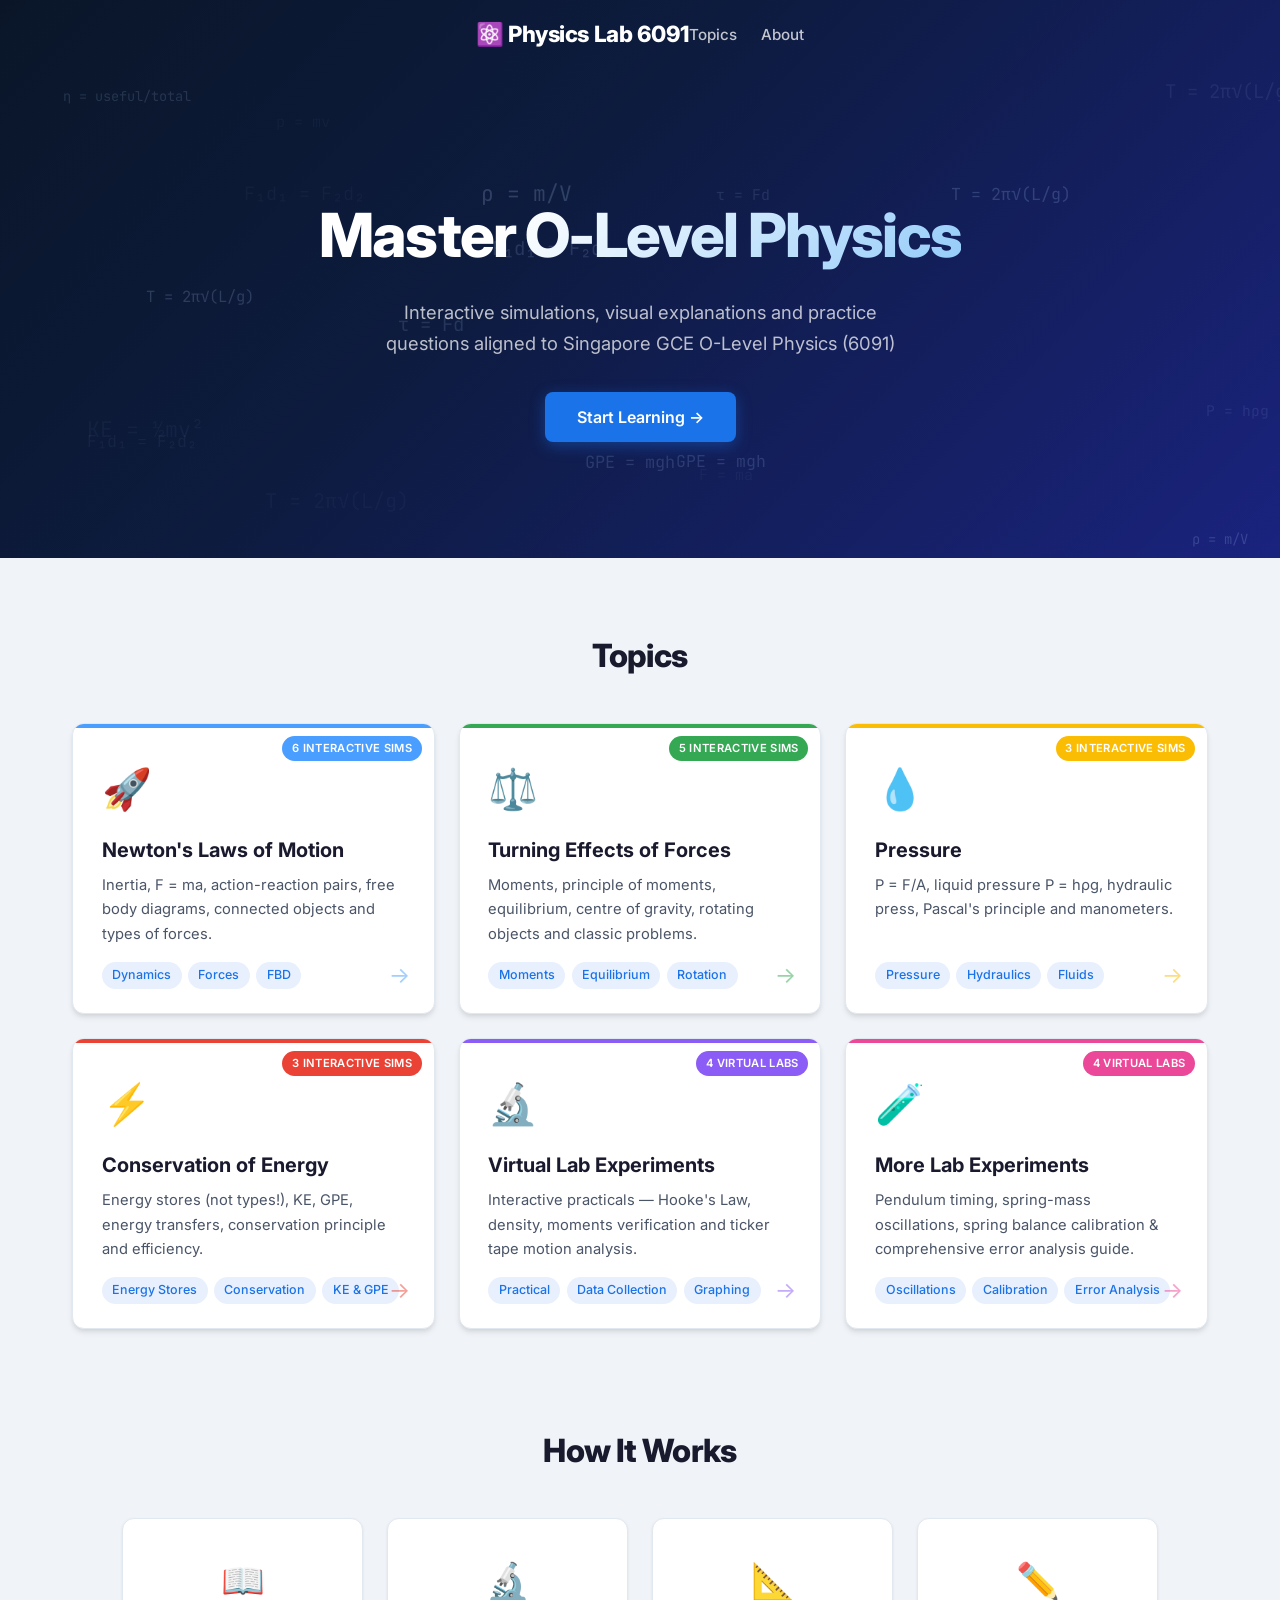
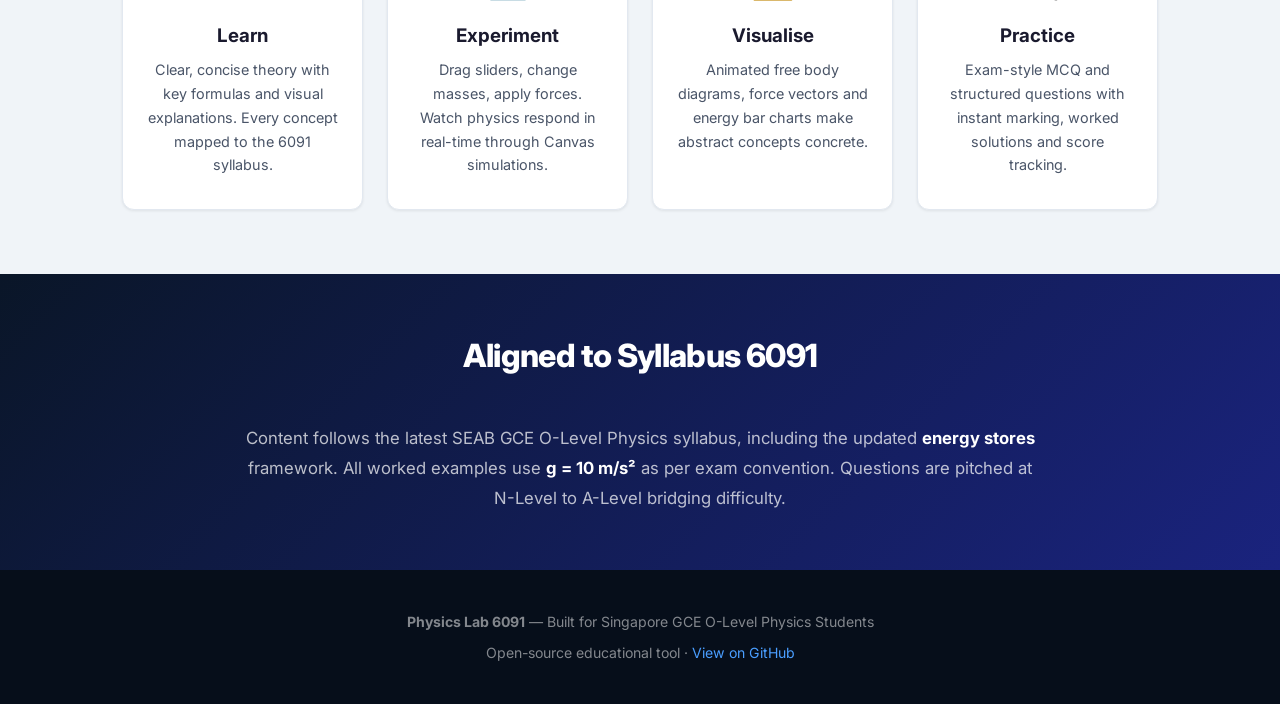
<file: index.html>
<!DOCTYPE html>
<html lang="en">
<head>
    <meta charset="UTF-8">
    <meta name="viewport" content="width=device-width, initial-scale=1.0">
    <title>Physics Lab 6091 | O-Level Physics Interactive Learning</title>
    <link rel="stylesheet" href="css/styles.css">
    <link rel="preconnect" href="https://fonts.googleapis.com">
    <link href="https://fonts.googleapis.com/css2?family=Inter:wght@300;400;500;600;700;800&family=JetBrains+Mono:wght@400;500&display=swap" rel="stylesheet">
</head>
<body>

<!-- ============ HERO ============ -->
<header class="hero">
    <nav class="navbar">
        <div class="logo">⚛️ Physics Lab 6091</div>
        <div class="nav-links">
            <a href="#topics">Topics</a>
            <a href="#about">About</a>
        </div>
    </nav>
    <canvas id="heroCanvas"></canvas>
    <div class="hero-content">
        <h1>Master O-Level Physics</h1>
        <p class="hero-subtitle">
            Interactive simulations, visual explanations and practice questions
            aligned to Singapore GCE O-Level Physics (6091)
        </p>
        <a href="#topics" class="btn btn-primary btn-glow">Start Learning →</a>
    </div>
</header>

<!-- ============ TOPICS ============ -->
<main>
<section id="topics" class="topics-section">
    <h2 class="section-title">Topics</h2>
    <div class="topics-grid">

        <a href="topics/newton-laws.html" class="topic-card" style="--card-accent:#4a9eff">
            <div class="topic-icon">🚀</div>
            <div class="topic-badge">6 interactive sims</div>
            <h3>Newton's Laws of Motion</h3>
            <p>Inertia, F = ma, action-reaction pairs, free body diagrams, connected objects and types of forces.</p>
            <div class="topic-tags">
                <span class="tag">Dynamics</span>
                <span class="tag">Forces</span>
                <span class="tag">FBD</span>
            </div>
            <div class="card-arrow">→</div>
        </a>

        <a href="topics/turning-effects.html" class="topic-card" style="--card-accent:#34a853">
            <div class="topic-icon">⚖️</div>
            <div class="topic-badge">5 interactive sims</div>
            <h3>Turning Effects of Forces</h3>
            <p>Moments, principle of moments, equilibrium, centre of gravity, rotating objects and classic problems.</p>
            <div class="topic-tags">
                <span class="tag">Moments</span>
                <span class="tag">Equilibrium</span>
                <span class="tag">Rotation</span>
            </div>
            <div class="card-arrow">→</div>
        </a>

        <a href="topics/pressure.html" class="topic-card" style="--card-accent:#fbbc04">
            <div class="topic-icon">💧</div>
            <div class="topic-badge">3 interactive sims</div>
            <h3>Pressure</h3>
            <p>P = F/A, liquid pressure P = hρg, hydraulic press, Pascal's principle and manometers.</p>
            <div class="topic-tags">
                <span class="tag">Pressure</span>
                <span class="tag">Hydraulics</span>
                <span class="tag">Fluids</span>
            </div>
            <div class="card-arrow">→</div>
        </a>

        <a href="topics/energy.html" class="topic-card" style="--card-accent:#ea4335">
            <div class="topic-icon">⚡</div>
            <div class="topic-badge">3 interactive sims</div>
            <h3>Conservation of Energy</h3>
            <p>Energy stores (not types!), KE, GPE, energy transfers, conservation principle and efficiency.</p>
            <div class="topic-tags">
                <span class="tag">Energy Stores</span>
                <span class="tag">Conservation</span>
                <span class="tag">KE &amp; GPE</span>
            </div>
            <div class="card-arrow">→</div>
        </a>

        <a href="topics/experiments.html" class="topic-card" style="--card-accent:#8b5cf6">
            <div class="topic-icon">🔬</div>
            <div class="topic-badge">4 virtual labs</div>
            <h3>Virtual Lab Experiments</h3>
            <p>Interactive practicals — Hooke's Law, density, moments verification and ticker tape motion analysis.</p>
            <div class="topic-tags">
                <span class="tag">Practical</span>
                <span class="tag">Data Collection</span>
                <span class="tag">Graphing</span>
            </div>
            <div class="card-arrow">→</div>
        </a>

        <a href="topics/experiments-2.html" class="topic-card" style="--card-accent:#ec4899">
            <div class="topic-icon">🧪</div>
            <div class="topic-badge">4 virtual labs</div>
            <h3>More Lab Experiments</h3>
            <p>Pendulum timing, spring-mass oscillations, spring balance calibration &amp; comprehensive error analysis guide.</p>
            <div class="topic-tags">
                <span class="tag">Oscillations</span>
                <span class="tag">Calibration</span>
                <span class="tag">Error Analysis</span>
            </div>
            <div class="card-arrow">→</div>
        </a>

    </div>
</section>

<!-- ============ ABOUT ============ -->
<section id="about" class="about-section">
    <h2 class="section-title">How It Works</h2>
    <div class="about-content">
        <div class="about-card">
            <div class="about-icon">📖</div>
            <h3>Learn</h3>
            <p>Clear, concise theory with key formulas and visual explanations. Every concept mapped to the 6091 syllabus.</p>
        </div>
        <div class="about-card">
            <div class="about-icon">🔬</div>
            <h3>Experiment</h3>
            <p>Drag sliders, change masses, apply forces. Watch physics respond in real-time through Canvas simulations.</p>
        </div>
        <div class="about-card">
            <div class="about-icon">📐</div>
            <h3>Visualise</h3>
            <p>Animated free body diagrams, force vectors and energy bar charts make abstract concepts concrete.</p>
        </div>
        <div class="about-card">
            <div class="about-icon">✏️</div>
            <h3>Practice</h3>
            <p>Exam-style MCQ and structured questions with instant marking, worked solutions and score tracking.</p>
        </div>
    </div>
</section>

<!-- ============ SYLLABUS ============ -->
<section class="syllabus-section">
    <div class="syllabus-inner">
        <h2 class="section-title" style="color:white">Aligned to Syllabus 6091</h2>
        <p class="syllabus-text">
            Content follows the latest SEAB GCE O-Level Physics syllabus, including the updated
            <strong>energy stores</strong> framework. All worked examples use <strong>g = 10 m/s²</strong>
            as per exam convention. Questions are pitched at N-Level to A-Level bridging difficulty.
        </p>
    </div>
</section>
</main>

<!-- ============ FOOTER ============ -->
<footer>
    <p><strong>Physics Lab 6091</strong> — Built for Singapore GCE O-Level Physics Students</p>
    <p style="margin-top:0.5rem">
        Open-source educational tool · 
        <a href="https://github.com/" target="_blank">View on GitHub</a>
    </p>
</footer>

<!-- ============ HERO ANIMATION ============ -->
<script>
(function(){
    var canvas = document.getElementById('heroCanvas');
    var ctx = canvas.getContext('2d');
    function resize(){
        canvas.width = canvas.parentElement.offsetWidth;
        canvas.height = canvas.parentElement.offsetHeight;
    }
    resize();
    window.addEventListener('resize', resize);

    var symbols = [
        'F = ma', 'p = mv', 'W = Fd', 'P = F/A',
        'τ = Fd', 'KE = ½mv²', 'GPE = mgh', 'P = hρg',
        'a = Δv/Δt', 'F₁d₁ = F₂d₂', 'η = useful/total',
        'T = 2π√(L/g)', 'F = ke', 'ρ = m/V'
    ];
    var particles = [];
    for(var i=0; i<18; i++){
        particles.push({
            x: Math.random()*(canvas.width||800),
            y: Math.random()*(canvas.height||600),
            vx: (Math.random()-0.5)*0.4,
            vy: (Math.random()-0.5)*0.3,
            text: symbols[Math.floor(Math.random()*symbols.length)],
            opacity: Math.random()*0.18+0.04,
            size: Math.random()*10+13
        });
    }
    function draw(){
        ctx.clearRect(0,0,canvas.width,canvas.height);
        for(var i=0;i<particles.length;i++){
            var p=particles[i];
            p.x+=p.vx; p.y+=p.vy;
            if(p.x<-100) p.x=canvas.width+50;
            if(p.x>canvas.width+100) p.x=-50;
            if(p.y<-30) p.y=canvas.height+20;
            if(p.y>canvas.height+30) p.y=-20;
            ctx.font=p.size+'px "JetBrains Mono",monospace';
            ctx.fillStyle='rgba(180,210,255,'+p.opacity+')';
            ctx.fillText(p.text,p.x,p.y);
        }
        requestAnimationFrame(draw);
    }
    draw();
})();
</script>

</body>
</html>
</file>
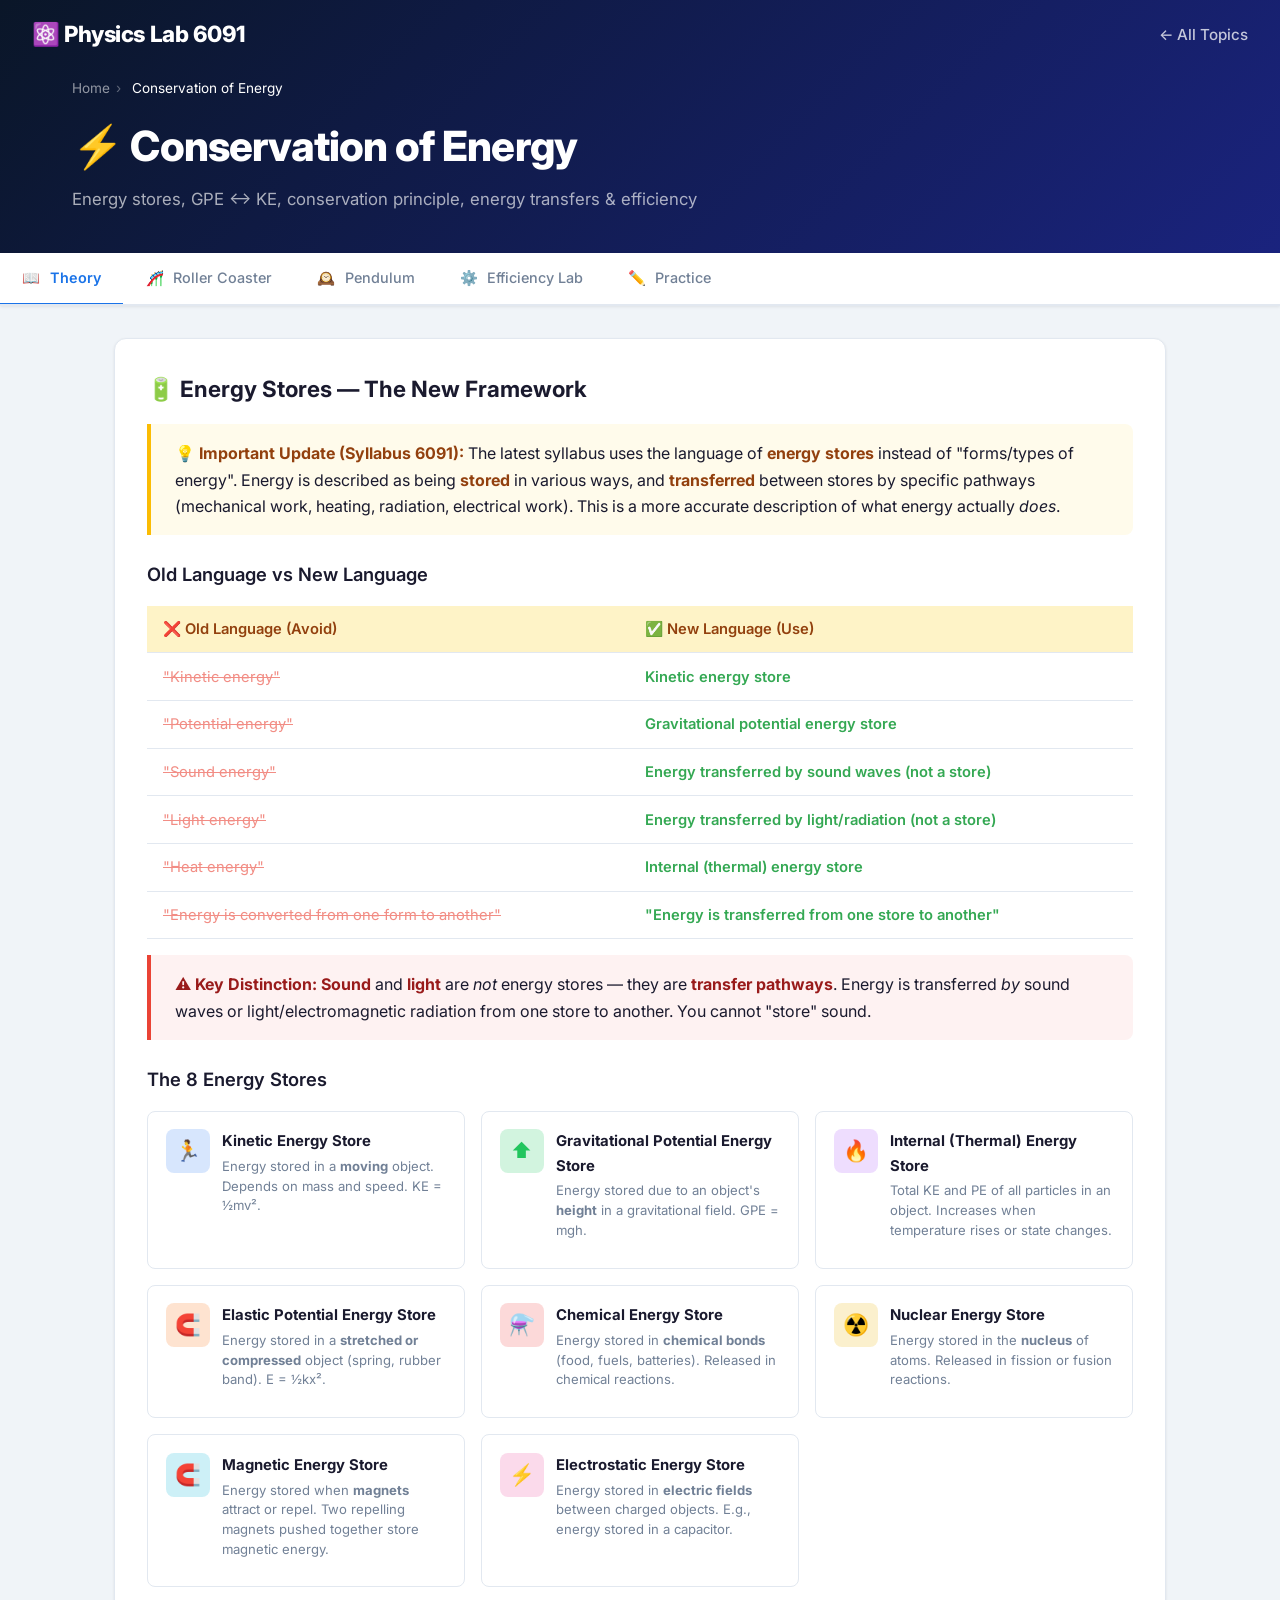
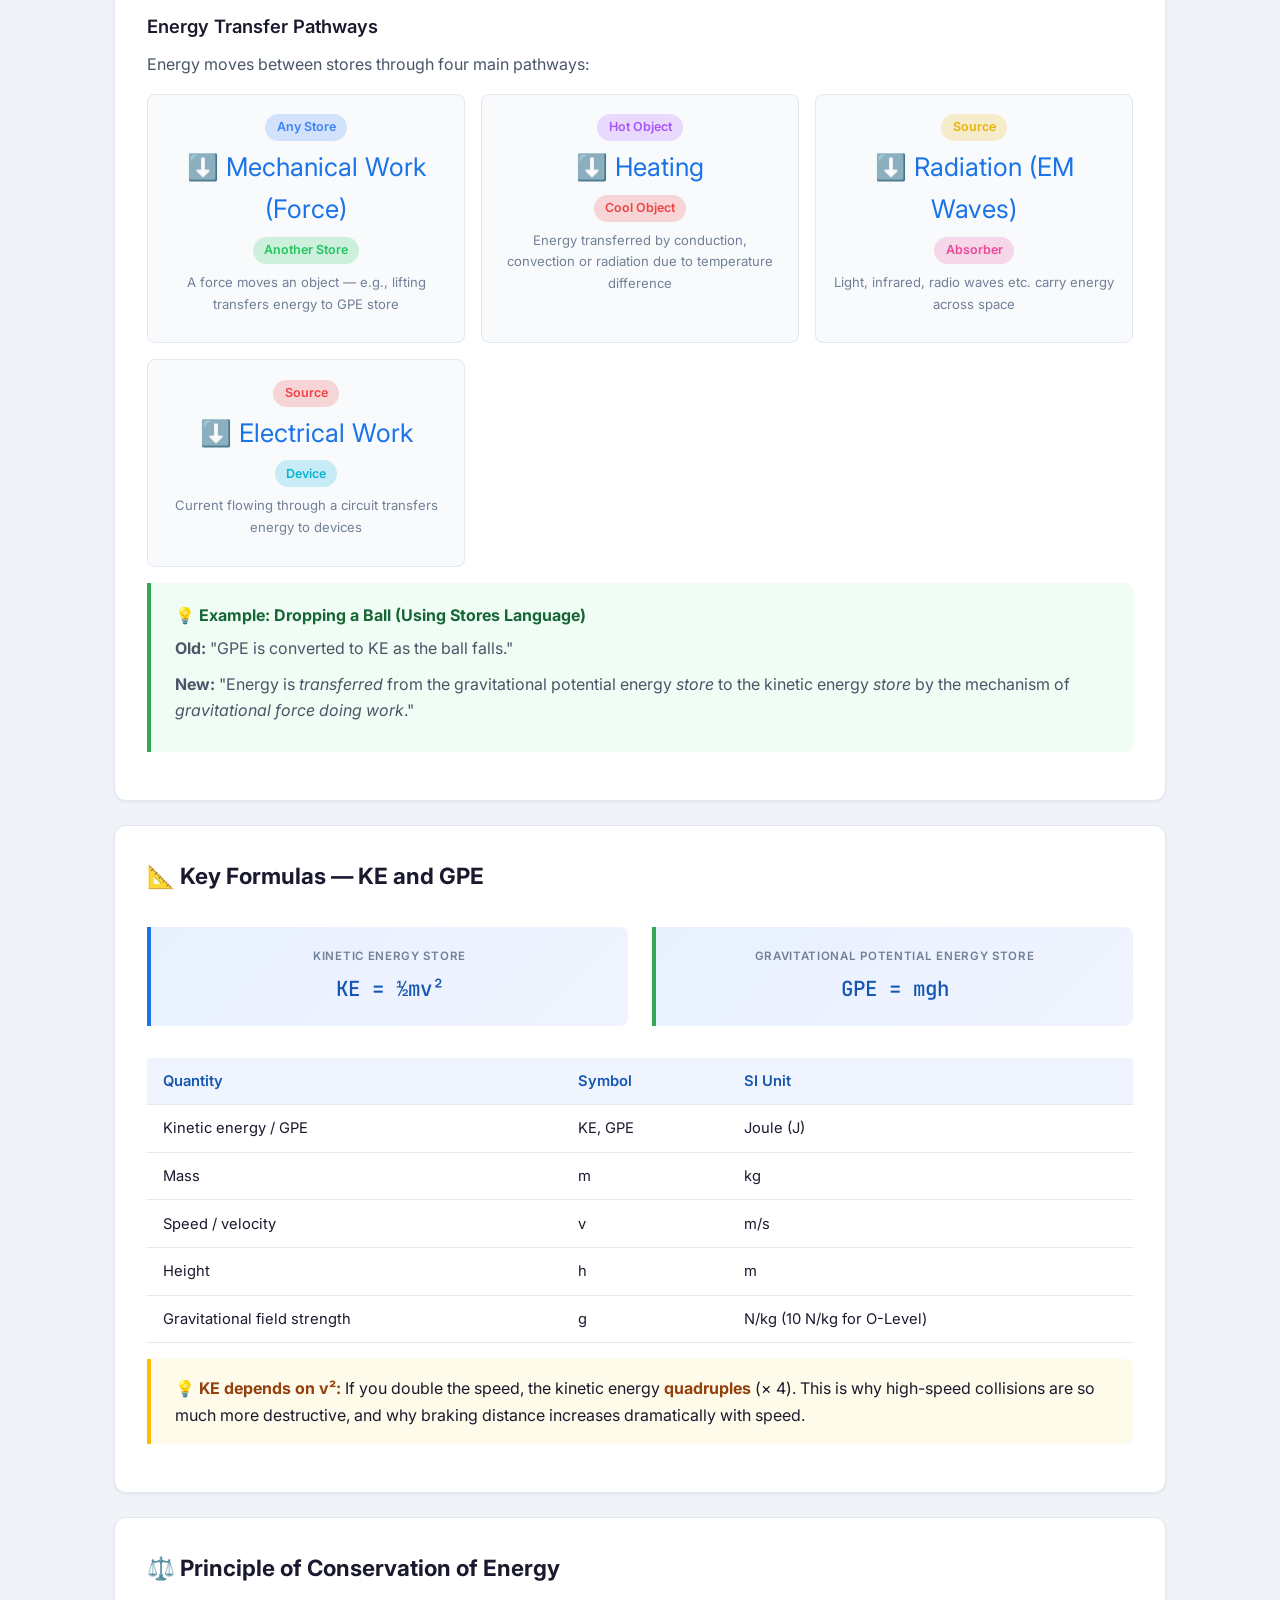
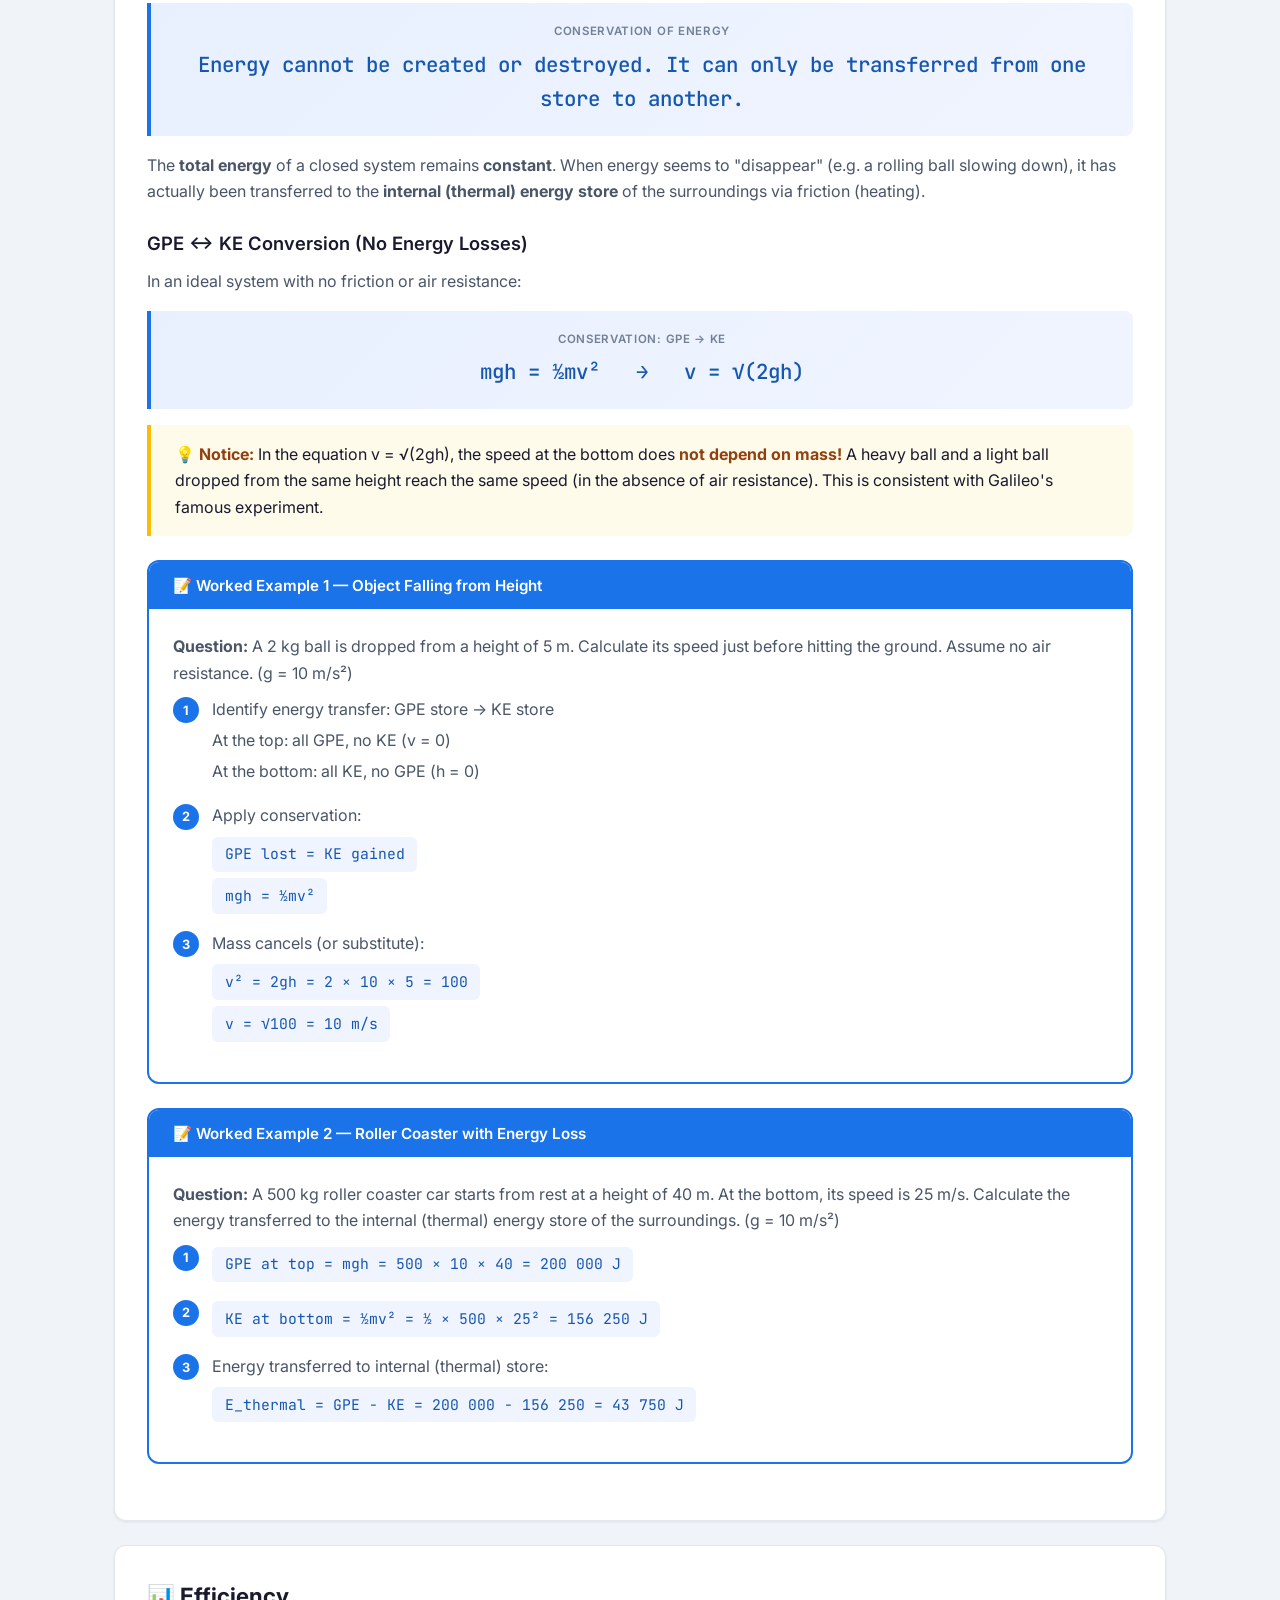
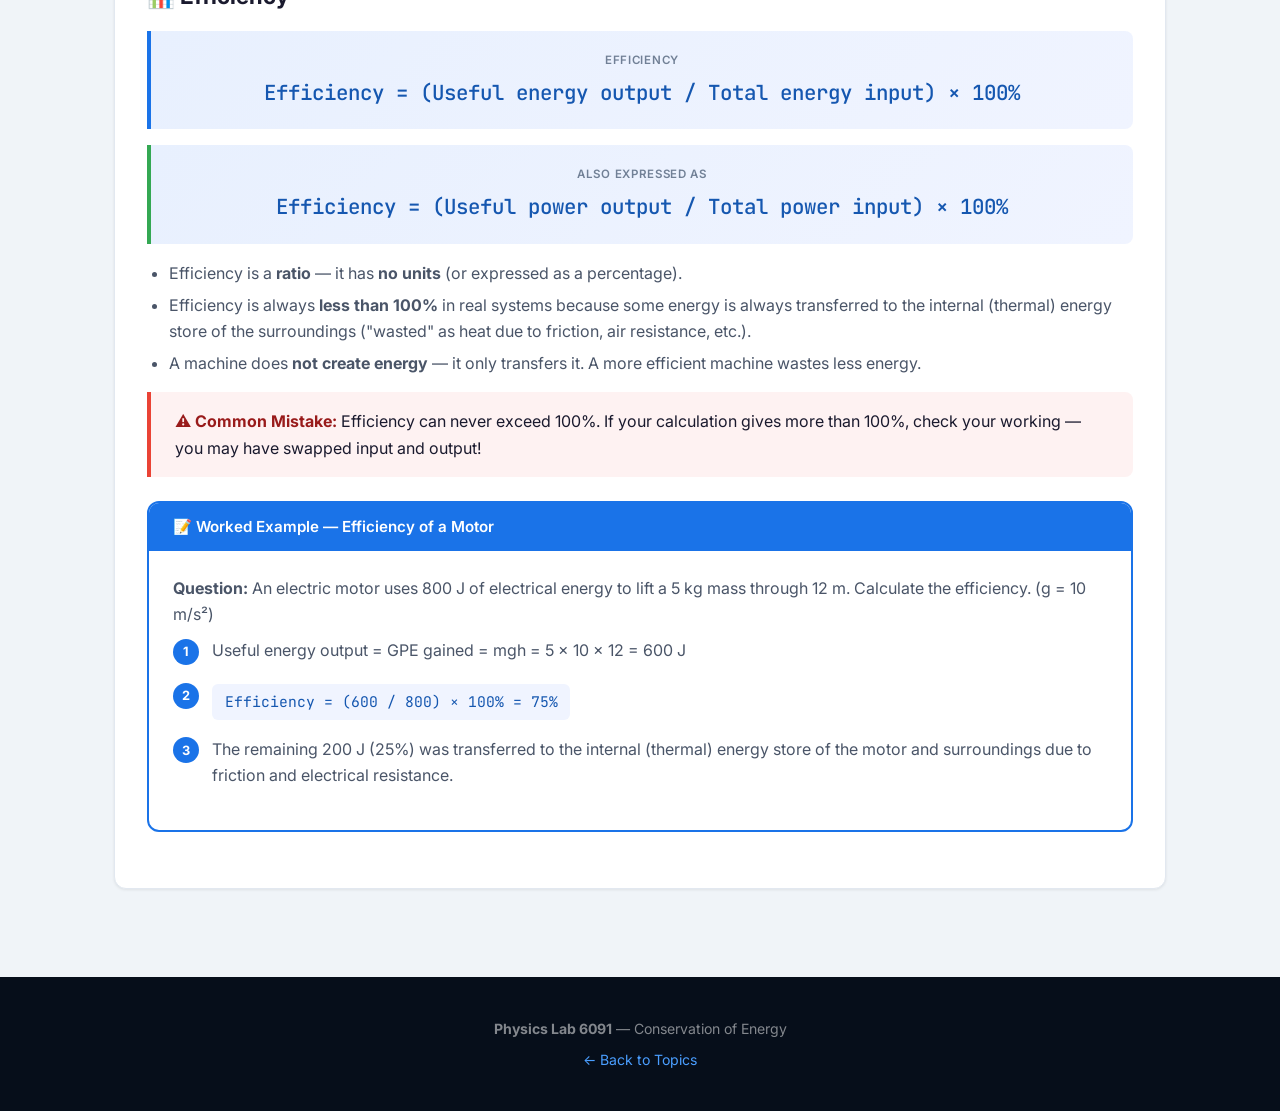
<file: topics/energy.html>
<!DOCTYPE html>
<html lang="en">
<head>
    <meta charset="UTF-8">
    <meta name="viewport" content="width=device-width, initial-scale=1.0">
    <title>Conservation of Energy | Physics Lab 6091</title>
    <link rel="stylesheet" href="../css/styles.css">
    <link href="https://fonts.googleapis.com/css2?family=Inter:wght@300;400;500;600;700;800&family=JetBrains+Mono:wght@400;500&display=swap" rel="stylesheet">
    <style>
        .sim-container canvas { aspect-ratio: 2; }
        .coaster-canvas { aspect-ratio: 16/9 !important; }
        .pendulum-canvas { aspect-ratio: 4/3 !important; }
        .efficiency-canvas { aspect-ratio: 5/3 !important; }

        .store-grid { display:grid; grid-template-columns:repeat(auto-fill,minmax(240px,1fr)); gap:1rem; margin:1rem 0; }
        .store-card {
            background:#fff; border:1px solid var(--border); border-radius:var(--radius-sm);
            padding:1.1rem; display:flex; gap:.8rem; align-items:flex-start; transition:var(--transition);
        }
        .store-card:hover { box-shadow:var(--shadow); transform:translateY(-2px); }
        .store-icon {
            width:44px; height:44px; border-radius:var(--radius-sm);
            display:flex; align-items:center; justify-content:center;
            font-size:1.3rem; flex-shrink:0;
        }
        .store-card h4 { font-size:.93rem; margin-bottom:.2rem; }
        .store-card p  { font-size:.82rem; color:var(--text-light); line-height:1.5; }

        .transfer-grid { display:grid; grid-template-columns:repeat(auto-fill,minmax(260px,1fr)); gap:1rem; margin:1rem 0; }
        .transfer-card {
            background:#f8fafc; border:1px solid var(--border); border-radius:var(--radius-sm);
            padding:1.1rem; text-align:center;
        }
        .transfer-card .transfer-arrow { font-size:1.6rem; margin:.3rem 0; color:var(--primary); }
        .transfer-card .store-tag {
            display:inline-block; padding:.2rem .7rem; border-radius:20px; font-size:.78rem; font-weight:600;
        }

        .energy-bar-legend { display:flex; flex-wrap:wrap; gap:.8rem; margin-top:.8rem; }
        .legend-item { display:flex; align-items:center; gap:.35rem; font-size:.82rem; color:rgba(255,255,255,.7); }
        .legend-dot { width:14px; height:14px; border-radius:3px; }

        .calc-display { background:rgba(0,0,0,.3); border-radius:8px; padding:1rem; margin-top:1rem; font-family:var(--font-mono); font-size:.88rem; color:rgba(255,255,255,.85); line-height:1.8; }
        .calc-display .calc-label { color:var(--primary-light); font-weight:600; }
        .calc-display .calc-val { color:#34d399; }
        .highlight-row { background:rgba(74,158,255,.15); padding:.2rem .5rem; border-radius:4px; display:inline-block; margin:.1rem 0; }

        .comparison-table { margin:1rem 0; }
        .comparison-table th { background:#fef3c7; color:#92400e; }
        .comparison-table .old { color:var(--danger); text-decoration:line-through; opacity:.6; }
        .comparison-table .new { color:var(--secondary); font-weight:600; }

        .scenario-cards { display:grid; grid-template-columns:repeat(auto-fill,minmax(180px,1fr)); gap:.7rem; margin:1rem 0; }
        .scenario-card { padding:.8rem; background:rgba(255,255,255,.05); border:2px solid rgba(255,255,255,.1); border-radius:8px; cursor:pointer; transition:all .2s; text-align:center; color:rgba(255,255,255,.7); font-size:.82rem; }
        .scenario-card:hover, .scenario-card.active { border-color:#f97316; background:rgba(249,115,22,.1); color:#fff; }
        .scenario-card .sc-icon { font-size:1.6rem; margin-bottom:.3rem; }

        .sankey-container { position:relative; margin:1rem 0; }
    </style>
</head>
<body>

<!-- ============ HEADER ============ -->
<header class="topic-header">
    <nav class="navbar">
        <a href="../index.html" class="logo" style="text-decoration:none">⚛️ Physics Lab 6091</a>
        <div class="nav-links">
            <a href="../index.html">← All Topics</a>
        </div>
    </nav>
    <div class="topic-hero">
        <div class="breadcrumb">
            <a href="../index.html">Home</a><span>›</span> Conservation of Energy
        </div>
        <h1>⚡ Conservation of Energy</h1>
        <p>Energy stores, GPE ↔ KE, conservation principle, energy transfers &amp; efficiency</p>
    </div>
</header>

<!-- ============ TAB NAV ============ -->
<div class="tab-nav" id="tabNav">
    <button class="tab-btn active" data-tab="theory"><span class="tab-emoji">📖</span> Theory</button>
    <button class="tab-btn" data-tab="coaster"><span class="tab-emoji">🎢</span> Roller Coaster</button>
    <button class="tab-btn" data-tab="pendulum"><span class="tab-emoji">🕰️</span> Pendulum</button>
    <button class="tab-btn" data-tab="efficiency"><span class="tab-emoji">⚙️</span> Efficiency Lab</button>
    <button class="tab-btn" data-tab="quiz"><span class="tab-emoji">✏️</span> Practice</button>
</div>

<!-- ============================================================
     TAB 1 — THEORY
     ============================================================ -->
<div class="tab-content active" id="tab-theory">

    <!-- ENERGY STORES (NEW FRAMEWORK) -->
    <div class="content-card">
        <h2>🔋 Energy Stores — The New Framework</h2>

        <div class="key-concept">
            <strong>💡 Important Update (Syllabus 6091):</strong> The latest syllabus uses the language of <strong>energy stores</strong> instead of "forms/types of energy". Energy is described as being <strong>stored</strong> in various ways, and <strong>transferred</strong> between stores by specific pathways (mechanical work, heating, radiation, electrical work). This is a more accurate description of what energy actually <em>does</em>.
        </div>

        <h3>Old Language vs New Language</h3>
        <div class="table-wrap comparison-table">
            <table>
                <thead><tr><th>❌ Old Language (Avoid)</th><th>✅ New Language (Use)</th></tr></thead>
                <tbody>
                    <tr><td class="old">"Kinetic energy"</td><td class="new">Kinetic energy store</td></tr>
                    <tr><td class="old">"Potential energy"</td><td class="new">Gravitational potential energy store</td></tr>
                    <tr><td class="old">"Sound energy"</td><td class="new">Energy transferred by sound waves (not a store)</td></tr>
                    <tr><td class="old">"Light energy"</td><td class="new">Energy transferred by light/radiation (not a store)</td></tr>
                    <tr><td class="old">"Heat energy"</td><td class="new">Internal (thermal) energy store</td></tr>
                    <tr><td class="old">"Energy is converted from one form to another"</td><td class="new">"Energy is transferred from one store to another"</td></tr>
                </tbody>
            </table>
        </div>

        <div class="warning-box">
            <strong>⚠️ Key Distinction:</strong> <strong>Sound</strong> and <strong>light</strong> are <em>not</em> energy stores — they are <strong>transfer pathways</strong>. Energy is transferred <em>by</em> sound waves or light/electromagnetic radiation from one store to another. You cannot "store" sound.
        </div>

        <h3>The 8 Energy Stores</h3>
        <div class="store-grid">
            <div class="store-card">
                <div class="store-icon" style="background:#3b82f633;color:#3b82f6">🏃</div>
                <div>
                    <h4>Kinetic Energy Store</h4>
                    <p>Energy stored in a <strong>moving</strong> object. Depends on mass and speed. KE = ½mv².</p>
                </div>
            </div>
            <div class="store-card">
                <div class="store-icon" style="background:#22c55e33;color:#22c55e">⬆️</div>
                <div>
                    <h4>Gravitational Potential Energy Store</h4>
                    <p>Energy stored due to an object's <strong>height</strong> in a gravitational field. GPE = mgh.</p>
                </div>
            </div>
            <div class="store-card">
                <div class="store-icon" style="background:#a855f733;color:#a855f7">🔥</div>
                <div>
                    <h4>Internal (Thermal) Energy Store</h4>
                    <p>Total KE and PE of all particles in an object. Increases when temperature rises or state changes.</p>
                </div>
            </div>
            <div class="store-card">
                <div class="store-icon" style="background:#f9731633;color:#f97316">🧲</div>
                <div>
                    <h4>Elastic Potential Energy Store</h4>
                    <p>Energy stored in a <strong>stretched or compressed</strong> object (spring, rubber band). E = ½kx².</p>
                </div>
            </div>
            <div class="store-card">
                <div class="store-icon" style="background:#ef444433;color:#ef4444">⚗️</div>
                <div>
                    <h4>Chemical Energy Store</h4>
                    <p>Energy stored in <strong>chemical bonds</strong> (food, fuels, batteries). Released in chemical reactions.</p>
                </div>
            </div>
            <div class="store-card">
                <div class="store-icon" style="background:#eab30833;color:#eab308">☢️</div>
                <div>
                    <h4>Nuclear Energy Store</h4>
                    <p>Energy stored in the <strong>nucleus</strong> of atoms. Released in fission or fusion reactions.</p>
                </div>
            </div>
            <div class="store-card">
                <div class="store-icon" style="background:#06b6d433;color:#06b6d4">🧲</div>
                <div>
                    <h4>Magnetic Energy Store</h4>
                    <p>Energy stored when <strong>magnets</strong> attract or repel. Two repelling magnets pushed together store magnetic energy.</p>
                </div>
            </div>
            <div class="store-card">
                <div class="store-icon" style="background:#ec489933;color:#ec4899">⚡</div>
                <div>
                    <h4>Electrostatic Energy Store</h4>
                    <p>Energy stored in <strong>electric fields</strong> between charged objects. E.g., energy stored in a capacitor.</p>
                </div>
            </div>
        </div>

        <h3>Energy Transfer Pathways</h3>
        <p>Energy moves between stores through four main pathways:</p>
        <div class="transfer-grid">
            <div class="transfer-card">
                <span class="store-tag" style="background:#3b82f633;color:#3b82f6">Any Store</span>
                <div class="transfer-arrow">⬇️ Mechanical Work (Force)</div>
                <span class="store-tag" style="background:#22c55e33;color:#22c55e">Another Store</span>
                <p style="font-size:.82rem;color:var(--text-light);margin-top:.5rem">A force moves an object — e.g., lifting transfers energy to GPE store</p>
            </div>
            <div class="transfer-card">
                <span class="store-tag" style="background:#a855f733;color:#a855f7">Hot Object</span>
                <div class="transfer-arrow">⬇️ Heating</div>
                <span class="store-tag" style="background:#ef444433;color:#ef4444">Cool Object</span>
                <p style="font-size:.82rem;color:var(--text-light);margin-top:.5rem">Energy transferred by conduction, convection or radiation due to temperature difference</p>
            </div>
            <div class="transfer-card">
                <span class="store-tag" style="background:#eab30833;color:#eab308">Source</span>
                <div class="transfer-arrow">⬇️ Radiation (EM Waves)</div>
                <span class="store-tag" style="background:#ec489933;color:#ec4899">Absorber</span>
                <p style="font-size:.82rem;color:var(--text-light);margin-top:.5rem">Light, infrared, radio waves etc. carry energy across space</p>
            </div>
            <div class="transfer-card">
                <span class="store-tag" style="background:#ef444433;color:#ef4444">Source</span>
                <div class="transfer-arrow">⬇️ Electrical Work</div>
                <span class="store-tag" style="background:#06b6d433;color:#06b6d4">Device</span>
                <p style="font-size:.82rem;color:var(--text-light);margin-top:.5rem">Current flowing through a circuit transfers energy to devices</p>
            </div>
        </div>

        <div class="example-box">
            <h4>💡 Example: Dropping a Ball (Using Stores Language)</h4>
            <p><strong>Old:</strong> "GPE is converted to KE as the ball falls."</p>
            <p><strong>New:</strong> "Energy is <em>transferred</em> from the gravitational potential energy <em>store</em> to the kinetic energy <em>store</em> by the mechanism of <em>gravitational force doing work</em>."</p>
        </div>
    </div>

    <!-- KE AND GPE FORMULAS -->
    <div class="content-card">
        <h2>📐 Key Formulas — KE and GPE</h2>

        <div class="two-col">
            <div class="formula-box">
                <span class="formula-label">Kinetic Energy Store</span>
                <span class="formula">KE = ½mv²</span>
            </div>
            <div class="formula-box" style="border-left-color:var(--secondary)">
                <span class="formula-label">Gravitational Potential Energy Store</span>
                <span class="formula">GPE = mgh</span>
            </div>
        </div>

        <div class="table-wrap" style="margin-top:1rem">
            <table>
                <thead><tr><th>Quantity</th><th>Symbol</th><th>SI Unit</th></tr></thead>
                <tbody>
                    <tr><td>Kinetic energy / GPE</td><td>KE, GPE</td><td>Joule (J)</td></tr>
                    <tr><td>Mass</td><td>m</td><td>kg</td></tr>
                    <tr><td>Speed / velocity</td><td>v</td><td>m/s</td></tr>
                    <tr><td>Height</td><td>h</td><td>m</td></tr>
                    <tr><td>Gravitational field strength</td><td>g</td><td>N/kg (10 N/kg for O-Level)</td></tr>
                </tbody>
            </table>
        </div>

        <div class="key-concept">
            <strong>💡 KE depends on v²:</strong> If you double the speed, the kinetic energy <strong>quadruples</strong> (× 4). This is why high-speed collisions are so much more destructive, and why braking distance increases dramatically with speed.
        </div>
    </div>

    <!-- CONSERVATION PRINCIPLE -->
    <div class="content-card">
        <h2>⚖️ Principle of Conservation of Energy</h2>

        <div class="formula-box">
            <span class="formula-label">Conservation of Energy</span>
            <span class="formula">Energy cannot be created or destroyed. It can only be transferred from one store to another.</span>
        </div>

        <p>The <strong>total energy</strong> of a closed system remains <strong>constant</strong>. When energy seems to "disappear" (e.g. a rolling ball slowing down), it has actually been transferred to the <strong>internal (thermal) energy store</strong> of the surroundings via friction (heating).</p>

        <h3>GPE ↔ KE Conversion (No Energy Losses)</h3>
        <p>In an ideal system with no friction or air resistance:</p>
        <div class="formula-box">
            <span class="formula-label">Conservation: GPE → KE</span>
            <span class="formula">mgh = ½mv² &nbsp;&nbsp;→&nbsp;&nbsp; v = √(2gh)</span>
        </div>

        <div class="key-concept">
            <strong>💡 Notice:</strong> In the equation v = √(2gh), the speed at the bottom does <strong>not depend on mass!</strong> A heavy ball and a light ball dropped from the same height reach the same speed (in the absence of air resistance). This is consistent with Galileo's famous experiment.
        </div>

        <div class="worked-example">
            <div class="worked-example-header">📝 Worked Example 1 — Object Falling from Height</div>
            <div class="worked-example-body">
                <p><strong>Question:</strong> A 2 kg ball is dropped from a height of 5 m. Calculate its speed just before hitting the ground. Assume no air resistance. (g = 10 m/s²)</p>
                <div class="step">
                    <div class="step-number">1</div>
                    <div class="step-content">
                        <p>Identify energy transfer: GPE store → KE store</p>
                        <p>At the top: all GPE, no KE (v = 0)</p>
                        <p>At the bottom: all KE, no GPE (h = 0)</p>
                    </div>
                </div>
                <div class="step">
                    <div class="step-number">2</div>
                    <div class="step-content">
                        <p>Apply conservation:</p>
                        <span class="math">GPE lost = KE gained</span><br>
                        <span class="math">mgh = ½mv²</span>
                    </div>
                </div>
                <div class="step">
                    <div class="step-number">3</div>
                    <div class="step-content">
                        <p>Mass cancels (or substitute):</p>
                        <span class="math">v² = 2gh = 2 × 10 × 5 = 100</span><br>
                        <span class="math">v = √100 = 10 m/s</span>
                    </div>
                </div>
            </div>
        </div>

        <div class="worked-example">
            <div class="worked-example-header">📝 Worked Example 2 — Roller Coaster with Energy Loss</div>
            <div class="worked-example-body">
                <p><strong>Question:</strong> A 500 kg roller coaster car starts from rest at a height of 40 m. At the bottom, its speed is 25 m/s. Calculate the energy transferred to the internal (thermal) energy store of the surroundings. (g = 10 m/s²)</p>
                <div class="step">
                    <div class="step-number">1</div>
                    <div class="step-content">
                        <span class="math">GPE at top = mgh = 500 × 10 × 40 = 200 000 J</span>
                    </div>
                </div>
                <div class="step">
                    <div class="step-number">2</div>
                    <div class="step-content">
                        <span class="math">KE at bottom = ½mv² = ½ × 500 × 25² = 156 250 J</span>
                    </div>
                </div>
                <div class="step">
                    <div class="step-number">3</div>
                    <div class="step-content">
                        <p>Energy transferred to internal (thermal) store:</p>
                        <span class="math">E_thermal = GPE − KE = 200 000 − 156 250 = 43 750 J</span>
                    </div>
                </div>
            </div>
        </div>
    </div>

    <!-- EFFICIENCY -->
    <div class="content-card">
        <h2>📊 Efficiency</h2>

        <div class="formula-box">
            <span class="formula-label">Efficiency</span>
            <span class="formula">Efficiency = (Useful energy output / Total energy input) × 100%</span>
        </div>

        <div class="formula-box" style="margin-top:.5rem;border-left-color:var(--secondary)">
            <span class="formula-label">Also expressed as</span>
            <span class="formula">Efficiency = (Useful power output / Total power input) × 100%</span>
        </div>

        <ul>
            <li>Efficiency is a <strong>ratio</strong> — it has <strong>no units</strong> (or expressed as a percentage).</li>
            <li>Efficiency is always <strong>less than 100%</strong> in real systems because some energy is always transferred to the internal (thermal) energy store of the surroundings ("wasted" as heat due to friction, air resistance, etc.).</li>
            <li>A machine does <strong>not create energy</strong> — it only transfers it. A more efficient machine wastes less energy.</li>
        </ul>

        <div class="warning-box">
            <strong>⚠️ Common Mistake:</strong> Efficiency can never exceed 100%. If your calculation gives more than 100%, check your working — you may have swapped input and output!
        </div>

        <div class="worked-example">
            <div class="worked-example-header">📝 Worked Example — Efficiency of a Motor</div>
            <div class="worked-example-body">
                <p><strong>Question:</strong> An electric motor uses 800 J of electrical energy to lift a 5 kg mass through 12 m. Calculate the efficiency. (g = 10 m/s²)</p>
                <div class="step">
                    <div class="step-number">1</div>
                    <div class="step-content">
                        <p>Useful energy output = GPE gained = mgh = 5 × 10 × 12 = 600 J</p>
                    </div>
                </div>
                <div class="step">
                    <div class="step-number">2</div>
                    <div class="step-content">
                        <span class="math">Efficiency = (600 / 800) × 100% = 75%</span>
                    </div>
                </div>
                <div class="step">
                    <div class="step-number">3</div>
                    <div class="step-content">
                        <p>The remaining 200 J (25%) was transferred to the internal (thermal) energy store of the motor and surroundings due to friction and electrical resistance.</p>
                    </div>
                </div>
            </div>
        </div>
    </div>
</div>

<!-- ============================================================
     TAB 2 — ROLLER COASTER SIMULATION
     ============================================================ -->
<div class="tab-content" id="tab-coaster">
    <div class="content-card">
        <h2>🎢 Roller Coaster Energy Simulator</h2>
        <p>Watch a car ride a track with hills. Energy bars show how GPE and KE change in real-time. The total energy stays constant (or decreases with friction). Adjust mass, starting height, and friction to explore energy conservation.</p>
    </div>

    <div class="sim-container">
        <canvas id="coasterCanvas" width="800" height="480" class="coaster-canvas"></canvas>

        <div class="energy-bar-legend">
            <div class="legend-item"><div class="legend-dot" style="background:#22c55e"></div>GPE Store</div>
            <div class="legend-item"><div class="legend-dot" style="background:#3b82f6"></div>KE Store</div>
            <div class="legend-item"><div class="legend-dot" style="background:#ef4444"></div>Internal (Thermal) Store</div>
            <div class="legend-item"><div class="legend-dot" style="background:rgba(255,255,255,.2)"></div>Total Energy</div>
        </div>

        <div class="sim-controls">
            <div class="sim-control-group">
                <label>Mass: <span id="coasterMassVal" class="value-display">2 kg</span></label>
                <input type="range" id="coasterMass" min="0.5" max="10" value="2" step="0.5">
            </div>
            <div class="sim-control-group">
                <label>Start height: <span id="coasterH0Val" class="value-display">10 m</span></label>
                <input type="range" id="coasterH0" min="2" max="20" value="10" step="0.5">
            </div>
            <div class="sim-control-group">
                <label>Friction: <span id="coasterFricVal" class="value-display">0%</span></label>
                <input type="range" id="coasterFric" min="0" max="30" value="0" step="1">
            </div>
            <button class="sim-btn sim-btn-play" id="coasterPlay">▶ Play</button>
            <button class="sim-btn sim-btn-reset" id="coasterReset">↺ Reset</button>
        </div>

        <div class="calc-display" id="coasterCalc"></div>
    </div>
</div>

<!-- ============================================================
     TAB 3 — PENDULUM SIMULATION
     ============================================================ -->
<div class="tab-content" id="tab-pendulum">
    <div class="content-card">
        <h2>🕰️ Pendulum — GPE ↔ KE Exchange</h2>
        <p>A pendulum is a beautiful demonstration of continuous energy transfer between the GPE store and KE store. At the highest points, energy is entirely in the GPE store; at the lowest point, it is entirely in the KE store.</p>
    </div>

    <div class="sim-container">
        <canvas id="pendulumCanvas" width="800" height="550" class="pendulum-canvas"></canvas>

        <div class="energy-bar-legend">
            <div class="legend-item"><div class="legend-dot" style="background:#22c55e"></div>GPE Store</div>
            <div class="legend-item"><div class="legend-dot" style="background:#3b82f6"></div>KE Store</div>
            <div class="legend-item"><div class="legend-dot" style="background:#ef4444"></div>Thermal (friction)</div>
        </div>

        <div class="sim-controls">
            <div class="sim-control-group">
                <label>String length: <span id="pendLenVal" class="value-display">3 m</span></label>
                <input type="range" id="pendLen" min="1" max="5" value="3" step="0.1">
            </div>
            <div class="sim-control-group">
                <label>Bob mass: <span id="pendMassVal" class="value-display">1 kg</span></label>
                <input type="range" id="pendMass" min="0.5" max="5" value="1" step="0.5">
            </div>
            <div class="sim-control-group">
                <label>Release angle: <span id="pendAngleVal" class="value-display">45°</span></label>
                <input type="range" id="pendAngle" min="10" max="80" value="45" step="1">
            </div>
            <div class="sim-control-group">
                <label>Damping: <span id="pendDampVal" class="value-display">0%</span></label>
                <input type="range" id="pendDamp" min="0" max="20" value="0" step="1">
            </div>
            <button class="sim-btn sim-btn-play" id="pendPlay">▶ Play</button>
            <button class="sim-btn sim-btn-reset" id="pendReset">↺ Reset</button>
        </div>

        <div class="calc-display" id="pendCalc"></div>
    </div>
</div>

<!-- ============================================================
     TAB 4 — EFFICIENCY LAB
     ============================================================ -->
<div class="tab-content" id="tab-efficiency">
    <div class="content-card">
        <h2>⚙️ Efficiency Calculator &amp; Sankey Diagrams</h2>
        <p>Choose a scenario and adjust the parameters to explore efficiency. Watch the Sankey diagram update to show how energy splits between useful and wasted stores.</p>
    </div>

    <div class="sim-container">
        <div class="scenario-cards" id="effScenarios">
            <div class="scenario-card active" data-scenario="motor">
                <div class="sc-icon">🔌</div>
                Electric Motor
            </div>
            <div class="scenario-card" data-scenario="bulb">
                <div class="sc-icon">💡</div>
                Light Bulb
            </div>
            <div class="scenario-card" data-scenario="car">
                <div class="sc-icon">🚗</div>
                Car Engine
            </div>
            <div class="scenario-card" data-scenario="custom">
                <div class="sc-icon">🎛️</div>
                Custom
            </div>
        </div>

        <canvas id="effCanvas" width="800" height="480" class="efficiency-canvas"></canvas>

        <div class="sim-controls" id="effControls">
            <div class="sim-control-group">
                <label>Input energy (J): <span id="effInputVal" class="value-display">1000 J</span></label>
                <input type="range" id="effInput" min="100" max="10000" value="1000" step="50">
            </div>
            <div class="sim-control-group">
                <label>Efficiency (%): <span id="effPctVal" class="value-display">75%</span></label>
                <input type="range" id="effPct" min="1" max="99" value="75" step="1">
            </div>
        </div>

        <div class="calc-display" id="effCalc"></div>
    </div>
</div>

<!-- ============================================================
     TAB 5 — PRACTICE QUIZ
     ============================================================ -->
<div class="tab-content" id="tab-quiz">
    <div class="content-card">
        <h2>✏️ Practice Questions — Energy</h2>
        <p>10 exam-style questions testing energy stores, GPE/KE calculations, conservation and efficiency.</p>
    </div>

    <div class="quiz-container" id="quizContainer">

        <div class="quiz-question" id="q1">
            <h4><span class="question-number">1</span> According to the energy stores model, which of the following is NOT an energy store?</h4>
            <div class="quiz-options">
                <label class="quiz-option"><input type="radio" name="q1" value="a"> A. Kinetic energy store</label>
                <label class="quiz-option"><input type="radio" name="q1" value="b"> B. Sound energy store</label>
                <label class="quiz-option"><input type="radio" name="q1" value="c"> C. Chemical energy store</label>
                <label class="quiz-option"><input type="radio" name="q1" value="d"> D. Elastic potential energy store</label>
            </div>
            <button class="check-btn" onclick="checkAnswer('q1','b')">Check Answer</button>
            <div class="quiz-feedback" id="q1-feedback"></div>
        </div>

        <div class="quiz-question" id="q2">
            <h4><span class="question-number">2</span> A 3 kg object moves at 4 m/s. What is its kinetic energy?</h4>
            <div class="quiz-options">
                <label class="quiz-option"><input type="radio" name="q2" value="a"> A. 12 J</label>
                <label class="quiz-option"><input type="radio" name="q2" value="b"> B. 24 J</label>
                <label class="quiz-option"><input type="radio" name="q2" value="c"> C. 48 J</label>
                <label class="quiz-option"><input type="radio" name="q2" value="d"> D. 6 J</label>
            </div>
            <button class="check-btn" onclick="checkAnswer('q2','b')">Check Answer</button>
            <div class="quiz-feedback" id="q2-feedback"></div>
        </div>

        <div class="quiz-question" id="q3">
            <h4><span class="question-number">3</span> A stone of mass 0.5 kg is at a height of 8 m above the ground. What is its GPE? (g = 10 m/s²)</h4>
            <div class="quiz-options">
                <label class="quiz-option"><input type="radio" name="q3" value="a"> A. 4 J</label>
                <label class="quiz-option"><input type="radio" name="q3" value="b"> B. 40 J</label>
                <label class="quiz-option"><input type="radio" name="q3" value="c"> C. 80 J</label>
                <label class="quiz-option"><input type="radio" name="q3" value="d"> D. 400 J</label>
            </div>
            <button class="check-btn" onclick="checkAnswer('q3','b')">Check Answer</button>
            <div class="quiz-feedback" id="q3-feedback"></div>
        </div>

        <div class="quiz-question" id="q4">
            <h4><span class="question-number">4</span> A ball is dropped from 20 m. What is its speed just before hitting the ground? (g = 10 m/s², no air resistance)</h4>
            <div class="quiz-options">
                <label class="quiz-option"><input type="radio" name="q4" value="a"> A. 10 m/s</label>
                <label class="quiz-option"><input type="radio" name="q4" value="b"> B. 14 m/s</label>
                <label class="quiz-option"><input type="radio" name="q4" value="c"> C. 20 m/s</label>
                <label class="quiz-option"><input type="radio" name="q4" value="d"> D. 200 m/s</label>
            </div>
            <button class="check-btn" onclick="checkAnswer('q4','c')">Check Answer</button>
            <div class="quiz-feedback" id="q4-feedback"></div>
        </div>

        <div class="quiz-question" id="q5">
            <h4><span class="question-number">5</span> If the speed of a car doubles, its kinetic energy:</h4>
            <div class="quiz-options">
                <label class="quiz-option"><input type="radio" name="q5" value="a"> A. Doubles</label>
                <label class="quiz-option"><input type="radio" name="q5" value="b"> B. Triples</label>
                <label class="quiz-option"><input type="radio" name="q5" value="c"> C. Quadruples (×4)</label>
                <label class="quiz-option"><input type="radio" name="q5" value="d"> D. Halves</label>
            </div>
            <button class="check-btn" onclick="checkAnswer('q5','c')">Check Answer</button>
            <div class="quiz-feedback" id="q5-feedback"></div>
        </div>

        <div class="quiz-question" id="q6">
            <h4><span class="question-number">6</span> The principle of conservation of energy states that energy:</h4>
            <div class="quiz-options">
                <label class="quiz-option"><input type="radio" name="q6" value="a"> A. Is always lost to heat</label>
                <label class="quiz-option"><input type="radio" name="q6" value="b"> B. Can be created by efficient machines</label>
                <label class="quiz-option"><input type="radio" name="q6" value="c"> C. Cannot be created or destroyed, only transferred between stores</label>
                <label class="quiz-option"><input type="radio" name="q6" value="d"> D. Increases over time in a closed system</label>
            </div>
            <button class="check-btn" onclick="checkAnswer('q6','c')">Check Answer</button>
            <div class="quiz-feedback" id="q6-feedback"></div>
        </div>

        <div class="quiz-question" id="q7">
            <h4><span class="question-number">7</span> A motor uses 500 J of energy to lift a load, and 400 J is transferred to the GPE store. What is the efficiency?</h4>
            <div class="quiz-options">
                <label class="quiz-option"><input type="radio" name="q7" value="a"> A. 20%</label>
                <label class="quiz-option"><input type="radio" name="q7" value="b"> B. 80%</label>
                <label class="quiz-option"><input type="radio" name="q7" value="c"> C. 125%</label>
                <label class="quiz-option"><input type="radio" name="q7" value="d"> D. 90%</label>
            </div>
            <button class="check-btn" onclick="checkAnswer('q7','b')">Check Answer</button>
            <div class="quiz-feedback" id="q7-feedback"></div>
        </div>

        <div class="quiz-question" id="q8">
            <h4><span class="question-number">8</span> When a ball bounces and rises to a lower height than it was dropped from, the "missing" energy has been transferred to:</h4>
            <div class="quiz-options">
                <label class="quiz-option"><input type="radio" name="q8" value="a"> A. The gravitational potential energy store</label>
                <label class="quiz-option"><input type="radio" name="q8" value="b"> B. The kinetic energy store</label>
                <label class="quiz-option"><input type="radio" name="q8" value="c"> C. The internal (thermal) energy store of the ball and ground</label>
                <label class="quiz-option"><input type="radio" name="q8" value="d"> D. Nowhere — the energy has been destroyed</label>
            </div>
            <button class="check-btn" onclick="checkAnswer('q8','c')">Check Answer</button>
            <div class="quiz-feedback" id="q8-feedback"></div>
        </div>

        <div class="quiz-question" id="q9">
            <h4><span class="question-number">9</span> A pendulum swings from its highest point. At which position is the energy in the kinetic energy store at a maximum?</h4>
            <div class="quiz-options">
                <label class="quiz-option"><input type="radio" name="q9" value="a"> A. At the highest point on either side</label>
                <label class="quiz-option"><input type="radio" name="q9" value="b"> B. At the lowest point (centre)</label>
                <label class="quiz-option"><input type="radio" name="q9" value="c"> C. Halfway between highest and lowest</label>
                <label class="quiz-option"><input type="radio" name="q9" value="d"> D. KE is constant throughout the swing</label>
            </div>
            <button class="check-btn" onclick="checkAnswer('q9','b')">Check Answer</button>
            <div class="quiz-feedback" id="q9-feedback"></div>
        </div>

        <div class="quiz-question" id="q10">
            <h4><span class="question-number">10</span> Two objects, A (1 kg) and B (2 kg), are dropped from the same height of 5 m. Assuming no air resistance, which statement is correct?</h4>
            <div class="quiz-options">
                <label class="quiz-option"><input type="radio" name="q10" value="a"> A. A reaches the ground with a higher speed than B</label>
                <label class="quiz-option"><input type="radio" name="q10" value="b"> B. B reaches the ground with a higher speed than A</label>
                <label class="quiz-option"><input type="radio" name="q10" value="c"> C. Both reach the ground with the same speed</label>
                <label class="quiz-option"><input type="radio" name="q10" value="d"> D. Both reach the ground with the same KE</label>
            </div>
            <button class="check-btn" onclick="checkAnswer('q10','c')">Check Answer</button>
            <div class="quiz-feedback" id="q10-feedback"></div>
        </div>

    </div>

    <div class="quiz-score" id="quizScore" style="display:none">
        <div class="score-number" id="scoreNum">0 / 10</div>
        <p style="margin-top:.5rem;color:var(--text-secondary)" id="scoreMsg"></p>
        <button class="btn btn-primary" style="margin-top:1rem" onclick="resetQuiz()">Try Again</button>
    </div>
</div>

<!-- ============ FOOTER ============ -->
<footer>
    <p><strong>Physics Lab 6091</strong> — Conservation of Energy</p>
    <p style="margin-top:.5rem"><a href="../index.html">← Back to Topics</a></p>
</footer>

<a href="#" class="back-to-top" id="btt">↑</a>

<!-- ============================================================
     JAVASCRIPT
     ============================================================ -->
<script>
const G = 10;

// ===================== UTILITIES =====================
function drawArrow(ctx,x1,y1,x2,y2,color,lw=3){
    const dx=x2-x1,dy=y2-y1,len=Math.sqrt(dx*dx+dy*dy);
    if(len<2)return;const a=Math.atan2(dy,dx),hl=Math.min(14,len*.35);
    ctx.save();ctx.strokeStyle=color;ctx.fillStyle=color;ctx.lineWidth=lw;ctx.lineCap='round';
    ctx.beginPath();ctx.moveTo(x1,y1);ctx.lineTo(x2,y2);ctx.stroke();
    ctx.beginPath();ctx.moveTo(x2,y2);
    ctx.lineTo(x2-hl*Math.cos(a-Math.PI/7),y2-hl*Math.sin(a-Math.PI/7));
    ctx.lineTo(x2-hl*Math.cos(a+Math.PI/7),y2-hl*Math.sin(a+Math.PI/7));
    ctx.closePath();ctx.fill();ctx.restore();
}
function drawLabel(ctx,text,x,y,color,align='center',size=13){
    ctx.save();ctx.font=`600 ${size}px Inter,sans-serif`;ctx.fillStyle=color;
    ctx.textAlign=align;ctx.textBaseline='middle';ctx.fillText(text,x,y);ctx.restore();
}
function clearCanvas(ctx,c){
    const g=ctx.createLinearGradient(0,0,0,c.height);
    g.addColorStop(0,'#0f172a');g.addColorStop(1,'#1e293b');
    ctx.fillStyle=g;ctx.fillRect(0,0,c.width,c.height);
}
function drawEnergyBars(ctx, gpe, ke, thermal, total, x, y, w, h){
    const barW = w;
    // Background
    ctx.save();
    ctx.fillStyle='rgba(255,255,255,.08)';
    ctx.fillRect(x, y, barW, h);
    // Stacked bars
    const gpeFrac = total>0 ? gpe/total : 0;
    const keFrac = total>0 ? ke/total : 0;
    const thFrac = total>0 ? thermal/total : 0;
    let cx = x;
    ctx.fillStyle='#22c55e';
    ctx.fillRect(cx, y, barW*gpeFrac, h);
    cx += barW*gpeFrac;
    ctx.fillStyle='#3b82f6';
    ctx.fillRect(cx, y, barW*keFrac, h);
    cx += barW*keFrac;
    ctx.fillStyle='#ef4444';
    ctx.fillRect(cx, y, barW*thFrac, h);
    // Border
    ctx.strokeStyle='rgba(255,255,255,.15)';
    ctx.lineWidth=1;
    ctx.strokeRect(x, y, barW, h);
    ctx.restore();
}

// ===================== TAB SYSTEM =====================
document.querySelectorAll('.tab-btn').forEach(btn=>{
    btn.addEventListener('click',()=>{
        document.querySelectorAll('.tab-btn').forEach(b=>b.classList.remove('active'));
        document.querySelectorAll('.tab-content').forEach(c=>c.classList.remove('active'));
        btn.classList.add('active');
        document.getElementById('tab-'+btn.dataset.tab).classList.add('active');
        if(btn.dataset.tab==='coaster') coasterDraw();
        if(btn.dataset.tab==='pendulum') pendDraw();
        if(btn.dataset.tab==='efficiency') effDraw();
    });
});
const btt=document.getElementById('btt');
window.addEventListener('scroll',()=>btt.classList.toggle('visible',window.scrollY>400));


// ============================================================
//  SIMULATION 1 — ROLLER COASTER
// ============================================================
(()=>{
    const canvas=document.getElementById('coasterCanvas');
    const ctx=canvas.getContext('2d');
    const calcDiv=document.getElementById('coasterCalc');

    let mass=2, h0=10, fricPct=0;
    let running=false, animId=null;
    let t=0; // parameter along track

    // Track profile: x in [0,1], returns height fraction
    function trackH(x){
        // Start high, dip, second hill (lower), dip, small hill, flat end
        if(x<0.05) return 1; // start platform
        if(x<0.20) return 1 - ((x-0.05)/0.15) * 1; // down to 0
        if(x<0.30) return 0 + ((x-0.20)/0.10) * 0.65; // up to 0.65
        if(x<0.45) return 0.65 - ((x-0.30)/0.15) * 0.65; // down to 0
        if(x<0.55) return 0 + ((x-0.45)/0.10) * 0.35; // up to 0.35
        if(x<0.70) return 0.35 - ((x-0.55)/0.15) * 0.35; // down to 0
        if(x<0.80) return 0 + ((x-0.70)/0.10) * 0.15; // small bump
        if(x<0.90) return 0.15 - ((x-0.80)/0.10) * 0.15; // down
        return 0; // flat end
    }

    // Convert track position to pixel coords
    const trackLeft=60, trackRight=740, trackBottom=360, trackTop=60;
    function trackToPixel(x){
        const px = trackLeft + x * (trackRight - trackLeft);
        const hFrac = trackH(x);
        const py = trackBottom - hFrac * (trackBottom - trackTop);
        return {x:px, y:py};
    }

    function reset(){
        running=false; t=0;
        document.getElementById('coasterPlay').textContent='▶ Play';
        cancelAnimationFrame(animId);
        coasterDraw();
    }

    document.getElementById('coasterMass').addEventListener('input',e=>{
        mass=parseFloat(e.target.value);
        document.getElementById('coasterMassVal').textContent=mass+' kg';
        reset();
    });
    document.getElementById('coasterH0').addEventListener('input',e=>{
        h0=parseFloat(e.target.value);
        document.getElementById('coasterH0Val').textContent=h0+' m';
        reset();
    });
    document.getElementById('coasterFric').addEventListener('input',e=>{
        fricPct=parseFloat(e.target.value);
        document.getElementById('coasterFricVal').textContent=fricPct+'%';
        reset();
    });
    document.getElementById('coasterPlay').addEventListener('click',()=>{
        running=!running;
        document.getElementById('coasterPlay').textContent=running?'⏸ Pause':'▶ Play';
        if(running) animateCoaster();
    });
    document.getElementById('coasterReset').addEventListener('click',reset);

    let totalEnergyLost = 0;

    function animateCoaster(){
        if(!running) return;

        const hCurrent = trackH(t) * h0;
        const totalE = mass * G * h0;
        const gpe = mass * G * hCurrent;
        // KE = total - gpe - thermal lost so far
        const ke = Math.max(0, totalE - gpe - totalEnergyLost);
        const v = Math.sqrt(2 * ke / mass);

        // Advance position based on speed
        const dt = 0.002 + v * 0.00008;
        const oldT = t;
        t += dt;

        // Energy lost in this step (friction)
        if(fricPct > 0){
            const dh = Math.abs(trackH(t) - trackH(oldT)) * h0;
            totalEnergyLost += fricPct/100 * mass * G * dt * 30;
        }

        if(t >= 0.98 || ke < 0.01){
            t = Math.min(t, 0.98);
            running = false;
            document.getElementById('coasterPlay').textContent='▶ Play';
        }

        coasterDraw();
        if(running) animId = requestAnimationFrame(animateCoaster);
    }

    window.coasterDraw = function(){
        clearCanvas(ctx, canvas);
        const W=canvas.width, H=canvas.height;

        // Draw track
        ctx.save();
        ctx.strokeStyle='#64748b'; ctx.lineWidth=3; ctx.lineCap='round';
        ctx.beginPath();
        for(let i=0; i<=200; i++){
            const x = i/200;
            const p = trackToPixel(x);
            if(i===0) ctx.moveTo(p.x, p.y);
            else ctx.lineTo(p.x, p.y);
        }
        ctx.stroke();
        // Track supports
        ctx.strokeStyle='rgba(100,116,139,.3)'; ctx.lineWidth=1;
        for(let i=0; i<=20; i++){
            const x = i/20;
            const p = trackToPixel(x);
            ctx.beginPath(); ctx.moveTo(p.x, p.y); ctx.lineTo(p.x, trackBottom+5); ctx.stroke();
        }
        // Ground
        ctx.strokeStyle='#475569'; ctx.lineWidth=2;
        ctx.beginPath(); ctx.moveTo(trackLeft-20,trackBottom+5); ctx.lineTo(trackRight+20,trackBottom+5); ctx.stroke();
        ctx.restore();

        // Height labels
        drawLabel(ctx, h0+'m', trackLeft-25, trackTop, 'rgba(255,255,255,.4)', 'right', 11);
        drawLabel(ctx, '0 m', trackLeft-25, trackBottom, 'rgba(255,255,255,.4)', 'right', 11);

        // Car
        const carPos = trackToPixel(t);
        ctx.save();
        ctx.fillStyle='#f97316';
        ctx.shadowColor='rgba(249,115,22,.5)'; ctx.shadowBlur=12;
        ctx.beginPath();
        ctx.arc(carPos.x, carPos.y-10, 12, 0, Math.PI*2);
        ctx.fill();
        ctx.shadowBlur=0;
        ctx.font='700 10px Inter'; ctx.fillStyle='#fff'; ctx.textAlign='center'; ctx.textBaseline='middle';
        ctx.fillText('m', carPos.x, carPos.y-10);
        // Wheels
        ctx.fillStyle='#94a3b8';
        ctx.beginPath(); ctx.arc(carPos.x-8, carPos.y, 4, 0, Math.PI*2); ctx.fill();
        ctx.beginPath(); ctx.arc(carPos.x+8, carPos.y, 4, 0, Math.PI*2); ctx.fill();
        ctx.restore();

        // Calculate energies
        const hCurrent = trackH(t) * h0;
        const totalE = mass * G * h0;
        const gpe = mass * G * hCurrent;
        const thermal = Math.min(totalEnergyLost, totalE - gpe);
        const ke = Math.max(0, totalE - gpe - thermal);
        const v = Math.sqrt(Math.max(0, 2*ke/mass));

        // Energy bars (bottom of canvas)
        const barY = trackBottom + 30;
        const barH = 22;
        const barW = trackRight - trackLeft;
        drawEnergyBars(ctx, gpe, ke, thermal, totalE, trackLeft, barY, barW, barH);

        // Bar labels
        const gpeFrac = totalE>0 ? gpe/totalE : 0;
        const keFrac = totalE>0 ? ke/totalE : 0;
        const thFrac = totalE>0 ? thermal/totalE : 0;
        if(gpeFrac > 0.08) drawLabel(ctx, 'GPE', trackLeft + barW*gpeFrac/2, barY+barH/2, '#fff', 'center', 10);
        if(keFrac > 0.08) drawLabel(ctx, 'KE', trackLeft + barW*gpeFrac + barW*keFrac/2, barY+barH/2, '#fff', 'center', 10);
        if(thFrac > 0.08) drawLabel(ctx, 'Thermal', trackLeft + barW*(gpeFrac+keFrac) + barW*thFrac/2, barY+barH/2, '#fff', 'center', 10);

        // Readouts
        ctx.save();
        ctx.font='600 13px "JetBrains Mono",monospace'; ctx.textAlign='left';
        ctx.fillStyle='#22c55e'; ctx.fillText('GPE = '+gpe.toFixed(1)+' J', trackLeft, barY+barH+20);
        ctx.fillStyle='#3b82f6'; ctx.fillText('KE  = '+ke.toFixed(1)+' J', trackLeft+180, barY+barH+20);
        ctx.fillStyle='#ef4444'; ctx.fillText('Th  = '+thermal.toFixed(1)+' J', trackLeft+360, barY+barH+20);
        ctx.fillStyle='rgba(255,255,255,.5)'; ctx.fillText('Total = '+totalE.toFixed(1)+' J', trackLeft+520, barY+barH+20);
        ctx.restore();

        // Velocity
        ctx.save();
        ctx.font='700 15px "JetBrains Mono",monospace'; ctx.fillStyle='#fff'; ctx.textAlign='right';
        ctx.fillText('v = '+v.toFixed(1)+' m/s', W-20, 25);
        ctx.font='500 12px Inter'; ctx.fillStyle='rgba(255,255,255,.4)';
        ctx.fillText('h = '+hCurrent.toFixed(1)+' m', W-20, 45);
        ctx.restore();

        // Height indicator line from car
        ctx.save();
        ctx.strokeStyle='rgba(34,197,94,.3)'; ctx.lineWidth=1; ctx.setLineDash([4,4]);
        ctx.beginPath(); ctx.moveTo(carPos.x, carPos.y); ctx.lineTo(carPos.x, trackBottom+5); ctx.stroke();
        ctx.setLineDash([]); ctx.restore();

        calcDiv.innerHTML =
            `<span class="calc-label">At current position (h = ${hCurrent.toFixed(1)} m):</span><br>` +
            `GPE = mgh = ${mass} × ${G} × ${hCurrent.toFixed(1)} = <span class="calc-val">${gpe.toFixed(1)} J</span><br>` +
            `KE = ½mv² = ½ × ${mass} × ${v.toFixed(1)}² = <span class="calc-val">${ke.toFixed(1)} J</span><br>` +
            (thermal>0.1 ? `Internal (thermal) = <span style="color:#ef4444">${thermal.toFixed(1)} J</span> (${(thermal/totalE*100).toFixed(0)}% lost to friction)<br>` : '') +
            `<span class="calc-val highlight-row">Total = ${(gpe+ke+thermal).toFixed(1)} J ${Math.abs(gpe+ke+thermal - totalE)<0.5 ? '✓ Conserved!' : ''}</span><br><br>` +
            `<span class="calc-label">Speed from energy conservation:</span><br>` +
            `v = √(2 × KE / m) = √(2 × ${ke.toFixed(1)} / ${mass}) = <span class="calc-val">${v.toFixed(2)} m/s</span>` +
            (fricPct===0 ? `<br><br><span class="calc-label">💡 With zero friction:</span> v = √(2gh) = √(2 × ${G} × ${(h0-hCurrent).toFixed(1)}) = <span class="calc-val">${Math.sqrt(2*G*Math.max(0,h0-hCurrent)).toFixed(2)} m/s</span>` : '');
    };

    // Reset thermal on param change
    const origReset = reset;
    function fullReset(){ totalEnergyLost=0; origReset(); }
    document.getElementById('coasterReset').removeEventListener('click', reset);
    document.getElementById('coasterReset').addEventListener('click', fullReset);

    coasterDraw();
})();


// ============================================================
//  SIMULATION 2 — PENDULUM
// ============================================================
(()=>{
    const canvas=document.getElementById('pendulumCanvas');
    const ctx=canvas.getContext('2d');
    const calcDiv=document.getElementById('pendCalc');

    let length=3, bobMass=1, releaseAngle=45, dampPct=0;
    let angle, omega, running=false, animId=null, totalLost=0;

    function initPend(){ angle=releaseAngle*Math.PI/180; omega=0; totalLost=0; }
    initPend();

    document.getElementById('pendLen').addEventListener('input',e=>{
        length=parseFloat(e.target.value);
        document.getElementById('pendLenVal').textContent=length.toFixed(1)+' m';
        initPend(); pendDraw();
    });
    document.getElementById('pendMass').addEventListener('input',e=>{
        bobMass=parseFloat(e.target.value);
        document.getElementById('pendMassVal').textContent=bobMass+' kg';
        initPend(); pendDraw();
    });
    document.getElementById('pendAngle').addEventListener('input',e=>{
        releaseAngle=parseFloat(e.target.value);
        document.getElementById('pendAngleVal').textContent=releaseAngle+'°';
        initPend(); pendDraw();
    });
    document.getElementById('pendDamp').addEventListener('input',e=>{
        dampPct=parseFloat(e.target.value);
        document.getElementById('pendDampVal').textContent=dampPct+'%';
    });

    document.getElementById('pendPlay').addEventListener('click',()=>{
        running=!running;
        document.getElementById('pendPlay').textContent=running?'⏸ Pause':'▶ Play';
        if(running) animatePend();
    });
    document.getElementById('pendReset').addEventListener('click',()=>{
        running=false;
        document.getElementById('pendPlay').textContent='▶ Play';
        cancelAnimationFrame(animId);
        initPend(); pendDraw();
    });

    function animatePend(){
        if(!running) return;
        const dt = 0.03;
        // Physics: angular acceleration = -(g/L)*sin(theta)
        const alpha = -(G / length) * Math.sin(angle);
        omega += alpha * dt;
        // Damping
        if(dampPct > 0){
            const dampFactor = 1 - dampPct * 0.002;
            const energyBefore = 0.5 * bobMass * Math.pow(omega * length, 2);
            omega *= dampFactor;
            const energyAfter = 0.5 * bobMass * Math.pow(omega * length, 2);
            totalLost += Math.max(0, energyBefore - energyAfter);
        }
        angle += omega * dt;
        pendDraw();
        animId = requestAnimationFrame(animatePend);
    }

    window.pendDraw = function(){
        clearCanvas(ctx, canvas);
        const W=canvas.width, H=canvas.height;

        const pivotX = W/2, pivotY = 60;
        const scale = Math.min(180, (H-150) / (length+0.3));
        const bobR = Math.min(22, Math.max(12, bobMass*5));

        // Height reference: lowest point of bob
        const lowestY = pivotY + length * scale;
        const bobX = pivotX + Math.sin(angle) * length * scale;
        const bobY = pivotY + Math.cos(angle) * length * scale;
        const h = (lowestY - bobY) / scale; // height above lowest point in metres

        // Draw support
        ctx.save();
        ctx.fillStyle='#475569'; ctx.fillRect(pivotX-40, pivotY-8, 80, 12);
        ctx.strokeStyle='#64748b'; ctx.lineWidth=2;
        ctx.strokeRect(pivotX-40, pivotY-8, 80, 12);
        ctx.restore();

        // String
        ctx.save();
        ctx.strokeStyle='#94a3b8'; ctx.lineWidth=2;
        ctx.beginPath(); ctx.moveTo(pivotX, pivotY); ctx.lineTo(bobX, bobY); ctx.stroke();
        ctx.restore();

        // Ghost positions (trajectory arc)
        ctx.save();
        ctx.strokeStyle='rgba(255,255,255,.06)'; ctx.lineWidth=1;
        ctx.beginPath();
        ctx.arc(pivotX, pivotY, length*scale, Math.PI/2 - releaseAngle*Math.PI/180, Math.PI/2 + releaseAngle*Math.PI/180);
        ctx.stroke();
        // End markers
        const lAngle = releaseAngle*Math.PI/180;
        ctx.fillStyle='rgba(255,255,255,.1)';
        ctx.beginPath(); ctx.arc(pivotX - Math.sin(lAngle)*length*scale, pivotY + Math.cos(lAngle)*length*scale, 5, 0, Math.PI*2); ctx.fill();
        ctx.beginPath(); ctx.arc(pivotX + Math.sin(lAngle)*length*scale, pivotY + Math.cos(lAngle)*length*scale, 5, 0, Math.PI*2); ctx.fill();
        ctx.restore();

        // Bob
        ctx.save();
        const bobGrad = ctx.createRadialGradient(bobX-3, bobY-3, 0, bobX, bobY, bobR);
        bobGrad.addColorStop(0, '#60a5fa');
        bobGrad.addColorStop(1, '#1d4ed8');
        ctx.fillStyle = bobGrad;
        ctx.shadowColor='rgba(59,130,246,.5)'; ctx.shadowBlur=15;
        ctx.beginPath(); ctx.arc(bobX, bobY, bobR, 0, Math.PI*2); ctx.fill();
        ctx.shadowBlur=0;
        ctx.font='700 10px Inter'; ctx.fillStyle='#fff'; ctx.textAlign='center'; ctx.textBaseline='middle';
        ctx.fillText(bobMass+'kg', bobX, bobY);
        ctx.restore();

        // Lowest point indicator
        ctx.save();
        ctx.strokeStyle='rgba(255,255,255,.1)'; ctx.lineWidth=1; ctx.setLineDash([4,4]);
        ctx.beginPath(); ctx.moveTo(pivotX-150, lowestY); ctx.lineTo(pivotX+150, lowestY); ctx.stroke();
        ctx.setLineDash([]);
        drawLabel(ctx, 'h = 0 (reference)', pivotX+160, lowestY, 'rgba(255,255,255,.25)', 'left', 10);
        ctx.restore();

        // Height line from bob to lowest
        if(h > 0.01){
            ctx.save();
            ctx.strokeStyle='rgba(34,197,94,.4)'; ctx.lineWidth=1; ctx.setLineDash([3,3]);
            ctx.beginPath(); ctx.moveTo(bobX, bobY); ctx.lineTo(bobX, lowestY); ctx.stroke();
            ctx.setLineDash([]);
            drawLabel(ctx, 'h='+h.toFixed(2)+'m', bobX+15, (bobY+lowestY)/2, '#22c55e', 'left', 11);
            ctx.restore();
        }

        // Energy calculations
        const maxH = length * (1 - Math.cos(releaseAngle*Math.PI/180));
        const totalE = bobMass * G * maxH;
        const gpe = bobMass * G * h;
        const v = Math.abs(omega) * length;
        const ke = 0.5 * bobMass * v * v;
        const thermal = Math.min(totalLost, totalE);

        // Energy bars (right side, vertical)
        const barX = W - 100, barY = 80, barH = 280, barW = 35;

        // Background bar
        ctx.save();
        ctx.fillStyle='rgba(255,255,255,.05)';
        ctx.fillRect(barX, barY, barW, barH);

        // Stacked vertical bars (bottom up: GPE, KE, Thermal)
        const displayTotal = Math.max(totalE, 0.01);
        const gpeFrac = gpe / displayTotal;
        const keFrac = ke / displayTotal;
        const thFrac = thermal / displayTotal;

        // GPE (from bottom)
        ctx.fillStyle='#22c55e';
        ctx.fillRect(barX, barY + barH*(1-gpeFrac), barW, barH*gpeFrac);
        // KE (above GPE)
        ctx.fillStyle='#3b82f6';
        ctx.fillRect(barX, barY + barH*(1-gpeFrac-keFrac), barW, barH*keFrac);
        // Thermal (above KE)
        if(thermal > 0.01){
            ctx.fillStyle='#ef4444';
            ctx.fillRect(barX, barY + barH*(1-gpeFrac-keFrac-thFrac), barW, barH*thFrac);
        }

        ctx.strokeStyle='rgba(255,255,255,.15)'; ctx.lineWidth=1;
        ctx.strokeRect(barX, barY, barW, barH);
        ctx.restore();

        // Bar labels
        drawLabel(ctx, 'GPE', barX + barW + 15, barY + barH - 12, '#22c55e', 'left', 10);
        drawLabel(ctx, gpe.toFixed(1)+'J', barX + barW + 15, barY + barH - 0, '#22c55e', 'left', 10);
        drawLabel(ctx, 'KE', barX + barW + 15, barY + 30, '#3b82f6', 'left', 10);
        drawLabel(ctx, ke.toFixed(1)+'J', barX + barW + 15, barY + 42, '#3b82f6', 'left', 10);
        if(thermal > 0.1){
            drawLabel(ctx, 'Th '+thermal.toFixed(1)+'J', barX + barW + 15, barY + 70, '#ef4444', 'left', 10);
        }
        drawLabel(ctx, 'Energy', barX + barW/2, barY - 12, 'rgba(255,255,255,.4)', 'center', 11);

        // Velocity vector
        if(v > 0.1){
            const vDir = omega > 0 ? 1 : -1;
            const vLen = Math.min(60, v*15);
            drawArrow(ctx, bobX, bobY-bobR-5, bobX + vDir*vLen, bobY-bobR-5, '#facc15', 2);
            drawLabel(ctx, v.toFixed(1)+' m/s', bobX + vDir*(vLen+20), bobY-bobR-5, '#facc15', 'center', 11);
        }

        // Current angle
        drawLabel(ctx, 'θ = '+(angle*180/Math.PI).toFixed(1)+'°', pivotX, pivotY + 25, 'rgba(255,255,255,.3)', 'center', 11);

        calcDiv.innerHTML =
            `<span class="calc-label">Maximum height (from geometry):</span><br>` +
            `h_max = L(1 − cosθ₀) = ${length} × (1 − cos${releaseAngle}°) = <span class="calc-val">${maxH.toFixed(3)} m</span><br><br>` +
            `<span class="calc-label">Total initial energy:</span><br>` +
            `E = mgh_max = ${bobMass} × ${G} × ${maxH.toFixed(3)} = <span class="calc-val">${totalE.toFixed(2)} J</span><br><br>` +
            `<span class="calc-label">Current state (h = ${h.toFixed(3)} m):</span><br>` +
            `GPE = mgh = ${bobMass} × ${G} × ${h.toFixed(3)} = <span class="calc-val">${gpe.toFixed(2)} J</span><br>` +
            `KE = ½mv² = ½ × ${bobMass} × ${v.toFixed(2)}² = <span class="calc-val">${ke.toFixed(2)} J</span><br>` +
            (thermal>0.01 ? `Thermal = <span style="color:#ef4444">${thermal.toFixed(2)} J</span><br>` : '') +
            `<span class="calc-val highlight-row">GPE + KE ${thermal>0.01?'+ Thermal ':''} = ${(gpe+ke+thermal).toFixed(2)} J ≈ ${totalE.toFixed(2)} J ✓</span><br><br>` +
            `<span class="calc-label">💡 At lowest point:</span> All energy → KE store → max speed = √(2gL(1−cosθ₀)) = <span class="calc-val">${Math.sqrt(2*G*maxH).toFixed(2)} m/s</span>`;
    };
    pendDraw();
})();


// ============================================================
//  SIMULATION 3 — EFFICIENCY LAB + SANKEY
// ============================================================
(()=>{
    const canvas=document.getElementById('effCanvas');
    const ctx=canvas.getContext('2d');
    const calcDiv=document.getElementById('effCalc');

    let inputE=1000, effPct=75, scenario='motor';

    const presets = {
        motor:  {eff:75,  input:1000, useful:'GPE/KE store', usefulColor:'#22c55e', waste:'Internal (thermal)', wasteColor:'#ef4444', icon:'🔌', label:'Electric Motor'},
        bulb:   {eff:5,   input:60,   useful:'Light (radiation)', usefulColor:'#facc15', waste:'Internal (thermal)', wasteColor:'#ef4444', icon:'💡', label:'Filament Bulb'},
        car:    {eff:25,  input:5000, useful:'KE store', usefulColor:'#3b82f6', waste:'Internal (thermal) + sound', wasteColor:'#ef4444', icon:'🚗', label:'Car Engine'},
        custom: {eff:75,  input:1000, useful:'Useful output', usefulColor:'#a855f7', waste:'Wasted', wasteColor:'#ef4444', icon:'🎛️', label:'Custom Device'},
    };

    document.querySelectorAll('#effScenarios .scenario-card').forEach(card=>{
        card.addEventListener('click',()=>{
            document.querySelectorAll('#effScenarios .scenario-card').forEach(c=>c.classList.remove('active'));
            card.classList.add('active');
            scenario=card.dataset.scenario;
            const p = presets[scenario];
            effPct=p.eff; inputE=p.input;
            document.getElementById('effPct').value=effPct;
            document.getElementById('effInput').value=inputE;
            document.getElementById('effPctVal').textContent=effPct+'%';
            document.getElementById('effInputVal').textContent=inputE+' J';
            effDraw();
        });
    });

    document.getElementById('effInput').addEventListener('input',e=>{
        inputE=parseFloat(e.target.value);
        document.getElementById('effInputVal').textContent=inputE+' J';
        effDraw();
    });
    document.getElementById('effPct').addEventListener('input',e=>{
        effPct=parseFloat(e.target.value);
        document.getElementById('effPctVal').textContent=effPct+'%';
        effDraw();
    });

    window.effDraw = function(){
        clearCanvas(ctx, canvas);
        const W=canvas.width, H=canvas.height;
        const p = presets[scenario];

        const useful = inputE * effPct / 100;
        const wasted = inputE - useful;

        // ===== SANKEY DIAGRAM =====
        const sankeyLeft = 100, sankeyMid = W/2, sankeyRight = W-80;
        const inputH = 100; // height of input band
        const usefulH = inputH * effPct/100;
        const wastedH = inputH - usefulH;
        const centerY = H/2 - 30;

        // Input band (left → centre)
        ctx.save();
        ctx.fillStyle = 'rgba(251,191,36,.3)';
        ctx.strokeStyle = '#fbbf24';
        ctx.lineWidth = 2;
        ctx.beginPath();
        ctx.moveTo(sankeyLeft, centerY - inputH/2);
        ctx.bezierCurveTo(sankeyMid-80, centerY - inputH/2, sankeyMid-80, centerY - inputH/2, sankeyMid, centerY - inputH/2);
        ctx.lineTo(sankeyMid, centerY + inputH/2);
        ctx.bezierCurveTo(sankeyMid-80, centerY + inputH/2, sankeyMid-80, centerY + inputH/2, sankeyLeft, centerY + inputH/2);
        ctx.closePath();
        ctx.fill(); ctx.stroke();
        ctx.restore();

        // Useful band (centre → top-right)
        const usefulTopY = centerY - inputH/2;
        const usefulEndY = centerY - inputH/2 - 30;
        ctx.save();
        ctx.fillStyle = p.usefulColor + '44';
        ctx.strokeStyle = p.usefulColor;
        ctx.lineWidth = 2;
        ctx.beginPath();
        ctx.moveTo(sankeyMid, centerY - inputH/2);
        ctx.bezierCurveTo(sankeyMid+60, centerY - inputH/2, sankeyRight-60, usefulEndY, sankeyRight, usefulEndY);
        ctx.lineTo(sankeyRight, usefulEndY + usefulH);
        ctx.bezierCurveTo(sankeyRight-60, usefulEndY+usefulH, sankeyMid+60, centerY - inputH/2 + usefulH, sankeyMid, centerY - inputH/2 + usefulH);
        ctx.closePath();
        ctx.fill(); ctx.stroke();
        ctx.restore();

        // Wasted band (centre → bottom-right)
        const wastedTopStart = centerY - inputH/2 + usefulH;
        const wastedEndY = centerY + inputH/2 + 30;
        ctx.save();
        ctx.fillStyle = p.wasteColor + '33';
        ctx.strokeStyle = p.wasteColor;
        ctx.lineWidth = 2;
        ctx.beginPath();
        ctx.moveTo(sankeyMid, wastedTopStart);
        ctx.bezierCurveTo(sankeyMid+60, wastedTopStart, sankeyRight-60, wastedEndY - wastedH, sankeyRight, wastedEndY - wastedH);
        ctx.lineTo(sankeyRight, wastedEndY);
        ctx.bezierCurveTo(sankeyRight-60, wastedEndY, sankeyMid+60, centerY + inputH/2, sankeyMid, centerY + inputH/2);
        ctx.closePath();
        ctx.fill(); ctx.stroke();
        ctx.restore();

        // Labels
        // Input
        drawLabel(ctx, 'INPUT', sankeyLeft-5, centerY-inputH/2-15, '#fbbf24', 'center', 12);
        drawLabel(ctx, inputE+' J', sankeyLeft-5, centerY, '#fbbf24', 'center', 16);
        drawLabel(ctx, p.label, sankeyLeft-5, centerY+20, 'rgba(255,255,255,.4)', 'center', 11);

        // Device box in centre
        ctx.save();
        ctx.fillStyle='rgba(255,255,255,.07)'; ctx.strokeStyle='rgba(255,255,255,.2)'; ctx.lineWidth=2;
        ctx.beginPath(); ctx.roundRect(sankeyMid-35, centerY-35, 70, 70, 10); ctx.fill(); ctx.stroke();
        ctx.font='28px serif'; ctx.textAlign='center'; ctx.textBaseline='middle';
        ctx.fillText(p.icon, sankeyMid, centerY-5);
        ctx.font='600 10px Inter'; ctx.fillStyle='rgba(255,255,255,.5)';
        ctx.fillText(p.label, sankeyMid, centerY+22);
        ctx.restore();

        // Useful output label
        drawLabel(ctx, '✓ Useful', sankeyRight+5, usefulEndY+usefulH/2-12, p.usefulColor, 'left', 12);
        drawLabel(ctx, useful.toFixed(0)+' J', sankeyRight+5, usefulEndY+usefulH/2+5, p.usefulColor, 'left', 14);
        drawLabel(ctx, p.useful, sankeyRight+5, usefulEndY+usefulH/2+22, 'rgba(255,255,255,.4)', 'left', 10);

        // Wasted output label
        drawLabel(ctx, '✗ Wasted', sankeyRight+5, wastedEndY-wastedH/2-12, p.wasteColor, 'left', 12);
        drawLabel(ctx, wasted.toFixed(0)+' J', sankeyRight+5, wastedEndY-wastedH/2+5, p.wasteColor, 'left', 14);
        drawLabel(ctx, p.waste, sankeyRight+5, wastedEndY-wastedH/2+22, 'rgba(255,255,255,.4)', 'left', 10);

        // Efficiency display
        ctx.save();
        ctx.font='800 36px "JetBrains Mono",monospace'; ctx.textAlign='center';
        const effColor = effPct >= 70 ? '#22c55e' : effPct >= 40 ? '#facc15' : '#ef4444';
        ctx.fillStyle = effColor;
        ctx.fillText(effPct+'%', W/2, 35);
        ctx.font='500 13px Inter'; ctx.fillStyle='rgba(255,255,255,.4)';
        ctx.fillText('Efficiency', W/2, 55);
        ctx.restore();

        // Efficiency meter (arc at top)
        const arcCx=W/2, arcCy=H-40, arcR=50;
        ctx.save();
        ctx.strokeStyle='rgba(255,255,255,.08)'; ctx.lineWidth=10; ctx.lineCap='round';
        ctx.beginPath(); ctx.arc(arcCx, arcCy, arcR, Math.PI, 0); ctx.stroke();
        const effAngle = Math.PI + (effPct/100) * Math.PI;
        const meterGrad = ctx.createLinearGradient(arcCx-arcR,0,arcCx+arcR,0);
        meterGrad.addColorStop(0,'#ef4444'); meterGrad.addColorStop(0.5,'#facc15'); meterGrad.addColorStop(1,'#22c55e');
        ctx.strokeStyle=meterGrad;
        ctx.beginPath(); ctx.arc(arcCx, arcCy, arcR, Math.PI, effAngle); ctx.stroke();
        // Needle
        const needleAngle = Math.PI + (effPct/100)*Math.PI;
        ctx.strokeStyle='#fff'; ctx.lineWidth=2;
        ctx.beginPath();
        ctx.moveTo(arcCx, arcCy);
        ctx.lineTo(arcCx + Math.cos(needleAngle)*(arcR-5), arcCy + Math.sin(needleAngle)*(arcR-5));
        ctx.stroke();
        ctx.restore();
        drawLabel(ctx, '0%', arcCx-arcR-15, arcCy, 'rgba(255,255,255,.3)', 'center', 10);
        drawLabel(ctx, '100%', arcCx+arcR+18, arcCy, 'rgba(255,255,255,.3)', 'center', 10);

        calcDiv.innerHTML =
            `<span class="calc-label">${p.label} — Efficiency Calculation:</span><br><br>` +
            `Input energy = <span class="calc-val">${inputE} J</span><br>` +
            `Useful output = ${inputE} × ${effPct}/100 = <span class="calc-val">${useful.toFixed(1)} J</span> → ${p.useful}<br>` +
            `Wasted = ${inputE} − ${useful.toFixed(1)} = <span style="color:#ef4444">${wasted.toFixed(1)} J</span> → ${p.waste}<br><br>` +
            `<span class="calc-label highlight-row">Efficiency = (${useful.toFixed(1)} / ${inputE}) × 100% = ${effPct}%</span><br><br>` +
            `<span class="calc-label">💡 Remember:</span> The "wasted" energy hasn't disappeared — it has been transferred to the internal (thermal) energy store of the device and surroundings. Energy is <strong>always conserved</strong>.`;
    };
    effDraw();
})();


// ============================================================
//  QUIZ SYSTEM
// ============================================================
const quizExplanations = {
    q1:  { correct:'✅ Correct! Sound is NOT an energy store — it is a transfer pathway. Energy is transferred BY sound waves from one store to another.',
           incorrect:'❌ Sound is a transfer pathway, not an energy store. You cannot "store" sound. Energy is transferred BY sound waves.' },
    q2:  { correct:'✅ Correct! KE = ½mv² = ½ × 3 × 4² = ½ × 3 × 16 = 24 J.',
           incorrect:'❌ KE = ½mv² = ½ × 3 × 4² = ½ × 3 × 16 = 24 J. Remember to square the speed first!' },
    q3:  { correct:'✅ Correct! GPE = mgh = 0.5 × 10 × 8 = 40 J.',
           incorrect:'❌ GPE = mgh = 0.5 × 10 × 8 = 40 J.' },
    q4:  { correct:'✅ Correct! mgh = ½mv² → v = √(2gh) = √(2×10×20) = √400 = 20 m/s.',
           incorrect:'❌ Using conservation: mgh = ½mv² → v² = 2gh = 2×10×20 = 400 → v = 20 m/s.' },
    q5:  { correct:'✅ Correct! KE = ½mv². Since KE depends on v², doubling speed gives 2² = 4 times the KE.',
           incorrect:'❌ KE = ½mv². Doubling v: KE_new = ½m(2v)² = ½m × 4v² = 4 × ½mv². KE quadruples!' },
    q6:  { correct:'✅ Correct! The principle of conservation of energy states energy cannot be created or destroyed — only transferred between stores.',
           incorrect:'❌ Conservation of energy: energy cannot be created or destroyed. It can only be transferred from one store to another. The total energy of a closed system remains constant.' },
    q7:  { correct:'✅ Correct! Efficiency = useful/total × 100% = 400/500 × 100% = 80%.',
           incorrect:'❌ Efficiency = (useful output / total input) × 100% = (400/500) × 100% = 80%.' },
    q8:  { correct:'✅ Correct! The "missing" energy has been transferred to the internal (thermal) energy store of the ball, the ground, and the surrounding air — through heating and sound during the bounce.',
           incorrect:'❌ Energy cannot be destroyed! The "missing" energy is transferred to the internal (thermal) energy store of the ball and ground during the deformation and recovery of the bounce. Some is also transferred by sound.' },
    q9:  { correct:'✅ Correct! At the lowest point, all GPE has been transferred to the KE store (h = 0, v = max). KE is maximum at the bottom of the swing.',
           incorrect:'❌ At the lowest point (centre), h = 0 so GPE = 0, meaning ALL energy is in the KE store. This is where the pendulum moves fastest.' },
    q10: { correct:'✅ Correct! v = √(2gh) — speed does not depend on mass! Both reach the same speed. However, B (heavier) has more KE because KE = ½mv².',
           incorrect:'❌ From mgh = ½mv², mass cancels: v = √(2gh). Both objects reach the same speed regardless of mass. (But B has more KE since KE = ½mv² and m_B > m_A.)' }
};

let answered=0, score=0;
function checkAnswer(qId,correctVal){
    const q=document.getElementById(qId);
    if(q.classList.contains('correct')||q.classList.contains('incorrect')) return;
    const sel=q.querySelector(`input[name="${qId}"]:checked`);
    if(!sel) return;
    const ok=sel.value===correctVal;
    answered++; if(ok) score++;
    q.classList.add(ok?'correct':'incorrect');
    q.querySelectorAll('.quiz-option').forEach(opt=>{
        const inp=opt.querySelector('input');
        if(inp.value===correctVal) opt.classList.add('correct-answer');
        else if(inp.checked&&!ok) opt.classList.add('wrong-answer');
        inp.disabled=true;
    });
    const fb=document.getElementById(qId+'-feedback');
    fb.textContent=ok?quizExplanations[qId].correct:quizExplanations[qId].incorrect;
    fb.classList.add('show',ok?'correct':'incorrect');
    q.querySelector('.check-btn').disabled=true;
    if(answered>=10){
        const sd=document.getElementById('quizScore'); sd.style.display='block';
        document.getElementById('scoreNum').textContent=score+' / 10';
        const m=document.getElementById('scoreMsg');
        if(score===10) m.textContent='🏆 Perfect! Outstanding mastery of energy concepts!';
        else if(score>=8) m.textContent='🌟 Excellent! Strong understanding of energy stores and conservation.';
        else if(score>=6) m.textContent='👍 Good effort! Review the energy stores framework.';
        else m.textContent='📖 Keep practising! Re-read the theory on energy stores vs transfer pathways.';
        sd.scrollIntoView({behavior:'smooth',block:'center'});
    }
}
function resetQuiz(){
    answered=0;score=0;
    document.querySelectorAll('.quiz-question').forEach(q=>{
        q.classList.remove('correct','incorrect');
        q.querySelectorAll('.quiz-option').forEach(o=>{
            o.classList.remove('correct-answer','wrong-answer','selected');
            o.querySelector('input').disabled=false; o.querySelector('input').checked=false;
        });
        q.querySelector('.check-btn').disabled=false;
        const fb=q.querySelector('.quiz-feedback');
        fb.classList.remove('show','correct','incorrect'); fb.textContent='';
    });
    document.getElementById('quizScore').style.display='none';
    document.getElementById('quizContainer').scrollIntoView({behavior:'smooth'});
}
document.querySelectorAll('.quiz-option').forEach(opt=>{
    opt.addEventListener('click',()=>{
        const n=opt.querySelector('input').name;
        document.querySelectorAll(`input[name="${n}"]`).forEach(i=>i.closest('.quiz-option').classList.remove('selected'));
        opt.classList.add('selected');
        opt.querySelector('input').checked=true;
    });
});
</script>

</body>
</html>
</file>
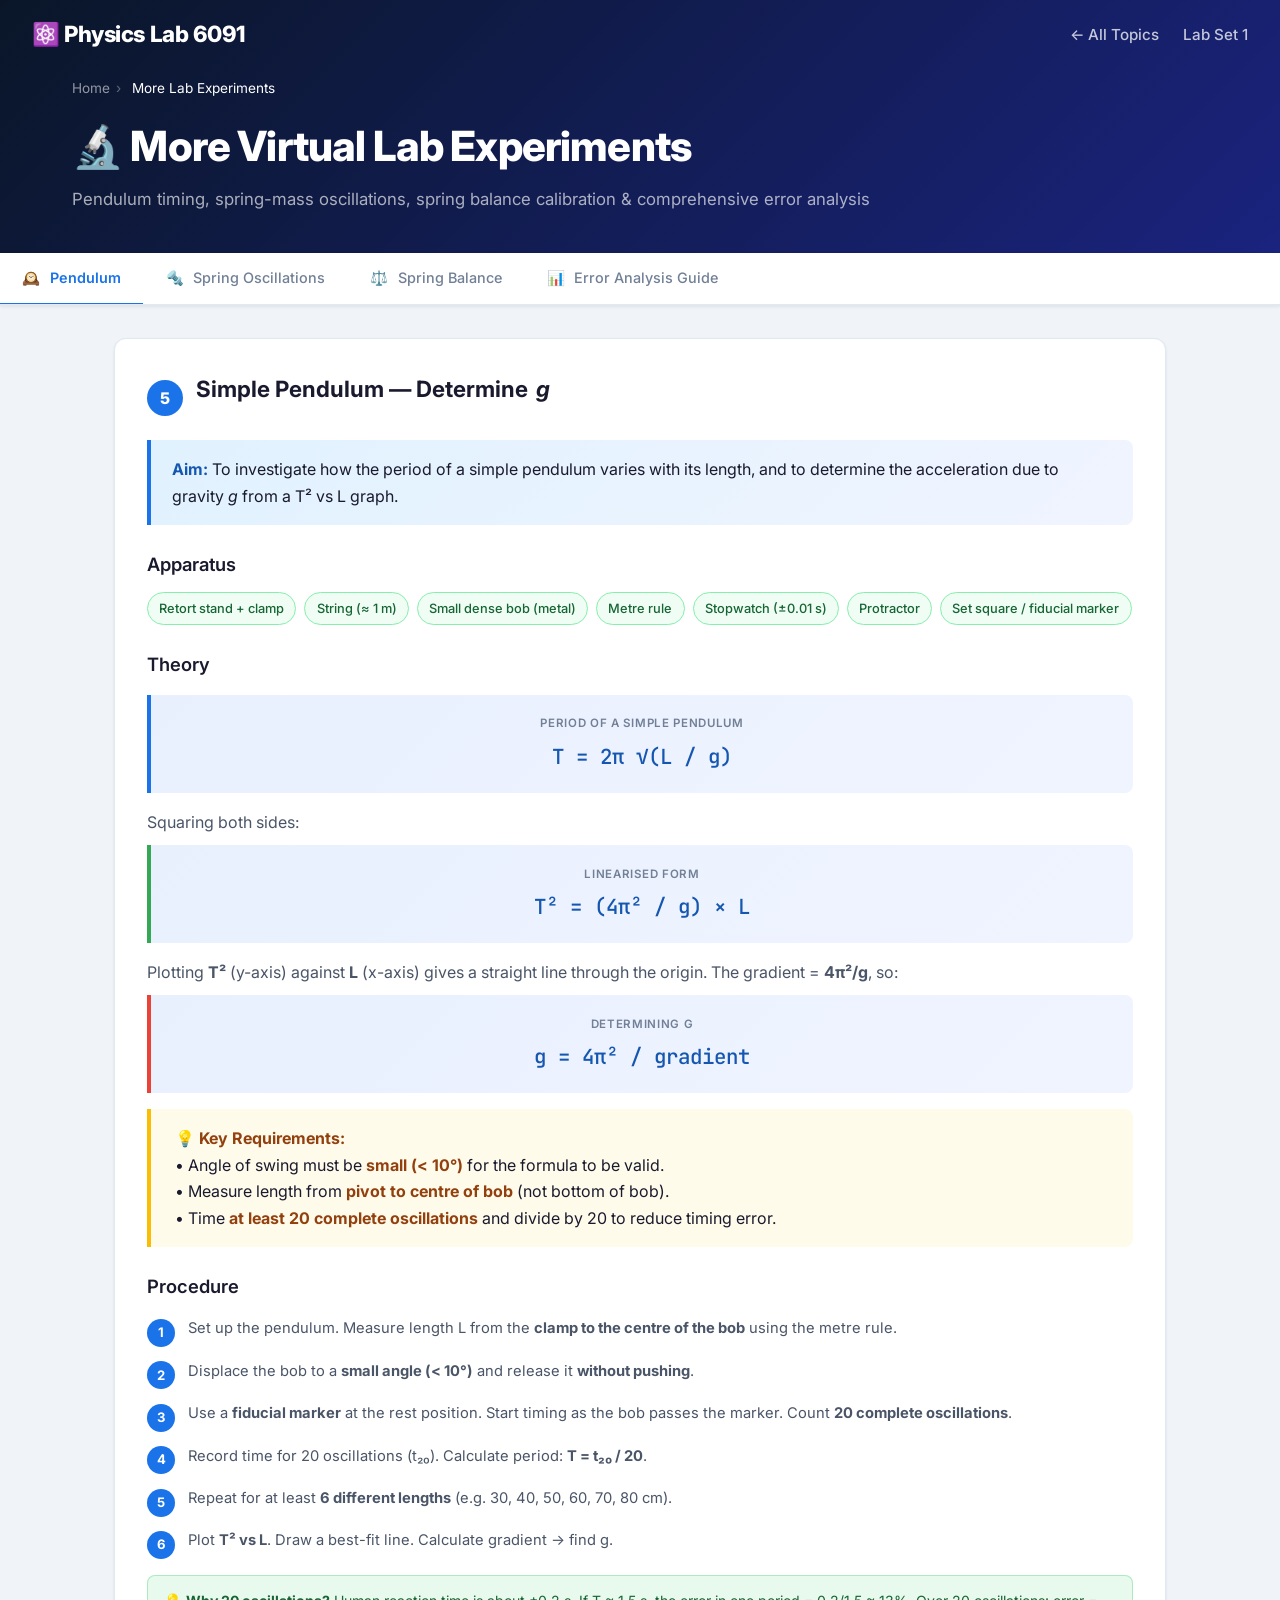
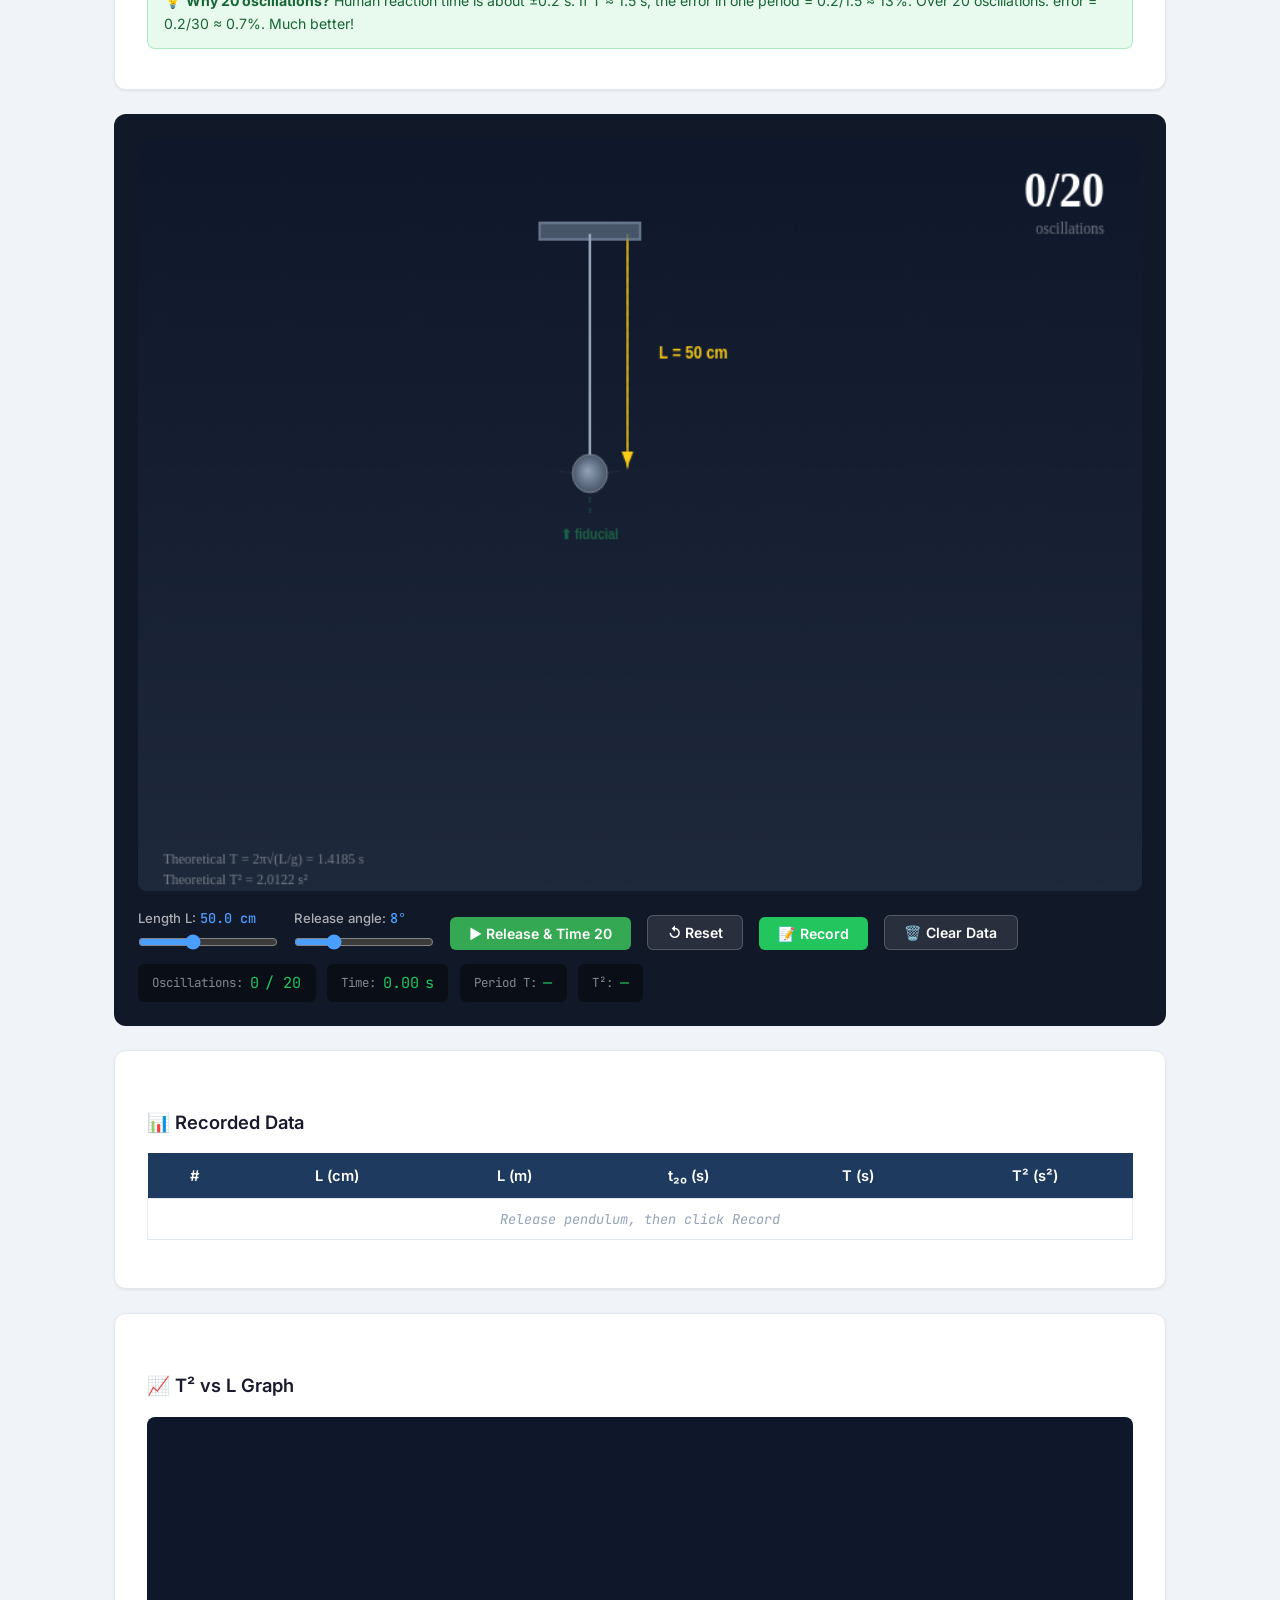
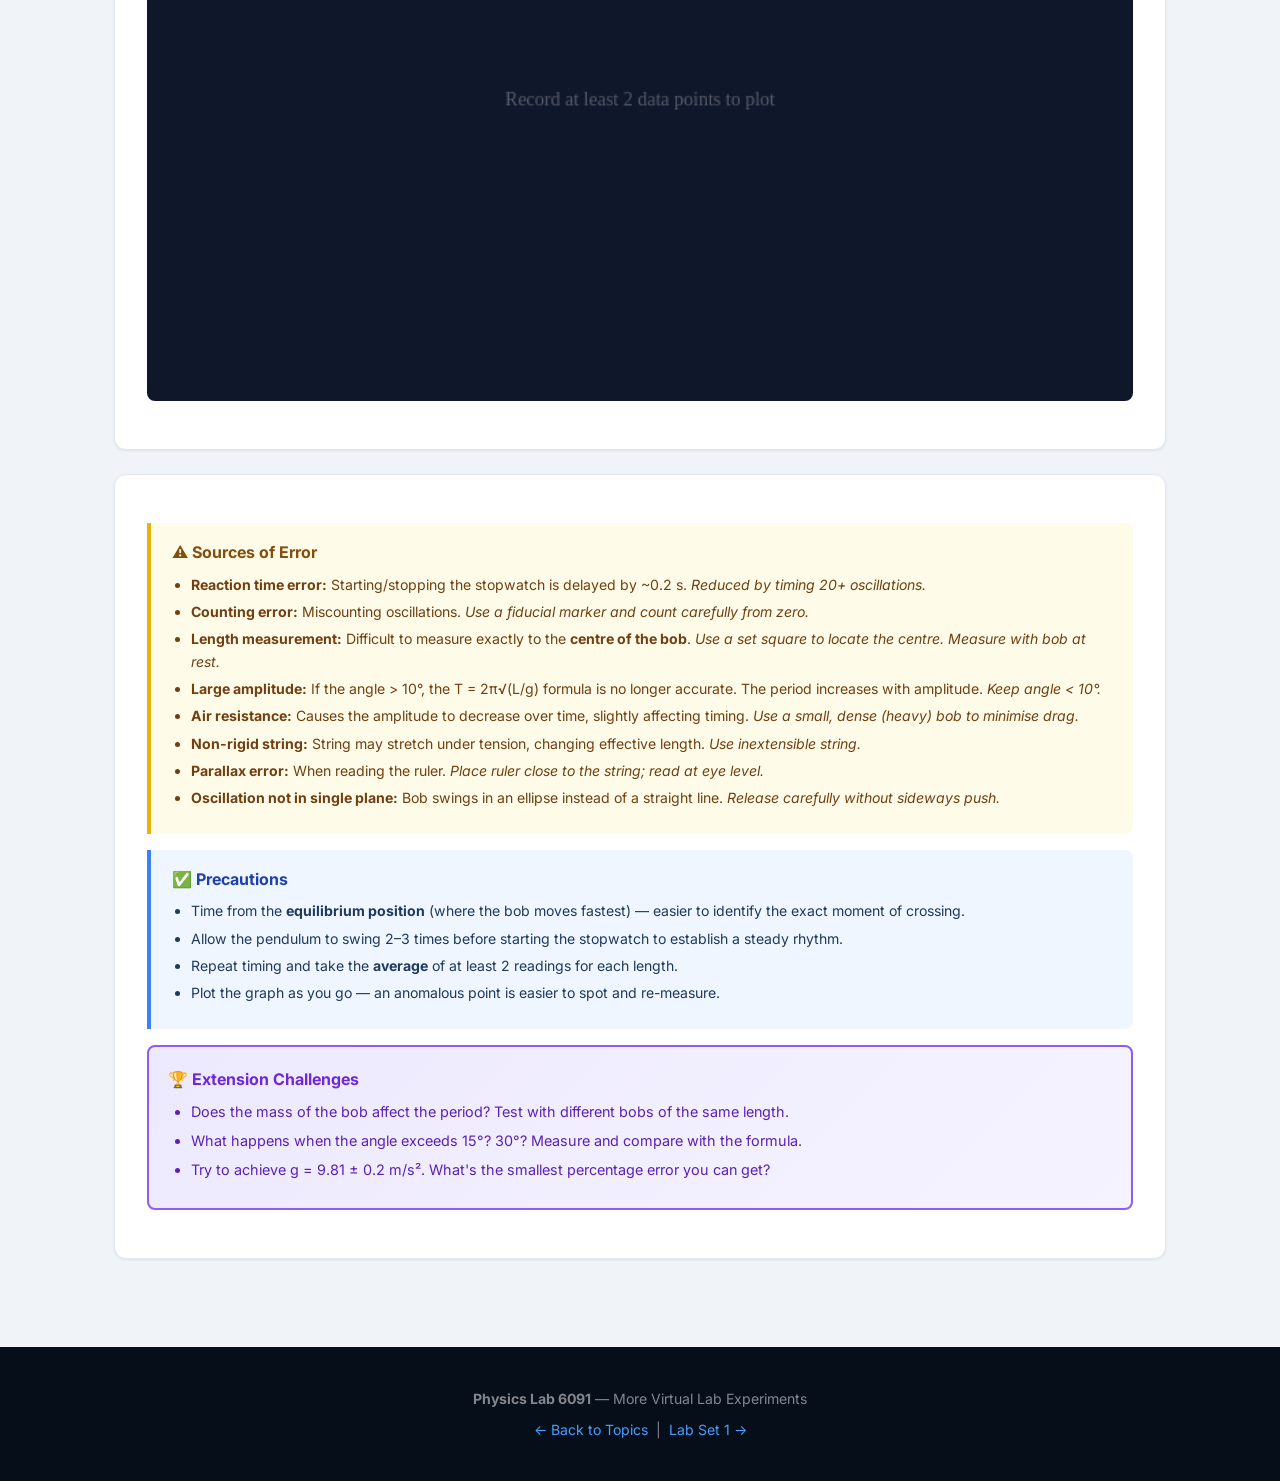
<file: topics/experiments-2.html>
<!DOCTYPE html>
<html lang="en">
<head>
    <meta charset="UTF-8">
    <meta name="viewport" content="width=device-width, initial-scale=1.0">
    <title>More Lab Experiments | Physics Lab 6091</title>
    <link rel="stylesheet" href="../css/styles.css">
    <link href="https://fonts.googleapis.com/css2?family=Inter:wght@300;400;500;600;700;800&family=JetBrains+Mono:wght@400;500&display=swap" rel="stylesheet">
    <style>
        .sim-container canvas { aspect-ratio: 2; }
        .pend-canvas   { aspect-ratio: 4/3 !important; }
        .spring-osc-canvas { aspect-ratio: 4/3 !important; }
        .balance-canvas { aspect-ratio: 3/2 !important; }
        .error-canvas  { aspect-ratio: 5/3 !important; }

        .lab-header { display:flex; align-items:center; gap:.8rem; margin-bottom:.5rem; }
        .lab-number {
            background:var(--primary); color:#fff; width:36px; height:36px;
            border-radius:50%; display:flex; align-items:center; justify-content:center;
            font-weight:800; font-size:1rem; flex-shrink:0;
        }
        .lab-aim {
            background:linear-gradient(135deg,#e0f2fe,#f0f4ff);
            border-left:4px solid var(--primary);
            padding:1rem 1.3rem; border-radius:0 8px 8px 0; margin:1rem 0;
        }
        .lab-aim strong { color:var(--primary-dark); }
        .lab-apparatus { display:flex; flex-wrap:wrap; gap:.5rem; margin:.8rem 0; }
        .apparatus-tag {
            padding:.3rem .7rem; background:#f0fdf4; border:1px solid #86efac;
            border-radius:20px; font-size:.8rem; color:#166534; font-weight:500;
        }
        .procedure-steps { counter-reset:step; margin:1rem 0; }
        .proc-step { display:flex; gap:.8rem; margin-bottom:.8rem; align-items:flex-start; }
        .proc-step-num {
            background:var(--primary); color:#fff; width:28px; height:28px;
            border-radius:50%; display:flex; align-items:center; justify-content:center;
            font-size:.82rem; font-weight:700; flex-shrink:0; margin-top:.1rem;
        }
        .proc-step-text { flex:1; font-size:.92rem; color:var(--text-secondary); line-height:1.6; }

        .data-table-wrap { overflow-x:auto; margin:1rem 0; }
        .data-table { width:100%; border-collapse:collapse; font-size:.88rem; }
        .data-table th {
            background:#1e3a5f; color:#fff; padding:.65rem .8rem;
            text-align:center; font-weight:600; white-space:nowrap;
        }
        .data-table td {
            padding:.55rem .8rem; text-align:center; border:1px solid #e2e8f0;
            font-family:var(--font-mono); font-size:.85rem;
        }
        .data-table tr:nth-child(even) td { background:#f8fafc; }

        .graph-container {
            background:#0f172a; border-radius:8px; padding:1rem; margin:1rem 0;
        }
        .graph-container canvas { width:100%; border-radius:6px; }

        .result-box {
            background:linear-gradient(135deg,#dcfce7,#f0fdf4);
            border:2px solid #22c55e; border-radius:8px;
            padding:1.2rem; margin:1rem 0; text-align:center;
        }
        .result-box .result-value {
            font-size:1.8rem; font-weight:800; color:#166534;
            font-family:var(--font-mono);
        }
        .result-box .result-label {
            font-size:.9rem; color:#15803d; margin-top:.3rem;
        }

        .error-box {
            background:#fefce8; border-left:4px solid #eab308;
            padding:1rem 1.3rem; border-radius:0 8px 8px 0; margin:1rem 0;
        }
        .error-box h4 { color:#854d0e; margin-bottom:.4rem; }
        .error-box ul { padding-left:1.2rem; }
        .error-box li { font-size:.88rem; color:#713f12; margin-bottom:.3rem; line-height:1.6; }

        .precaution-box {
            background:#eff6ff; border-left:4px solid #3b82f6;
            padding:1rem 1.3rem; border-radius:0 8px 8px 0; margin:1rem 0;
        }
        .precaution-box h4 { color:#1e40af; margin-bottom:.4rem; }
        .precaution-box ul { padding-left:1.2rem; }
        .precaution-box li { font-size:.88rem; color:#1e3a5f; margin-bottom:.3rem; line-height:1.6; }

        .challenge-box {
            background:linear-gradient(135deg,#ede9fe,#f5f3ff);
            border:2px solid #8b5cf6; border-radius:8px; padding:1.2rem; margin:1rem 0;
        }
        .challenge-box h4 { color:#6d28d9; margin-bottom:.5rem; }
        .challenge-box p, .challenge-box li { font-size:.9rem; color:#5b21b6; line-height:1.6; }

        .sim-readout {
            display:inline-flex; align-items:center; gap:.4rem;
            background:rgba(0,0,0,.4); padding:.4rem .9rem; border-radius:6px;
            font-family:var(--font-mono); font-size:.95rem; color:#22c55e;
            margin:.3rem .3rem 0 0;
        }
        .sim-readout .readout-label { color:rgba(255,255,255,.5); font-size:.78rem; }

        .calc-display { background:rgba(0,0,0,.3); border-radius:8px; padding:1rem; margin-top:1rem; font-family:var(--font-mono); font-size:.88rem; color:rgba(255,255,255,.85); line-height:1.8; }
        .calc-display .calc-label { color:var(--primary-light); font-weight:600; }
        .calc-display .calc-val { color:#34d399; }
        .highlight-row { background:rgba(74,158,255,.15); padding:.2rem .5rem; border-radius:4px; display:inline-block; margin:.1rem 0; }

        .error-type-grid { display:grid; grid-template-columns:repeat(auto-fill,minmax(300px,1fr)); gap:1rem; margin:1rem 0; }
        .error-type-card {
            background:#fff; border:1px solid var(--border); border-radius:var(--radius-sm);
            padding:1.2rem; transition:var(--transition);
        }
        .error-type-card:hover { box-shadow:var(--shadow); }
        .error-type-card h4 { font-size:1rem; margin-bottom:.4rem; display:flex; align-items:center; gap:.4rem; }
        .error-type-card p { font-size:.85rem; color:var(--text-secondary); line-height:1.6; }
        .error-type-card ul { padding-left:1.2rem; margin-top:.4rem; }
        .error-type-card li { font-size:.83rem; color:var(--text-light); margin-bottom:.25rem; }

        .accuracy-grid { display:grid; grid-template-columns:repeat(2,1fr); gap:1rem; margin:1rem 0; }
        .accuracy-card { text-align:center; padding:1.5rem; background:#fff; border:1px solid var(--border); border-radius:var(--radius-sm); }
        .accuracy-card .target { font-size:3rem; }
        .accuracy-card h4 { margin:.5rem 0 .3rem; }
        .accuracy-card p { font-size:.82rem; color:var(--text-light); }

        .timing-tip {
            background:rgba(34,197,94,.1); border:1px solid rgba(34,197,94,.3);
            padding:.8rem 1rem; border-radius:8px; margin:.5rem 0;
            font-size:.88rem; color:#166534;
        }
    </style>
</head>
<body>

<!-- ============ HEADER ============ -->
<header class="topic-header">
    <nav class="navbar">
        <a href="../index.html" class="logo" style="text-decoration:none">⚛️ Physics Lab 6091</a>
        <div class="nav-links">
            <a href="../index.html">← All Topics</a>
            <a href="experiments.html">Lab Set 1</a>
        </div>
    </nav>
    <div class="topic-hero">
        <div class="breadcrumb">
            <a href="../index.html">Home</a><span>›</span> More Lab Experiments
        </div>
        <h1>🔬 More Virtual Lab Experiments</h1>
        <p>Pendulum timing, spring-mass oscillations, spring balance calibration &amp; comprehensive error analysis</p>
    </div>
</header>

<!-- ============ TAB NAV ============ -->
<div class="tab-nav" id="tabNav">
    <button class="tab-btn active" data-tab="pendulum-exp"><span class="tab-emoji">🕰️</span> Pendulum</button>
    <button class="tab-btn" data-tab="spring-osc"><span class="tab-emoji">🔩</span> Spring Oscillations</button>
    <button class="tab-btn" data-tab="balance"><span class="tab-emoji">⚖️</span> Spring Balance</button>
    <button class="tab-btn" data-tab="errors"><span class="tab-emoji">📊</span> Error Analysis Guide</button>
</div>

<!-- ============================================================
     EXPERIMENT 1 — SIMPLE PENDULUM
     ============================================================ -->
<div class="tab-content active" id="tab-pendulum-exp">
    <div class="content-card">
        <div class="lab-header">
            <div class="lab-number">5</div>
            <h2>Simple Pendulum — Determine <em>g</em></h2>
        </div>

        <div class="lab-aim">
            <strong>Aim:</strong> To investigate how the period of a simple pendulum varies with its length, and to determine the acceleration due to gravity <em>g</em> from a T² vs L graph.
        </div>

        <h3>Apparatus</h3>
        <div class="lab-apparatus">
            <span class="apparatus-tag">Retort stand + clamp</span>
            <span class="apparatus-tag">String (≈ 1 m)</span>
            <span class="apparatus-tag">Small dense bob (metal)</span>
            <span class="apparatus-tag">Metre rule</span>
            <span class="apparatus-tag">Stopwatch (±0.01 s)</span>
            <span class="apparatus-tag">Protractor</span>
            <span class="apparatus-tag">Set square / fiducial marker</span>
        </div>

        <h3>Theory</h3>
        <div class="formula-box">
            <span class="formula-label">Period of a Simple Pendulum</span>
            <span class="formula">T = 2π √(L / g)</span>
        </div>
        <p>Squaring both sides:</p>
        <div class="formula-box" style="margin-top:.5rem;border-left-color:var(--secondary)">
            <span class="formula-label">Linearised Form</span>
            <span class="formula">T² = (4π² / g) × L</span>
        </div>
        <p>Plotting <strong>T²</strong> (y-axis) against <strong>L</strong> (x-axis) gives a straight line through the origin. The gradient = <strong>4π²/g</strong>, so:</p>
        <div class="formula-box" style="margin-top:.5rem;border-left-color:var(--danger)">
            <span class="formula-label">Determining g</span>
            <span class="formula">g = 4π² / gradient</span>
        </div>

        <div class="key-concept">
            <strong>💡 Key Requirements:</strong><br>
            • Angle of swing must be <strong>small (< 10°)</strong> for the formula to be valid.<br>
            • Measure length from <strong>pivot to centre of bob</strong> (not bottom of bob).<br>
            • Time <strong>at least 20 complete oscillations</strong> and divide by 20 to reduce timing error.
        </div>

        <h3>Procedure</h3>
        <div class="procedure-steps">
            <div class="proc-step"><div class="proc-step-num">1</div><div class="proc-step-text">Set up the pendulum. Measure length L from the <strong>clamp to the centre of the bob</strong> using the metre rule.</div></div>
            <div class="proc-step"><div class="proc-step-num">2</div><div class="proc-step-text">Displace the bob to a <strong>small angle (< 10°)</strong> and release it <strong>without pushing</strong>.</div></div>
            <div class="proc-step"><div class="proc-step-num">3</div><div class="proc-step-text">Use a <strong>fiducial marker</strong> at the rest position. Start timing as the bob passes the marker. Count <strong>20 complete oscillations</strong>.</div></div>
            <div class="proc-step"><div class="proc-step-num">4</div><div class="proc-step-text">Record time for 20 oscillations (t₂₀). Calculate period: <strong>T = t₂₀ / 20</strong>.</div></div>
            <div class="proc-step"><div class="proc-step-num">5</div><div class="proc-step-text">Repeat for at least <strong>6 different lengths</strong> (e.g. 30, 40, 50, 60, 70, 80 cm).</div></div>
            <div class="proc-step"><div class="proc-step-num">6</div><div class="proc-step-text">Plot <strong>T² vs L</strong>. Draw a best-fit line. Calculate gradient → find g.</div></div>
        </div>

        <div class="timing-tip">
            💡 <strong>Why 20 oscillations?</strong> Human reaction time is about ±0.2 s. If T ≈ 1.5 s, the error in one period = 0.2/1.5 ≈ 13%. Over 20 oscillations: error = 0.2/30 ≈ 0.7%. Much better!
        </div>
    </div>

    <!-- INTERACTIVE SIM -->
    <div class="sim-container">
        <canvas id="pendExpCanvas" width="800" height="550" class="pend-canvas"></canvas>

        <div class="sim-controls">
            <div class="sim-control-group">
                <label>Length L: <span id="peL_Val" class="value-display">50.0 cm</span></label>
                <input type="range" id="peL" min="20" max="100" value="50" step="5">
            </div>
            <div class="sim-control-group">
                <label>Release angle: <span id="peAngle_Val" class="value-display">8°</span></label>
                <input type="range" id="peAngle" min="2" max="25" value="8" step="1">
            </div>
            <button class="sim-btn sim-btn-play" id="peStart">▶ Release &amp; Time 20</button>
            <button class="sim-btn sim-btn-reset" id="peReset">↺ Reset</button>
            <button class="sim-btn" id="peRecord" style="background:#22c55e;color:#fff" disabled>📝 Record</button>
            <button class="sim-btn sim-btn-reset" id="peClearData">🗑️ Clear Data</button>
        </div>

        <div style="display:flex;flex-wrap:wrap;gap:.4rem;margin-top:.6rem">
            <div class="sim-readout"><span class="readout-label">Oscillations:</span> <span id="peOscCount">0</span> / 20</div>
            <div class="sim-readout"><span class="readout-label">Time:</span> <span id="peTime">0.00</span> s</div>
            <div class="sim-readout"><span class="readout-label">Period T:</span> <span id="pePeriod">—</span></div>
            <div class="sim-readout"><span class="readout-label">T²:</span> <span id="peTSq">—</span></div>
        </div>
    </div>

    <!-- DATA TABLE -->
    <div class="content-card" style="margin-top:1.5rem">
        <h3>📊 Recorded Data</h3>
        <div class="data-table-wrap">
            <table class="data-table" id="peTable">
                <thead>
                    <tr><th>#</th><th>L (cm)</th><th>L (m)</th><th>t₂₀ (s)</th><th>T (s)</th><th>T² (s²)</th></tr>
                </thead>
                <tbody id="peTableBody">
                    <tr><td colspan="6" style="color:#94a3b8;font-style:italic">Release pendulum, then click Record</td></tr>
                </tbody>
            </table>
        </div>
    </div>

    <!-- GRAPH -->
    <div class="content-card" style="margin-top:1rem">
        <h3>📈 T² vs L Graph</h3>
        <div class="graph-container">
            <canvas id="peGraph" width="700" height="400"></canvas>
        </div>
        <div id="peResult" style="display:none">
            <div class="result-box">
                <div class="result-value" id="peGVal">—</div>
                <div class="result-label">Experimental value of g (m/s²) — from gradient of T² vs L</div>
            </div>
        </div>
    </div>

    <!-- ERRORS -->
    <div class="content-card" style="margin-top:1rem">
        <div class="error-box">
            <h4>⚠️ Sources of Error</h4>
            <ul>
                <li><strong>Reaction time error:</strong> Starting/stopping the stopwatch is delayed by ~0.2 s. <em>Reduced by timing 20+ oscillations.</em></li>
                <li><strong>Counting error:</strong> Miscounting oscillations. <em>Use a fiducial marker and count carefully from zero.</em></li>
                <li><strong>Length measurement:</strong> Difficult to measure exactly to the <strong>centre of the bob</strong>. <em>Use a set square to locate the centre. Measure with bob at rest.</em></li>
                <li><strong>Large amplitude:</strong> If the angle > 10°, the T = 2π√(L/g) formula is no longer accurate. The period increases with amplitude. <em>Keep angle < 10°.</em></li>
                <li><strong>Air resistance:</strong> Causes the amplitude to decrease over time, slightly affecting timing. <em>Use a small, dense (heavy) bob to minimise drag.</em></li>
                <li><strong>Non-rigid string:</strong> String may stretch under tension, changing effective length. <em>Use inextensible string.</em></li>
                <li><strong>Parallax error:</strong> When reading the ruler. <em>Place ruler close to the string; read at eye level.</em></li>
                <li><strong>Oscillation not in single plane:</strong> Bob swings in an ellipse instead of a straight line. <em>Release carefully without sideways push.</em></li>
            </ul>
        </div>

        <div class="precaution-box">
            <h4>✅ Precautions</h4>
            <ul>
                <li>Time from the <strong>equilibrium position</strong> (where the bob moves fastest) — easier to identify the exact moment of crossing.</li>
                <li>Allow the pendulum to swing 2–3 times before starting the stopwatch to establish a steady rhythm.</li>
                <li>Repeat timing and take the <strong>average</strong> of at least 2 readings for each length.</li>
                <li>Plot the graph as you go — an anomalous point is easier to spot and re-measure.</li>
            </ul>
        </div>

        <div class="challenge-box">
            <h4>🏆 Extension Challenges</h4>
            <ul>
                <li>Does the mass of the bob affect the period? Test with different bobs of the same length.</li>
                <li>What happens when the angle exceeds 15°? 30°? Measure and compare with the formula.</li>
                <li>Try to achieve g = 9.81 ± 0.2 m/s². What's the smallest percentage error you can get?</li>
            </ul>
        </div>
    </div>
</div>

<!-- ============================================================
     EXPERIMENT 2 — SPRING-MASS OSCILLATIONS
     ============================================================ -->
<div class="tab-content" id="tab-spring-osc">
    <div class="content-card">
        <div class="lab-header">
            <div class="lab-number">6</div>
            <h2>Spring-Mass Oscillations — Period vs Mass</h2>
        </div>

        <div class="lab-aim">
            <strong>Aim:</strong> To investigate how the period of vertical oscillation of a spring-mass system depends on the attached mass, and to determine the spring constant <em>k</em>.
        </div>

        <h3>Apparatus</h3>
        <div class="lab-apparatus">
            <span class="apparatus-tag">Helical spring</span>
            <span class="apparatus-tag">Retort stand + clamp</span>
            <span class="apparatus-tag">Slotted masses (50–400 g)</span>
            <span class="apparatus-tag">Mass hanger</span>
            <span class="apparatus-tag">Stopwatch</span>
            <span class="apparatus-tag">Ruler</span>
            <span class="apparatus-tag">Fiducial marker</span>
        </div>

        <h3>Theory</h3>
        <div class="formula-box">
            <span class="formula-label">Period of a Spring-Mass System</span>
            <span class="formula">T = 2π √(m / k)</span>
        </div>
        <div class="formula-box" style="margin-top:.5rem;border-left-color:var(--secondary)">
            <span class="formula-label">Linearised Form</span>
            <span class="formula">T² = (4π² / k) × m &nbsp;&nbsp; → &nbsp;&nbsp; k = 4π² / gradient</span>
        </div>

        <h3>Procedure</h3>
        <div class="procedure-steps">
            <div class="proc-step"><div class="proc-step-num">1</div><div class="proc-step-text">Hang the spring from the clamp. Attach a known mass and let it reach equilibrium.</div></div>
            <div class="proc-step"><div class="proc-step-num">2</div><div class="proc-step-text">Pull the mass down by 2–3 cm (small amplitude) and release. Time <strong>20 oscillations</strong>.</div></div>
            <div class="proc-step"><div class="proc-step-num">3</div><div class="proc-step-text">Record t₂₀ and calculate T = t₂₀ / 20.</div></div>
            <div class="proc-step"><div class="proc-step-num">4</div><div class="proc-step-text">Repeat for at least 6 different masses.</div></div>
            <div class="proc-step"><div class="proc-step-num">5</div><div class="proc-step-text">Plot <strong>T² vs m</strong>. Gradient = 4π²/k → find k.</div></div>
        </div>
    </div>

    <div class="sim-container">
        <canvas id="soCanvas" width="800" height="550" class="spring-osc-canvas"></canvas>

        <div class="sim-controls">
            <div class="sim-control-group">
                <label>Mass: <span id="soMass_Val" class="value-display">200 g</span></label>
                <input type="range" id="soMass" min="50" max="500" value="200" step="50">
            </div>
            <div class="sim-control-group">
                <label>Spring k: <span id="soK_Val" class="value-display">30 N/m</span></label>
                <input type="range" id="soK" min="10" max="80" value="30" step="5">
            </div>
            <button class="sim-btn sim-btn-play" id="soStart">▶ Pull &amp; Release</button>
            <button class="sim-btn sim-btn-reset" id="soReset">↺ Reset</button>
            <button class="sim-btn" id="soRecord" style="background:#22c55e;color:#fff" disabled>📝 Record</button>
            <button class="sim-btn sim-btn-reset" id="soClearData">🗑️ Clear Data</button>
        </div>

        <div style="display:flex;flex-wrap:wrap;gap:.4rem;margin-top:.6rem">
            <div class="sim-readout"><span class="readout-label">Oscillations:</span> <span id="soOscCount">0</span> / 20</div>
            <div class="sim-readout"><span class="readout-label">Time:</span> <span id="soTime">0.00</span> s</div>
            <div class="sim-readout"><span class="readout-label">Period T:</span> <span id="soPeriod">—</span></div>
            <div class="sim-readout"><span class="readout-label">T²:</span> <span id="soTSq">—</span></div>
        </div>
    </div>

    <!-- DATA TABLE -->
    <div class="content-card" style="margin-top:1.5rem">
        <h3>📊 Recorded Data</h3>
        <div class="data-table-wrap">
            <table class="data-table" id="soTable">
                <thead>
                    <tr><th>#</th><th>m (g)</th><th>m (kg)</th><th>t₂₀ (s)</th><th>T (s)</th><th>T² (s²)</th></tr>
                </thead>
                <tbody id="soTableBody">
                    <tr><td colspan="6" style="color:#94a3b8;font-style:italic">Pull mass and release, then click Record</td></tr>
                </tbody>
            </table>
        </div>
        <h3 style="margin-top:1rem">📈 T² vs m Graph</h3>
        <div class="graph-container">
            <canvas id="soGraph" width="700" height="400"></canvas>
        </div>
        <div id="soResult" style="display:none">
            <div class="result-box">
                <div class="result-value" id="soKResult">—</div>
                <div class="result-label">Spring constant k (N/m) — from gradient of T² vs m</div>
            </div>
        </div>
    </div>

    <div class="content-card" style="margin-top:1rem">
        <div class="error-box">
            <h4>⚠️ Sources of Error</h4>
            <ul>
                <li><strong>Reaction time:</strong> Same as pendulum — time 20 oscillations to minimise.</li>
                <li><strong>Lateral sway:</strong> Mass may swing sideways instead of bouncing purely vertically. <em>Guide the mass to oscillate vertically only.</em></li>
                <li><strong>Exceeding elastic limit:</strong> If too much mass causes permanent deformation of the spring. <em>Check spring returns to original length after removing mass.</em></li>
                <li><strong>Large amplitude:</strong> Very large displacements may make the oscillation non-sinusoidal. <em>Keep amplitude small (2–3 cm).</em></li>
                <li><strong>Mass of spring:</strong> The formula assumes the spring is massless. A heavy spring adds to effective oscillating mass, increasing T. <em>Use a light spring with heavy bobs.</em></li>
                <li><strong>Resonance with stand:</strong> The retort stand may sway in sympathy. <em>Clamp the stand firmly or weight the base.</em></li>
                <li><strong>Counting error:</strong> Same as pendulum — use a fiducial marker at the equilibrium position.</li>
            </ul>
        </div>
        <div class="precaution-box">
            <h4>✅ Precautions</h4>
            <ul>
                <li>Wait for transient vibrations to die down before starting timing.</li>
                <li>Count from the <strong>equilibrium position</strong> where the mass moves fastest.</li>
                <li>Repeat timing and take averages.</li>
                <li>Do not exceed the elastic limit of the spring.</li>
            </ul>
        </div>
    </div>
</div>

<!-- ============================================================
     EXPERIMENT 3 — SPRING BALANCE CALIBRATION
     ============================================================ -->
<div class="tab-content" id="tab-balance">
    <div class="content-card">
        <div class="lab-header">
            <div class="lab-number">7</div>
            <h2>Spring Balance — Calibration &amp; Measurement</h2>
        </div>

        <div class="lab-aim">
            <strong>Aim:</strong> To calibrate a spring as a force meter using known weights, then use it to measure unknown forces.
        </div>

        <h3>Apparatus</h3>
        <div class="lab-apparatus">
            <span class="apparatus-tag">Helical spring</span>
            <span class="apparatus-tag">Retort stand + clamp</span>
            <span class="apparatus-tag">Ruler</span>
            <span class="apparatus-tag">Known masses (50 g to 400 g)</span>
            <span class="apparatus-tag">Unknown masses (2–3)</span>
            <span class="apparatus-tag">Card strip for marking</span>
        </div>

        <h3>Procedure</h3>
        <div class="procedure-steps">
            <div class="proc-step"><div class="proc-step-num">1</div><div class="proc-step-text"><strong>Calibration:</strong> Record the pointer position with <strong>no load</strong> (0 N mark).</div></div>
            <div class="proc-step"><div class="proc-step-num">2</div><div class="proc-step-text">Add known masses one at a time (e.g. 100 g = 1.0 N). Mark the pointer position on the card for each.</div></div>
            <div class="proc-step"><div class="proc-step-num">3</div><div class="proc-step-text">Continue until you have marks for 0 N, 1.0 N, 2.0 N, 3.0 N, 4.0 N (or as many as the spring allows).</div></div>
            <div class="proc-step"><div class="proc-step-num">4</div><div class="proc-step-text"><strong>Measurement:</strong> Hang an unknown mass. Read the force from your calibrated scale.</div></div>
            <div class="proc-step"><div class="proc-step-num">5</div><div class="proc-step-text">Check by weighing the unknown mass on a balance and calculating W = mg.</div></div>
        </div>
    </div>

    <div class="sim-container">
        <canvas id="balCanvas" width="800" height="520" class="balance-canvas"></canvas>

        <div class="sim-controls">
            <div class="sim-control-group">
                <label>Mode:</label>
                <select id="balMode">
                    <option value="calibrate">🔧 Calibrate</option>
                    <option value="measure">📏 Measure Unknown</option>
                </select>
            </div>
            <div class="sim-control-group" id="balCalGroup">
                <label>Known mass: <span id="balCalMass_Val" class="value-display">100 g</span></label>
                <input type="range" id="balCalMass" min="0" max="400" value="100" step="50">
            </div>
            <div class="sim-control-group" id="balMeasGroup" style="display:none">
                <label>Unknown object:</label>
                <select id="balUnknown">
                    <option value="A">Object A</option>
                    <option value="B">Object B</option>
                    <option value="C">Object C</option>
                </select>
            </div>
            <button class="sim-btn sim-btn-play" id="balMark">📌 Mark Scale</button>
            <button class="sim-btn sim-btn-reset" id="balClear">↺ Clear Marks</button>
        </div>

        <div class="calc-display" id="balCalc">
            <span class="calc-label">Add known masses and mark the scale to calibrate your spring balance.</span>
        </div>
    </div>

    <div class="content-card" style="margin-top:1.5rem">
        <div class="error-box">
            <h4>⚠️ Sources of Error</h4>
            <ul>
                <li><strong>Zero error:</strong> The pointer may not return exactly to the zero mark after removing loads. <em>Check and adjust the zero before each measurement.</em></li>
                <li><strong>Parallax error:</strong> Reading the pointer position from an angle. <em>Read at eye level perpendicular to the scale.</em></li>
                <li><strong>Hysteresis:</strong> The spring may give slightly different readings when loading vs unloading. <em>Always load masses (not unload) for calibration.</em></li>
                <li><strong>Exceeding elastic limit:</strong> Too much mass permanently stretches the spring, ruining calibration. <em>Do not exceed the rated capacity.</em></li>
                <li><strong>Spring fatigue:</strong> Repeated use may change the spring constant over time. <em>Re-calibrate periodically.</em></li>
                <li><strong>Temperature effects:</strong> Metal springs expand/contract with temperature. <em>Calibrate and measure at the same temperature.</em></li>
                <li><strong>Oscillation:</strong> Spring may bounce when mass is added. <em>Wait for equilibrium before reading.</em></li>
                <li><strong>Interpolation error:</strong> Reading between calibration marks introduces uncertainty. <em>Mark at small intervals (e.g. every 0.5 N).</em></li>
            </ul>
        </div>

        <div class="challenge-box">
            <h4>🏆 Challenge</h4>
            <ul>
                <li>How close can you get to the actual weight of the unknown objects?</li>
                <li>What is the resolution (smallest readable division) of your calibrated scale?</li>
                <li>Compare with a commercial spring balance — what is the percentage difference?</li>
            </ul>
        </div>
    </div>
</div>

<!-- ============================================================
     TAB 4 — COMPREHENSIVE ERROR ANALYSIS GUIDE
     ============================================================ -->
<div class="tab-content" id="tab-errors">
    <div class="content-card">
        <h2>📊 Comprehensive Error Analysis Guide</h2>
        <p>Understanding errors is <strong>essential for O-Level practical exams</strong>. This guide covers everything you need to know about identifying, classifying and reducing errors in experiments.</p>
    </div>

    <!-- TYPES OF ERRORS -->
    <div class="content-card">
        <h3>🔍 Types of Errors</h3>
        <div class="error-type-grid">
            <div class="error-type-card" style="border-left:4px solid #ef4444">
                <h4>🎯 Systematic Errors</h4>
                <p>Errors that shift <strong>all readings</strong> in the <strong>same direction</strong> by the same amount. They affect <strong>accuracy</strong> but not precision.</p>
                <ul>
                    <li><strong>Zero error</strong> — instrument doesn't read zero when it should</li>
                    <li><strong>Wrongly calibrated instrument</strong> — all readings consistently too high or too low</li>
                    <li><strong>Background reading</strong> — e.g. background radiation not accounted for</li>
                    <li><strong>Parallax</strong> (if consistently reading from the same wrong angle)</li>
                </ul>
                <p style="margin-top:.5rem"><strong>Reduced by:</strong> Recalibrating instruments, correcting for zero errors, better experimental technique.</p>
                <p><strong>Cannot be reduced by:</strong> Repeating and averaging (repeats give the same wrong value).</p>
            </div>
            <div class="error-type-card" style="border-left:4px solid #3b82f6">
                <h4>🎲 Random Errors</h4>
                <p>Errors that cause readings to scatter <strong>unpredictably</strong> above and below the true value. They affect <strong>precision</strong>.</p>
                <ul>
                    <li><strong>Reaction time</strong> when using a stopwatch</li>
                    <li><strong>Estimating between scale divisions</strong></li>
                    <li><strong>Fluctuations</strong> — air currents, vibrations</li>
                    <li><strong>Variations in the quantity being measured</strong></li>
                </ul>
                <p style="margin-top:.5rem"><strong>Reduced by:</strong> Repeating measurements and taking the <strong>average</strong>, using more sensitive instruments, timing many oscillations.</p>
            </div>
        </div>
    </div>

    <!-- ACCURACY vs PRECISION -->
    <div class="content-card">
        <h3>🎯 Accuracy vs Precision</h3>
        <div class="accuracy-grid">
            <div class="accuracy-card">
                <div class="target">🎯</div>
                <h4>Accurate &amp; Precise</h4>
                <p>Readings are <strong>close to the true value</strong> AND <strong>close to each other</strong>. This is the goal!</p>
            </div>
            <div class="accuracy-card">
                <div class="target">🎯</div>
                <h4 style="color:var(--primary)">Precise but NOT Accurate</h4>
                <p>Readings are <strong>close to each other</strong> but consistently <strong>off from the true value</strong>. Indicates a <strong>systematic error</strong>.</p>
            </div>
            <div class="accuracy-card">
                <div class="target">🎯</div>
                <h4 style="color:var(--secondary)">Accurate but NOT Precise</h4>
                <p>Readings <strong>average to the true value</strong> but are <strong>widely scattered</strong>. Indicates large <strong>random errors</strong>.</p>
            </div>
            <div class="accuracy-card">
                <div class="target">🎯</div>
                <h4 style="color:var(--danger)">Neither Accurate nor Precise</h4>
                <p>Readings are <strong>scattered</strong> AND <strong>off from the true value</strong>. Both error types present.</p>
            </div>
        </div>

        <!-- Interactive accuracy/precision demo -->
        <div class="sim-container" style="margin-top:1rem">
            <canvas id="errorCanvas" width="700" height="350" class="error-canvas"></canvas>
            <div class="sim-controls">
                <div class="sim-control-group">
                    <label>Systematic error: <span id="errSysVal" class="value-display">0</span></label>
                    <input type="range" id="errSys" min="-50" max="50" value="0" step="5">
                </div>
                <div class="sim-control-group">
                    <label>Random error: <span id="errRandVal" class="value-display">5</span></label>
                    <input type="range" id="errRand" min="2" max="60" value="5" step="1">
                </div>
                <button class="sim-btn sim-btn-play" id="errShoot">🎯 Take 10 Readings</button>
                <button class="sim-btn sim-btn-reset" id="errClear">↺ Clear</button>
            </div>
        </div>
    </div>

    <!-- COMMON ERRORS BY EXPERIMENT -->
    <div class="content-card">
        <h3>📋 Common Errors by Experiment</h3>

        <div class="table-wrap">
            <table>
                <thead>
                    <tr><th>Experiment</th><th>Main Errors</th><th>How to Reduce</th></tr>
                </thead>
                <tbody>
                    <tr>
                        <td><strong>Pendulum</strong></td>
                        <td>Reaction time, counting, measuring L to centre of bob, large angle</td>
                        <td>Time 20+ oscillations, use fiducial marker, measure carefully, keep angle < 10°</td>
                    </tr>
                    <tr>
                        <td><strong>Hooke's Law</strong></td>
                        <td>Parallax reading ruler, spring not returned to original length, oscillation</td>
                        <td>Eye-level reading, check elastic limit, wait for equilibrium</td>
                    </tr>
                    <tr>
                        <td><strong>Density</strong></td>
                        <td>Meniscus reading, trapped bubbles (displacement), ruler precision</td>
                        <td>Read at bottom of meniscus, tap cylinder, use vernier calipers</td>
                    </tr>
                    <tr>
                        <td><strong>Moments</strong></td>
                        <td>Ruler not balanced before starting, mass of string loops, pivot friction</td>
                        <td>Balance ruler first, use light string, use knife-edge pivot</td>
                    </tr>
                    <tr>
                        <td><strong>Ticker Tape</strong></td>
                        <td>Friction of tape through timer, overlapping dots at low speed, uneven start</td>
                        <td>Keep tape straight, use ink pad, release cleanly</td>
                    </tr>
                    <tr>
                        <td><strong>Spring-Mass Oscillation</strong></td>
                        <td>Lateral sway, mass of spring ignored, exceeding elastic limit</td>
                        <td>Guide vertically, use light spring, check spring recovery</td>
                    </tr>
                    <tr>
                        <td><strong>Spring Balance</strong></td>
                        <td>Zero error, hysteresis, parallax, temperature</td>
                        <td>Check zero, always load (not unload), read at eye level</td>
                    </tr>
                </tbody>
            </table>
        </div>
    </div>

    <!-- PERCENTAGE ERROR -->
    <div class="content-card">
        <h3>📐 Calculating Percentage Error</h3>
        <div class="formula-box">
            <span class="formula-label">Percentage Error</span>
            <span class="formula">% error = |experimental − accepted| / accepted × 100%</span>
        </div>

        <div class="worked-example">
            <div class="worked-example-header">📝 Example — Percentage Error in g</div>
            <div class="worked-example-body">
                <p><strong>Q:</strong> A pendulum experiment gives g = 10.3 m/s². The accepted value is 9.81 m/s². Find the % error.</p>
                <div class="step"><div class="step-number">1</div><div class="step-content">
                    <span class="math">% error = |10.3 − 9.81| / 9.81 × 100% = 0.49/9.81 × 100% = 5.0%</span>
                </div></div>
            </div>
        </div>

        <div class="key-concept">
            <strong>💡 What's a "good" result?</strong><br>
            For O-Level practicals, a percentage error of <strong>< 5%</strong> is considered good.
            <strong>5–10%</strong> is acceptable. <strong>> 10%</strong> suggests significant errors that should be investigated.
        </div>
    </div>

    <!-- READING INSTRUMENTS -->
    <div class="content-card">
        <h3>📏 Reading Instruments Correctly</h3>

        <div class="table-wrap">
            <table>
                <thead><tr><th>Instrument</th><th>Precision</th><th>Uncertainty</th><th>Key Tip</th></tr></thead>
                <tbody>
                    <tr><td>Metre Rule</td><td>1 mm</td><td>± 0.5 mm</td><td>Read at eye level; use end of rule carefully (zero error?)</td></tr>
                    <tr><td>Vernier Calipers</td><td>0.1 mm</td><td>± 0.05 mm</td><td>Close jaws gently; read main + vernier scales</td></tr>
                    <tr><td>Micrometer</td><td>0.01 mm</td><td>± 0.005 mm</td><td>Use ratchet; check zero error first</td></tr>
                    <tr><td>Stopwatch</td><td>0.01 s</td><td>± 0.2 s (reaction)</td><td>Human reaction ≈ 0.2 s dominates; time many cycles</td></tr>
                    <tr><td>Measuring Cylinder</td><td>1 cm³</td><td>± 0.5 cm³</td><td>Read at bottom of meniscus; eye at liquid level</td></tr>
                    <tr><td>Thermometer</td><td>0.5 °C</td><td>± 0.5 °C</td><td>Wait for reading to stabilise; bulb fully immersed</td></tr>
                    <tr><td>Spring Balance</td><td>0.1 N</td><td>± 0.05 N</td><td>Check zero; read at eye level; wait for stability</td></tr>
                    <tr><td>Electronic Balance</td><td>0.1 g</td><td>± 0.05 g</td><td>Tare (zero) before use; shield from drafts</td></tr>
                </tbody>
            </table>
        </div>

        <div class="warning-box" style="margin-top:1rem">
            <strong>⚠️ Parallax Error Demonstration:</strong> When your eye is not directly in front of the scale, you read a different value. For a ruler: if your eye is above, you read too high; if below, too low. Always position your eye <strong>perpendicular to the scale</strong> at the point of measurement.
        </div>
    </div>
</div>

<!-- ============ FOOTER ============ -->
<footer>
    <p><strong>Physics Lab 6091</strong> — More Virtual Lab Experiments</p>
    <p style="margin-top:.5rem">
        <a href="../index.html">← Back to Topics</a> &nbsp;|&nbsp;
        <a href="experiments.html">Lab Set 1 →</a>
    </p>
</footer>
<a href="#" class="back-to-top" id="btt">↑</a>

<!-- ============================================================
     JAVASCRIPT
     ============================================================ -->
<script>
var G = 9.81;
var PI = Math.PI;

// ========== UTILITIES ==========
function roundedRect(ctx,x,y,w,h,r){
    if(w<2*r)r=w/2;if(h<2*r)r=h/2;
    ctx.beginPath();ctx.moveTo(x+r,y);ctx.arcTo(x+w,y,x+w,y+h,r);ctx.arcTo(x+w,y+h,x,y+h,r);
    ctx.arcTo(x,y+h,x,y,r);ctx.arcTo(x,y,x+w,y,r);ctx.closePath();
}
function drawArrow(ctx,x1,y1,x2,y2,color,lw){
    lw=lw||3;var dx=x2-x1,dy=y2-y1,len=Math.sqrt(dx*dx+dy*dy);
    if(len<2)return;var a=Math.atan2(dy,dx),hl=Math.min(12,len*.35);
    ctx.save();ctx.strokeStyle=color;ctx.fillStyle=color;ctx.lineWidth=lw;ctx.lineCap='round';
    ctx.beginPath();ctx.moveTo(x1,y1);ctx.lineTo(x2,y2);ctx.stroke();
    ctx.beginPath();ctx.moveTo(x2,y2);
    ctx.lineTo(x2-hl*Math.cos(a-.4),y2-hl*Math.sin(a-.4));
    ctx.lineTo(x2-hl*Math.cos(a+.4),y2-hl*Math.sin(a+.4));
    ctx.closePath();ctx.fill();ctx.restore();
}
function drawLabel(ctx,text,x,y,color,align,size){
    ctx.save();ctx.font='600 '+(size||13)+'px Inter,sans-serif';ctx.fillStyle=color;
    ctx.textAlign=align||'center';ctx.textBaseline='middle';ctx.fillText(text,x,y);ctx.restore();
}
function clearSim(ctx,c){
    var g=ctx.createLinearGradient(0,0,0,c.height);
    g.addColorStop(0,'#0f172a');g.addColorStop(1,'#1e293b');
    ctx.fillStyle=g;ctx.fillRect(0,0,c.width,c.height);
}
function linReg(xs,ys){
    var n=xs.length,sx=0,sy=0,sxy=0,sx2=0;
    for(var i=0;i<n;i++){sx+=xs[i];sy+=ys[i];sxy+=xs[i]*ys[i];sx2+=xs[i]*xs[i];}
    var slope=(n*sxy-sx*sy)/(n*sx2-sx*sx);
    var intercept=(sy-slope*sx)/n;
    return {slope:slope,intercept:intercept};
}
function plotGraph(canvas,ctx,data,xKey,yKey,xLabel,yLabel,color,calcFn){
    ctx.fillStyle='#0f172a';ctx.fillRect(0,0,canvas.width,canvas.height);
    if(data.length<2){
        ctx.font='500 14px Inter';ctx.fillStyle='rgba(255,255,255,.3)';ctx.textAlign='center';
        ctx.fillText('Record at least 2 data points to plot',canvas.width/2,canvas.height/2);
        return null;
    }
    var padL=70,padR=40,padT=40,padB=60;
    var pW=canvas.width-padL-padR,pH=canvas.height-padT-padB;
    var maxX=0,maxY=0;
    for(var i=0;i<data.length;i++){
        if(data[i][xKey]>maxX)maxX=data[i][xKey];
        if(data[i][yKey]>maxY)maxY=data[i][yKey];
    }
    maxX*=1.2;maxY*=1.2;if(maxX<0.01)maxX=0.01;if(maxY<0.01)maxY=0.01;

    ctx.save();
    ctx.strokeStyle='rgba(255,255,255,.3)';ctx.lineWidth=1;
    ctx.beginPath();ctx.moveTo(padL,padT);ctx.lineTo(padL,padT+pH);ctx.lineTo(padL+pW,padT+pH);ctx.stroke();
    ctx.strokeStyle='rgba(255,255,255,.06)';
    for(var i=1;i<=5;i++){
        var gy=padT+pH-pH*i/5;
        ctx.beginPath();ctx.moveTo(padL,gy);ctx.lineTo(padL+pW,gy);ctx.stroke();
        ctx.font='500 10px "JetBrains Mono"';ctx.fillStyle='rgba(255,255,255,.4)';ctx.textAlign='right';
        ctx.fillText((maxY*i/5).toFixed(2),padL-8,gy+3);
        var gx=padL+pW*i/5;
        ctx.beginPath();ctx.moveTo(gx,padT);ctx.lineTo(gx,padT+pH);ctx.stroke();
        ctx.textAlign='center';
        ctx.fillText((maxX*i/5).toFixed(3),gx,padT+pH+18);
    }
    ctx.font='600 12px Inter';ctx.fillStyle='rgba(255,255,255,.6)';ctx.textAlign='center';
    ctx.fillText(xLabel,padL+pW/2,padT+pH+48);
    ctx.save();ctx.translate(18,padT+pH/2);ctx.rotate(-PI/2);ctx.fillText(yLabel,0,0);ctx.restore();

    // Points
    for(var i=0;i<data.length;i++){
        var px=padL+(data[i][xKey]/maxX)*pW;
        var py=padT+pH-(data[i][yKey]/maxY)*pH;
        ctx.fillStyle=color;ctx.beginPath();ctx.arc(px,py,5,0,PI*2);ctx.fill();
        ctx.strokeStyle='#fff';ctx.lineWidth=1.5;ctx.stroke();
    }

    // Best fit
    var xs=[],ys=[];
    for(var i=0;i<data.length;i++){xs.push(data[i][xKey]);ys.push(data[i][yKey]);}
    var reg=linReg(xs,ys);
    ctx.strokeStyle='#22c55e';ctx.lineWidth=2;ctx.setLineDash([8,4]);
    ctx.beginPath();
    ctx.moveTo(padL,padT+pH-(reg.intercept/maxY)*pH);
    ctx.lineTo(padL+pW,padT+pH-((reg.slope*maxX+reg.intercept)/maxY)*pH);
    ctx.stroke();ctx.setLineDash([]);
    ctx.font='700 13px "JetBrains Mono"';ctx.fillStyle='#22c55e';ctx.textAlign='left';
    ctx.fillText('Gradient = '+reg.slope.toFixed(4),padL+20,padT+20);
    if(calcFn){
        var result=calcFn(reg.slope);
        ctx.fillText(result.text,padL+20,padT+40);
    }
    ctx.restore();
    return reg;
}

// ========== TABS ==========
document.querySelectorAll('.tab-btn').forEach(function(btn){
    btn.addEventListener('click',function(){
        document.querySelectorAll('.tab-btn').forEach(function(b){b.classList.remove('active')});
        document.querySelectorAll('.tab-content').forEach(function(c){c.classList.remove('active')});
        btn.classList.add('active');
        document.getElementById('tab-'+btn.dataset.tab).classList.add('active');
    });
});
var bttBtn=document.getElementById('btt');
window.addEventListener('scroll',function(){bttBtn.classList.toggle('visible',window.scrollY>400)});


// ============================================================
//  EXPERIMENT 5 — SIMPLE PENDULUM (DETERMINE g)
// ============================================================
(function(){
    var canvas=document.getElementById('pendExpCanvas');
    var ctx=canvas.getContext('2d');
    var graphCanvas=document.getElementById('peGraph');
    var gctx=graphCanvas.getContext('2d');

    var L_cm=50, releaseAngle=8;
    var angle=0, omega=0, running=false, animId=null;
    var oscCount=0, elapsedTime=0, lastCrossDir=0, period=null, t20=null;
    var data=[];
    var startTimestamp=null;

    document.getElementById('peL').addEventListener('input',function(e){
        L_cm=parseInt(e.target.value);
        document.getElementById('peL_Val').textContent=L_cm+'.0 cm';
        resetPend();
    });
    document.getElementById('peAngle').addEventListener('input',function(e){
        releaseAngle=parseInt(e.target.value);
        document.getElementById('peAngle_Val').textContent=releaseAngle+'°';
        resetPend();
    });

    function resetPend(){
        running=false;cancelAnimationFrame(animId);
        angle=0;omega=0;oscCount=0;elapsedTime=0;period=null;t20=null;lastCrossDir=0;startTimestamp=null;
        document.getElementById('peStart').textContent='▶ Release & Time 20';
        document.getElementById('peRecord').disabled=true;
        updateReadouts();
        pendDraw();
    }

    function updateReadouts(){
        document.getElementById('peOscCount').textContent=oscCount;
        document.getElementById('peTime').textContent=elapsedTime.toFixed(2);
        document.getElementById('pePeriod').textContent=period?period.toFixed(4)+' s':'—';
        document.getElementById('peTSq').textContent=period?(period*period).toFixed(4)+' s²':'—';
    }

    document.getElementById('peStart').addEventListener('click',function(){
        if(running)return;
        running=true;
        angle=releaseAngle*PI/180;
        omega=0;oscCount=0;elapsedTime=0;period=null;t20=null;lastCrossDir=0;
        startTimestamp=null;
        document.getElementById('peStart').textContent='Timing...';
        document.getElementById('peRecord').disabled=true;
        requestAnimationFrame(animatePend);
    });
    document.getElementById('peReset').addEventListener('click',resetPend);
    document.getElementById('peRecord').addEventListener('click',function(){
        if(!period)return;
        // Check if already recorded this length
        for(var i=0;i<data.length;i++){if(data[i].L_cm===L_cm)return;}
        var noise=(Math.random()-0.5)*0.4; // ± 0.2s reaction time effect
        var t20noisy=t20+noise;
        var Tnoisy=t20noisy/20;
        data.push({L_cm:L_cm, L_m:L_cm/100, t20:t20noisy, T:Tnoisy, T2:Tnoisy*Tnoisy});
        data.sort(function(a,b){return a.L_cm-b.L_cm;});
        renderPeTable();
        drawPeGraph();
    });
    document.getElementById('peClearData').addEventListener('click',function(){
        data=[];renderPeTable();drawPeGraph();
        document.getElementById('peResult').style.display='none';
    });

    function renderPeTable(){
        var tbody=document.getElementById('peTableBody');
        if(data.length===0){
            tbody.innerHTML='<tr><td colspan="6" style="color:#94a3b8;font-style:italic">Release pendulum, then click Record</td></tr>';
            return;
        }
        var html='';
        for(var i=0;i<data.length;i++){
            var d=data[i];
            html+='<tr><td>'+(i+1)+'</td><td>'+d.L_cm+'</td><td>'+d.L_m.toFixed(2)+'</td><td>'+d.t20.toFixed(2)+'</td><td>'+d.T.toFixed(4)+'</td><td>'+d.T2.toFixed(4)+'</td></tr>';
        }
        tbody.innerHTML=html;
    }

    function drawPeGraph(){
        var reg=plotGraph(graphCanvas,gctx,data,'L_m','T2','L (m)','T² (s²)','#60a5fa',function(slope){
            var gExp=4*PI*PI/slope;
            document.getElementById('peResult').style.display='block';
            document.getElementById('peGVal').textContent='g = '+gExp.toFixed(2)+' m/s² (accepted: 9.81)';
            return {text:'g = 4π²/gradient = '+gExp.toFixed(2)+' m/s² (% error: '+Math.abs((gExp-9.81)/9.81*100).toFixed(1)+'%)'};
        });
    }

    function animatePend(timestamp){
        if(!running)return;
        if(!startTimestamp)startTimestamp=timestamp;
        var dt=0.016; // fixed time step for stability

        // Physics
        var L_m=L_cm/100;
        var alpha=-(G/L_m)*Math.sin(angle);
        omega+=alpha*dt;
        var prevAngle=angle;
        angle+=omega*dt;

        // Detect zero crossing (equilibrium position) in positive direction
        if(prevAngle<0 && angle>=0){
            if(lastCrossDir!==0){
                oscCount++;
            }
            lastCrossDir=1;
        } else if(prevAngle>0 && angle<=0){
            lastCrossDir=-1;
        }

        elapsedTime+=dt;

        // After 20 oscillations
        if(oscCount>=20 && !period){
            t20=elapsedTime;
            period=t20/20;
            document.getElementById('peStart').textContent='✓ Done!';
            document.getElementById('peRecord').disabled=false;
            running=false;
        }

        updateReadouts();
        pendDraw();
        if(running) animId=requestAnimationFrame(animatePend);
    }

    function pendDraw(){
        clearSim(ctx,canvas);
        var W=canvas.width,H=canvas.height;
        var L_m=L_cm/100;
        var pivotX=W*0.45, pivotY=70;
        var scale=Math.min(350,(H-120)/1.1);
        var drawLen=L_m*scale;

        // Support
        ctx.save();ctx.fillStyle='#475569';
        ctx.fillRect(pivotX-40,pivotY-8,80,12);
        ctx.strokeStyle='#64748b';ctx.lineWidth=2;ctx.strokeRect(pivotX-40,pivotY-8,80,12);
        ctx.restore();

        // Fiducial marker at equilibrium
        ctx.save();ctx.strokeStyle='rgba(34,197,94,.3)';ctx.lineWidth=1;ctx.setLineDash([4,4]);
        ctx.beginPath();ctx.moveTo(pivotX,pivotY);ctx.lineTo(pivotX,pivotY+drawLen+30);ctx.stroke();
        ctx.setLineDash([]);
        drawLabel(ctx,'⬆ fiducial',pivotX,pivotY+drawLen+45,'rgba(34,197,94,.4)','center',10);
        ctx.restore();

        // Ghost arc
        var maxAngle=releaseAngle*PI/180;
        ctx.save();ctx.strokeStyle='rgba(255,255,255,.06)';ctx.lineWidth=1;
        ctx.beginPath();ctx.arc(pivotX,pivotY,drawLen,PI/2-maxAngle,PI/2+maxAngle);ctx.stroke();
        ctx.restore();

        // String
        var bobX=pivotX+Math.sin(angle)*drawLen;
        var bobY=pivotY+Math.cos(angle)*drawLen;
        ctx.save();ctx.strokeStyle='#94a3b8';ctx.lineWidth=2;
        ctx.beginPath();ctx.moveTo(pivotX,pivotY);ctx.lineTo(bobX,bobY);ctx.stroke();
        ctx.restore();

        // Bob
        ctx.save();
        var bobR=14;
        var grad=ctx.createRadialGradient(bobX-2,bobY-2,0,bobX,bobY,bobR);
        grad.addColorStop(0,'#94a3b8');grad.addColorStop(1,'#475569');
        ctx.fillStyle=grad;
        ctx.beginPath();ctx.arc(bobX,bobY,bobR,0,PI*2);ctx.fill();
        ctx.strokeStyle='rgba(255,255,255,.3)';ctx.lineWidth=1;ctx.stroke();
        ctx.restore();

        // Length dimension
        ctx.save();ctx.strokeStyle='rgba(250,204,21,.4)';ctx.lineWidth=1;ctx.setLineDash([4,4]);
        ctx.beginPath();ctx.moveTo(pivotX+30,pivotY);ctx.lineTo(pivotX+30,pivotY+drawLen);ctx.stroke();
        ctx.setLineDash([]);
        drawArrow(ctx,pivotX+30,pivotY+5,pivotX+30,pivotY+drawLen-5,'#facc15',1.5);
        drawLabel(ctx,'L = '+L_cm+' cm',pivotX+55,(pivotY+pivotY+drawLen)/2,'#facc15','left',12);
        ctx.restore();

        // Angle arc
        if(Math.abs(angle)>0.02){
            ctx.save();ctx.strokeStyle='rgba(255,255,255,.3)';ctx.lineWidth=1;
            var arcR=35;
            ctx.beginPath();
            if(angle>0) ctx.arc(pivotX,pivotY,arcR,PI/2-angle,PI/2);
            else ctx.arc(pivotX,pivotY,arcR,PI/2,PI/2-angle);
            ctx.stroke();
            drawLabel(ctx,(Math.abs(angle)*180/PI).toFixed(1)+'°',pivotX+arcR+15,pivotY+25,'rgba(255,255,255,.4)','left',10);
            ctx.restore();
        }

        // Warning if angle too large
        if(releaseAngle>10){
            drawLabel(ctx,'⚠ Angle > 10° — formula less accurate!',W/2,25,'#ef4444','center',13);
        }

        // Oscillation counter visual
        ctx.save();
        ctx.font='800 36px "JetBrains Mono"';ctx.fillStyle=oscCount>=20?'#22c55e':'#fff';
        ctx.textAlign='right';ctx.fillText(oscCount+'/20',W-30,50);
        ctx.font='500 12px Inter';ctx.fillStyle='rgba(255,255,255,.4)';
        ctx.fillText('oscillations',W-30,70);
        if(running){
            ctx.font='600 18px "JetBrains Mono"';ctx.fillStyle='#f97316';
            ctx.fillText(elapsedTime.toFixed(1)+' s',W-30,100);
        }
        ctx.restore();

        // Info
        ctx.save();ctx.font='500 11px Inter';ctx.fillStyle='rgba(255,255,255,.4)';ctx.textAlign='left';
        var Ttheory=2*PI*Math.sqrt(L_m/G);
        ctx.fillText('Theoretical T = 2π√(L/g) = '+Ttheory.toFixed(4)+' s',20,H-20);
        ctx.fillText('Theoretical T² = '+(Ttheory*Ttheory).toFixed(4)+' s²',20,H-5);
        ctx.restore();
    }

    pendDraw();
    drawPeGraph();
})();


// ============================================================
//  EXPERIMENT 6 — SPRING-MASS OSCILLATIONS
// ============================================================
(function(){
    var canvas=document.getElementById('soCanvas');
    var ctx=canvas.getContext('2d');
    var graphCanvas=document.getElementById('soGraph');
    var gctx=graphCanvas.getContext('2d');

    var mass_g=200, k=30;
    var disp=0, vel=0, running=false, animId=null;
    var oscCount=0, elapsedTime=0, lastCrossDir=0, period=null, t20=null;
    var data=[];
    var startTimestamp=null;
    var amplitude=0.03; // 3 cm

    document.getElementById('soMass').addEventListener('input',function(e){
        mass_g=parseInt(e.target.value);
        document.getElementById('soMass_Val').textContent=mass_g+' g';
        resetSO();
    });
    document.getElementById('soK').addEventListener('input',function(e){
        k=parseInt(e.target.value);
        document.getElementById('soK_Val').textContent=k+' N/m';
        data=[];renderSoTable();drawSoGraph();resetSO();
    });

    function resetSO(){
        running=false;cancelAnimationFrame(animId);
        disp=0;vel=0;oscCount=0;elapsedTime=0;period=null;t20=null;lastCrossDir=0;startTimestamp=null;
        document.getElementById('soStart').textContent='▶ Pull & Release';
        document.getElementById('soRecord').disabled=true;
        updateSOReadouts();soDraw();
    }

    function updateSOReadouts(){
        document.getElementById('soOscCount').textContent=oscCount;
        document.getElementById('soTime').textContent=elapsedTime.toFixed(2);
        document.getElementById('soPeriod').textContent=period?period.toFixed(4)+' s':'—';
        document.getElementById('soTSq').textContent=period?(period*period).toFixed(4)+' s²':'—';
    }

    document.getElementById('soStart').addEventListener('click',function(){
        if(running)return;
        running=true;
        disp=amplitude;vel=0;oscCount=0;elapsedTime=0;period=null;t20=null;lastCrossDir=0;startTimestamp=null;
        document.getElementById('soStart').textContent='Timing...';
        document.getElementById('soRecord').disabled=true;
        requestAnimationFrame(animateSO);
    });
    document.getElementById('soReset').addEventListener('click',resetSO);
    document.getElementById('soRecord').addEventListener('click',function(){
        if(!period)return;
        for(var i=0;i<data.length;i++){if(data[i].mass_g===mass_g)return;}
        var noise=(Math.random()-0.5)*0.4;
        var t20n=t20+noise;
        var Tn=t20n/20;
        data.push({mass_g:mass_g, mass_kg:mass_g/1000, t20:t20n, T:Tn, T2:Tn*Tn});
        data.sort(function(a,b){return a.mass_g-b.mass_g;});
        renderSoTable();drawSoGraph();
    });
    document.getElementById('soClearData').addEventListener('click',function(){
        data=[];renderSoTable();drawSoGraph();
        document.getElementById('soResult').style.display='none';
    });

    function renderSoTable(){
        var tbody=document.getElementById('soTableBody');
        if(data.length===0){
            tbody.innerHTML='<tr><td colspan="6" style="color:#94a3b8;font-style:italic">Pull mass and release, then click Record</td></tr>';
            return;
        }
        var html='';
        for(var i=0;i<data.length;i++){
            var d=data[i];
            html+='<tr><td>'+(i+1)+'</td><td>'+d.mass_g+'</td><td>'+d.mass_kg.toFixed(3)+'</td><td>'+d.t20.toFixed(2)+'</td><td>'+d.T.toFixed(4)+'</td><td>'+d.T2.toFixed(4)+'</td></tr>';
        }
        tbody.innerHTML=html;
    }

    function drawSoGraph(){
        plotGraph(graphCanvas,gctx,data,'mass_kg','T2','m (kg)','T² (s²)','#f97316',function(slope){
            var kExp=4*PI*PI/slope;
            document.getElementById('soResult').style.display='block';
            document.getElementById('soKResult').textContent='k = '+kExp.toFixed(1)+' N/m (set value: '+k+')';
            return {text:'k = 4π²/gradient = '+kExp.toFixed(1)+' N/m (% error: '+Math.abs((kExp-k)/k*100).toFixed(1)+'%)'};
        });
    }

    function animateSO(timestamp){
        if(!running)return;
        var dt=0.016;
        var m_kg=mass_g/1000;
        var accel=-(k/m_kg)*disp;
        vel+=accel*dt;
        var prevDisp=disp;
        disp+=vel*dt;

        // Detect zero crossing (going downward)
        if(prevDisp>0 && disp<=0){
            if(lastCrossDir!==0) oscCount++;
            lastCrossDir=-1;
        } else if(prevDisp<0 && disp>=0){
            lastCrossDir=1;
        }
        elapsedTime+=dt;

        if(oscCount>=20 && !period){
            t20=elapsedTime;
            period=t20/20;
            document.getElementById('soStart').textContent='✓ Done!';
            document.getElementById('soRecord').disabled=false;
            running=false;
        }
        updateSOReadouts();soDraw();
        if(running) animId=requestAnimationFrame(animateSO);
    }

    function soDraw(){
        clearSim(ctx,canvas);
        var W=canvas.width,H=canvas.height;
        var m_kg=mass_g/1000;

        // Stand
        ctx.save();ctx.fillStyle='#475569';
        ctx.fillRect(180,30,8,H-80);ctx.fillRect(120,H-50,120,10);
        ctx.fillRect(180,55,80,8);ctx.restore();

        // Equilibrium position (where mass would hang at rest)
        var eqExtension=m_kg*G/k;
        var springNatLen=0.15; // 15cm
        var eqLen=(springNatLen+eqExtension)*600;
        var springTopY=63;
        var springX=255;
        var eqBottomY=springTopY+eqLen;

        // Current position includes oscillation
        var dispPx=disp*600;
        var currentBottomY=eqBottomY+dispPx;
        var currentSpringLen=eqLen+dispPx;
        if(currentSpringLen<30) currentSpringLen=30;

        // Fiducial marker at equilibrium
        ctx.save();ctx.strokeStyle='rgba(34,197,94,.3)';ctx.lineWidth=1;ctx.setLineDash([4,4]);
        ctx.beginPath();ctx.moveTo(springX-40,eqBottomY);ctx.lineTo(springX+40,eqBottomY);ctx.stroke();
        ctx.setLineDash([]);
        drawLabel(ctx,'equilibrium',springX+50,eqBottomY,'rgba(34,197,94,.4)','left',10);
        ctx.restore();

        // Spring coils
        var coils=14;
        var coilW=14;
        ctx.save();
        ctx.strokeStyle=running?'#f97316':'#60a5fa';ctx.lineWidth=2.5;ctx.lineCap='round';
        ctx.beginPath();ctx.moveTo(springX,springTopY);
        for(var i=0;i<=coils;i++){
            var t=i/coils;
            var sy=springTopY+t*currentSpringLen;
            var sx=springX+((i%2===0)?-coilW:coilW);
            ctx.lineTo(sx,sy);
        }
        ctx.stroke();ctx.restore();

        // Mass block
        var massH=25+Math.min(mass_g/8,30);
        ctx.save();ctx.fillStyle='#f97316';
        roundedRect(ctx,springX-24,currentBottomY,48,massH,5);ctx.fill();
        ctx.strokeStyle='rgba(255,255,255,.3)';ctx.lineWidth=1;ctx.stroke();
        ctx.font='700 11px Inter';ctx.fillStyle='#fff';ctx.textAlign='center';ctx.textBaseline='middle';
        ctx.fillText(mass_g+'g',springX,currentBottomY+massH/2);
        ctx.restore();

        // Displacement arrow
        if(Math.abs(disp)>0.002){
            var arrStart=eqBottomY;
            var arrEnd=currentBottomY;
            drawArrow(ctx,springX+35,arrStart,springX+35,arrEnd,'#facc15',2);
            drawLabel(ctx,(disp*100).toFixed(1)+' cm',springX+55,(arrStart+arrEnd)/2,'#facc15','left',11);
        }

        // Counter
        ctx.save();
        ctx.font='800 36px "JetBrains Mono"';ctx.fillStyle=oscCount>=20?'#22c55e':'#fff';
        ctx.textAlign='right';ctx.fillText(oscCount+'/20',W-30,50);
        ctx.font='500 12px Inter';ctx.fillStyle='rgba(255,255,255,.4)';
        ctx.fillText('oscillations',W-30,70);
        if(running){
            ctx.font='600 18px "JetBrains Mono"';ctx.fillStyle='#f97316';
            ctx.fillText(elapsedTime.toFixed(1)+' s',W-30,100);
        }
        ctx.restore();

        // Theory
        var Ttheory=2*PI*Math.sqrt(m_kg/k);
        ctx.save();ctx.font='500 11px Inter';ctx.fillStyle='rgba(255,255,255,.4)';ctx.textAlign='left';
        ctx.fillText('Theoretical T = 2π√(m/k) = '+Ttheory.toFixed(4)+' s',400,200);
        ctx.fillText('k = '+k+' N/m, m = '+m_kg.toFixed(3)+' kg',400,220);
        ctx.restore();
    }

    resetSO();soDraw();drawSoGraph();
})();


// ============================================================
//  EXPERIMENT 7 — SPRING BALANCE CALIBRATION
// ============================================================
(function(){
    var canvas=document.getElementById('balCanvas');
    var ctx=canvas.getContext('2d');
    var calcDiv=document.getElementById('balCalc');

    var k=25; // N/m (spring constant for the balance)
    var marks=[]; // {force:N, y:px}
    var mode='calibrate';
    var calMass=100;
    var unknowns={A:{mass:135},B:{mass:278},C:{mass:62}};

    document.getElementById('balMode').addEventListener('change',function(e){
        mode=e.target.value;
        document.getElementById('balCalGroup').style.display=mode==='calibrate'?'':'none';
        document.getElementById('balMeasGroup').style.display=mode==='measure'?'':'none';
        document.getElementById('balMark').textContent=mode==='calibrate'?'📌 Mark Scale':'📏 Read Force';
        balDraw();
    });
    document.getElementById('balCalMass').addEventListener('input',function(e){
        calMass=parseInt(e.target.value);
        document.getElementById('balCalMass_Val').textContent=calMass+' g';
        balDraw();
    });
    document.getElementById('balMark').addEventListener('click',function(){
        if(mode==='calibrate'){
            var force=(calMass/1000)*10;
            for(var i=0;i<marks.length;i++){if(Math.abs(marks[i].force-force)<0.05)return;}
            marks.push({force:force});
            marks.sort(function(a,b){return a.force-b.force;});
            calcDiv.innerHTML='<span class="calc-val">✓ Marked '+force.toFixed(1)+' N ('+calMass+' g)</span><br>'+
                '<span class="calc-label">Total marks:</span> '+marks.length+'. Add more masses for a complete scale.';
        } else {
            if(marks.length<2){
                calcDiv.innerHTML='<span style="color:#ef4444">⚠ Calibrate with at least 2 known masses first!</span>';
                return;
            }
            var obj=document.getElementById('balUnknown').value;
            var uMass=unknowns[obj].mass;
            var uForce=(uMass/1000)*10;
            var noise=(Math.random()-0.5)*0.15;
            var reading=uForce+noise;
            calcDiv.innerHTML=
                '<span class="calc-label">Object '+obj+':</span><br>'+
                'Spring balance reading: <span class="calc-val highlight-row">'+reading.toFixed(2)+' N</span><br>'+
                'Estimated mass = F/g = '+reading.toFixed(2)+'/10 = <span class="calc-val">'+(reading/10*1000).toFixed(0)+' g</span><br><br>'+
                '<span class="calc-label">Actual mass:</span> '+uMass+' g ('+((uMass/1000)*10).toFixed(2)+' N)<br>'+
                '<span class="calc-label">% Error:</span> <span class="calc-val">'+Math.abs((reading-uForce)/uForce*100).toFixed(1)+'%</span>';
        }
        balDraw();
    });
    document.getElementById('balClear').addEventListener('click',function(){
        marks=[];balDraw();
        calcDiv.innerHTML='<span class="calc-label">Add known masses and mark the scale to calibrate your spring balance.</span>';
    });

    function balDraw(){
        clearSim(ctx,canvas);
        var W=canvas.width,H=canvas.height;

        // Current load
        var force=0;
        if(mode==='calibrate'){
            force=(calMass/1000)*10;
        } else {
            var obj=document.getElementById('balUnknown').value;
            force=(unknowns[obj].mass/1000)*10;
        }
        var ext=force/k; // metres
        var extPx=ext*500;

        // Housing
        var housingX=W/2-40, housingY=50, housingW=80, housingH=400;
        ctx.save();
        ctx.fillStyle='rgba(255,255,255,.05)';ctx.strokeStyle='rgba(255,255,255,.15)';ctx.lineWidth=2;
        roundedRect(ctx,housingX,housingY,housingW,housingH,8);ctx.fill();ctx.stroke();
        ctx.restore();

        // Support at top
        ctx.save();ctx.fillStyle='#475569';
        ctx.fillRect(housingX+20,housingY-5,40,12);
        ctx.fillStyle='#94a3b8';
        ctx.fillRect(housingX+35,housingY+7,10,10);
        ctx.restore();

        // Spring inside housing
        var springTop=housingY+25;
        var springLen=80+extPx;
        var springX=housingX+housingW/2;
        var coils=10, coilW=10;
        ctx.save();ctx.strokeStyle='#60a5fa';ctx.lineWidth=2;ctx.lineCap='round';
        ctx.beginPath();ctx.moveTo(springX,springTop);
        for(var i=0;i<=coils;i++){
            var t=i/coils;
            var sy=springTop+t*springLen;
            var sx=springX+((i%2===0)?-coilW:coilW);
            ctx.lineTo(sx,sy);
        }
        ctx.stroke();ctx.restore();

        // Pointer
        var pointerY=springTop+springLen;
        ctx.save();ctx.fillStyle='#ef4444';
        ctx.beginPath();
        ctx.moveTo(springX,pointerY);
        ctx.lineTo(housingX+housingW+5,pointerY);
        ctx.lineTo(housingX+housingW+5,pointerY+2);
        ctx.lineTo(springX,pointerY+2);
        ctx.closePath();ctx.fill();
        ctx.restore();

        // Scale card (right side of housing)
        var scaleX=housingX+housingW+10;
        ctx.save();
        ctx.fillStyle='rgba(255,255,255,.08)';
        ctx.fillRect(scaleX,housingY+20,50,housingH-40);
        ctx.strokeStyle='rgba(255,255,255,.1)';ctx.lineWidth=1;
        ctx.strokeRect(scaleX,housingY+20,50,housingH-40);
        ctx.restore();

        // Draw calibration marks
        for(var i=0;i<marks.length;i++){
            var mForce=marks[i].force;
            var mExt=mForce/k;
            var mY=springTop+80+mExt*500;
            ctx.save();
            ctx.strokeStyle='#22c55e';ctx.lineWidth=2;
            ctx.beginPath();ctx.moveTo(scaleX,mY);ctx.lineTo(scaleX+35,mY);ctx.stroke();
            ctx.font='700 11px "JetBrains Mono"';ctx.fillStyle='#22c55e';ctx.textAlign='left';
            ctx.fillText(mForce.toFixed(1)+' N',scaleX+38,mY+3);
            ctx.restore();
        }

        // Hook at bottom
        ctx.save();ctx.strokeStyle='#94a3b8';ctx.lineWidth=2;
        ctx.beginPath();
        ctx.moveTo(springX,pointerY+2);ctx.lineTo(springX,pointerY+15);
        ctx.arc(springX,pointerY+20,5,PI*1.5,PI*0.5,false);
        ctx.stroke();ctx.restore();

        // Hanging mass
        if(force>0.01){
            var massY=pointerY+30;
            var massH=20+force*5;
            ctx.save();
            ctx.fillStyle=mode==='calibrate'?'#3b82f6':'#a855f7';
            roundedRect(ctx,springX-22,massY,44,massH,5);ctx.fill();
            ctx.strokeStyle='rgba(255,255,255,.3)';ctx.lineWidth=1;ctx.stroke();
            ctx.font='700 10px Inter';ctx.fillStyle='#fff';ctx.textAlign='center';ctx.textBaseline='middle';
            if(mode==='calibrate'){
                ctx.fillText(calMass+'g',springX,massY+massH/2);
            } else {
                ctx.fillText('Object '+document.getElementById('balUnknown').value,springX,massY+massH/2);
            }
            ctx.restore();
        }

        // Current reading
        ctx.save();
        ctx.font='800 20px "JetBrains Mono"';ctx.fillStyle='#fff';ctx.textAlign='left';
        ctx.fillText('Reading: '+force.toFixed(2)+' N',20,40);
        ctx.font='500 12px Inter';ctx.fillStyle='rgba(255,255,255,.4)';
        ctx.fillText(mode==='calibrate'?'Calibration mode — add mass and mark':'Measurement mode — read from calibrated scale',20,60);
        ctx.fillText('Marks: '+marks.length,20,80);
        ctx.restore();

        // Title
        drawLabel(ctx,'Spring Balance',W/2,housingY-25,'rgba(255,255,255,.5)','center',14);
    }

    balDraw();
})();


// ============================================================
//  ERROR ANALYSIS — ACCURACY/PRECISION DEMO
// ============================================================
(function(){
    var canvas=document.getElementById('errorCanvas');
    var ctx=canvas.getContext('2d');
    var shots=[];
    var sysErr=0, randErr=5;

    document.getElementById('errSys').addEventListener('input',function(e){
        sysErr=parseInt(e.target.value);
        document.getElementById('errSysVal').textContent=sysErr;
        errDraw();
    });
    document.getElementById('errRand').addEventListener('input',function(e){
        randErr=parseInt(e.target.value);
        document.getElementById('errRandVal').textContent=randErr;
        errDraw();
    });
    document.getElementById('errShoot').addEventListener('click',function(){
        shots=[];
        for(var i=0;i<10;i++){
            var r=randErr*(Math.random()+Math.random()+Math.random()-1.5)*0.8;
            var a=Math.random()*PI*2;
            var dx=sysErr+r*Math.cos(a);
            var dy=r*Math.sin(a);
            shots.push({x:dx,y:dy});
        }
        errDraw();
    });
    document.getElementById('errClear').addEventListener('click',function(){
        shots=[];errDraw();
    });

    function errDraw(){
        clearSim(ctx,canvas);
        var W=canvas.width,H=canvas.height;
        var cx=W/2,cy=H/2;

        // Target rings
        ctx.save();
        for(var r=4;r>=1;r--){
            ctx.strokeStyle='rgba(255,255,255,'+(0.06+r*0.03)+')';
            ctx.lineWidth=1;
            ctx.beginPath();ctx.arc(cx,cy,r*30,0,PI*2);ctx.stroke();
        }
        // Bullseye
        ctx.fillStyle='rgba(239,68,68,0.3)';
        ctx.beginPath();ctx.arc(cx,cy,8,0,PI*2);ctx.fill();
        ctx.fillStyle='#ef4444';
        ctx.beginPath();ctx.arc(cx,cy,3,0,PI*2);ctx.fill();
        drawLabel(ctx,'True Value',cx,cy-140,'rgba(255,255,255,.3)','center',10);
        ctx.restore();

        // Shots
        for(var i=0;i<shots.length;i++){
            var sx=cx+shots[i].x*1.5;
            var sy=cy+shots[i].y*1.5;
            ctx.save();
            ctx.fillStyle='rgba(96,165,250,0.7)';
            ctx.beginPath();ctx.arc(sx,sy,5,0,PI*2);ctx.fill();
            ctx.strokeStyle='#fff';ctx.lineWidth=1;ctx.stroke();
            ctx.restore();
        }

        // Average marker
        if(shots.length>0){
            var avgX=0,avgY=0;
            for(var i=0;i<shots.length;i++){avgX+=shots[i].x;avgY+=shots[i].y;}
            avgX/=shots.length;avgY/=shots.length;
            ctx.save();
            ctx.strokeStyle='#22c55e';ctx.lineWidth=2;
            ctx.beginPath();
            ctx.moveTo(cx+avgX*1.5-8,cy+avgY*1.5);ctx.lineTo(cx+avgX*1.5+8,cy+avgY*1.5);ctx.stroke();
            ctx.moveTo(cx+avgX*1.5,cy+avgY*1.5-8);ctx.lineTo(cx+avgX*1.5,cy+avgY*1.5+8);ctx.stroke();
            drawLabel(ctx,'avg',cx+avgX*1.5+12,cy+avgY*1.5,'#22c55e','left',10);
            ctx.restore();
        }

        // Classification
        var isAccurate=Math.abs(sysErr)<15;
        var isPrecise=randErr<15;
        var label='';
        if(isAccurate&&isPrecise) label='✅ Accurate & Precise';
        else if(!isAccurate&&isPrecise) label='⚠ Precise but NOT Accurate (systematic error)';
        else if(isAccurate&&!isPrecise) label='⚠ Accurate but NOT Precise (random error)';
        else label='❌ Neither Accurate nor Precise';

        ctx.save();ctx.font='700 14px Inter';ctx.textAlign='center';
        ctx.fillStyle=isAccurate&&isPrecise?'#22c55e':(!isAccurate&&!isPrecise?'#ef4444':'#facc15');
        ctx.fillText(label,cx,25);
        ctx.restore();

        // Info
        drawLabel(ctx,'Systematic offset: '+sysErr,100,H-20,'rgba(255,255,255,.3)','left',10);
        drawLabel(ctx,'Random spread: '+randErr,W-100,H-20,'rgba(255,255,255,.3)','right',10);
    }

    errDraw();
})();
</script>
</body>
</html>
</file>
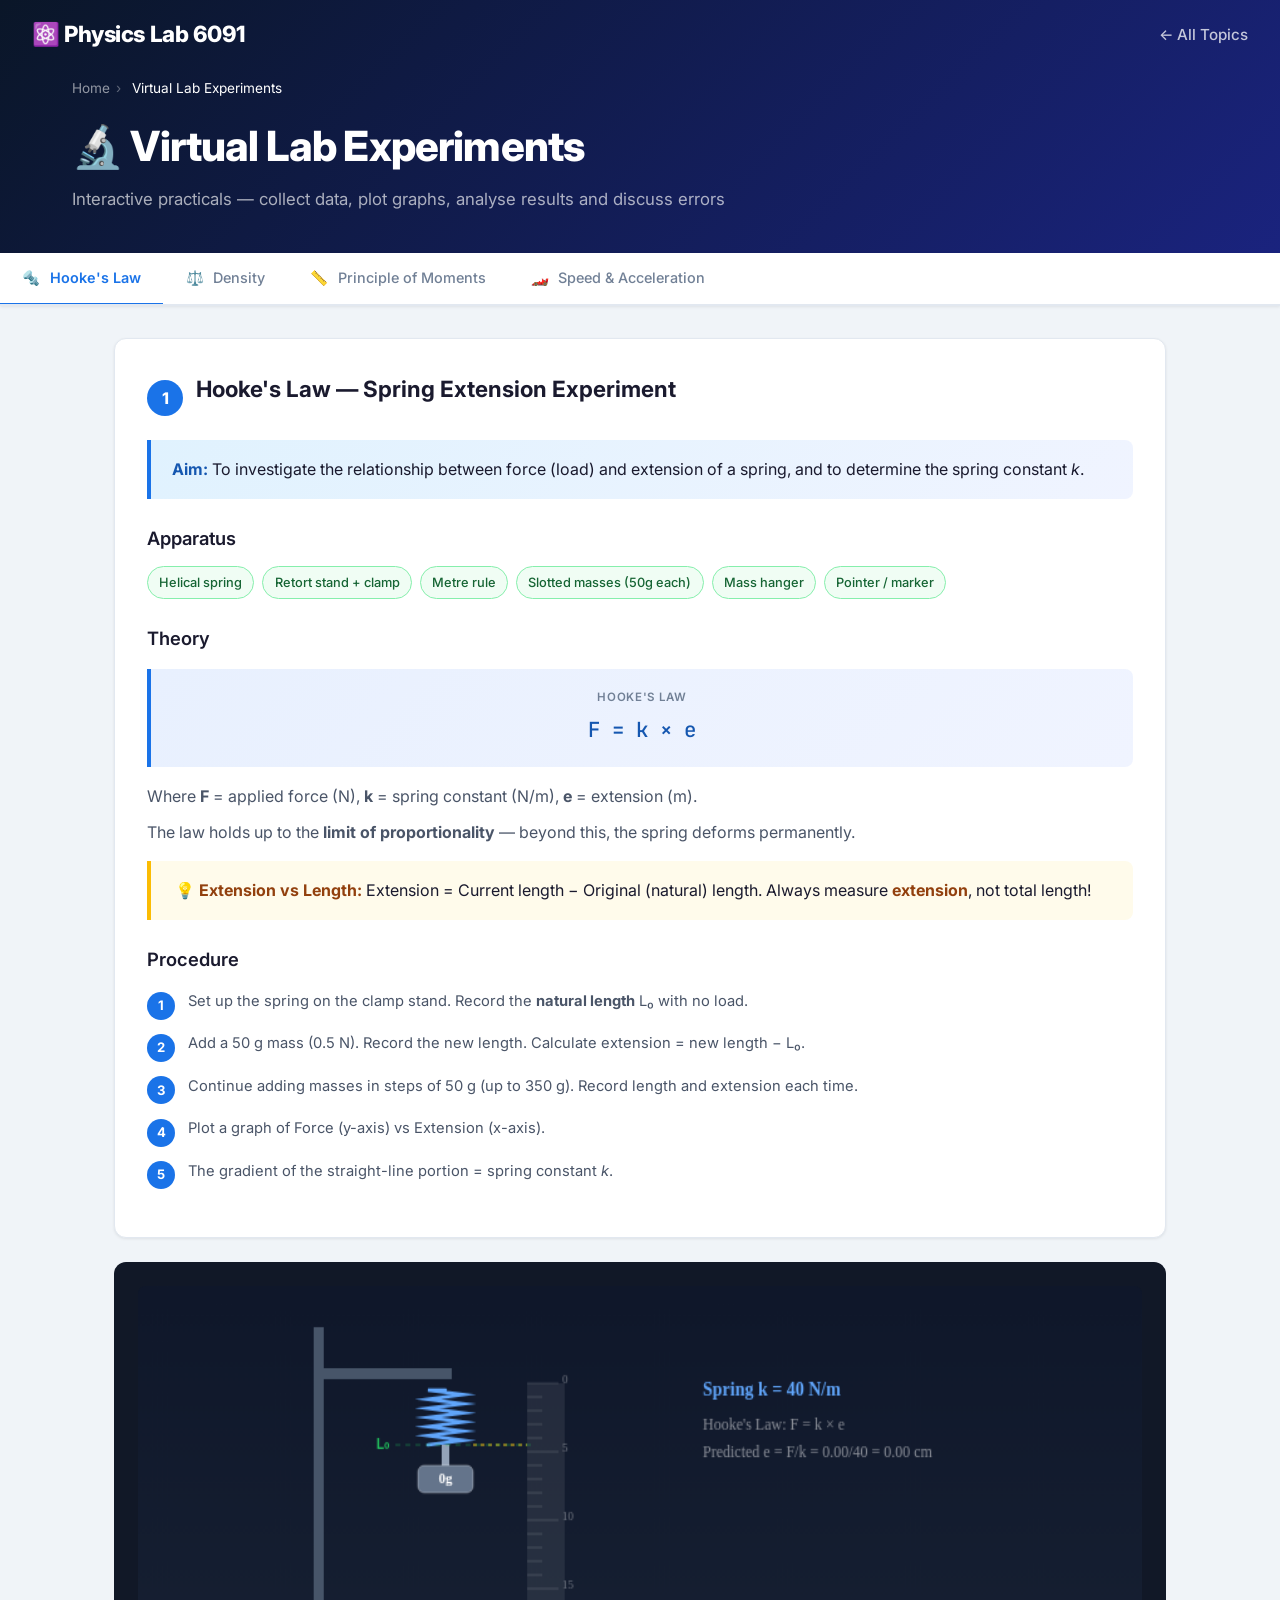
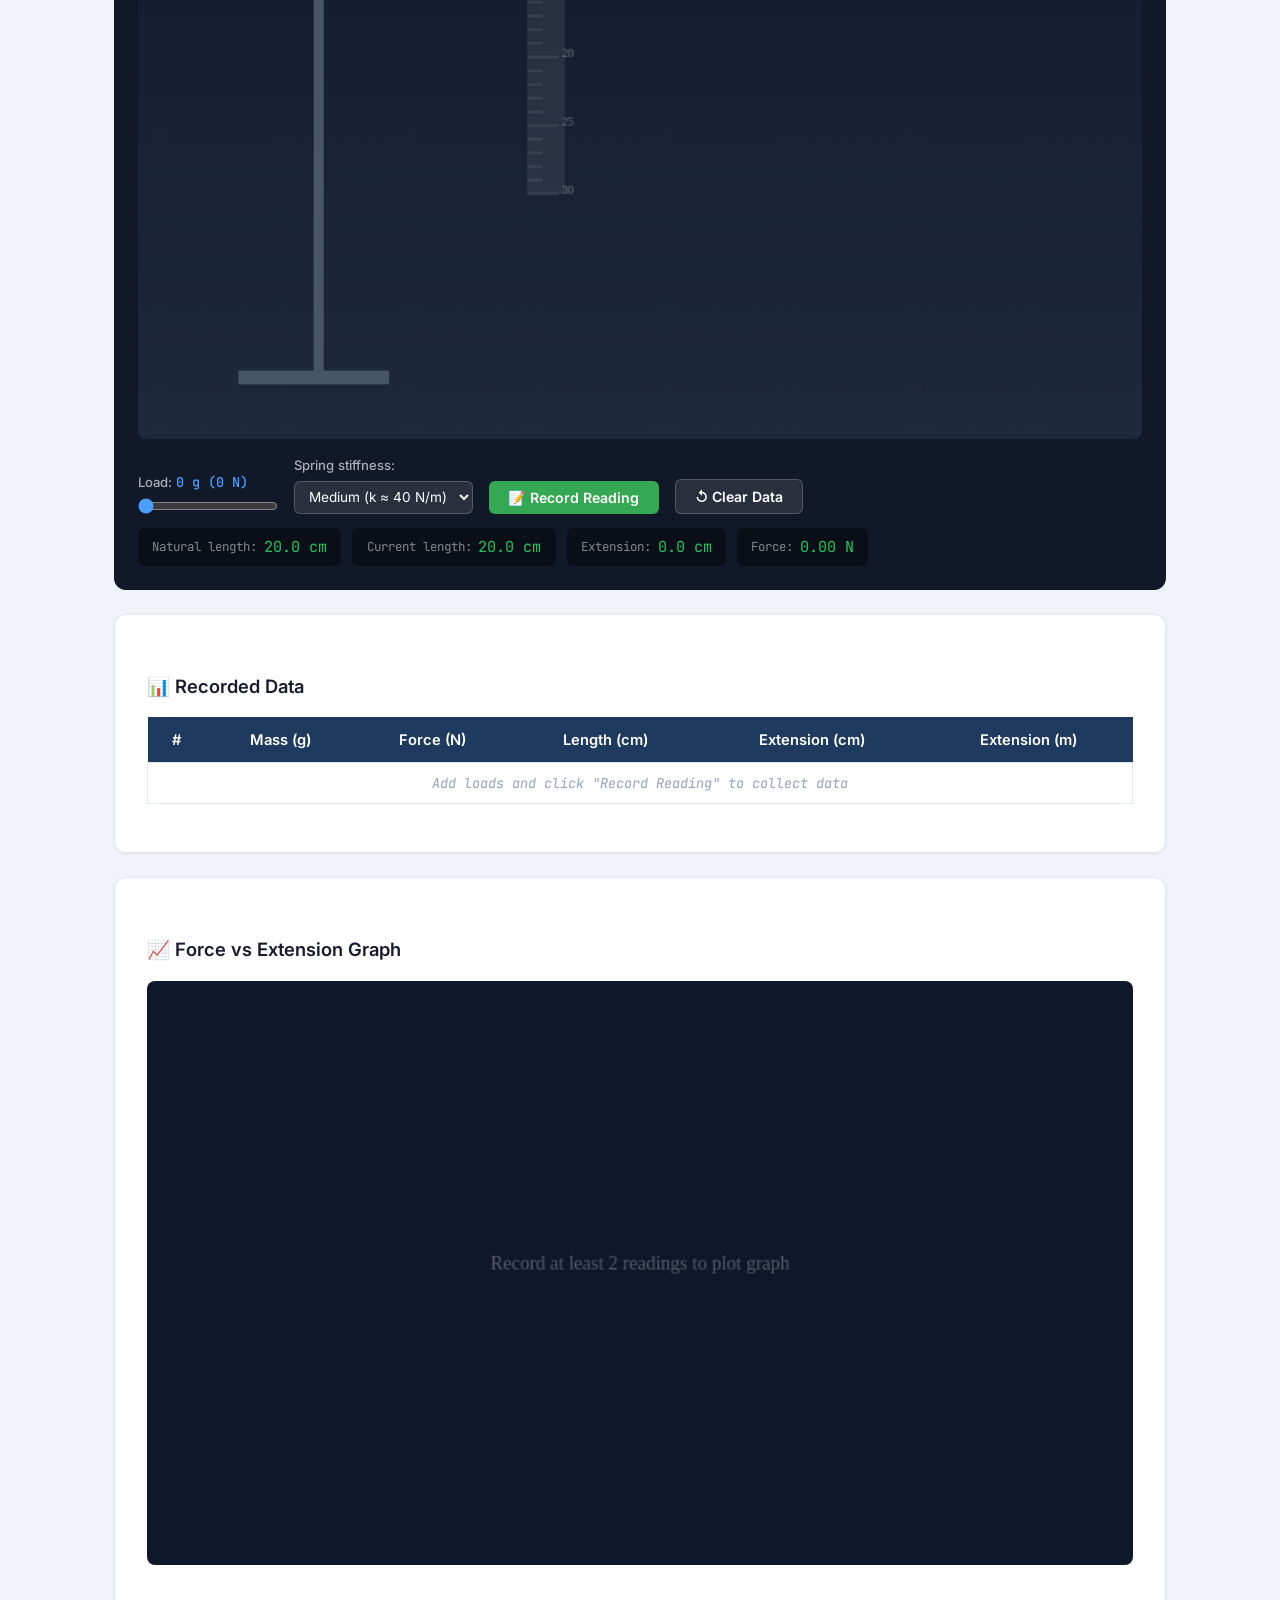
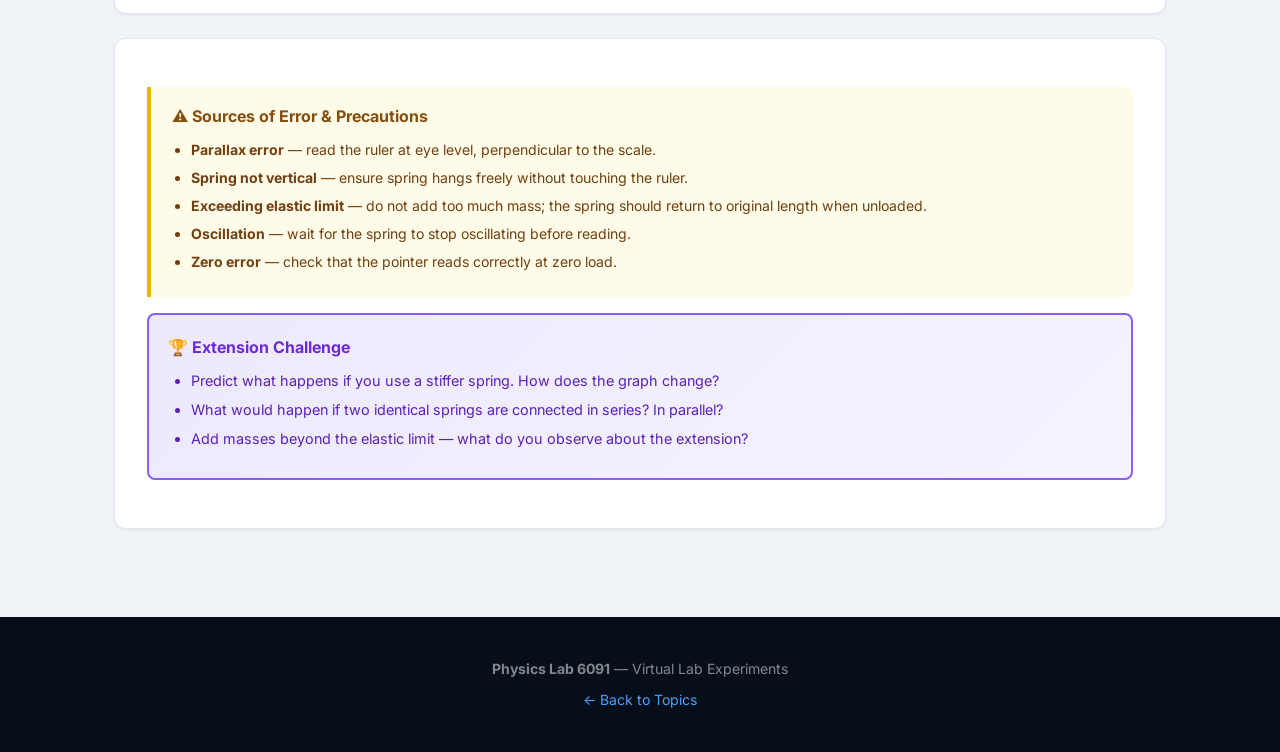
<file: topics/experiments.html>
<!DOCTYPE html>
<html lang="en">
<head>
    <meta charset="UTF-8">
    <meta name="viewport" content="width=device-width, initial-scale=1.0">
    <title>Virtual Lab Experiments | Physics Lab 6091</title>
    <link rel="stylesheet" href="../css/styles.css">
    <link href="https://fonts.googleapis.com/css2?family=Inter:wght@300;400;500;600;700;800&family=JetBrains+Mono:wght@400;500&display=swap" rel="stylesheet">
    <style>
        .sim-container canvas { aspect-ratio: 2; }
        .hooke-canvas { aspect-ratio: 4/3 !important; }
        .density-canvas { aspect-ratio: 3/2 !important; }
        .moments-canvas { aspect-ratio: 5/3 !important; }
        .motion-canvas { aspect-ratio: 16/9 !important; }

        .lab-header { display:flex; align-items:center; gap:.8rem; margin-bottom:.5rem; }
        .lab-number {
            background:var(--primary); color:#fff; width:36px; height:36px;
            border-radius:50%; display:flex; align-items:center; justify-content:center;
            font-weight:800; font-size:1rem; flex-shrink:0;
        }
        .lab-aim {
            background:linear-gradient(135deg,#e0f2fe,#f0f4ff);
            border-left:4px solid var(--primary);
            padding:1rem 1.3rem; border-radius:0 8px 8px 0; margin:1rem 0;
        }
        .lab-aim strong { color:var(--primary-dark); }
        .lab-apparatus {
            display:flex; flex-wrap:wrap; gap:.5rem; margin:.8rem 0;
        }
        .apparatus-tag {
            padding:.3rem .7rem; background:#f0fdf4; border:1px solid #86efac;
            border-radius:20px; font-size:.8rem; color:#166534; font-weight:500;
        }
        .data-table-wrap { overflow-x:auto; margin:1rem 0; }
        .data-table { width:100%; border-collapse:collapse; font-size:.88rem; }
        .data-table th {
            background:#1e3a5f; color:#fff; padding:.65rem .8rem;
            text-align:center; font-weight:600; white-space:nowrap;
        }
        .data-table td {
            padding:.55rem .8rem; text-align:center; border:1px solid #e2e8f0;
            font-family:var(--font-mono); font-size:.85rem;
        }
        .data-table tr:nth-child(even) td { background:#f8fafc; }
        .data-table tr:hover td { background:#e8f0fe; }
        .data-table .editable {
            background:#fffbeb; border:2px solid #fbbf24; cursor:pointer;
            font-weight:600; color:#92400e;
        }

        .graph-container {
            background:#0f172a; border-radius:8px; padding:1rem;
            margin:1rem 0; position:relative;
        }
        .graph-container canvas { width:100%; border-radius:6px; }

        .result-box {
            background:linear-gradient(135deg,#dcfce7,#f0fdf4);
            border:2px solid #22c55e; border-radius:8px;
            padding:1.2rem; margin:1rem 0; text-align:center;
        }
        .result-box .result-value {
            font-size:1.8rem; font-weight:800; color:#166534;
            font-family:var(--font-mono);
        }
        .result-box .result-label {
            font-size:.9rem; color:#15803d; margin-top:.3rem;
        }

        .error-box {
            background:#fefce8; border-left:4px solid #eab308;
            padding:1rem 1.3rem; border-radius:0 8px 8px 0; margin:1rem 0;
        }
        .error-box h4 { color:#854d0e; margin-bottom:.4rem; }
        .error-box ul { padding-left:1.2rem; }
        .error-box li { font-size:.88rem; color:#713f12; margin-bottom:.3rem; }

        .procedure-steps { counter-reset:step; margin:1rem 0; }
        .proc-step {
            display:flex; gap:.8rem; margin-bottom:.8rem; align-items:flex-start;
        }
        .proc-step-num {
            background:var(--primary); color:#fff; width:28px; height:28px;
            border-radius:50%; display:flex; align-items:center; justify-content:center;
            font-size:.82rem; font-weight:700; flex-shrink:0; margin-top:.1rem;
        }
        .proc-step-text { flex:1; font-size:.92rem; color:var(--text-secondary); line-height:1.6; }

        .sim-readout {
            display:inline-flex; align-items:center; gap:.4rem;
            background:rgba(0,0,0,.4); padding:.4rem .9rem; border-radius:6px;
            font-family:var(--font-mono); font-size:.95rem; color:#22c55e;
            margin:.3rem .3rem 0 0;
        }
        .sim-readout .readout-label { color:rgba(255,255,255,.5); font-size:.78rem; }

        .challenge-box {
            background:linear-gradient(135deg,#ede9fe,#f5f3ff);
            border:2px solid #8b5cf6; border-radius:8px; padding:1.2rem; margin:1rem 0;
        }
        .challenge-box h4 { color:#6d28d9; margin-bottom:.5rem; display:flex; align-items:center; gap:.4rem; }
        .challenge-box p, .challenge-box li { font-size:.9rem; color:#5b21b6; }

        .calc-display { background:rgba(0,0,0,.3); border-radius:8px; padding:1rem; margin-top:1rem; font-family:var(--font-mono); font-size:.88rem; color:rgba(255,255,255,.85); line-height:1.8; }
        .calc-display .calc-label { color:var(--primary-light); font-weight:600; }
        .calc-display .calc-val { color:#34d399; }
        .highlight-row { background:rgba(74,158,255,.15); padding:.2rem .5rem; border-radius:4px; display:inline-block; margin:.1rem 0; }
    </style>
</head>
<body>

<!-- ============ HEADER ============ -->
<header class="topic-header">
    <nav class="navbar">
        <a href="../index.html" class="logo" style="text-decoration:none">⚛️ Physics Lab 6091</a>
        <div class="nav-links">
            <a href="../index.html">← All Topics</a>
        </div>
    </nav>
    <div class="topic-hero">
        <div class="breadcrumb">
            <a href="../index.html">Home</a><span>›</span> Virtual Lab Experiments
        </div>
        <h1>🔬 Virtual Lab Experiments</h1>
        <p>Interactive practicals — collect data, plot graphs, analyse results and discuss errors</p>
    </div>
</header>

<!-- ============ TAB NAV ============ -->
<div class="tab-nav" id="tabNav">
    <button class="tab-btn active" data-tab="hooke"><span class="tab-emoji">🔩</span> Hooke's Law</button>
    <button class="tab-btn" data-tab="density"><span class="tab-emoji">⚖️</span> Density</button>
    <button class="tab-btn" data-tab="moments-exp"><span class="tab-emoji">📏</span> Principle of Moments</button>
    <button class="tab-btn" data-tab="motion"><span class="tab-emoji">🏎️</span> Speed &amp; Acceleration</button>
</div>

<!-- ============================================================
     EXPERIMENT 1 — HOOKE'S LAW
     ============================================================ -->
<div class="tab-content active" id="tab-hooke">
    <div class="content-card">
        <div class="lab-header">
            <div class="lab-number">1</div>
            <h2>Hooke's Law — Spring Extension Experiment</h2>
        </div>

        <div class="lab-aim">
            <strong>Aim:</strong> To investigate the relationship between force (load) and extension of a spring, and to determine the spring constant <em>k</em>.
        </div>

        <h3>Apparatus</h3>
        <div class="lab-apparatus">
            <span class="apparatus-tag">Helical spring</span>
            <span class="apparatus-tag">Retort stand + clamp</span>
            <span class="apparatus-tag">Metre rule</span>
            <span class="apparatus-tag">Slotted masses (50g each)</span>
            <span class="apparatus-tag">Mass hanger</span>
            <span class="apparatus-tag">Pointer / marker</span>
        </div>

        <h3>Theory</h3>
        <div class="formula-box">
            <span class="formula-label">Hooke's Law</span>
            <span class="formula">F = k × e</span>
        </div>
        <p>Where <strong>F</strong> = applied force (N), <strong>k</strong> = spring constant (N/m), <strong>e</strong> = extension (m).</p>
        <p>The law holds up to the <strong>limit of proportionality</strong> — beyond this, the spring deforms permanently.</p>

        <div class="key-concept">
            <strong>💡 Extension vs Length:</strong> Extension = Current length − Original (natural) length. Always measure <strong>extension</strong>, not total length!
        </div>

        <h3>Procedure</h3>
        <div class="procedure-steps">
            <div class="proc-step"><div class="proc-step-num">1</div><div class="proc-step-text">Set up the spring on the clamp stand. Record the <strong>natural length</strong> L₀ with no load.</div></div>
            <div class="proc-step"><div class="proc-step-num">2</div><div class="proc-step-text">Add a 50 g mass (0.5 N). Record the new length. Calculate extension = new length − L₀.</div></div>
            <div class="proc-step"><div class="proc-step-num">3</div><div class="proc-step-text">Continue adding masses in steps of 50 g (up to 350 g). Record length and extension each time.</div></div>
            <div class="proc-step"><div class="proc-step-num">4</div><div class="proc-step-text">Plot a graph of Force (y-axis) vs Extension (x-axis).</div></div>
            <div class="proc-step"><div class="proc-step-num">5</div><div class="proc-step-text">The gradient of the straight-line portion = spring constant <em>k</em>.</div></div>
        </div>
    </div>

    <!-- INTERACTIVE SIM -->
    <div class="sim-container">
        <canvas id="hookeCanvas" width="800" height="550" class="hooke-canvas"></canvas>

        <div class="sim-controls">
            <div class="sim-control-group">
                <label>Load: <span id="hookeLoadVal" class="value-display">0 g (0 N)</span></label>
                <input type="range" id="hookeLoad" min="0" max="400" value="0" step="50">
            </div>
            <div class="sim-control-group">
                <label>Spring stiffness:</label>
                <select id="hookeSpring">
                    <option value="25">Soft (k ≈ 25 N/m)</option>
                    <option value="40" selected>Medium (k ≈ 40 N/m)</option>
                    <option value="80">Stiff (k ≈ 80 N/m)</option>
                </select>
            </div>
            <button class="sim-btn sim-btn-play" id="hookeRecord">📝 Record Reading</button>
            <button class="sim-btn sim-btn-reset" id="hookeClear">↺ Clear Data</button>
        </div>

        <div style="display:flex;flex-wrap:wrap;gap:.4rem;margin-top:.6rem">
            <div class="sim-readout"><span class="readout-label">Natural length:</span> <span id="hookeL0">20.0 cm</span></div>
            <div class="sim-readout"><span class="readout-label">Current length:</span> <span id="hookeLCur">20.0 cm</span></div>
            <div class="sim-readout"><span class="readout-label">Extension:</span> <span id="hookeExt">0.0 cm</span></div>
            <div class="sim-readout"><span class="readout-label">Force:</span> <span id="hookeForce">0.00 N</span></div>
        </div>
    </div>

    <!-- DATA TABLE -->
    <div class="content-card" style="margin-top:1.5rem">
        <h3>📊 Recorded Data</h3>
        <div class="data-table-wrap">
            <table class="data-table" id="hookeTable">
                <thead>
                    <tr><th>#</th><th>Mass (g)</th><th>Force (N)</th><th>Length (cm)</th><th>Extension (cm)</th><th>Extension (m)</th></tr>
                </thead>
                <tbody id="hookeTableBody">
                    <tr><td colspan="6" style="color:#94a3b8;font-style:italic">Add loads and click "Record Reading" to collect data</td></tr>
                </tbody>
            </table>
        </div>
    </div>

    <!-- GRAPH -->
    <div class="content-card" style="margin-top:1rem">
        <h3>📈 Force vs Extension Graph</h3>
        <div class="graph-container">
            <canvas id="hookeGraph" width="700" height="400"></canvas>
        </div>
        <div id="hookeResult" style="display:none">
            <div class="result-box">
                <div class="result-value" id="hookeKVal">—</div>
                <div class="result-label">Spring Constant k (N/m) — from gradient</div>
            </div>
        </div>
    </div>

    <!-- ERRORS & CHALLENGES -->
    <div class="content-card" style="margin-top:1rem">
        <div class="error-box">
            <h4>⚠️ Sources of Error &amp; Precautions</h4>
            <ul>
                <li><strong>Parallax error</strong> — read the ruler at eye level, perpendicular to the scale.</li>
                <li><strong>Spring not vertical</strong> — ensure spring hangs freely without touching the ruler.</li>
                <li><strong>Exceeding elastic limit</strong> — do not add too much mass; the spring should return to original length when unloaded.</li>
                <li><strong>Oscillation</strong> — wait for the spring to stop oscillating before reading.</li>
                <li><strong>Zero error</strong> — check that the pointer reads correctly at zero load.</li>
            </ul>
        </div>

        <div class="challenge-box">
            <h4>🏆 Extension Challenge</h4>
            <ul>
                <li>Predict what happens if you use a stiffer spring. How does the graph change?</li>
                <li>What would happen if two identical springs are connected in series? In parallel?</li>
                <li>Add masses beyond the elastic limit — what do you observe about the extension?</li>
            </ul>
        </div>
    </div>
</div>

<!-- ============================================================
     EXPERIMENT 2 — DENSITY
     ============================================================ -->
<div class="tab-content" id="tab-density">
    <div class="content-card">
        <div class="lab-header">
            <div class="lab-number">2</div>
            <h2>Determining Density of Regular &amp; Irregular Objects</h2>
        </div>

        <div class="lab-aim">
            <strong>Aim:</strong> To determine the density of solid objects using measurements of mass and volume.
        </div>

        <h3>Apparatus</h3>
        <div class="lab-apparatus">
            <span class="apparatus-tag">Electronic balance</span>
            <span class="apparatus-tag">Ruler / Vernier calipers</span>
            <span class="apparatus-tag">Measuring cylinder</span>
            <span class="apparatus-tag">Water</span>
            <span class="apparatus-tag">Overflow can</span>
            <span class="apparatus-tag">Various solid objects</span>
        </div>

        <h3>Theory</h3>
        <div class="formula-box">
            <span class="formula-label">Density</span>
            <span class="formula">ρ = m / V</span>
        </div>
        <p>Density = mass ÷ volume. Unit: <strong>kg/m³</strong> or <strong>g/cm³</strong>.</p>

        <div class="key-concept">
            <strong>💡 Methods for Volume:</strong><br>
            <strong>Regular objects</strong> (cubes, cylinders): Calculate from dimensions (V = lwh, V = πr²h).<br>
            <strong>Irregular objects</strong>: Use displacement method — submerge in measuring cylinder and read the rise in water level.
        </div>
    </div>

    <div class="sim-container">
        <canvas id="densityCanvas" width="800" height="500" class="density-canvas"></canvas>

        <div class="sim-controls">
            <div class="sim-control-group">
                <label>Object:</label>
                <select id="densityObj">
                    <option value="aluminium">Aluminium Block</option>
                    <option value="iron">Iron Cylinder</option>
                    <option value="wood">Wooden Block</option>
                    <option value="stone">Irregular Stone</option>
                    <option value="brass">Brass Sphere</option>
                </select>
            </div>
            <div class="sim-control-group">
                <label>Method:</label>
                <select id="densityMethod">
                    <option value="dimensions">Ruler (dimensions)</option>
                    <option value="displacement">Displacement</option>
                </select>
            </div>
            <button class="sim-btn sim-btn-play" id="densityMeasure">📏 Measure</button>
            <button class="sim-btn sim-btn-reset" id="densityReset">↺ Reset</button>
        </div>

        <div class="calc-display" id="densityCalc">
            <span class="calc-label">Select an object and method, then click Measure.</span>
        </div>
    </div>

    <!-- DATA TABLE -->
    <div class="content-card" style="margin-top:1.5rem">
        <h3>📊 Measurement Records</h3>
        <div class="data-table-wrap">
            <table class="data-table" id="densityTable">
                <thead>
                    <tr><th>Object</th><th>Mass (g)</th><th>Volume (cm³)</th><th>Density (g/cm³)</th><th>Density (kg/m³)</th><th>Known Value</th></tr>
                </thead>
                <tbody id="densityTableBody">
                    <tr><td colspan="6" style="color:#94a3b8;font-style:italic">Click "Measure" to collect data</td></tr>
                </tbody>
            </table>
        </div>

        <div class="error-box" style="margin-top:1rem">
            <h4>⚠️ Sources of Error</h4>
            <ul>
                <li><strong>Meniscus reading</strong> — read at the bottom of the meniscus for water.</li>
                <li><strong>Trapped air bubbles</strong> — tap the measuring cylinder to release bubbles when using displacement.</li>
                <li><strong>Irregular shapes</strong> — cannot use ruler method; must use displacement.</li>
                <li><strong>Object absorbs water</strong> — wood, sponge etc. may absorb water, affecting volume reading.</li>
                <li><strong>Object too large</strong> — if it doesn't fit in the measuring cylinder, use an overflow can.</li>
            </ul>
        </div>
    </div>
</div>

<!-- ============================================================
     EXPERIMENT 3 — PRINCIPLE OF MOMENTS VERIFICATION
     ============================================================ -->
<div class="tab-content" id="tab-moments-exp">
    <div class="content-card">
        <div class="lab-header">
            <div class="lab-number">3</div>
            <h2>Verification of the Principle of Moments</h2>
        </div>

        <div class="lab-aim">
            <strong>Aim:</strong> To verify that for a body in equilibrium, the sum of clockwise moments equals the sum of anticlockwise moments about any point.
        </div>

        <h3>Apparatus</h3>
        <div class="lab-apparatus">
            <span class="apparatus-tag">Metre rule</span>
            <span class="apparatus-tag">Knife-edge pivot</span>
            <span class="apparatus-tag">Slotted masses</span>
            <span class="apparatus-tag">String loops</span>
            <span class="apparatus-tag">Electronic balance</span>
        </div>

        <h3>Procedure</h3>
        <div class="procedure-steps">
            <div class="proc-step"><div class="proc-step-num">1</div><div class="proc-step-text">Balance the metre rule on the knife-edge. Note the balance point (should be ≈50 cm for a uniform rule).</div></div>
            <div class="proc-step"><div class="proc-step-num">2</div><div class="proc-step-text">Hang mass m₁ on the left side at distance d₁ from pivot.</div></div>
            <div class="proc-step"><div class="proc-step-num">3</div><div class="proc-step-text">Adjust the position of mass m₂ on the right side until the rule balances horizontally.</div></div>
            <div class="proc-step"><div class="proc-step-num">4</div><div class="proc-step-text">Record m₁, d₁, m₂, d₂. Calculate CW and ACW moments. They should be equal.</div></div>
            <div class="proc-step"><div class="proc-step-num">5</div><div class="proc-step-text">Repeat with different masses and positions for at least 5 trials.</div></div>
        </div>
    </div>

    <div class="sim-container">
        <canvas id="momentsExpCanvas" width="800" height="450" class="moments-canvas"></canvas>

        <div class="sim-controls">
            <div class="sim-control-group">
                <label>m₁ (g): <span id="me_m1Val" class="value-display">100</span></label>
                <input type="range" id="me_m1" min="50" max="400" value="100" step="10">
            </div>
            <div class="sim-control-group">
                <label>d₁ (cm): <span id="me_d1Val" class="value-display">30</span></label>
                <input type="range" id="me_d1" min="5" max="45" value="30" step="1">
            </div>
            <div class="sim-control-group">
                <label>m₂ (g): <span id="me_m2Val" class="value-display">150</span></label>
                <input type="range" id="me_m2" min="50" max="400" value="150" step="10">
            </div>
            <div class="sim-control-group">
                <label>d₂ (cm): <span id="me_d2Val" class="value-display">20</span></label>
                <input type="range" id="me_d2" min="5" max="45" value="20" step="1">
            </div>
            <button class="sim-btn sim-btn-play" id="meRecord">📝 Record Trial</button>
            <button class="sim-btn sim-btn-reset" id="meClear">↺ Clear</button>
        </div>

        <div style="display:flex;flex-wrap:wrap;gap:.4rem;margin-top:.6rem">
            <div class="sim-readout"><span class="readout-label">ACW moment:</span> <span id="meACW">—</span> N cm</div>
            <div class="sim-readout"><span class="readout-label">CW moment:</span> <span id="meCW">—</span> N cm</div>
            <div class="sim-readout" id="meStatus" style="color:#facc15"><span>Adjust d₂ to balance</span></div>
        </div>
    </div>

    <div class="content-card" style="margin-top:1.5rem">
        <h3>📊 Results Table</h3>
        <div class="data-table-wrap">
            <table class="data-table" id="meTable">
                <thead>
                    <tr><th>Trial</th><th>m₁ (g)</th><th>d₁ (cm)</th><th>m₂ (g)</th><th>d₂ (cm)</th><th>ACW (N cm)</th><th>CW (N cm)</th><th>Balanced?</th></tr>
                </thead>
                <tbody id="meTableBody">
                    <tr><td colspan="8" style="color:#94a3b8;font-style:italic">Balance the rule then click "Record Trial"</td></tr>
                </tbody>
            </table>
        </div>

        <div class="challenge-box" style="margin-top:1rem">
            <h4>🏆 Challenge Tasks</h4>
            <ul>
                <li>Can you find 3 different combinations of m₁, d₁, m₂, d₂ that balance?</li>
                <li>Try using 3 masses on the beam. Does the principle still work?</li>
                <li>What percentage error do your results show? (|ACW − CW| / average × 100%)</li>
            </ul>
        </div>
    </div>
</div>

<!-- ============================================================
     EXPERIMENT 4 — SPEED & ACCELERATION (TICKER TAPE)
     ============================================================ -->
<div class="tab-content" id="tab-motion">
    <div class="content-card">
        <div class="lab-header">
            <div class="lab-number">4</div>
            <h2>Investigating Speed &amp; Acceleration</h2>
        </div>

        <div class="lab-aim">
            <strong>Aim:</strong> To measure speed and determine acceleration of a trolley on a ramp using a ticker tape timer (or equivalent).
        </div>

        <h3>Apparatus</h3>
        <div class="lab-apparatus">
            <span class="apparatus-tag">Trolley</span>
            <span class="apparatus-tag">Ramp / inclined plane</span>
            <span class="apparatus-tag">Ticker tape timer (50 Hz)</span>
            <span class="apparatus-tag">Ticker tape</span>
            <span class="apparatus-tag">Ruler</span>
            <span class="apparatus-tag">Scissors</span>
        </div>

        <h3>Theory</h3>
        <div class="formula-box">
            <span class="formula-label">Speed from ticker tape</span>
            <span class="formula">speed = distance between dots / time between dots</span>
        </div>
        <p>At <strong>50 Hz</strong>, the timer makes <strong>50 dots per second</strong>, so the time interval between consecutive dots = <strong>0.02 s</strong>.</p>
        <p>A common method: cut the tape into strips of <strong>5 dot-spaces</strong> (= 0.10 s each) and arrange them as a bar chart to visualise acceleration.</p>

        <div class="formula-box" style="margin-top:.5rem;border-left-color:var(--secondary)">
            <span class="formula-label">Acceleration</span>
            <span class="formula">a = (v − u) / t &nbsp;&nbsp; or &nbsp;&nbsp; a = Δv / Δt</span>
        </div>
    </div>

    <div class="sim-container">
        <canvas id="motionCanvas" width="800" height="420" class="motion-canvas"></canvas>

        <div class="sim-controls">
            <div class="sim-control-group">
                <label>Ramp angle: <span id="motAngleVal" class="value-display">10°</span></label>
                <input type="range" id="motAngle" min="2" max="30" value="10" step="1">
            </div>
            <div class="sim-control-group">
                <label>Trolley mass: <span id="motMassVal" class="value-display">0.5 kg</span></label>
                <input type="range" id="motMass" min="0.2" max="2" value="0.5" step="0.1">
            </div>
            <div class="sim-control-group">
                <label>Friction:</label>
                <select id="motFric">
                    <option value="0">None (smooth)</option>
                    <option value="0.1" selected>Low</option>
                    <option value="0.3">Medium</option>
                    <option value="0.5">High</option>
                </select>
            </div>
            <button class="sim-btn sim-btn-play" id="motPlay">▶ Release Trolley</button>
            <button class="sim-btn sim-btn-reset" id="motReset">↺ Reset</button>
        </div>

        <div class="calc-display" id="motionCalc">
            <span class="calc-label">Set ramp angle and release the trolley to generate ticker tape data.</span>
        </div>
    </div>

    <!-- Ticker tape strip chart -->
    <div class="content-card" style="margin-top:1.5rem">
        <h3>📊 Ticker Tape Strip Chart</h3>
        <p style="font-size:.88rem;color:var(--text-secondary)">Each strip represents a <strong>5-dot interval (0.10 s)</strong>. Taller strips = faster speed. Increasing height = acceleration.</p>
        <div class="graph-container">
            <canvas id="tickerChart" width="700" height="300"></canvas>
        </div>

        <h3 style="margin-top:1rem">📈 Speed-Time Graph</h3>
        <div class="graph-container">
            <canvas id="motionGraph" width="700" height="350"></canvas>
        </div>
        <div id="motionResult" style="display:none">
            <div class="result-box">
                <div class="result-value" id="motAccelVal">—</div>
                <div class="result-label">Acceleration (m/s²) — from gradient of speed-time graph</div>
            </div>
        </div>

        <div class="error-box" style="margin-top:1rem">
            <h4>⚠️ Sources of Error</h4>
            <ul>
                <li><strong>Friction on tape</strong> — ticker tape drags through the timer, adding friction.</li>
                <li><strong>Dots overlap</strong> — at low speed, dots are very close; hard to measure accurately.</li>
                <li><strong>Ruler precision</strong> — measurements to ±0.5 mm affect calculated speeds.</li>
                <li><strong>Release inconsistency</strong> — must release cleanly without pushing.</li>
            </ul>
        </div>
    </div>
</div>

<!-- ============ FOOTER ============ -->
<footer>
    <p><strong>Physics Lab 6091</strong> — Virtual Lab Experiments</p>
    <p style="margin-top:.5rem"><a href="../index.html">← Back to Topics</a></p>
</footer>
<a href="#" class="back-to-top" id="btt">↑</a>

<!-- ============================================================
     JAVASCRIPT
     ============================================================ -->
<script>
var G = 10;

// ========== UTILITIES ==========
function roundedRect(ctx,x,y,w,h,r){
    if(w<2*r)r=w/2; if(h<2*r)r=h/2;
    ctx.beginPath();ctx.moveTo(x+r,y);ctx.arcTo(x+w,y,x+w,y+h,r);ctx.arcTo(x+w,y+h,x,y+h,r);
    ctx.arcTo(x,y+h,x,y,r);ctx.arcTo(x,y,x+w,y,r);ctx.closePath();
}
function drawArrow(ctx,x1,y1,x2,y2,color,lw){
    lw=lw||3;var dx=x2-x1,dy=y2-y1,len=Math.sqrt(dx*dx+dy*dy);
    if(len<2)return;var a=Math.atan2(dy,dx),hl=Math.min(12,len*.35);
    ctx.save();ctx.strokeStyle=color;ctx.fillStyle=color;ctx.lineWidth=lw;ctx.lineCap='round';
    ctx.beginPath();ctx.moveTo(x1,y1);ctx.lineTo(x2,y2);ctx.stroke();
    ctx.beginPath();ctx.moveTo(x2,y2);ctx.lineTo(x2-hl*Math.cos(a-.4),y2-hl*Math.sin(a-.4));
    ctx.lineTo(x2-hl*Math.cos(a+.4),y2-hl*Math.sin(a+.4));ctx.closePath();ctx.fill();ctx.restore();
}
function drawLabel(ctx,text,x,y,color,align,size){
    ctx.save();ctx.font='600 '+(size||13)+'px Inter,sans-serif';ctx.fillStyle=color;
    ctx.textAlign=align||'center';ctx.textBaseline='middle';ctx.fillText(text,x,y);ctx.restore();
}
function clearSim(ctx,c){
    var g=ctx.createLinearGradient(0,0,0,c.height);
    g.addColorStop(0,'#0f172a');g.addColorStop(1,'#1e293b');
    ctx.fillStyle=g;ctx.fillRect(0,0,c.width,c.height);
}

// ========== TABS ==========
document.querySelectorAll('.tab-btn').forEach(function(btn){
    btn.addEventListener('click',function(){
        document.querySelectorAll('.tab-btn').forEach(function(b){b.classList.remove('active')});
        document.querySelectorAll('.tab-content').forEach(function(c){c.classList.remove('active')});
        btn.classList.add('active');
        document.getElementById('tab-'+btn.dataset.tab).classList.add('active');
        if(btn.dataset.tab==='hooke') hookeDraw();
        if(btn.dataset.tab==='density') densityDraw();
        if(btn.dataset.tab==='moments-exp') meDraw();
        if(btn.dataset.tab==='motion') motionDraw();
    });
});
var bttBtn=document.getElementById('btt');
window.addEventListener('scroll',function(){bttBtn.classList.toggle('visible',window.scrollY>400)});


// ============================================================
//  EXPERIMENT 1 — HOOKE'S LAW
// ============================================================
(function(){
    var canvas=document.getElementById('hookeCanvas');
    var ctx=canvas.getContext('2d');
    var graphCanvas=document.getElementById('hookeGraph');
    var gctx=graphCanvas.getContext('2d');

    var load=0, k=40; // N/m
    var L0=20; // cm
    var data=[];

    document.getElementById('hookeLoad').addEventListener('input',function(e){
        load=parseInt(e.target.value);
        var f=(load/1000)*G;
        document.getElementById('hookeLoadVal').textContent=load+' g ('+f.toFixed(2)+' N)';
        hookeDraw();
    });
    document.getElementById('hookeSpring').addEventListener('change',function(e){
        k=parseInt(e.target.value);
        data=[];
        renderHookeTable();
        hookeDraw();
        drawHookeGraph();
    });
    document.getElementById('hookeRecord').addEventListener('click',function(){
        var f=(load/1000)*G;
        var ext_m=f/k;
        var ext_cm=ext_m*100;
        // Add some realistic noise
        var noise=(Math.random()-0.5)*0.3;
        var extNoisy=ext_cm+noise;
        if(extNoisy<0)extNoisy=0;
        // Check if this load already recorded
        for(var i=0;i<data.length;i++){if(data[i].mass===load)return;}
        data.push({mass:load, force:f, length:L0+extNoisy, ext_cm:extNoisy, ext_m:extNoisy/100});
        data.sort(function(a,b){return a.mass-b.mass;});
        renderHookeTable();
        drawHookeGraph();
    });
    document.getElementById('hookeClear').addEventListener('click',function(){
        data=[];
        renderHookeTable();
        drawHookeGraph();
        document.getElementById('hookeResult').style.display='none';
    });

    function renderHookeTable(){
        var tbody=document.getElementById('hookeTableBody');
        if(data.length===0){
            tbody.innerHTML='<tr><td colspan="6" style="color:#94a3b8;font-style:italic">Add loads and click "Record Reading" to collect data</td></tr>';
            return;
        }
        var html='';
        for(var i=0;i<data.length;i++){
            var d=data[i];
            html+='<tr><td>'+(i+1)+'</td><td>'+d.mass+'</td><td>'+d.force.toFixed(2)+'</td><td>'+d.length.toFixed(1)+'</td><td>'+d.ext_cm.toFixed(1)+'</td><td>'+d.ext_m.toFixed(4)+'</td></tr>';
        }
        tbody.innerHTML=html;
    }

    window.hookeDraw=function(){
        clearSim(ctx,canvas);
        var W=canvas.width, H=canvas.height;
        var f=(load/1000)*G;
        var ext_m=f/k;
        var ext_cm=ext_m*100;
        // Limit proportionality check
        var elastic_limit=k*0.15; // beyond this extension, non-linear
        var isLinear=ext_m<=0.15;

        // Retort stand
        ctx.save();
        ctx.fillStyle='#475569';
        ctx.fillRect(140,30,8,H-80); // vertical pole
        ctx.fillRect(80,H-50,120,10); // base
        ctx.fillRect(140,60,110,8); // clamp arm
        ctx.restore();

        // Spring
        var springTopY=68+8;
        var springX=245;
        var springLen=L0*2+ext_cm*2; // visual scale
        var coils=12;
        var coilW=14;

        ctx.save();
        ctx.strokeStyle=isLinear?'#60a5fa':'#ef4444';
        ctx.lineWidth=2.5;
        ctx.lineCap='round';
        ctx.beginPath();
        ctx.moveTo(springX,springTopY);
        for(var i=0;i<=coils;i++){
            var t=i/coils;
            var sy=springTopY+t*springLen;
            var sx=springX+((i%2===0)?-coilW:coilW);
            ctx.lineTo(sx,sy);
        }
        ctx.stroke();
        ctx.restore();

        var springBotY=springTopY+springLen;

        // Mass hanger
        ctx.save();
        ctx.fillStyle='#94a3b8';
        ctx.fillRect(springX-3,springBotY,6,15); // hook
        ctx.fillStyle=load>0?'#f97316':'#64748b';
        var massH=20+Math.min(load/10,30);
        roundedRect(ctx,springX-22,springBotY+15,44,massH,5);
        ctx.fill();
        ctx.strokeStyle='rgba(255,255,255,.3)';ctx.lineWidth=1;ctx.stroke();
        ctx.font='700 11px Inter';ctx.fillStyle='#fff';ctx.textAlign='center';ctx.textBaseline='middle';
        ctx.fillText(load+'g',springX,springBotY+15+massH/2);
        ctx.restore();

        // Ruler
        var rulerX=310;
        ctx.save();
        ctx.fillStyle='rgba(255,255,255,.08)';
        ctx.fillRect(rulerX,springTopY-5,30,300);
        ctx.strokeStyle='rgba(255,255,255,.15)';ctx.lineWidth=1;
        for(var cm=0;cm<=30;cm++){
            var ry=springTopY+cm*10-5;
            var isMajor=cm%5===0;
            ctx.beginPath();ctx.moveTo(rulerX,ry);ctx.lineTo(rulerX+(isMajor?25:12),ry);ctx.stroke();
            if(isMajor){
                ctx.font='500 9px Inter';ctx.fillStyle='rgba(255,255,255,.4)';ctx.textAlign='left';
                ctx.fillText(cm+'',rulerX+28,ry);
            }
        }
        ctx.restore();

        // Pointer line to ruler
        ctx.save();
        ctx.strokeStyle='#facc15';ctx.lineWidth=1;ctx.setLineDash([3,3]);
        ctx.beginPath();ctx.moveTo(springX+22,springBotY);ctx.lineTo(rulerX,springBotY);ctx.stroke();
        ctx.setLineDash([]);ctx.restore();

        // Labels - natural length mark
        ctx.save();ctx.strokeStyle='rgba(34,197,94,.4)';ctx.lineWidth=1;ctx.setLineDash([4,4]);
        var natBot=springTopY+L0*2;
        ctx.beginPath();ctx.moveTo(springX-40,natBot);ctx.lineTo(rulerX+5,natBot);ctx.stroke();
        ctx.setLineDash([]);
        drawLabel(ctx,'L₀',springX-50,natBot,'#22c55e','center',10);
        ctx.restore();

        // Extension dimension
        if(ext_cm>0.5){
            drawArrow(ctx,rulerX+50,natBot+3,rulerX+50,springBotY-3,'#facc15',2);
            drawLabel(ctx,'e = '+ext_cm.toFixed(1)+' cm',rulerX+85,(natBot+springBotY)/2,'#facc15','left',12);
        }

        // Elastic limit warning
        if(!isLinear){
            drawLabel(ctx,'⚠ Beyond elastic limit!',W/2,30,'#ef4444','center',15);
        }

        // Force arrow
        if(f>0){
            drawArrow(ctx,springX,springBotY+15+massH+5,springX,springBotY+15+massH+40,'#ef4444',2);
            drawLabel(ctx,'F = '+f.toFixed(2)+' N',springX+40,springBotY+15+massH+25,'#ef4444','left',11);
        }

        // Readouts
        document.getElementById('hookeL0').textContent=L0.toFixed(1)+' cm';
        document.getElementById('hookeLCur').textContent=(L0+ext_cm).toFixed(1)+' cm';
        document.getElementById('hookeExt').textContent=ext_cm.toFixed(1)+' cm';
        document.getElementById('hookeForce').textContent=f.toFixed(2)+' N';

        // Info area on right
        ctx.save();
        ctx.font='600 14px Inter';ctx.fillStyle='#60a5fa';ctx.textAlign='left';
        ctx.fillText('Spring k = '+k+' N/m',450,80);
        ctx.font='500 12px Inter';ctx.fillStyle='rgba(255,255,255,.5)';
        ctx.fillText('Hooke\'s Law: F = k × e',450,105);
        ctx.fillText('Predicted e = F/k = '+f.toFixed(2)+'/'+k+' = '+(ext_m*100).toFixed(2)+' cm',450,125);
        if(data.length>0){
            ctx.fillStyle='#22c55e';
            ctx.fillText('✓ '+data.length+' reading(s) recorded',450,160);
        }
        ctx.restore();
    };

    function drawHookeGraph(){
        var gc=graphCanvas;
        var g=gctx;
        g.fillStyle='#0f172a';g.fillRect(0,0,gc.width,gc.height);

        if(data.length<2){
            g.font='500 14px Inter';g.fillStyle='rgba(255,255,255,.3)';g.textAlign='center';
            g.fillText('Record at least 2 readings to plot graph',gc.width/2,gc.height/2);
            return;
        }

        var padL=70, padR=40, padT=40, padB=60;
        var plotW=gc.width-padL-padR, plotH=gc.height-padT-padB;

        // Find max values
        var maxExt=0, maxF=0;
        for(var i=0;i<data.length;i++){
            if(data[i].ext_m>maxExt)maxExt=data[i].ext_m;
            if(data[i].force>maxF)maxF=data[i].force;
        }
        maxExt*=1.2; maxF*=1.2;
        if(maxExt<0.01)maxExt=0.01;
        if(maxF<0.5)maxF=0.5;

        // Axes
        g.save();
        g.strokeStyle='rgba(255,255,255,.3)';g.lineWidth=1;
        g.beginPath();g.moveTo(padL,padT);g.lineTo(padL,padT+plotH);g.lineTo(padL+plotW,padT+plotH);g.stroke();

        // Grid
        g.strokeStyle='rgba(255,255,255,.06)';
        for(var i=1;i<=5;i++){
            var gy=padT+plotH-plotH*i/5;
            g.beginPath();g.moveTo(padL,gy);g.lineTo(padL+plotW,gy);g.stroke();
            g.font='500 10px "JetBrains Mono"';g.fillStyle='rgba(255,255,255,.4)';g.textAlign='right';
            g.fillText((maxF*i/5).toFixed(1),padL-8,gy+3);
        }
        for(var i=1;i<=5;i++){
            var gx=padL+plotW*i/5;
            g.beginPath();g.moveTo(gx,padT);g.lineTo(gx,padT+plotH);g.stroke();
            g.textAlign='center';
            g.fillText((maxExt*i/5*100).toFixed(1),gx,padT+plotH+18);
        }

        // Axis labels
        g.font='600 12px Inter';g.fillStyle='rgba(255,255,255,.6)';g.textAlign='center';
        g.fillText('Extension (cm)',padL+plotW/2,padT+plotH+45);
        g.save();g.translate(18,padT+plotH/2);g.rotate(-Math.PI/2);g.fillText('Force (N)',0,0);g.restore();

        // Plot points
        for(var i=0;i<data.length;i++){
            var px=padL+(data[i].ext_m/maxExt)*plotW;
            var py=padT+plotH-(data[i].force/maxF)*plotH;
            g.fillStyle='#60a5fa';
            g.beginPath();g.arc(px,py,5,0,Math.PI*2);g.fill();
            g.strokeStyle='#fff';g.lineWidth=1.5;g.stroke();
        }

        // Best fit line (linear regression)
        var sumX=0,sumY=0,sumXY=0,sumX2=0,n=data.length;
        for(var i=0;i<n;i++){
            sumX+=data[i].ext_m; sumY+=data[i].force;
            sumXY+=data[i].ext_m*data[i].force;
            sumX2+=data[i].ext_m*data[i].ext_m;
        }
        var slope=(n*sumXY-sumX*sumY)/(n*sumX2-sumX*sumX);
        var intercept=(sumY-slope*sumX)/n;

        // Draw line
        g.strokeStyle='#22c55e';g.lineWidth=2;g.setLineDash([8,4]);
        g.beginPath();
        var lx1=0, ly1=intercept;
        var lx2=maxExt, ly2=slope*maxExt+intercept;
        g.moveTo(padL+(lx1/maxExt)*plotW, padT+plotH-(ly1/maxF)*plotH);
        g.lineTo(padL+(lx2/maxExt)*plotW, padT+plotH-(ly2/maxF)*plotH);
        g.stroke();
        g.setLineDash([]);

        // Gradient label
        g.font='700 13px "JetBrains Mono"';g.fillStyle='#22c55e';g.textAlign='left';
        g.fillText('Gradient (k) = '+slope.toFixed(1)+' N/m',padL+plotW*0.5,padT+25);

        g.restore();

        // Show result
        document.getElementById('hookeResult').style.display='block';
        document.getElementById('hookeKVal').textContent='k = '+slope.toFixed(1)+' N/m';
    }

    hookeDraw();
    drawHookeGraph();
})();


// ============================================================
//  EXPERIMENT 2 — DENSITY
// ============================================================
(function(){
    var canvas=document.getElementById('densityCanvas');
    var ctx=canvas.getContext('2d');
    var calcDiv=document.getElementById('densityCalc');
    var data=[];

    var objects={
        aluminium:{name:'Aluminium Block',shape:'rect',l:5,w:3,h:2,mass:81,rhoTrue:2700,color:'#94a3b8'},
        iron:{name:'Iron Cylinder',shape:'cyl',r:1.5,h:4,mass:222,rhoTrue:7874,color:'#64748b'},
        wood:{name:'Wooden Block',shape:'rect',l:6,w:4,h:3,mass:36,rhoTrue:500,color:'#d4a574'},
        stone:{name:'Irregular Stone',shape:'irreg',vol:45,mass:117,rhoTrue:2600,color:'#78716c'},
        brass:{name:'Brass Sphere',shape:'sphere',r:2,mass:286,rhoTrue:8500,color:'#d4a017'}
    };

    function getVolume(obj){
        if(obj.shape==='rect') return obj.l*obj.w*obj.h;
        if(obj.shape==='cyl') return Math.PI*obj.r*obj.r*obj.h;
        if(obj.shape==='sphere') return (4/3)*Math.PI*obj.r*obj.r*obj.r;
        return obj.vol;
    }

    document.getElementById('densityMeasure').addEventListener('click',function(){
        var key=document.getElementById('densityObj').value;
        var method=document.getElementById('densityMethod').value;
        var obj=objects[key];
        var vol=getVolume(obj);
        var noise_m=(Math.random()-0.5)*2;
        var noise_v=(Math.random()-0.5)*1.5;
        var mMeasured=obj.mass+noise_m;
        var vMeasured=vol+noise_v;
        var rho=mMeasured/vMeasured;
        var rhoKg=rho*1000;

        // Check if already measured
        for(var i=0;i<data.length;i++){if(data[i].key===key&&data[i].method===method)return;}
        data.push({key:key,method:method,name:obj.name,mass:mMeasured,vol:vMeasured,rho:rho,rhoKg:rhoKg,rhoTrue:obj.rhoTrue});
        renderDensityTable();
        densityDraw();

        var methodStr=method==='dimensions'?'Using ruler: ':'Using displacement: ';
        var volCalc='';
        if(method==='dimensions'){
            if(obj.shape==='rect') volCalc='V = l×w×h = '+obj.l+'×'+obj.w+'×'+obj.h+' = '+vol.toFixed(1)+' cm³';
            else if(obj.shape==='cyl') volCalc='V = πr²h = π×'+obj.r+'²×'+obj.h+' = '+vol.toFixed(1)+' cm³';
            else if(obj.shape==='sphere') volCalc='V = (4/3)πr³ = (4/3)π×'+obj.r+'³ = '+vol.toFixed(1)+' cm³';
            else volCalc='⚠ Cannot use ruler for irregular shapes! Use displacement method.';
        } else {
            volCalc='Initial water level: 100.0 cm³ → Final level: '+(100+vMeasured).toFixed(1)+' cm³\nVolume = '+(vMeasured).toFixed(1)+' cm³';
        }

        calcDiv.innerHTML=
            '<span class="calc-label">'+methodStr+'</span><br>'+
            '<span class="calc-label">Mass:</span> '+mMeasured.toFixed(1)+' g (from balance)<br>'+
            '<span class="calc-label">Volume:</span> '+volCalc+'<br><br>'+
            '<span class="calc-label">Density:</span> ρ = m/V = '+mMeasured.toFixed(1)+' / '+vMeasured.toFixed(1)+' = <span class="calc-val highlight-row">'+rho.toFixed(2)+' g/cm³ = '+rhoKg.toFixed(0)+' kg/m³</span><br>'+
            '<span class="calc-label">Known value:</span> '+(obj.rhoTrue/1000).toFixed(2)+' g/cm³ = '+obj.rhoTrue+' kg/m³<br>'+
            '<span class="calc-label">% Error:</span> <span class="calc-val">'+Math.abs((rhoKg-obj.rhoTrue)/obj.rhoTrue*100).toFixed(1)+'%</span>';
    });

    document.getElementById('densityReset').addEventListener('click',function(){
        data=[];
        renderDensityTable();
        calcDiv.innerHTML='<span class="calc-label">Select an object and method, then click Measure.</span>';
        densityDraw();
    });

    function renderDensityTable(){
        var tbody=document.getElementById('densityTableBody');
        if(data.length===0){
            tbody.innerHTML='<tr><td colspan="6" style="color:#94a3b8;font-style:italic">Click "Measure" to collect data</td></tr>';
            return;
        }
        var html='';
        for(var i=0;i<data.length;i++){
            var d=data[i];
            html+='<tr><td>'+d.name+'</td><td>'+d.mass.toFixed(1)+'</td><td>'+d.vol.toFixed(1)+'</td><td>'+d.rho.toFixed(2)+'</td><td>'+d.rhoKg.toFixed(0)+'</td><td>'+(d.rhoTrue/1000).toFixed(2)+'</td></tr>';
        }
        tbody.innerHTML=html;
    }

    window.densityDraw=function(){
        clearSim(ctx,canvas);
        var W=canvas.width,H=canvas.height;
        var key=document.getElementById('densityObj').value;
        var method=document.getElementById('densityMethod').value;
        var obj=objects[key];

        // Balance
        ctx.save();
        ctx.fillStyle='#334155';
        roundedRect(ctx,80,H-120,180,20,4);ctx.fill();
        ctx.fillStyle='#475569';
        roundedRect(ctx,100,H-100,140,60,6);ctx.fill();
        // Display
        ctx.fillStyle='#0f172a';
        roundedRect(ctx,115,H-90,110,30,4);ctx.fill();
        ctx.font='700 16px "JetBrains Mono"';ctx.fillStyle='#22c55e';ctx.textAlign='center';
        ctx.fillText(obj.mass.toFixed(1)+' g',170,H-70);
        drawLabel(ctx,'Electronic Balance',170,H-35,'rgba(255,255,255,.4)','center',10);
        ctx.restore();

        // Object on balance
        ctx.save();
        ctx.fillStyle=obj.color;
        if(obj.shape==='rect'){
            roundedRect(ctx,140,H-120-30,60,30,3);ctx.fill();
        } else if(obj.shape==='cyl'){
            ctx.beginPath();ctx.ellipse(170,H-120-20,25,8,0,0,Math.PI*2);ctx.fill();
            ctx.fillRect(145,H-120-40,50,20);
            ctx.beginPath();ctx.ellipse(170,H-120-40,25,8,0,0,Math.PI*2);ctx.fill();
        } else if(obj.shape==='sphere'){
            ctx.beginPath();ctx.arc(170,H-120-20,20,0,Math.PI*2);ctx.fill();
        } else {
            // Irregular
            ctx.beginPath();ctx.moveTo(150,H-120);ctx.lineTo(145,H-145);ctx.lineTo(155,H-155);
            ctx.lineTo(175,H-150);ctx.lineTo(195,H-140);ctx.lineTo(190,H-120);ctx.closePath();ctx.fill();
        }
        ctx.restore();

        // Measuring instrument (right side)
        if(method==='displacement'){
            // Measuring cylinder
            var mcX=500,mcBot=H-60,mcH=280,mcW=60;
            ctx.save();
            ctx.strokeStyle='rgba(255,255,255,.3)';ctx.lineWidth=2;
            ctx.beginPath();ctx.moveTo(mcX,mcBot-mcH);ctx.lineTo(mcX,mcBot);ctx.lineTo(mcX+mcW,mcBot);
            ctx.lineTo(mcX+mcW,mcBot-mcH);ctx.stroke();
            // Water
            var waterLevel=mcH*0.6;
            ctx.fillStyle='rgba(59,130,246,0.25)';
            ctx.fillRect(mcX+2,mcBot-waterLevel,mcW-4,waterLevel-2);
            // Meniscus
            ctx.strokeStyle='rgba(59,130,246,0.6)';ctx.lineWidth=2;
            ctx.beginPath();
            ctx.moveTo(mcX+2,mcBot-waterLevel);
            ctx.quadraticCurveTo(mcX+mcW/2,mcBot-waterLevel+6,mcX+mcW-2,mcBot-waterLevel);
            ctx.stroke();
            // Scale markings
            ctx.strokeStyle='rgba(255,255,255,.2)';ctx.lineWidth=1;
            ctx.font='500 9px Inter';ctx.fillStyle='rgba(255,255,255,.3)';ctx.textAlign='left';
            for(var ml=0;ml<=250;ml+=25){
                var my=mcBot-ml*mcH/300;
                ctx.beginPath();ctx.moveTo(mcX+mcW,my);ctx.lineTo(mcX+mcW+(ml%50===0?12:6),my);ctx.stroke();
                if(ml%50===0) ctx.fillText(ml+' ml',mcX+mcW+15,my+3);
            }
            drawLabel(ctx,'Measuring Cylinder',mcX+mcW/2,mcBot+20,'rgba(255,255,255,.4)','center',10);
            drawLabel(ctx,'100 cm³',mcX+mcW/2+50,mcBot-waterLevel,'rgba(96,165,250,.6)','left',10);
            ctx.restore();
        } else {
            // Ruler with dimensions shown
            var rX=450,rY=H/2-30;
            ctx.save();
            ctx.fillStyle=obj.color;ctx.globalAlpha=0.5;
            if(obj.shape==='rect'){
                ctx.fillRect(rX,rY,obj.l*25,obj.h*25);
                ctx.strokeStyle='#fff';ctx.lineWidth=1;ctx.globalAlpha=1;
                ctx.strokeRect(rX,rY,obj.l*25,obj.h*25);
                // Dimension lines
                drawArrow(ctx,rX,rY+obj.h*25+20,rX+obj.l*25,rY+obj.h*25+20,'#facc15',1.5);
                drawLabel(ctx,obj.l+' cm',(rX*2+obj.l*25)/2,rY+obj.h*25+35,'#facc15','center',11);
                drawArrow(ctx,rX+obj.l*25+20,rY,rX+obj.l*25+20,rY+obj.h*25,'#facc15',1.5);
                drawLabel(ctx,obj.h+' cm',rX+obj.l*25+40,(rY*2+obj.h*25)/2,'#facc15','left',11);
                drawLabel(ctx,'w = '+obj.w+' cm',rX+obj.l*12,rY-15,'#facc15','center',11);
            } else if(obj.shape==='cyl'){
                ctx.fillRect(rX,rY,obj.r*2*20,obj.h*25);
                ctx.globalAlpha=1;ctx.strokeStyle='#fff';ctx.lineWidth=1;
                ctx.strokeRect(rX,rY,obj.r*2*20,obj.h*25);
                drawLabel(ctx,'d='+obj.r*2+' cm',rX+obj.r*20,rY-15,'#facc15','center',11);
                drawLabel(ctx,'h='+obj.h+' cm',rX+obj.r*2*20+25,rY+obj.h*12,'#facc15','left',11);
            } else if(obj.shape==='sphere'){
                ctx.beginPath();ctx.arc(rX+50,rY+50,40,0,Math.PI*2);ctx.fill();
                ctx.globalAlpha=1;ctx.strokeStyle='#fff';ctx.lineWidth=1;ctx.stroke();
                drawLabel(ctx,'r='+obj.r+' cm',rX+50,rY-5,'#facc15','center',11);
            } else {
                ctx.globalAlpha=0.5;
                ctx.beginPath();ctx.moveTo(rX,rY+60);ctx.lineTo(rX+10,rY+20);ctx.lineTo(rX+40,rY);
                ctx.lineTo(rX+80,rY+15);ctx.lineTo(rX+90,rY+50);ctx.lineTo(rX+70,rY+70);ctx.closePath();ctx.fill();
                ctx.globalAlpha=1;
                drawLabel(ctx,'⚠ Use displacement!',rX+45,rY+90,'#ef4444','center',12);
            }
            ctx.restore();
        }

        // Title
        drawLabel(ctx,obj.name,W/2,25,'#fff','center',16);
    };
    densityDraw();
})();


// ============================================================
//  EXPERIMENT 3 — PRINCIPLE OF MOMENTS VERIFICATION
// ============================================================
(function(){
    var canvas=document.getElementById('momentsExpCanvas');
    var ctx=canvas.getContext('2d');
    var trialData=[];
    var m1=100,d1=30,m2=150,d2=20;

    function getSliders(){
        m1=parseInt(document.getElementById('me_m1').value);
        d1=parseInt(document.getElementById('me_d1').value);
        m2=parseInt(document.getElementById('me_m2').value);
        d2=parseInt(document.getElementById('me_d2').value);
        document.getElementById('me_m1Val').textContent=m1;
        document.getElementById('me_d1Val').textContent=d1;
        document.getElementById('me_m2Val').textContent=m2;
        document.getElementById('me_d2Val').textContent=d2;
    }

    ['me_m1','me_d1','me_m2','me_d2'].forEach(function(id){
        document.getElementById(id).addEventListener('input',function(){getSliders();meDraw();});
    });

    document.getElementById('meRecord').addEventListener('click',function(){
        getSliders();
        var acw=(m1/1000)*G*d1;
        var cw=(m2/1000)*G*d2;
        var bal=Math.abs(acw-cw)<0.5;
        trialData.push({m1:m1,d1:d1,m2:m2,d2:d2,acw:acw,cw:cw,bal:bal});
        renderMeTable();
    });

    document.getElementById('meClear').addEventListener('click',function(){
        trialData=[];renderMeTable();
    });

    function renderMeTable(){
        var tbody=document.getElementById('meTableBody');
        if(trialData.length===0){
            tbody.innerHTML='<tr><td colspan="8" style="color:#94a3b8;font-style:italic">Balance the rule then click "Record Trial"</td></tr>';
            return;
        }
        var html='';
        for(var i=0;i<trialData.length;i++){
            var d=trialData[i];
            var balStr=d.bal?'<span style="color:#22c55e">✓ Yes</span>':'<span style="color:#ef4444">✗ No</span>';
            html+='<tr><td>'+(i+1)+'</td><td>'+d.m1+'</td><td>'+d.d1+'</td><td>'+d.m2+'</td><td>'+d.d2+'</td><td>'+d.acw.toFixed(1)+'</td><td>'+d.cw.toFixed(1)+'</td><td>'+balStr+'</td></tr>';
        }
        tbody.innerHTML=html;
    }

    window.meDraw=function(){
        clearSim(ctx,canvas);
        var W=canvas.width,H=canvas.height;

        var acw=(m1/1000)*G*d1;
        var cw=(m2/1000)*G*d2;
        var net=cw-acw;
        var balanced=Math.abs(net)<0.5;
        var tiltDeg=Math.max(-15,Math.min(15,net*2));
        var tiltRad=tiltDeg*Math.PI/180;

        var px=W/2, py=220;
        var ruleLen=500; // px = 100 cm

        // Pivot
        ctx.save();ctx.fillStyle='#94a3b8';
        ctx.beginPath();ctx.moveTo(px,py+8);ctx.lineTo(px-20,py+42);ctx.lineTo(px+20,py+42);ctx.closePath();ctx.fill();
        ctx.strokeStyle='#475569';ctx.lineWidth=2;
        ctx.beginPath();ctx.moveTo(30,py+42);ctx.lineTo(W-30,py+42);ctx.stroke();
        ctx.restore();

        // Rule (rotated)
        ctx.save();ctx.translate(px,py);ctx.rotate(tiltRad);

        // Rule body
        ctx.fillStyle='#8b7355';ctx.strokeStyle='#a08060';ctx.lineWidth=2;
        ctx.fillRect(-ruleLen/2,-10,ruleLen,20);
        ctx.strokeRect(-ruleLen/2,-10,ruleLen,20);

        // cm markings
        ctx.strokeStyle='rgba(255,255,255,.3)';ctx.lineWidth=1;
        ctx.font='500 8px Inter';ctx.fillStyle='rgba(255,255,255,.5)';ctx.textAlign='center';
        for(var cm=0;cm<=100;cm+=5){
            var tx=-ruleLen/2+cm*5;
            var major=cm%10===0;
            ctx.beginPath();ctx.moveTo(tx,10);ctx.lineTo(tx,10+(major?10:5));ctx.stroke();
            if(major) ctx.fillText(cm,tx,32);
        }

        // Pivot mark at 50
        ctx.fillStyle='rgba(255,255,255,.3)';ctx.textAlign='center';
        ctx.fillText('▲',0,35);

        // Left mass (ACW)
        var lx=-d1*5;
        ctx.save();ctx.strokeStyle='#60a5fa';ctx.lineWidth=2;
        ctx.beginPath();ctx.moveTo(lx,10);ctx.lineTo(lx,55);ctx.stroke();
        ctx.fillStyle='#60a5fa';
        roundedRect(ctx,lx-22,55,44,28,4);ctx.fill();
        ctx.font='700 10px Inter';ctx.fillStyle='#fff';ctx.textAlign='center';ctx.textBaseline='middle';
        ctx.fillText(m1+'g',lx,69);
        ctx.restore();

        // Right mass (CW)
        var rx=d2*5;
        ctx.save();ctx.strokeStyle='#f97316';ctx.lineWidth=2;
        ctx.beginPath();ctx.moveTo(rx,10);ctx.lineTo(rx,55);ctx.stroke();
        ctx.fillStyle='#f97316';
        roundedRect(ctx,rx-22,55,44,28,4);ctx.fill();
        ctx.font='700 10px Inter';ctx.fillStyle='#fff';ctx.textAlign='center';ctx.textBaseline='middle';
        ctx.fillText(m2+'g',rx,69);
        ctx.restore();

        // Distance labels
        ctx.save();ctx.strokeStyle='rgba(255,255,255,.2)';ctx.lineWidth=1;ctx.setLineDash([3,3]);
        ctx.beginPath();ctx.moveTo(lx,-15);ctx.lineTo(0,-15);ctx.stroke();
        ctx.beginPath();ctx.moveTo(0,-15);ctx.lineTo(rx,-15);ctx.stroke();
        ctx.setLineDash([]);
        drawLabel(ctx,d1+' cm',(lx)/2,-28,'#60a5fa','center',11);
        drawLabel(ctx,d2+' cm',(rx)/2,-28,'#f97316','center',11);
        ctx.restore();

        ctx.restore();

        // Status
        ctx.save();ctx.font='700 18px Inter';ctx.textAlign='center';
        if(balanced){
            ctx.fillStyle='#22c55e';ctx.fillText('✓ BALANCED!',W/2,30);
        } else {
            ctx.fillStyle=net>0?'#f97316':'#60a5fa';
            ctx.fillText(net>0?'↻ Tilting Right — increase d₂ or decrease m₂':'↺ Tilting Left — decrease d₂ or increase m₂',W/2,30);
        }
        ctx.restore();

        // Moment readouts
        document.getElementById('meACW').textContent=acw.toFixed(1);
        document.getElementById('meCW').textContent=cw.toFixed(1);
        var statusEl=document.getElementById('meStatus');
        if(balanced){
            statusEl.style.color='#22c55e';
            statusEl.innerHTML='<span>✓ ACW = CW — Principle verified!</span>';
        } else {
            statusEl.style.color='#facc15';
            statusEl.innerHTML='<span>Difference: '+Math.abs(net).toFixed(1)+' N cm</span>';
        }
    };
    meDraw();
})();


// ============================================================
//  EXPERIMENT 4 — SPEED & ACCELERATION (TICKER TAPE)
// ============================================================
(function(){
    var canvas=document.getElementById('motionCanvas');
    var ctx=canvas.getContext('2d');
    var chartCanvas=document.getElementById('tickerChart');
    var cctx=chartCanvas.getContext('2d');
    var graphCanvas=document.getElementById('motionGraph');
    var gctx=graphCanvas.getContext('2d');
    var calcDiv=document.getElementById('motionCalc');

    var angle=10, mass=0.5, mu=0.1;
    var running=false, animId=null;
    var trolleyX=0, trolleyV=0, t=0;
    var tickerDots=[];
    var strips=[];

    function getAccel(){
        var rad=angle*Math.PI/180;
        var a=G*(Math.sin(rad)-mu*Math.cos(rad));
        return Math.max(0,a);
    }

    document.getElementById('motAngle').addEventListener('input',function(e){
        angle=parseInt(e.target.value);document.getElementById('motAngleVal').textContent=angle+'°';motionDraw();
    });
    document.getElementById('motMass').addEventListener('input',function(e){
        mass=parseFloat(e.target.value);document.getElementById('motMassVal').textContent=mass+' kg';
    });
    document.getElementById('motFric').addEventListener('change',function(e){mu=parseFloat(e.target.value);});

    document.getElementById('motPlay').addEventListener('click',function(){
        if(running)return;
        running=true;trolleyX=0;trolleyV=0;t=0;tickerDots=[];strips=[];
        document.getElementById('motPlay').textContent='Running...';
        animateMotion();
    });
    document.getElementById('motReset').addEventListener('click',function(){
        running=false;cancelAnimationFrame(animId);
        trolleyX=0;trolleyV=0;t=0;tickerDots=[];strips=[];
        document.getElementById('motPlay').textContent='▶ Release Trolley';
        motionDraw();drawTickerChart();drawMotionGraph();
        document.getElementById('motionResult').style.display='none';
        calcDiv.innerHTML='<span class="calc-label">Set ramp angle and release the trolley to generate ticker tape data.</span>';
    });

    function animateMotion(){
        if(!running)return;
        var dt=0.02; // ticker tape interval
        var a=getAccel();
        trolleyV+=a*dt;
        trolleyX+=trolleyV*dt;
        t+=dt;

        // Record dot
        tickerDots.push({t:t, x:trolleyX, v:trolleyV});

        if(t>2.5 || trolleyX>3){
            running=false;
            document.getElementById('motPlay').textContent='▶ Release Trolley';
            processTickerData();
            drawTickerChart();
            drawMotionGraph();
        }

        motionDraw();
        if(running) animId=requestAnimationFrame(animateMotion);
    }

    function processTickerData(){
        // Group dots into strips of 5
        strips=[];
        for(var i=0;i<tickerDots.length-5;i+=5){
            var dist=tickerDots[i+5].x-tickerDots[i].x;
            var time=5*0.02; // 5 intervals of 0.02s = 0.10s
            var speed=dist/time;
            var midT=tickerDots[i+2].t;
            strips.push({dist:dist*100, time:time, speed:speed, midT:midT}); // dist in cm
        }
        // Calculate acceleration from strips
        if(strips.length>=2){
            var firstV=strips[0].speed;
            var lastV=strips[strips.length-1].speed;
            var totalT=strips[strips.length-1].midT-strips[0].midT;
            var accel=(lastV-firstV)/totalT;
            document.getElementById('motionResult').style.display='block';
            document.getElementById('motAccelVal').textContent='a = '+accel.toFixed(2)+' m/s²';

            var theoretical=getAccel();
            calcDiv.innerHTML=
                '<span class="calc-label">Ticker tape analysis (50 Hz timer, 5-dot strips = 0.10 s each):</span><br><br>'+
                '<span class="calc-label">Strips recorded:</span> '+strips.length+'<br>'+
                '<span class="calc-label">First strip speed:</span> '+strips[0].speed.toFixed(3)+' m/s<br>'+
                '<span class="calc-label">Last strip speed:</span> '+strips[strips.length-1].speed.toFixed(3)+' m/s<br>'+
                '<span class="calc-label">Time interval:</span> '+totalT.toFixed(2)+' s<br><br>'+
                '<span class="calc-val highlight-row">a = (v − u) / t = ('+(lastV).toFixed(3)+' − '+(firstV).toFixed(3)+') / '+totalT.toFixed(2)+' = '+accel.toFixed(2)+' m/s²</span><br><br>'+
                '<span class="calc-label">Theoretical:</span> a = g(sinθ − μcosθ) = 10×(sin'+angle+'° − '+mu+'×cos'+angle+'°) = <span class="calc-val">'+theoretical.toFixed(2)+' m/s²</span><br>'+
                '<span class="calc-label">% Difference:</span> '+Math.abs((accel-theoretical)/theoretical*100).toFixed(1)+'%';
        }
    }

    window.motionDraw=function(){
        clearSim(ctx,canvas);
        var W=canvas.width,H=canvas.height;
        var rad=angle*Math.PI/180;

        // Ramp
        var rampLen=500;
        var rampStartX=80, rampEndX=rampStartX+rampLen;
        var rampTopY=H-60-rampLen*Math.sin(rad);
        var rampBotY=H-60;

        ctx.save();
        ctx.fillStyle='#334155';
        ctx.beginPath();
        ctx.moveTo(rampStartX,rampBotY);
        ctx.lineTo(rampEndX,rampBotY);
        ctx.lineTo(rampStartX,rampTopY);
        ctx.closePath();
        ctx.fill();
        ctx.strokeStyle='#64748b';ctx.lineWidth=2;ctx.stroke();
        // Surface
        ctx.strokeStyle='#94a3b8';ctx.lineWidth=3;
        ctx.beginPath();ctx.moveTo(rampStartX,rampTopY);ctx.lineTo(rampEndX,rampBotY);ctx.stroke();
        ctx.restore();

        // Angle arc
        ctx.save();ctx.strokeStyle='rgba(255,255,255,.3)';ctx.lineWidth=1;
        ctx.beginPath();ctx.arc(rampEndX,rampBotY,40,Math.PI,-Math.PI+rad,true);ctx.stroke();
        drawLabel(ctx,angle+'°',rampEndX-55,rampBotY-15,'rgba(255,255,255,.4)','center',11);
        ctx.restore();

        // Trolley on ramp
        var tFrac=Math.min(trolleyX/2.5,0.95);
        var tX=rampStartX+(rampEndX-rampStartX)*tFrac;
        var tY=rampTopY+(rampBotY-rampTopY)*tFrac;

        ctx.save();
        ctx.translate(tX,tY-15);
        ctx.rotate(rad);
        // Trolley body
        ctx.fillStyle='#3b82f6';
        roundedRect(ctx,-25,-15,50,20,4);ctx.fill();
        ctx.strokeStyle='#60a5fa';ctx.lineWidth=1.5;ctx.stroke();
        // Wheels
        ctx.fillStyle='#94a3b8';
        ctx.beginPath();ctx.arc(-15,8,5,0,Math.PI*2);ctx.fill();
        ctx.beginPath();ctx.arc(15,8,5,0,Math.PI*2);ctx.fill();
        ctx.restore();

        // Ticker tape trail
        if(tickerDots.length>0){
            ctx.save();ctx.fillStyle='rgba(250,204,21,.6)';
            for(var i=0;i<tickerDots.length;i+=2){
                var df=tickerDots[i].x/2.5;
                var dx=rampStartX+(rampEndX-rampStartX)*Math.min(df,0.95);
                var dy=rampTopY+(rampBotY-rampTopY)*Math.min(df,0.95);
                ctx.beginPath();ctx.arc(dx,dy-5,2,0,Math.PI*2);ctx.fill();
            }
            ctx.restore();
        }

        // Timer device at top
        ctx.save();ctx.fillStyle='#475569';
        roundedRect(ctx,rampStartX-15,rampTopY-50,60,30,4);ctx.fill();
        ctx.font='500 9px Inter';ctx.fillStyle='rgba(255,255,255,.5)';ctx.textAlign='center';
        ctx.fillText('50 Hz Timer',rampStartX+15,rampTopY-30);
        ctx.restore();

        // Info
        ctx.save();ctx.font='600 13px "JetBrains Mono"';ctx.fillStyle='#fff';ctx.textAlign='right';
        ctx.fillText('v = '+trolleyV.toFixed(2)+' m/s',W-20,25);
        ctx.fillText('t = '+t.toFixed(2)+' s',W-20,45);
        ctx.fillText('a = '+getAccel().toFixed(2)+' m/s² (theoretical)',W-20,65);
        ctx.restore();

        // Ground
        ctx.save();ctx.strokeStyle='#475569';ctx.lineWidth=2;
        ctx.beginPath();ctx.moveTo(50,rampBotY);ctx.lineTo(W-20,rampBotY);ctx.stroke();
        ctx.restore();
    };

    function drawTickerChart(){
        var c=chartCanvas;
        cctx.fillStyle='#0f172a';cctx.fillRect(0,0,c.width,c.height);
        if(strips.length<2){
            cctx.font='500 14px Inter';cctx.fillStyle='rgba(255,255,255,.3)';cctx.textAlign='center';
            cctx.fillText('Release trolley to generate ticker tape strips',c.width/2,c.height/2);
            return;
        }

        var padL=50,padR=30,padT=30,padB=50;
        var plotW=c.width-padL-padR, plotH=c.height-padT-padB;
        var maxDist=0;
        for(var i=0;i<strips.length;i++){if(strips[i].dist>maxDist)maxDist=strips[i].dist;}
        maxDist*=1.2;

        // Axes
        cctx.save();cctx.strokeStyle='rgba(255,255,255,.3)';cctx.lineWidth=1;
        cctx.beginPath();cctx.moveTo(padL,padT);cctx.lineTo(padL,padT+plotH);cctx.lineTo(padL+plotW,padT+plotH);cctx.stroke();
        cctx.font='600 11px Inter';cctx.fillStyle='rgba(255,255,255,.5)';cctx.textAlign='center';
        cctx.fillText('Strip Number (each = 0.10 s)',padL+plotW/2,padT+plotH+40);
        cctx.save();cctx.translate(15,padT+plotH/2);cctx.rotate(-Math.PI/2);cctx.fillText('Strip Length (cm)',0,0);cctx.restore();

        // Bars
        var barW=Math.min(40, (plotW-20)/strips.length - 4);
        for(var i=0;i<strips.length;i++){
            var bh=(strips[i].dist/maxDist)*plotH;
            var bx=padL+10+i*(barW+4);
            var by=padT+plotH-bh;

            // Gradient color based on speed
            var t=i/(strips.length-1);
            var r=Math.floor(59+t*190);
            var g=Math.floor(130-t*80);
            var b=Math.floor(246-t*200);
            cctx.fillStyle='rgb('+r+','+g+','+b+')';
            roundedRect(cctx,bx,by,barW,bh,3);cctx.fill();

            // Strip number
            cctx.font='500 9px Inter';cctx.fillStyle='rgba(255,255,255,.5)';cctx.textAlign='center';
            cctx.fillText(i+1,bx+barW/2,padT+plotH+15);

            // Value on top
            cctx.font='600 8px "JetBrains Mono"';cctx.fillStyle='rgba(255,255,255,.6)';
            cctx.fillText(strips[i].dist.toFixed(1),bx+barW/2,by-8);
        }
        cctx.restore();
    }

    function drawMotionGraph(){
        var c=graphCanvas;
        gctx.fillStyle='#0f172a';gctx.fillRect(0,0,c.width,c.height);
        if(strips.length<2){
            gctx.font='500 14px Inter';gctx.fillStyle='rgba(255,255,255,.3)';gctx.textAlign='center';
            gctx.fillText('Release trolley to plot speed-time graph',c.width/2,c.height/2);
            return;
        }

        var padL=70,padR=40,padT=40,padB=60;
        var plotW=c.width-padL-padR, plotH=c.height-padT-padB;
        var maxV=0, maxT=0;
        for(var i=0;i<strips.length;i++){
            if(strips[i].speed>maxV) maxV=strips[i].speed;
            if(strips[i].midT>maxT) maxT=strips[i].midT;
        }
        maxV*=1.2; maxT*=1.15;

        // Axes
        gctx.save();gctx.strokeStyle='rgba(255,255,255,.3)';gctx.lineWidth=1;
        gctx.beginPath();gctx.moveTo(padL,padT);gctx.lineTo(padL,padT+plotH);gctx.lineTo(padL+plotW,padT+plotH);gctx.stroke();

        // Grid
        gctx.strokeStyle='rgba(255,255,255,.06)';
        for(var i=1;i<=5;i++){
            var gy=padT+plotH-plotH*i/5;
            gctx.beginPath();gctx.moveTo(padL,gy);gctx.lineTo(padL+plotW,gy);gctx.stroke();
            gctx.font='500 10px "JetBrains Mono"';gctx.fillStyle='rgba(255,255,255,.4)';gctx.textAlign='right';
            gctx.fillText((maxV*i/5).toFixed(2),padL-8,gy+3);
        }
        for(var i=1;i<=5;i++){
            var gx=padL+plotW*i/5;
            gctx.beginPath();gctx.moveTo(gx,padT);gctx.lineTo(gx,padT+plotH);gctx.stroke();
            gctx.textAlign='center';
            gctx.fillText((maxT*i/5).toFixed(2),gx,padT+plotH+18);
        }

        // Axis labels
        gctx.font='600 12px Inter';gctx.fillStyle='rgba(255,255,255,.6)';gctx.textAlign='center';
        gctx.fillText('Time (s)',padL+plotW/2,padT+plotH+48);
        gctx.save();gctx.translate(18,padT+plotH/2);gctx.rotate(-Math.PI/2);gctx.fillText('Speed (m/s)',0,0);gctx.restore();

        // Plot points and line
        gctx.strokeStyle='#60a5fa';gctx.lineWidth=2;
        gctx.beginPath();
        for(var i=0;i<strips.length;i++){
            var px=padL+(strips[i].midT/maxT)*plotW;
            var py=padT+plotH-(strips[i].speed/maxV)*plotH;
            if(i===0) gctx.moveTo(px,py);
            else gctx.lineTo(px,py);
        }
        gctx.stroke();

        // Points
        for(var i=0;i<strips.length;i++){
            var px=padL+(strips[i].midT/maxT)*plotW;
            var py=padT+plotH-(strips[i].speed/maxV)*plotH;
            gctx.fillStyle='#60a5fa';
            gctx.beginPath();gctx.arc(px,py,4,0,Math.PI*2);gctx.fill();
            gctx.strokeStyle='#fff';gctx.lineWidth=1.5;gctx.stroke();
        }

        // Best fit line
        var sumX=0,sumY=0,sumXY=0,sumX2=0,n=strips.length;
        for(var i=0;i<n;i++){sumX+=strips[i].midT;sumY+=strips[i].speed;sumXY+=strips[i].midT*strips[i].speed;sumX2+=strips[i].midT*strips[i].midT;}
        var slope=(n*sumXY-sumX*sumY)/(n*sumX2-sumX*sumX);
        var intercept=(sumY-slope*sumX)/n;
        gctx.strokeStyle='#22c55e';gctx.lineWidth=2;gctx.setLineDash([8,4]);
        gctx.beginPath();
        gctx.moveTo(padL+(0/maxT)*plotW, padT+plotH-(intercept/maxV)*plotH);
        gctx.lineTo(padL+(maxT/maxT)*plotW, padT+plotH-((slope*maxT+intercept)/maxV)*plotH);
        gctx.stroke();gctx.setLineDash([]);

        gctx.font='700 13px "JetBrains Mono"';gctx.fillStyle='#22c55e';gctx.textAlign='left';
        gctx.fillText('Gradient (a) = '+slope.toFixed(2)+' m/s²',padL+20,padT+20);

        gctx.restore();
    }

    motionDraw();
    drawTickerChart();
    drawMotionGraph();
})();
</script>
</body>
</html>
</file>
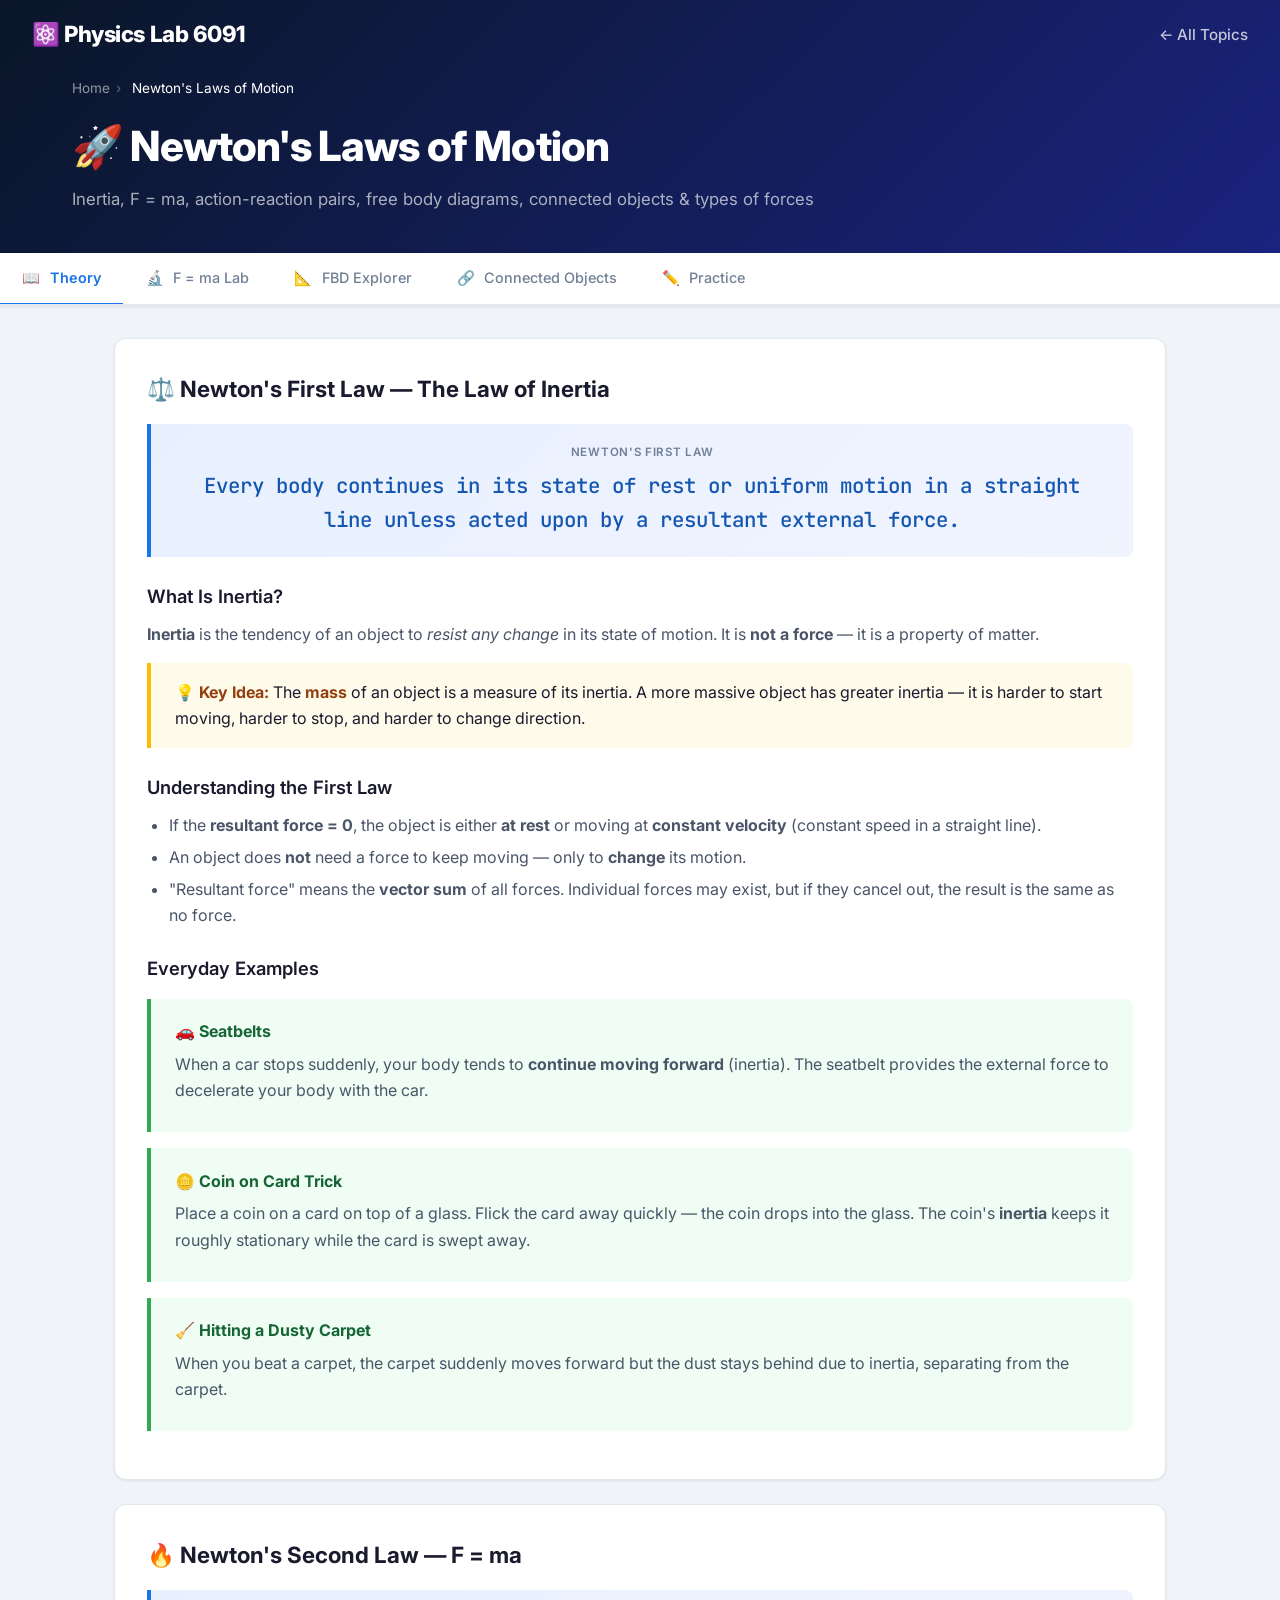
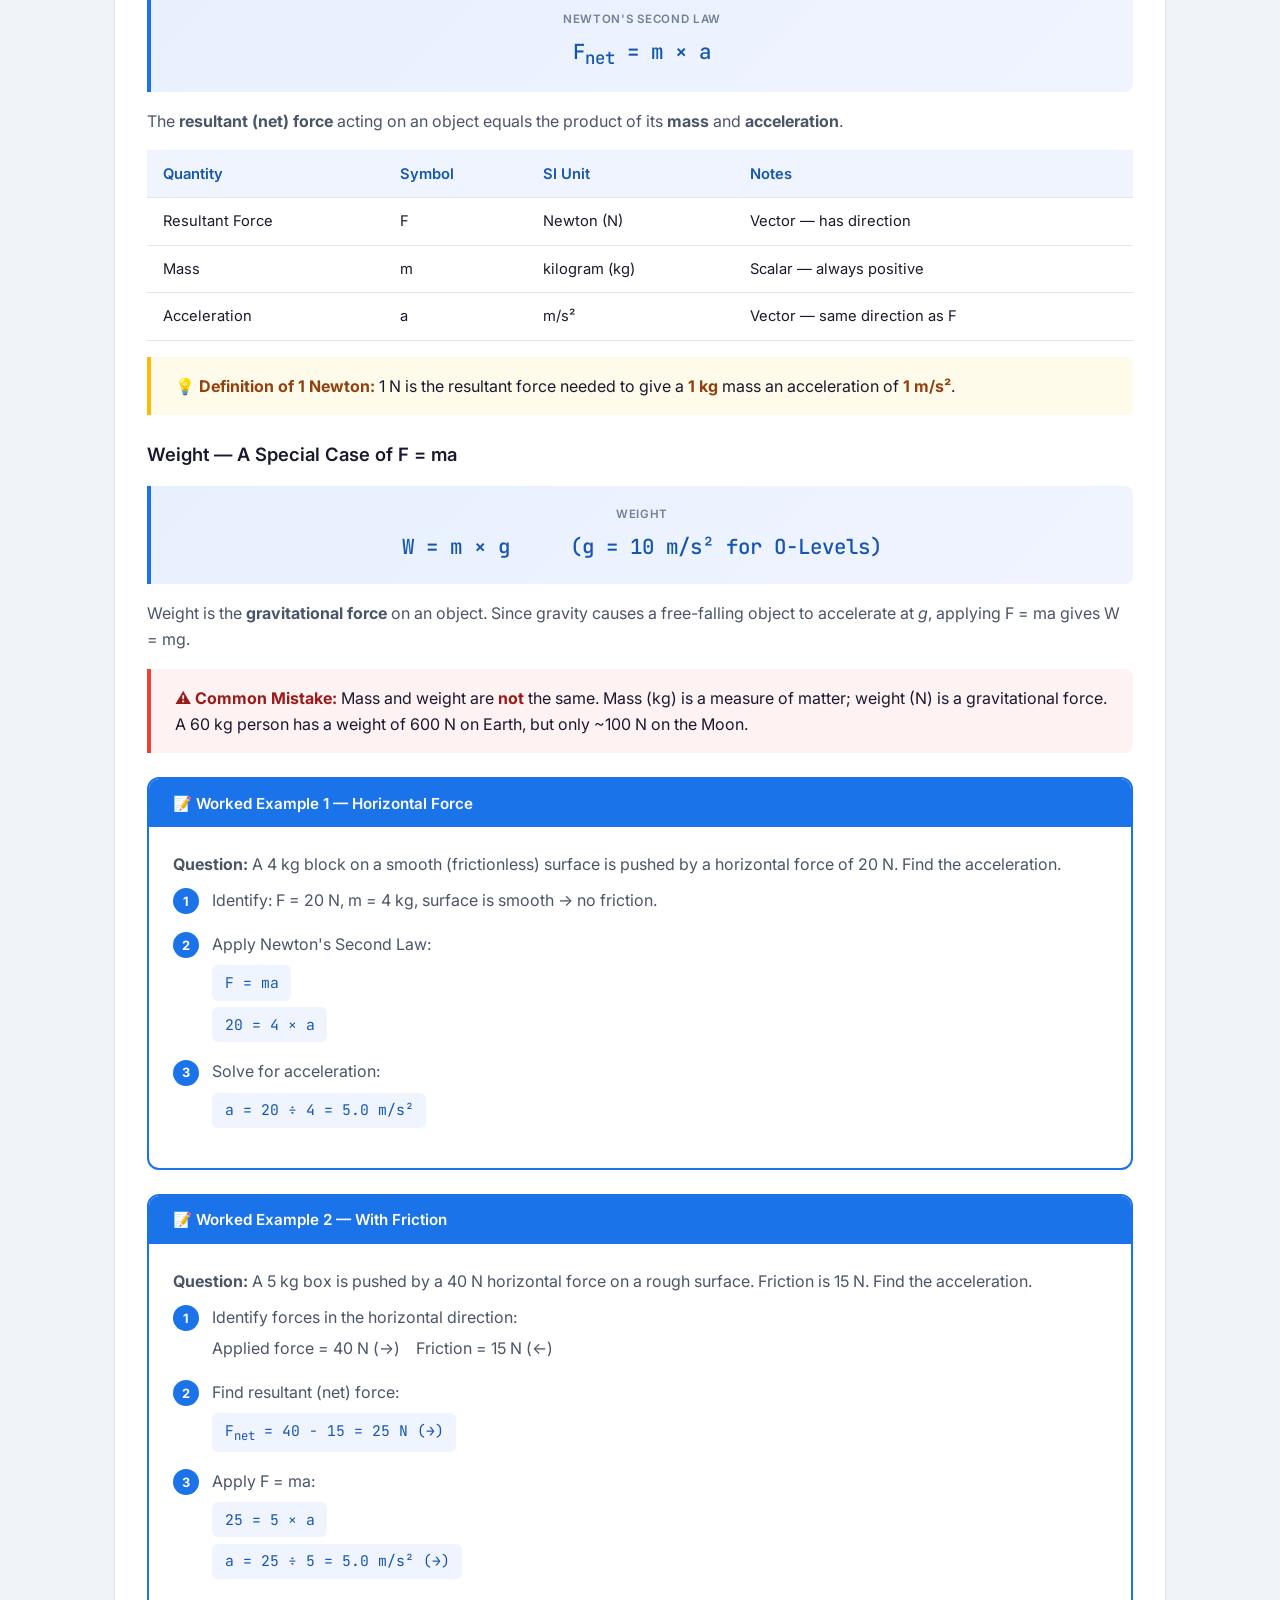
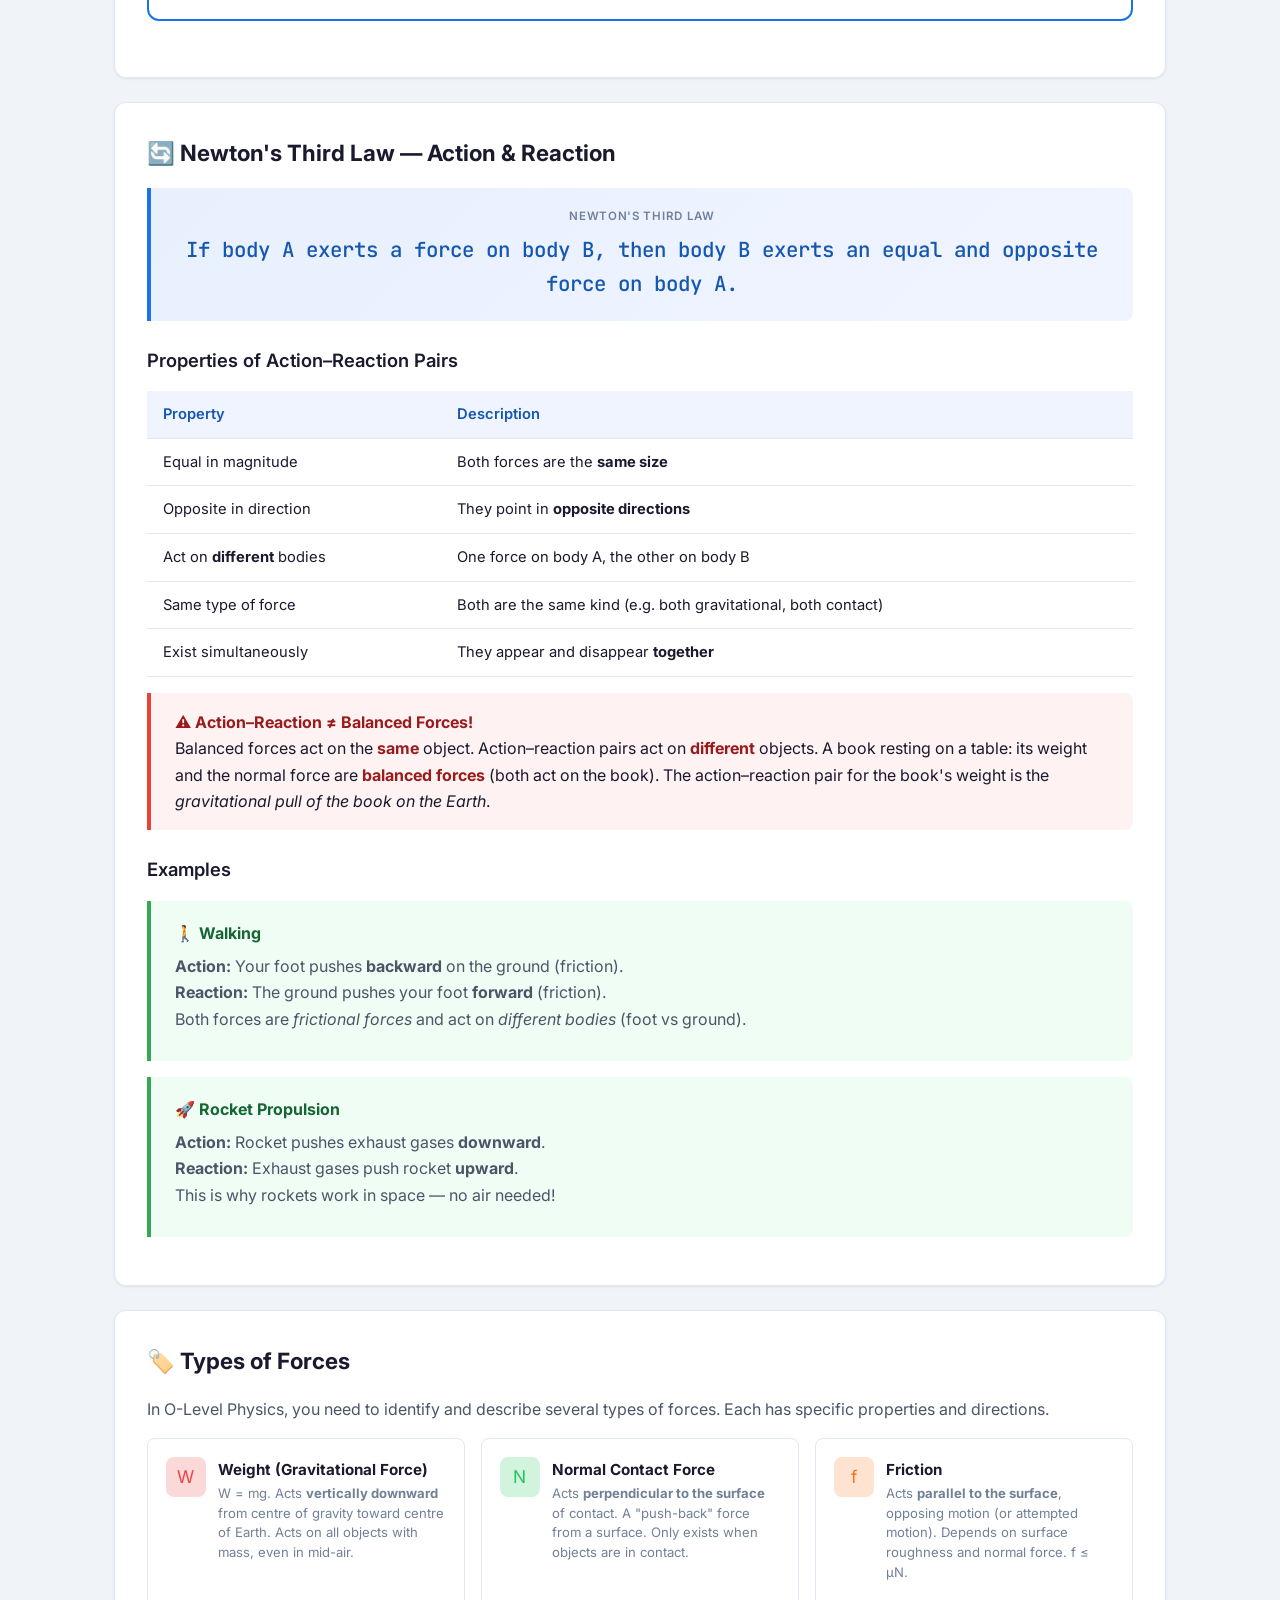
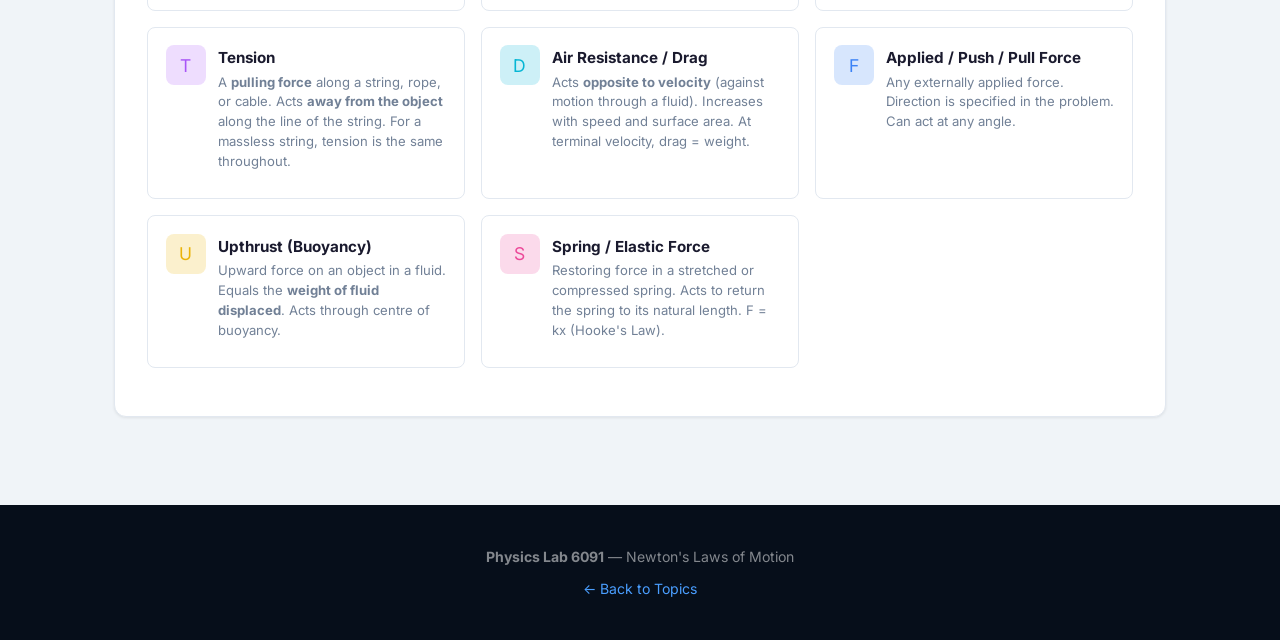
<file: topics/newton-laws.html>
<!DOCTYPE html>
<html lang="en">
<head>
    <meta charset="UTF-8">
    <meta name="viewport" content="width=device-width, initial-scale=1.0">
    <title>Newton's Laws of Motion | Physics Lab 6091</title>
    <link rel="stylesheet" href="../css/styles.css">
    <link href="https://fonts.googleapis.com/css2?family=Inter:wght@300;400;500;600;700;800&family=JetBrains+Mono:wght@400;500&display=swap" rel="stylesheet">
    <style>
        .sim-container canvas { aspect-ratio: 2; }
        .fbd-canvas { aspect-ratio: 4/3 !important; }
        .connected-canvas { aspect-ratio: 16/9 !important; }
        .force-arrow-legend { display:flex; flex-wrap:wrap; gap:.6rem; margin-top:.8rem; }
        .legend-item { display:flex; align-items:center; gap:.35rem; font-size:.82rem; color:rgba(255,255,255,.7); }
        .legend-dot { width:12px; height:12px; border-radius:3px; }
        .scenario-cards { display:grid; grid-template-columns:repeat(auto-fill,minmax(200px,1fr)); gap:.7rem; margin:1rem 0; }
        .scenario-card { padding:.8rem; background:rgba(255,255,255,.05); border:2px solid rgba(255,255,255,.1); border-radius:8px; cursor:pointer; transition:all .2s; text-align:center; color:rgba(255,255,255,.7); font-size:.85rem; }
        .scenario-card:hover, .scenario-card.active { border-color:var(--primary-light); background:rgba(74,158,255,.1); color:#fff; }
        .scenario-card .sc-icon { font-size:1.6rem; margin-bottom:.3rem; }
        .dual-fbd { display:grid; grid-template-columns:1fr 1fr; gap:1rem; margin:1rem 0; }
        .dual-fbd canvas { aspect-ratio:1 !important; }
        .calc-display { background:rgba(0,0,0,.3); border-radius:8px; padding:1rem; margin-top:1rem; font-family:var(--font-mono); font-size:.88rem; color:rgba(255,255,255,.85); line-height:1.8; }
        .calc-display .calc-label { color:var(--primary-light); font-weight:600; }
        .calc-display .calc-val { color:#34d399; }
        .highlight-row { background:rgba(74,158,255,.15); padding:.2rem .5rem; border-radius:4px; display:inline-block; margin:.1rem 0; }
    </style>
</head>
<body>

<!-- ============ HEADER ============ -->
<header class="topic-header">
    <nav class="navbar">
        <a href="../index.html" class="logo" style="text-decoration:none">⚛️ Physics Lab 6091</a>
        <div class="nav-links">
            <a href="../index.html">← All Topics</a>
        </div>
    </nav>
    <div class="topic-hero">
        <div class="breadcrumb">
            <a href="../index.html">Home</a><span>›</span> Newton's Laws of Motion
        </div>
        <h1>🚀 Newton's Laws of Motion</h1>
        <p>Inertia, F = ma, action-reaction pairs, free body diagrams, connected objects &amp; types of forces</p>
    </div>
</header>

<!-- ============ TAB NAV ============ -->
<div class="tab-nav" id="tabNav">
    <button class="tab-btn active" data-tab="theory"><span class="tab-emoji">📖</span> Theory</button>
    <button class="tab-btn" data-tab="fma-lab"><span class="tab-emoji">🔬</span> F = ma Lab</button>
    <button class="tab-btn" data-tab="fbd"><span class="tab-emoji">📐</span> FBD Explorer</button>
    <button class="tab-btn" data-tab="connected"><span class="tab-emoji">🔗</span> Connected Objects</button>
    <button class="tab-btn" data-tab="quiz"><span class="tab-emoji">✏️</span> Practice</button>
</div>

<!-- ============================================================
     TAB 1 — THEORY
     ============================================================ -->
<div class="tab-content active" id="tab-theory">

    <!-- ===== NEWTON'S FIRST LAW ===== -->
    <div class="content-card">
        <h2>⚖️ Newton's First Law — The Law of Inertia</h2>

        <div class="formula-box">
            <span class="formula-label">Newton's First Law</span>
            <span class="formula">Every body continues in its state of rest or uniform motion in a straight line unless acted upon by a resultant external force.</span>
        </div>

        <h3>What Is Inertia?</h3>
        <p><strong>Inertia</strong> is the tendency of an object to <em>resist any change</em> in its state of motion. It is <strong>not a force</strong> — it is a property of matter.</p>

        <div class="key-concept">
            <strong>💡 Key Idea:</strong> The <strong>mass</strong> of an object is a measure of its inertia. A more massive object has greater inertia — it is harder to start moving, harder to stop, and harder to change direction.
        </div>

        <h3>Understanding the First Law</h3>
        <ul>
            <li>If the <strong>resultant force = 0</strong>, the object is either <strong>at rest</strong> or moving at <strong>constant velocity</strong> (constant speed in a straight line).</li>
            <li>An object does <strong>not</strong> need a force to keep moving — only to <strong>change</strong> its motion.</li>
            <li>"Resultant force" means the <strong>vector sum</strong> of all forces. Individual forces may exist, but if they cancel out, the result is the same as no force.</li>
        </ul>

        <h3>Everyday Examples</h3>
        <div class="example-box">
            <h4>🚗 Seatbelts</h4>
            <p>When a car stops suddenly, your body tends to <strong>continue moving forward</strong> (inertia). The seatbelt provides the external force to decelerate your body with the car.</p>
        </div>
        <div class="example-box">
            <h4>🪙 Coin on Card Trick</h4>
            <p>Place a coin on a card on top of a glass. Flick the card away quickly — the coin drops into the glass. The coin's <strong>inertia</strong> keeps it roughly stationary while the card is swept away.</p>
        </div>
        <div class="example-box">
            <h4>🧹 Hitting a Dusty Carpet</h4>
            <p>When you beat a carpet, the carpet suddenly moves forward but the dust stays behind due to inertia, separating from the carpet.</p>
        </div>
    </div>

    <!-- ===== NEWTON'S SECOND LAW ===== -->
    <div class="content-card">
        <h2>🔥 Newton's Second Law — F = ma</h2>

        <div class="formula-box">
            <span class="formula-label">Newton's Second Law</span>
            <span class="formula">F<sub>net</sub> = m × a</span>
        </div>

        <p>The <strong>resultant (net) force</strong> acting on an object equals the product of its <strong>mass</strong> and <strong>acceleration</strong>.</p>

        <div class="table-wrap">
            <table>
                <thead>
                    <tr><th>Quantity</th><th>Symbol</th><th>SI Unit</th><th>Notes</th></tr>
                </thead>
                <tbody>
                    <tr><td>Resultant Force</td><td>F</td><td>Newton (N)</td><td>Vector — has direction</td></tr>
                    <tr><td>Mass</td><td>m</td><td>kilogram (kg)</td><td>Scalar — always positive</td></tr>
                    <tr><td>Acceleration</td><td>a</td><td>m/s²</td><td>Vector — same direction as F</td></tr>
                </tbody>
            </table>
        </div>

        <div class="key-concept">
            <strong>💡 Definition of 1 Newton:</strong> 1 N is the resultant force needed to give a <strong>1 kg</strong> mass an acceleration of <strong>1 m/s²</strong>.
        </div>

        <h3>Weight — A Special Case of F = ma</h3>
        <div class="formula-box">
            <span class="formula-label">Weight</span>
            <span class="formula">W = m × g &nbsp;&nbsp;&nbsp; (g = 10 m/s² for O-Levels)</span>
        </div>
        <p>Weight is the <strong>gravitational force</strong> on an object. Since gravity causes a free-falling object to accelerate at <em>g</em>, applying F = ma gives W = mg.</p>

        <div class="warning-box">
            <strong>⚠️ Common Mistake:</strong> Mass and weight are <strong>not</strong> the same. Mass (kg) is a measure of matter; weight (N) is a gravitational force. A 60 kg person has a weight of 600 N on Earth, but only ~100 N on the Moon.
        </div>

        <!-- Worked Example 1 -->
        <div class="worked-example">
            <div class="worked-example-header">📝 Worked Example 1 — Horizontal Force</div>
            <div class="worked-example-body">
                <p><strong>Question:</strong> A 4 kg block on a smooth (frictionless) surface is pushed by a horizontal force of 20 N. Find the acceleration.</p>
                <div class="step">
                    <div class="step-number">1</div>
                    <div class="step-content">
                        <p>Identify: F = 20 N, m = 4 kg, surface is smooth → no friction.</p>
                    </div>
                </div>
                <div class="step">
                    <div class="step-number">2</div>
                    <div class="step-content">
                        <p>Apply Newton's Second Law:</p>
                        <span class="math">F = ma</span><br>
                        <span class="math">20 = 4 × a</span>
                    </div>
                </div>
                <div class="step">
                    <div class="step-number">3</div>
                    <div class="step-content">
                        <p>Solve for acceleration:</p>
                        <span class="math">a = 20 ÷ 4 = 5.0 m/s²</span>
                    </div>
                </div>
            </div>
        </div>

        <!-- Worked Example 2 -->
        <div class="worked-example">
            <div class="worked-example-header">📝 Worked Example 2 — With Friction</div>
            <div class="worked-example-body">
                <p><strong>Question:</strong> A 5 kg box is pushed by a 40 N horizontal force on a rough surface. Friction is 15 N. Find the acceleration.</p>
                <div class="step">
                    <div class="step-number">1</div>
                    <div class="step-content">
                        <p>Identify forces in the horizontal direction:</p>
                        <p>Applied force = 40 N (→) &nbsp;&nbsp; Friction = 15 N (←)</p>
                    </div>
                </div>
                <div class="step">
                    <div class="step-number">2</div>
                    <div class="step-content">
                        <p>Find resultant (net) force:</p>
                        <span class="math">F<sub>net</sub> = 40 − 15 = 25 N (→)</span>
                    </div>
                </div>
                <div class="step">
                    <div class="step-number">3</div>
                    <div class="step-content">
                        <p>Apply F = ma:</p>
                        <span class="math">25 = 5 × a</span><br>
                        <span class="math">a = 25 ÷ 5 = 5.0 m/s² (→)</span>
                    </div>
                </div>
            </div>
        </div>
    </div>

    <!-- ===== NEWTON'S THIRD LAW ===== -->
    <div class="content-card">
        <h2>🔄 Newton's Third Law — Action &amp; Reaction</h2>

        <div class="formula-box">
            <span class="formula-label">Newton's Third Law</span>
            <span class="formula">If body A exerts a force on body B, then body B exerts an equal and opposite force on body A.</span>
        </div>

        <h3>Properties of Action–Reaction Pairs</h3>
        <div class="table-wrap">
            <table>
                <thead><tr><th>Property</th><th>Description</th></tr></thead>
                <tbody>
                    <tr><td>Equal in magnitude</td><td>Both forces are the <strong>same size</strong></td></tr>
                    <tr><td>Opposite in direction</td><td>They point in <strong>opposite directions</strong></td></tr>
                    <tr><td>Act on <strong>different</strong> bodies</td><td>One force on body A, the other on body B</td></tr>
                    <tr><td>Same type of force</td><td>Both are the same kind (e.g. both gravitational, both contact)</td></tr>
                    <tr><td>Exist simultaneously</td><td>They appear and disappear <strong>together</strong></td></tr>
                </tbody>
            </table>
        </div>

        <div class="warning-box">
            <strong>⚠️ Action–Reaction ≠ Balanced Forces!</strong><br>
            Balanced forces act on the <strong>same</strong> object. Action–reaction pairs act on <strong>different</strong> objects. A book resting on a table: its weight and the normal force are <strong>balanced forces</strong> (both act on the book). The action–reaction pair for the book's weight is the <em>gravitational pull of the book on the Earth</em>.
        </div>

        <h3>Examples</h3>
        <div class="example-box">
            <h4>🚶 Walking</h4>
            <p><strong>Action:</strong> Your foot pushes <strong>backward</strong> on the ground (friction).<br>
            <strong>Reaction:</strong> The ground pushes your foot <strong>forward</strong> (friction).<br>
            Both forces are <em>frictional forces</em> and act on <em>different bodies</em> (foot vs ground).</p>
        </div>
        <div class="example-box">
            <h4>🚀 Rocket Propulsion</h4>
            <p><strong>Action:</strong> Rocket pushes exhaust gases <strong>downward</strong>.<br>
            <strong>Reaction:</strong> Exhaust gases push rocket <strong>upward</strong>.<br>
            This is why rockets work in space — no air needed!</p>
        </div>
    </div>

    <!-- ===== TYPES OF FORCES ===== -->
    <div class="content-card">
        <h2>🏷️ Types of Forces</h2>
        <p>In O-Level Physics, you need to identify and describe several types of forces. Each has specific properties and directions.</p>

        <div class="force-list">
            <div class="force-item">
                <div class="force-color" style="background:#ef444433;color:#ef4444">W</div>
                <div>
                    <h4>Weight (Gravitational Force)</h4>
                    <p>W = mg. Acts <strong>vertically downward</strong> from centre of gravity toward centre of Earth. Acts on all objects with mass, even in mid-air.</p>
                </div>
            </div>
            <div class="force-item">
                <div class="force-color" style="background:#22c55e33;color:#22c55e">N</div>
                <div>
                    <h4>Normal Contact Force</h4>
                    <p>Acts <strong>perpendicular to the surface</strong> of contact. A "push-back" force from a surface. Only exists when objects are in contact.</p>
                </div>
            </div>
            <div class="force-item">
                <div class="force-color" style="background:#f9731633;color:#f97316">f</div>
                <div>
                    <h4>Friction</h4>
                    <p>Acts <strong>parallel to the surface</strong>, opposing motion (or attempted motion). Depends on surface roughness and normal force. f ≤ μN.</p>
                </div>
            </div>
            <div class="force-item">
                <div class="force-color" style="background:#a855f733;color:#a855f7">T</div>
                <div>
                    <h4>Tension</h4>
                    <p>A <strong>pulling force</strong> along a string, rope, or cable. Acts <strong>away from the object</strong> along the line of the string. For a massless string, tension is the same throughout.</p>
                </div>
            </div>
            <div class="force-item">
                <div class="force-color" style="background:#06b6d433;color:#06b6d4">D</div>
                <div>
                    <h4>Air Resistance / Drag</h4>
                    <p>Acts <strong>opposite to velocity</strong> (against motion through a fluid). Increases with speed and surface area. At terminal velocity, drag = weight.</p>
                </div>
            </div>
            <div class="force-item">
                <div class="force-color" style="background:#3b82f633;color:#3b82f6">F</div>
                <div>
                    <h4>Applied / Push / Pull Force</h4>
                    <p>Any externally applied force. Direction is specified in the problem. Can act at any angle.</p>
                </div>
            </div>
            <div class="force-item">
                <div class="force-color" style="background:#eab30833;color:#eab308">U</div>
                <div>
                    <h4>Upthrust (Buoyancy)</h4>
                    <p>Upward force on an object in a fluid. Equals the <strong>weight of fluid displaced</strong>. Acts through centre of buoyancy.</p>
                </div>
            </div>
            <div class="force-item">
                <div class="force-color" style="background:#ec489933;color:#ec4899">S</div>
                <div>
                    <h4>Spring / Elastic Force</h4>
                    <p>Restoring force in a stretched or compressed spring. Acts to return the spring to its natural length. F = kx (Hooke's Law).</p>
                </div>
            </div>
        </div>
    </div>
</div>

<!-- ============================================================
     TAB 2 — F = ma LAB
     ============================================================ -->
<div class="tab-content" id="tab-fma-lab">
    <div class="content-card">
        <h2>🔬 F = ma Interactive Lab</h2>
        <p>Adjust the applied force, mass and friction to see how they affect acceleration. Watch the free body diagram update in real time, and see the block move!</p>
    </div>

    <div class="sim-container">
        <canvas id="fmaCanvas" width="800" height="400"></canvas>

        <div class="force-arrow-legend">
            <div class="legend-item"><div class="legend-dot" style="background:#60a5fa"></div>Applied Force</div>
            <div class="legend-item"><div class="legend-dot" style="background:#f97316"></div>Friction</div>
            <div class="legend-item"><div class="legend-dot" style="background:#ef4444"></div>Weight</div>
            <div class="legend-item"><div class="legend-dot" style="background:#22c55e"></div>Normal Force</div>
            <div class="legend-item"><div class="legend-dot" style="background:#facc15"></div>Net Force</div>
        </div>

        <div class="sim-controls">
            <div class="sim-control-group">
                <label>Applied Force: <span id="fmaForceVal" class="value-display">20 N</span></label>
                <input type="range" id="fmaForce" min="0" max="100" value="20" step="1">
            </div>
            <div class="sim-control-group">
                <label>Mass: <span id="fmaMassVal" class="value-display">5 kg</span></label>
                <input type="range" id="fmaMass" min="1" max="20" value="5" step="0.5">
            </div>
            <div class="sim-control-group">
                <label>Friction μ: <span id="fmaMuVal" class="value-display">0.00</span></label>
                <input type="range" id="fmaMu" min="0" max="0.8" value="0" step="0.05">
            </div>
            <button class="sim-btn sim-btn-play" id="fmaPlay">▶ Play</button>
            <button class="sim-btn sim-btn-reset" id="fmaReset">↺ Reset</button>
        </div>

        <div class="calc-display" id="fmaCalc">
            <span class="calc-label">Calculations will appear here when you adjust controls.</span>
        </div>
    </div>
</div>

<!-- ============================================================
     TAB 3 — FBD EXPLORER
     ============================================================ -->
<div class="tab-content" id="tab-fbd">
    <div class="content-card">
        <h2>📐 Free Body Diagram Explorer</h2>
        <p>A <strong>Free Body Diagram (FBD)</strong> shows all forces acting <em>on</em> a single object, drawn as arrows from the object's centre. Choose a scenario below and adjust the parameters to see how forces change.</p>

        <div class="key-concept">
            <strong>💡 Rules for FBDs:</strong><br>
            ① Only draw forces acting <strong>ON</strong> the object, not forces the object exerts on others.<br>
            ② Arrow length represents <strong>magnitude</strong> (longer = larger).<br>
            ③ Arrow direction represents the <strong>direction</strong> of the force.<br>
            ④ Label every force clearly.
        </div>
    </div>

    <div class="sim-container">
        <div class="scenario-cards" id="fbdScenarios">
            <div class="scenario-card active" data-scenario="rest">
                <div class="sc-icon">📦</div>
                Block at Rest on Table
            </div>
            <div class="scenario-card" data-scenario="pushed">
                <div class="sc-icon">👉📦</div>
                Block Pushed on Surface
            </div>
            <div class="scenario-card" data-scenario="incline">
                <div class="sc-icon">📐📦</div>
                Block on Incline
            </div>
            <div class="scenario-card" data-scenario="hanging">
                <div class="sc-icon">🧵📦</div>
                Hanging Mass
            </div>
            <div class="scenario-card" data-scenario="pulled_angle">
                <div class="sc-icon">↗️📦</div>
                Pulled at an Angle
            </div>
        </div>

        <canvas id="fbdCanvas" width="800" height="500" class="fbd-canvas"></canvas>

        <div class="sim-controls" id="fbdControls">
            <div class="sim-control-group">
                <label>Mass: <span id="fbdMassVal" class="value-display">5 kg</span></label>
                <input type="range" id="fbdMass" min="1" max="20" value="5" step="0.5">
            </div>
            <div class="sim-control-group" id="fbdAngleGroup" style="display:none">
                <label>Angle: <span id="fbdAngleVal" class="value-display">30°</span></label>
                <input type="range" id="fbdAngle" min="5" max="60" value="30" step="1">
            </div>
            <div class="sim-control-group" id="fbdAppliedGroup" style="display:none">
                <label>Applied F: <span id="fbdAppliedVal" class="value-display">25 N</span></label>
                <input type="range" id="fbdApplied" min="0" max="100" value="25" step="1">
            </div>
            <div class="sim-control-group" id="fbdMuGroup" style="display:none">
                <label>Friction μ: <span id="fbdMuVal" class="value-display">0.3</span></label>
                <input type="range" id="fbdMu" min="0" max="0.8" value="0.3" step="0.05">
            </div>
        </div>

        <div class="calc-display" id="fbdCalc"></div>
    </div>
</div>

<!-- ============================================================
     TAB 4 — CONNECTED OBJECTS
     ============================================================ -->
<div class="tab-content" id="tab-connected">
    <div class="content-card">
        <h2>🔗 Connected Objects — Same Acceleration!</h2>
        <p>When two objects are connected by an <strong>inextensible</strong> (inelastic) string, they must have the <strong>same acceleration</strong>. The string also has the <strong>same tension throughout</strong> (if massless).</p>

        <div class="key-concept">
            <strong>💡 Problem-Solving Strategy:</strong><br>
            <strong>Step 1:</strong> Treat the <strong>whole system</strong> as one object to find acceleration.<br>
            <strong>Step 2:</strong> Isolate <strong>one object</strong> and apply F = ma to find tension.
        </div>

        <div class="warning-box">
            <strong>⚠️ Inelastic string</strong> does not mean the string stores energy. It means the string does <strong>not stretch</strong>, so both objects have the same speed and acceleration at all times.
        </div>
    </div>

    <div class="sim-container">
        <canvas id="connCanvas" width="800" height="450" class="connected-canvas"></canvas>

        <div class="sim-controls">
            <div class="sim-control-group">
                <label>m₁ (table): <span id="connM1Val" class="value-display">3 kg</span></label>
                <input type="range" id="connM1" min="1" max="15" value="3" step="0.5">
            </div>
            <div class="sim-control-group">
                <label>m₂ (hanging): <span id="connM2Val" class="value-display">2 kg</span></label>
                <input type="range" id="connM2" min="1" max="15" value="2" step="0.5">
            </div>
            <div class="sim-control-group">
                <label>Friction μ: <span id="connMuVal" class="value-display">0.00</span></label>
                <input type="range" id="connMu" min="0" max="0.5" value="0" step="0.05">
            </div>
            <button class="sim-btn sim-btn-play" id="connPlay">▶ Play</button>
            <button class="sim-btn sim-btn-reset" id="connReset">↺ Reset</button>
        </div>

        <div class="calc-display" id="connCalc"></div>
    </div>

    <!-- Worked example for connected objects -->
    <div class="content-card" style="margin-top:1.5rem">
        <div class="worked-example">
            <div class="worked-example-header">📝 Worked Example — Connected Objects over a Pulley</div>
            <div class="worked-example-body">
                <p><strong>Question:</strong> A block of mass 4 kg on a smooth table is connected by a light string over a smooth pulley to a hanging block of mass 6 kg. Find (a) the acceleration and (b) the tension in the string. (g = 10 m/s²)</p>

                <div class="step">
                    <div class="step-number">1</div>
                    <div class="step-content">
                        <p><strong>System approach:</strong> The only unbalanced external force driving the system is the weight of m₂.</p>
                        <span class="math">F<sub>net</sub> = m₂g = 6 × 10 = 60 N</span><br>
                        <span class="math">Total mass = m₁ + m₂ = 4 + 6 = 10 kg</span>
                    </div>
                </div>
                <div class="step">
                    <div class="step-number">2</div>
                    <div class="step-content">
                        <p><strong>(a) Find acceleration:</strong></p>
                        <span class="math">a = F<sub>net</sub> / (m₁ + m₂) = 60 / 10 = 6.0 m/s²</span>
                    </div>
                </div>
                <div class="step">
                    <div class="step-number">3</div>
                    <div class="step-content">
                        <p><strong>(b) Find tension:</strong> Isolate m₁ on the table. The only horizontal force is T.</p>
                        <span class="math">T = m₁ × a = 4 × 6 = 24 N</span>
                    </div>
                </div>
                <div class="step">
                    <div class="step-number">✓</div>
                    <div class="step-content">
                        <p><strong>Check:</strong> Isolate m₂. Net downward force = m₂g − T = 60 − 24 = 36 N.</p>
                        <span class="math">a = 36 / 6 = 6.0 m/s² ✓ Same acceleration!</span>
                    </div>
                </div>
            </div>
        </div>
    </div>
</div>

<!-- ============================================================
     TAB 5 — PRACTICE QUIZ
     ============================================================ -->
<div class="tab-content" id="tab-quiz">
    <div class="content-card">
        <h2>✏️ Practice Questions</h2>
        <p>Test your understanding of Newton's Laws. Select an answer, then click <strong>Check</strong> to see instant feedback and worked solutions. Aim for 8/10 or above!</p>
    </div>

    <div class="quiz-container" id="quizContainer">

        <!-- Q1 -->
        <div class="quiz-question" id="q1">
            <h4><span class="question-number">1</span> A ball rolls at constant velocity on a smooth, horizontal surface. What is the resultant force acting on the ball?</h4>
            <div class="quiz-options">
                <label class="quiz-option"><input type="radio" name="q1" value="a"> A. A force in the direction of motion</label>
                <label class="quiz-option"><input type="radio" name="q1" value="b"> B. A force opposite to the direction of motion</label>
                <label class="quiz-option"><input type="radio" name="q1" value="c"> C. Zero</label>
                <label class="quiz-option"><input type="radio" name="q1" value="d"> D. Equal to the weight of the ball</label>
            </div>
            <button class="check-btn" onclick="checkAnswer('q1','c')">Check Answer</button>
            <div class="quiz-feedback" id="q1-feedback"></div>
        </div>

        <!-- Q2 -->
        <div class="quiz-question" id="q2">
            <h4><span class="question-number">2</span> Which property of an object is a measure of its inertia?</h4>
            <div class="quiz-options">
                <label class="quiz-option"><input type="radio" name="q2" value="a"> A. Weight</label>
                <label class="quiz-option"><input type="radio" name="q2" value="b"> B. Volume</label>
                <label class="quiz-option"><input type="radio" name="q2" value="c"> C. Mass</label>
                <label class="quiz-option"><input type="radio" name="q2" value="d"> D. Density</label>
            </div>
            <button class="check-btn" onclick="checkAnswer('q2','c')">Check Answer</button>
            <div class="quiz-feedback" id="q2-feedback"></div>
        </div>

        <!-- Q3 -->
        <div class="quiz-question" id="q3">
            <h4><span class="question-number">3</span> A resultant force of 24 N acts on a 6 kg object initially at rest. What is the speed of the object after 3 s?</h4>
            <div class="quiz-options">
                <label class="quiz-option"><input type="radio" name="q3" value="a"> A. 4 m/s</label>
                <label class="quiz-option"><input type="radio" name="q3" value="b"> B. 8 m/s</label>
                <label class="quiz-option"><input type="radio" name="q3" value="c"> C. 12 m/s</label>
                <label class="quiz-option"><input type="radio" name="q3" value="d"> D. 72 m/s</label>
            </div>
            <button class="check-btn" onclick="checkAnswer('q3','c')">Check Answer</button>
            <div class="quiz-feedback" id="q3-feedback"></div>
        </div>

        <!-- Q4 -->
        <div class="quiz-question" id="q4">
            <h4><span class="question-number">4</span> A 5 kg block rests on a horizontal table. What is the normal contact force exerted by the table on the block? (g = 10 m/s²)</h4>
            <div class="quiz-options">
                <label class="quiz-option"><input type="radio" name="q4" value="a"> A. 5 N</label>
                <label class="quiz-option"><input type="radio" name="q4" value="b"> B. 50 N</label>
                <label class="quiz-option"><input type="radio" name="q4" value="c"> C. 0.5 N</label>
                <label class="quiz-option"><input type="radio" name="q4" value="d"> D. 500 N</label>
            </div>
            <button class="check-btn" onclick="checkAnswer('q4','b')">Check Answer</button>
            <div class="quiz-feedback" id="q4-feedback"></div>
        </div>

        <!-- Q5 -->
        <div class="quiz-question" id="q5">
            <h4><span class="question-number">5</span> A person pushes against a wall but the wall does not move. According to Newton's Third Law, the wall pushes back on the person with:</h4>
            <div class="quiz-options">
                <label class="quiz-option"><input type="radio" name="q5" value="a"> A. No force since the wall doesn't move</label>
                <label class="quiz-option"><input type="radio" name="q5" value="b"> B. A smaller force than the push</label>
                <label class="quiz-option"><input type="radio" name="q5" value="c"> C. An equal and opposite force</label>
                <label class="quiz-option"><input type="radio" name="q5" value="d"> D. A force only if the wall moves</label>
            </div>
            <button class="check-btn" onclick="checkAnswer('q5','c')">Check Answer</button>
            <div class="quiz-feedback" id="q5-feedback"></div>
        </div>

        <!-- Q6 -->
        <div class="quiz-question" id="q6">
            <h4><span class="question-number">6</span> A car accelerates forward on a road. What provides the forward force on the car?</h4>
            <div class="quiz-options">
                <label class="quiz-option"><input type="radio" name="q6" value="a"> A. The engine pushing the car forward</label>
                <label class="quiz-option"><input type="radio" name="q6" value="b"> B. Friction from the road on the tyres</label>
                <label class="quiz-option"><input type="radio" name="q6" value="c"> C. The exhaust gases pushing the car</label>
                <label class="quiz-option"><input type="radio" name="q6" value="d"> D. Air pushing the car forward</label>
            </div>
            <button class="check-btn" onclick="checkAnswer('q6','b')">Check Answer</button>
            <div class="quiz-feedback" id="q6-feedback"></div>
        </div>

        <!-- Q7 -->
        <div class="quiz-question" id="q7">
            <h4><span class="question-number">7</span> Which of the following is a correct Newton's Third Law action–reaction pair?</h4>
            <div class="quiz-options">
                <label class="quiz-option"><input type="radio" name="q7" value="a"> A. Weight of book on table &amp; normal force on book from table</label>
                <label class="quiz-option"><input type="radio" name="q7" value="b"> B. Earth pulls book down &amp; book pulls Earth up</label>
                <label class="quiz-option"><input type="radio" name="q7" value="c"> C. Applied force on object &amp; friction on object</label>
                <label class="quiz-option"><input type="radio" name="q7" value="d"> D. Tension in string &amp; weight of hanging object</label>
            </div>
            <button class="check-btn" onclick="checkAnswer('q7','b')">Check Answer</button>
            <div class="quiz-feedback" id="q7-feedback"></div>
        </div>

        <!-- Q8 -->
        <div class="quiz-question" id="q8">
            <h4><span class="question-number">8</span> Two blocks of 3 kg and 5 kg are connected by a light string on a smooth surface. A force of 16 N pulls the 3 kg block forward. What is the acceleration of the system?</h4>
            <div class="quiz-options">
                <label class="quiz-option"><input type="radio" name="q8" value="a"> A. 1.0 m/s²</label>
                <label class="quiz-option"><input type="radio" name="q8" value="b"> B. 2.0 m/s²</label>
                <label class="quiz-option"><input type="radio" name="q8" value="c"> C. 3.2 m/s²</label>
                <label class="quiz-option"><input type="radio" name="q8" value="d"> D. 5.3 m/s²</label>
            </div>
            <button class="check-btn" onclick="checkAnswer('q8','b')">Check Answer</button>
            <div class="quiz-feedback" id="q8-feedback"></div>
        </div>

        <!-- Q9 -->
        <div class="quiz-question" id="q9">
            <h4><span class="question-number">9</span> Using the same setup as Q8 (3 kg and 5 kg blocks, 16 N applied force, smooth surface), what is the tension in the string between the blocks?</h4>
            <div class="quiz-options">
                <label class="quiz-option"><input type="radio" name="q9" value="a"> A. 6 N</label>
                <label class="quiz-option"><input type="radio" name="q9" value="b"> B. 10 N</label>
                <label class="quiz-option"><input type="radio" name="q9" value="c"> C. 16 N</label>
                <label class="quiz-option"><input type="radio" name="q9" value="d"> D. 8 N</label>
            </div>
            <button class="check-btn" onclick="checkAnswer('q9','b')">Check Answer</button>
            <div class="quiz-feedback" id="q9-feedback"></div>
        </div>

        <!-- Q10 -->
        <div class="quiz-question" id="q10">
            <h4><span class="question-number">10</span> A 2 kg block on a smooth table is connected by a string over a frictionless pulley to a 3 kg hanging block. What is the acceleration? (g = 10 m/s²)</h4>
            <div class="quiz-options">
                <label class="quiz-option"><input type="radio" name="q10" value="a"> A. 2 m/s²</label>
                <label class="quiz-option"><input type="radio" name="q10" value="b"> B. 4 m/s²</label>
                <label class="quiz-option"><input type="radio" name="q10" value="c"> C. 6 m/s²</label>
                <label class="quiz-option"><input type="radio" name="q10" value="d"> D. 10 m/s²</label>
            </div>
            <button class="check-btn" onclick="checkAnswer('q10','c')">Check Answer</button>
            <div class="quiz-feedback" id="q10-feedback"></div>
        </div>

    </div><!-- /quizContainer -->

    <div class="quiz-score" id="quizScore" style="display:none">
        <div class="score-number" id="scoreNum">0 / 10</div>
        <p style="margin-top:.5rem;color:var(--text-secondary)" id="scoreMsg"></p>
        <button class="btn btn-primary" style="margin-top:1rem" onclick="resetQuiz()">Try Again</button>
    </div>
</div>

<!-- ============ FOOTER ============ -->
<footer>
    <p><strong>Physics Lab 6091</strong> — Newton's Laws of Motion</p>
    <p style="margin-top:.5rem">
        <a href="../index.html">← Back to Topics</a>
    </p>
</footer>

<a href="#" class="back-to-top" id="btt">↑</a>

<!-- ============================================================
     JAVASCRIPT
     ============================================================ -->
<script>
// ===================== UTILITIES =====================
const G = 10; // m/s²

function drawArrow(ctx, x1, y1, x2, y2, color, lw = 3) {
    const dx = x2 - x1, dy = y2 - y1;
    const len = Math.sqrt(dx*dx + dy*dy);
    if (len < 2) return;
    const angle = Math.atan2(dy, dx);
    const headLen = Math.min(14, len * 0.35);

    ctx.save();
    ctx.strokeStyle = color;
    ctx.fillStyle = color;
    ctx.lineWidth = lw;
    ctx.lineCap = 'round';
    ctx.lineJoin = 'round';

    ctx.beginPath();
    ctx.moveTo(x1, y1);
    ctx.lineTo(x2, y2);
    ctx.stroke();

    ctx.beginPath();
    ctx.moveTo(x2, y2);
    ctx.lineTo(x2 - headLen * Math.cos(angle - Math.PI/7), y2 - headLen * Math.sin(angle - Math.PI/7));
    ctx.lineTo(x2 - headLen * Math.cos(angle + Math.PI/7), y2 - headLen * Math.sin(angle + Math.PI/7));
    ctx.closePath();
    ctx.fill();
    ctx.restore();
}

function drawLabel(ctx, text, x, y, color, align='center', size=13) {
    ctx.save();
    ctx.font = `600 ${size}px Inter, sans-serif`;
    ctx.fillStyle = color;
    ctx.textAlign = align;
    ctx.textBaseline = 'middle';
    ctx.fillText(text, x, y);
    ctx.restore();
}

function drawBlock(ctx, x, y, w, h, color, label) {
    ctx.save();
    ctx.fillStyle = color;
    ctx.strokeStyle = '#fff';
    ctx.lineWidth = 2;
    const r = 6;
    ctx.beginPath();
    ctx.moveTo(x+r, y);
    ctx.lineTo(x+w-r, y);
    ctx.quadraticCurveTo(x+w, y, x+w, y+r);
    ctx.lineTo(x+w, y+h-r);
    ctx.quadraticCurveTo(x+w, y+h, x+w-r, y+h);
    ctx.lineTo(x+r, y+h);
    ctx.quadraticCurveTo(x, y+h, x, y+h-r);
    ctx.lineTo(x, y+r);
    ctx.quadraticCurveTo(x, y, x+r, y);
    ctx.closePath();
    ctx.fill();
    ctx.stroke();
    if (label) {
        ctx.font = '700 14px Inter, sans-serif';
        ctx.fillStyle = '#fff';
        ctx.textAlign = 'center';
        ctx.textBaseline = 'middle';
        ctx.fillText(label, x+w/2, y+h/2);
    }
    ctx.restore();
}

function drawGround(ctx, y, w) {
    ctx.save();
    ctx.strokeStyle = '#64748b';
    ctx.lineWidth = 2;
    ctx.beginPath();
    ctx.moveTo(0, y);
    ctx.lineTo(w, y);
    ctx.stroke();
    ctx.strokeStyle = '#475569';
    ctx.lineWidth = 1;
    for (let x = 0; x < w; x += 18) {
        ctx.beginPath();
        ctx.moveTo(x, y);
        ctx.lineTo(x - 10, y + 14);
        ctx.stroke();
    }
    ctx.restore();
}

function clearCanvas(ctx, canvas) {
    const g = ctx.createLinearGradient(0, 0, 0, canvas.height);
    g.addColorStop(0, '#0f172a');
    g.addColorStop(1, '#1e293b');
    ctx.fillStyle = g;
    ctx.fillRect(0, 0, canvas.width, canvas.height);
}


// ===================== TAB SYSTEM =====================
document.querySelectorAll('.tab-btn').forEach(btn => {
    btn.addEventListener('click', () => {
        document.querySelectorAll('.tab-btn').forEach(b => b.classList.remove('active'));
        document.querySelectorAll('.tab-content').forEach(c => c.classList.remove('active'));
        btn.classList.add('active');
        document.getElementById('tab-' + btn.dataset.tab).classList.add('active');
        // Re-draw canvases when tab is shown
        if (btn.dataset.tab === 'fma-lab') fmaDraw();
        if (btn.dataset.tab === 'fbd') fbdDraw();
        if (btn.dataset.tab === 'connected') connDraw();
    });
});

// ===================== BACK TO TOP =====================
const btt = document.getElementById('btt');
window.addEventListener('scroll', () => {
    btt.classList.toggle('visible', window.scrollY > 400);
});


// ============================================================
//  SIMULATION 1 — F = ma LAB
// ============================================================
(() => {
    const canvas = document.getElementById('fmaCanvas');
    const ctx = canvas.getContext('2d');
    const forceSlider = document.getElementById('fmaForce');
    const massSlider  = document.getElementById('fmaMass');
    const muSlider    = document.getElementById('fmaMu');
    const playBtn     = document.getElementById('fmaPlay');
    const resetBtn    = document.getElementById('fmaReset');
    const calcDiv     = document.getElementById('fmaCalc');

    let appliedF = 20, mass = 5, mu = 0;
    let blockX = 100, blockV = 0, running = false, animId = null;
    const dt = 0.016, blockW = 90, blockH = 60;
    const groundY = 320;

    function getPhysics() {
        const weight = mass * G;
        const normal = weight;
        const frictionMax = mu * normal;
        let friction, netF, accel;

        if (blockV === 0 && appliedF <= frictionMax) {
            friction = appliedF;
            netF = 0;
        } else {
            friction = frictionMax;
            netF = appliedF - friction;
        }
        accel = netF / mass;
        return { weight, normal, friction, netF, accel, frictionMax };
    }

    window.fmaDraw = function() {
        clearCanvas(ctx, canvas);
        drawGround(ctx, groundY, canvas.width);

        const p = getPhysics();
        const bx = blockX, by = groundY - blockH;
        const cx = bx + blockW/2, cy = by + blockH/2;

        // -- speed lines --
        if (blockV > 0.5) {
            ctx.save();
            ctx.strokeStyle = 'rgba(96,165,250,0.2)';
            ctx.lineWidth = 2;
            for (let i = 0; i < 4; i++) {
                const lx = bx - 10 - i*12;
                const ly = by + 10 + i*14;
                ctx.beginPath();
                ctx.moveTo(lx, ly);
                ctx.lineTo(lx - 15 - blockV*2, ly);
                ctx.stroke();
            }
            ctx.restore();
        }

        // -- block --
        drawBlock(ctx, bx, by, blockW, blockH, '#3b82f6', mass + ' kg');

        // -- force arrows (scaled proportionally) --
        const maxF = Math.max(p.weight, appliedF, p.friction, 1);
        const scale = 75 / maxF;

        // Weight (down)
        const wLen = p.weight * scale;
        drawArrow(ctx, cx, by + blockH, cx, by + blockH + wLen, '#ef4444');
        drawLabel(ctx, 'W = ' + p.weight.toFixed(0) + ' N', cx + 50, by + blockH + wLen/2, '#ef4444', 'left');

        // Normal (up)
        drawArrow(ctx, cx, by, cx, by - wLen, '#22c55e');
        drawLabel(ctx, 'N = ' + p.normal.toFixed(0) + ' N', cx + 50, by - wLen/2, '#22c55e', 'left');

        // Applied (right)
        if (appliedF > 0) {
            const fLen = appliedF * scale;
            drawArrow(ctx, bx + blockW, cy, bx + blockW + fLen, cy, '#60a5fa');
            drawLabel(ctx, 'F = ' + appliedF.toFixed(0) + ' N', bx + blockW + fLen + 5, cy - 2, '#60a5fa', 'left');
        }

        // Friction (left)
        if (p.friction > 0.1) {
            const frLen = p.friction * scale;
            drawArrow(ctx, bx, cy, bx - frLen, cy, '#f97316');
            drawLabel(ctx, 'f = ' + p.friction.toFixed(1) + ' N', bx - frLen - 5, cy - 2, '#f97316', 'right');
        }

        // Net force indicator (top)
        if (p.netF > 0.01) {
            const nLen = p.netF * scale;
            drawArrow(ctx, cx, by - wLen - 30, cx + nLen, by - wLen - 30, '#facc15', 4);
            drawLabel(ctx, 'Fnet = ' + p.netF.toFixed(1) + ' N', cx + nLen + 5, by - wLen - 30, '#facc15', 'left', 14);
        }

        // -- info overlay --
        ctx.save();
        ctx.font = '500 14px "JetBrains Mono", monospace';
        ctx.fillStyle = '#94a3b8';
        ctx.textAlign = 'left';
        ctx.fillText('v = ' + blockV.toFixed(2) + ' m/s', 20, 25);
        ctx.fillText('a = ' + p.accel.toFixed(2) + ' m/s²', 20, 45);
        ctx.restore();

        // -- calc panel --
        const status = p.netF < 0.01 ? '⚖️ Equilibrium (a = 0)' : '🚀 Accelerating';
        calcDiv.innerHTML =
            `<span class="calc-label">Step 1:</span> Weight = mg = ${mass} × ${G} = <span class="calc-val">${p.weight.toFixed(0)} N</span><br>` +
            `<span class="calc-label">Step 2:</span> Normal force N = ${p.normal.toFixed(0)} N (vertical equilibrium)<br>` +
            `<span class="calc-label">Step 3:</span> Friction = μN = ${mu} × ${p.normal.toFixed(0)} = <span class="calc-val">${p.frictionMax.toFixed(1)} N</span><br>` +
            `<span class="calc-label">Step 4:</span> F<sub>net</sub> = F − f = ${appliedF.toFixed(0)} − ${p.friction.toFixed(1)} = <span class="calc-val">${p.netF.toFixed(1)} N</span><br>` +
            `<span class="calc-label">Step 5:</span> a = F<sub>net</sub> / m = ${p.netF.toFixed(1)} / ${mass} = <span class="calc-val highlight-row">${p.accel.toFixed(2)} m/s²</span><br>` +
            `<br><strong>${status}</strong>`;
    };

    function animate() {
        if (!running) return;
        const p = getPhysics();
        blockV += p.accel * dt;
        if (blockV < 0) blockV = 0;
        blockX += blockV * dt * 50;
        if (blockX > canvas.width + 20) blockX = -blockW - 10;
        fmaDraw();
        animId = requestAnimationFrame(animate);
    }

    forceSlider.addEventListener('input', () => {
        appliedF = parseFloat(forceSlider.value);
        document.getElementById('fmaForceVal').textContent = appliedF + ' N';
        fmaDraw();
    });
    massSlider.addEventListener('input', () => {
        mass = parseFloat(massSlider.value);
        document.getElementById('fmaMassVal').textContent = mass + ' kg';
        fmaDraw();
    });
    muSlider.addEventListener('input', () => {
        mu = parseFloat(muSlider.value);
        document.getElementById('fmaMuVal').textContent = mu.toFixed(2);
        fmaDraw();
    });

    playBtn.addEventListener('click', () => {
        running = !running;
        playBtn.textContent = running ? '⏸ Pause' : '▶ Play';
        if (running) animate();
    });
    resetBtn.addEventListener('click', () => {
        running = false;
        playBtn.textContent = '▶ Play';
        cancelAnimationFrame(animId);
        blockX = 100;
        blockV = 0;
        fmaDraw();
    });

    fmaDraw();
})();


// ============================================================
//  SIMULATION 2 — FBD EXPLORER
// ============================================================
(() => {
    const canvas = document.getElementById('fbdCanvas');
    const ctx = canvas.getContext('2d');
    let scenario = 'rest';
    let fbdMass = 5, fbdAngle = 30, fbdApplied = 25, fbdMu = 0.3;

    const angleGroup   = document.getElementById('fbdAngleGroup');
    const appliedGroup = document.getElementById('fbdAppliedGroup');
    const muGroup      = document.getElementById('fbdMuGroup');
    const calcDiv      = document.getElementById('fbdCalc');

    // Scenario buttons
    document.querySelectorAll('#fbdScenarios .scenario-card').forEach(card => {
        card.addEventListener('click', () => {
            document.querySelectorAll('#fbdScenarios .scenario-card').forEach(c => c.classList.remove('active'));
            card.classList.add('active');
            scenario = card.dataset.scenario;
            updateControls();
            fbdDraw();
        });
    });

    function updateControls() {
        angleGroup.style.display   = ['incline','pulled_angle'].includes(scenario) ? '' : 'none';
        appliedGroup.style.display = ['pushed','pulled_angle'].includes(scenario)  ? '' : 'none';
        muGroup.style.display      = ['pushed','incline'].includes(scenario)       ? '' : 'none';
    }
    updateControls();

    // Sliders
    document.getElementById('fbdMass').addEventListener('input', e => {
        fbdMass = parseFloat(e.target.value);
        document.getElementById('fbdMassVal').textContent = fbdMass + ' kg';
        fbdDraw();
    });
    document.getElementById('fbdAngle').addEventListener('input', e => {
        fbdAngle = parseFloat(e.target.value);
        document.getElementById('fbdAngleVal').textContent = fbdAngle + '°';
        fbdDraw();
    });
    document.getElementById('fbdApplied').addEventListener('input', e => {
        fbdApplied = parseFloat(e.target.value);
        document.getElementById('fbdAppliedVal').textContent = fbdApplied + ' N';
        fbdDraw();
    });
    document.getElementById('fbdMu').addEventListener('input', e => {
        fbdMu = parseFloat(e.target.value);
        document.getElementById('fbdMuVal').textContent = fbdMu.toFixed(2);
        fbdDraw();
    });

    window.fbdDraw = function() {
        clearCanvas(ctx, canvas);
        const W = canvas.width, H = canvas.height;
        const leftW = W * 0.48, rightX = W * 0.52;

        // Divider line
        ctx.save();
        ctx.strokeStyle = 'rgba(255,255,255,0.1)';
        ctx.setLineDash([6,6]);
        ctx.beginPath();
        ctx.moveTo(W*0.5, 20);
        ctx.lineTo(W*0.5, H-20);
        ctx.stroke();
        ctx.setLineDash([]);
        ctx.restore();

        // Labels
        drawLabel(ctx, 'Physical Setup', leftW/2, 22, 'rgba(255,255,255,0.4)', 'center', 12);
        drawLabel(ctx, 'Free Body Diagram', rightX + (W-rightX)/2, 22, 'rgba(255,255,255,0.4)', 'center', 12);

        const weight = fbdMass * G;
        const rad = fbdAngle * Math.PI / 180;
        let forces = {};
        let calcHTML = '';

        // ---- DRAW SCENE (left) ----
        const scx = leftW / 2, scy = H * 0.55;
        const bw = 70, bh = 50;

        if (scenario === 'rest') {
            // Table and block
            drawGround(ctx, scy + bh/2, leftW);
            drawBlock(ctx, scx - bw/2, scy - bh/2, bw, bh, '#3b82f6', fbdMass+'kg');
            forces = { W: weight, N: weight };
            calcHTML = `<span class="calc-label">Weight:</span> W = mg = ${fbdMass} × ${G} = <span class="calc-val">${weight.toFixed(0)} N ↓</span><br>` +
                       `<span class="calc-label">Normal:</span> N = W = <span class="calc-val">${weight.toFixed(0)} N ↑</span><br>` +
                       `<span class="calc-label">Net Force:</span> <span class="calc-val highlight-row">0 N — Block is in equilibrium</span>`;
        }
        else if (scenario === 'pushed') {
            drawGround(ctx, scy + bh/2, leftW);
            drawBlock(ctx, scx - bw/2, scy - bh/2, bw, bh, '#3b82f6', fbdMass+'kg');
            // hand icon
            drawLabel(ctx, '👉', scx - bw/2 - 25, scy, '#fff', 'center', 24);
            const normal = weight;
            const friction = Math.min(fbdMu * normal, fbdApplied);
            const netF = fbdApplied - friction;
            const accel = netF / fbdMass;
            forces = { W: weight, N: normal, F: fbdApplied, f: friction };
            calcHTML = `<span class="calc-label">Weight:</span> W = ${weight.toFixed(0)} N ↓<br>` +
                       `<span class="calc-label">Normal:</span> N = ${normal.toFixed(0)} N ↑<br>` +
                       `<span class="calc-label">Applied:</span> F = ${fbdApplied.toFixed(0)} N →<br>` +
                       `<span class="calc-label">Friction:</span> f = μN = ${fbdMu}×${normal.toFixed(0)} = <span class="calc-val">${(fbdMu*normal).toFixed(1)} N ←</span><br>` +
                       `<span class="calc-label">Net:</span> F<sub>net</sub> = ${fbdApplied.toFixed(0)} − ${friction.toFixed(1)} = <span class="calc-val">${netF.toFixed(1)} N</span><br>` +
                       `<span class="calc-label">Accel:</span> a = ${netF.toFixed(1)} / ${fbdMass} = <span class="calc-val highlight-row">${accel.toFixed(2)} m/s²</span>`;
        }
        else if (scenario === 'incline') {
            // Draw incline
            const incW = 220, incH = incW * Math.tan(rad);
            const ix = scx - incW/2, iy = scy + bh;
            ctx.save();
            ctx.fillStyle = '#334155';
            ctx.strokeStyle = '#64748b';
            ctx.lineWidth = 2;
            ctx.beginPath();
            ctx.moveTo(ix, iy);
            ctx.lineTo(ix + incW, iy);
            ctx.lineTo(ix, iy - incH);
            ctx.closePath();
            ctx.fill();
            ctx.stroke();
            // Angle arc
            ctx.strokeStyle = '#94a3b8';
            ctx.lineWidth = 1;
            ctx.beginPath();
            ctx.arc(ix + incW, iy, 30, Math.PI, Math.PI + rad, true);
            ctx.stroke();
            drawLabel(ctx, fbdAngle + '°', ix + incW - 42, iy - 12, '#94a3b8', 'center', 12);
            ctx.restore();

            // Block on slope
            const slopeMidX = ix + incW*0.45;
            const slopeMidY = iy - incW*0.45 * Math.tan(rad);
            ctx.save();
            ctx.translate(slopeMidX, slopeMidY);
            ctx.rotate(-rad);
            drawBlock(ctx, -bw/2, -bh, bw, bh, '#3b82f6', fbdMass+'kg');
            ctx.restore();

            const wPar = weight * Math.sin(rad);
            const wPerp = weight * Math.cos(rad);
            const normal = wPerp;
            const friction = fbdMu * normal;
            const netF = wPar - friction;
            const accel = Math.max(0, netF / fbdMass);
            forces = { W: weight, N: normal, wPar, wPerp, f: friction };
            calcHTML = `<span class="calc-label">Weight:</span> W = ${weight.toFixed(0)} N (vertically down)<br>` +
                       `<span class="calc-label">W parallel:</span> mg sin${fbdAngle}° = ${weight.toFixed(0)} × ${Math.sin(rad).toFixed(3)} = <span class="calc-val">${wPar.toFixed(1)} N</span> (down slope)<br>` +
                       `<span class="calc-label">W perpendicular:</span> mg cos${fbdAngle}° = ${weight.toFixed(0)} × ${Math.cos(rad).toFixed(3)} = <span class="calc-val">${wPerp.toFixed(1)} N</span> (into slope)<br>` +
                       `<span class="calc-label">Normal:</span> N = mg cos${fbdAngle}° = <span class="calc-val">${normal.toFixed(1)} N</span><br>` +
                       `<span class="calc-label">Friction:</span> f = μN = ${fbdMu}×${normal.toFixed(1)} = <span class="calc-val">${friction.toFixed(1)} N</span> (up slope)<br>` +
                       `<span class="calc-label">Net:</span> F<sub>net</sub> = ${wPar.toFixed(1)} − ${friction.toFixed(1)} = <span class="calc-val highlight-row">${netF.toFixed(1)} N</span><br>` +
                       `<span class="calc-label">Accel:</span> a = <span class="calc-val">${accel.toFixed(2)} m/s²</span> ${netF<=0 ? '(stationary — friction ≥ component)' : '(down slope)'}`;
        }
        else if (scenario === 'hanging') {
            // String and block
            ctx.save();
            ctx.strokeStyle = '#94a3b8';
            ctx.lineWidth = 2;
            ctx.beginPath();
            ctx.moveTo(scx, 50);
            ctx.lineTo(scx, scy - bh/2);
            ctx.stroke();
            // Support
            ctx.fillStyle = '#475569';
            ctx.fillRect(scx - 30, 40, 60, 12);
            ctx.restore();
            drawBlock(ctx, scx - bw/2, scy - bh/2, bw, bh, '#3b82f6', fbdMass+'kg');
            const tension = weight;
            forces = { W: weight, T: tension };
            calcHTML = `<span class="calc-label">Weight:</span> W = mg = <span class="calc-val">${weight.toFixed(0)} N ↓</span><br>` +
                       `<span class="calc-label">Tension:</span> T = W = <span class="calc-val">${tension.toFixed(0)} N ↑</span><br>` +
                       `<span class="calc-label">Net Force:</span> <span class="calc-val highlight-row">0 N — Equilibrium</span>`;
        }
        else if (scenario === 'pulled_angle') {
            drawGround(ctx, scy + bh/2, leftW);
            drawBlock(ctx, scx - bw/2, scy - bh/2, bw, bh, '#3b82f6', fbdMass+'kg');
            // Pull arrow indicator
            const pullEndX = scx + bw/2 + 40 * Math.cos(rad);
            const pullEndY = scy - 40 * Math.sin(rad);
            drawArrow(ctx, scx + bw/2, scy, pullEndX, pullEndY, 'rgba(96,165,250,0.5)', 2);

            const Fx = fbdApplied * Math.cos(rad);
            const Fy = fbdApplied * Math.sin(rad);
            const normal = Math.max(0, weight - Fy);
            const friction = fbdMu * normal;
            const netH = Fx - friction;
            const accel = Math.max(0, netH / fbdMass);
            forces = { W: weight, N: normal, F: fbdApplied, f: friction, Fx, Fy };
            calcHTML = `<span class="calc-label">Applied (horiz):</span> F cos${fbdAngle}° = ${fbdApplied}×${Math.cos(rad).toFixed(3)} = <span class="calc-val">${Fx.toFixed(1)} N →</span><br>` +
                       `<span class="calc-label">Applied (vert):</span> F sin${fbdAngle}° = ${fbdApplied}×${Math.sin(rad).toFixed(3)} = <span class="calc-val">${Fy.toFixed(1)} N ↑</span><br>` +
                       `<span class="calc-label">Weight:</span> W = <span class="calc-val">${weight.toFixed(0)} N ↓</span><br>` +
                       `<span class="calc-label">Normal:</span> N = W − F sin${fbdAngle}° = ${weight.toFixed(0)} − ${Fy.toFixed(1)} = <span class="calc-val">${normal.toFixed(1)} N ↑</span><br>` +
                       `<span class="calc-label">Friction:</span> f = μN = ${fbdMu}×${normal.toFixed(1)} = <span class="calc-val">${friction.toFixed(1)} N ←</span><br>` +
                       `<span class="calc-label">Net horiz:</span> ${Fx.toFixed(1)} − ${friction.toFixed(1)} = <span class="calc-val highlight-row">${netH.toFixed(1)} N</span><br>` +
                       `<span class="calc-label">Accel:</span> a = <span class="calc-val">${accel.toFixed(2)} m/s²</span>`;
        }

        // ---- DRAW FBD (right side) ----
        const fbdCx = rightX + (W - rightX) / 2;
        const fbdCy = H * 0.48;

        // Dot
        ctx.save();
        ctx.fillStyle = '#fff';
        ctx.beginPath();
        ctx.arc(fbdCx, fbdCy, 6, 0, Math.PI*2);
        ctx.fill();
        ctx.restore();

        // Calculate scale
        let allForces = Object.values(forces).filter(v => v > 0);
        const maxF = Math.max(...allForces, 1);
        const arrowScale = 100 / maxF;

        if (scenario === 'rest') {
            drawArrow(ctx, fbdCx, fbdCy, fbdCx, fbdCy + forces.W*arrowScale, '#ef4444');
            drawLabel(ctx, `W = ${forces.W.toFixed(0)} N`, fbdCx + 60, fbdCy + forces.W*arrowScale/2, '#ef4444');
            drawArrow(ctx, fbdCx, fbdCy, fbdCx, fbdCy - forces.N*arrowScale, '#22c55e');
            drawLabel(ctx, `N = ${forces.N.toFixed(0)} N`, fbdCx + 60, fbdCy - forces.N*arrowScale/2, '#22c55e');
        }
        else if (scenario === 'pushed') {
            drawArrow(ctx, fbdCx, fbdCy, fbdCx, fbdCy + forces.W*arrowScale, '#ef4444');
            drawLabel(ctx, `W = ${forces.W.toFixed(0)} N`, fbdCx + 65, fbdCy + forces.W*arrowScale*0.5, '#ef4444');
            drawArrow(ctx, fbdCx, fbdCy, fbdCx, fbdCy - forces.N*arrowScale, '#22c55e');
            drawLabel(ctx, `N = ${forces.N.toFixed(0)} N`, fbdCx + 65, fbdCy - forces.N*arrowScale*0.5, '#22c55e');
            drawArrow(ctx, fbdCx, fbdCy, fbdCx + forces.F*arrowScale, fbdCy, '#60a5fa');
            drawLabel(ctx, `F = ${forces.F.toFixed(0)} N`, fbdCx + forces.F*arrowScale*0.5, fbdCy - 18, '#60a5fa');
            if (forces.f > 0.1) {
                drawArrow(ctx, fbdCx, fbdCy, fbdCx - forces.f*arrowScale, fbdCy, '#f97316');
                drawLabel(ctx, `f = ${forces.f.toFixed(1)} N`, fbdCx - forces.f*arrowScale*0.5, fbdCy - 18, '#f97316');
            }
        }
        else if (scenario === 'incline') {
            // Weight straight down
            drawArrow(ctx, fbdCx, fbdCy, fbdCx, fbdCy + forces.W*arrowScale, '#ef4444');
            drawLabel(ctx, `W = ${forces.W.toFixed(0)} N`, fbdCx - 70, fbdCy + forces.W*arrowScale*0.7, '#ef4444');
            // Normal (perpendicular to slope = at angle from vertical)
            const nAngle = -Math.PI/2 + rad;
            drawArrow(ctx, fbdCx, fbdCy,
                fbdCx + Math.cos(nAngle)*forces.N*arrowScale,
                fbdCy + Math.sin(nAngle)*forces.N*arrowScale, '#22c55e');
            drawLabel(ctx, `N = ${forces.N.toFixed(1)} N`,
                fbdCx + Math.cos(nAngle)*forces.N*arrowScale + 15,
                fbdCy + Math.sin(nAngle)*forces.N*arrowScale, '#22c55e', 'left');
            // Friction up slope
            if (forces.f > 0.1) {
                const fAngle = Math.PI - rad;
                drawArrow(ctx, fbdCx, fbdCy,
                    fbdCx + Math.cos(fAngle)*forces.f*arrowScale,
                    fbdCy + Math.sin(fAngle)*forces.f*arrowScale, '#f97316');
                drawLabel(ctx, `f = ${forces.f.toFixed(1)} N`,
                    fbdCx + Math.cos(fAngle)*forces.f*arrowScale - 10,
                    fbdCy + Math.sin(fAngle)*forces.f*arrowScale - 10, '#f97316', 'right');
            }
            // Component arrows (dashed)
            ctx.save();
            ctx.setLineDash([5,5]);
            // mg sinθ down slope
            const pAngle = -rad;
            drawArrow(ctx, fbdCx, fbdCy,
                fbdCx + Math.cos(pAngle)*forces.wPar*arrowScale,
                fbdCy - Math.sin(pAngle)*forces.wPar*arrowScale, '#fca5a5', 2);
            drawLabel(ctx, `mg sinθ = ${forces.wPar.toFixed(1)}`, fbdCx + 80, fbdCy + 65, '#fca5a5', 'center', 11);
            ctx.restore();
        }
        else if (scenario === 'hanging') {
            drawArrow(ctx, fbdCx, fbdCy, fbdCx, fbdCy + forces.W*arrowScale, '#ef4444');
            drawLabel(ctx, `W = ${forces.W.toFixed(0)} N`, fbdCx + 60, fbdCy + forces.W*arrowScale*0.5, '#ef4444');
            drawArrow(ctx, fbdCx, fbdCy, fbdCx, fbdCy - forces.T*arrowScale, '#a855f7');
            drawLabel(ctx, `T = ${forces.T.toFixed(0)} N`, fbdCx + 60, fbdCy - forces.T*arrowScale*0.5, '#a855f7');
        }
        else if (scenario === 'pulled_angle') {
            drawArrow(ctx, fbdCx, fbdCy, fbdCx, fbdCy + forces.W*arrowScale, '#ef4444');
            drawLabel(ctx, `W = ${forces.W.toFixed(0)} N`, fbdCx - 60, fbdCy + forces.W*arrowScale*0.5, '#ef4444', 'right');
            drawArrow(ctx, fbdCx, fbdCy, fbdCx, fbdCy - forces.N*arrowScale, '#22c55e');
            drawLabel(ctx, `N = ${forces.N.toFixed(1)} N`, fbdCx - 60, fbdCy - forces.N*arrowScale*0.5, '#22c55e', 'right');
            // Applied at angle
            drawArrow(ctx, fbdCx, fbdCy,
                fbdCx + Math.cos(rad)*forces.F*arrowScale,
                fbdCy - Math.sin(rad)*forces.F*arrowScale, '#60a5fa');
            drawLabel(ctx, `F = ${forces.F.toFixed(0)} N`,
                fbdCx + Math.cos(rad)*forces.F*arrowScale + 10,
                fbdCy - Math.sin(rad)*forces.F*arrowScale - 5, '#60a5fa', 'left');
            // Friction
            if (forces.f > 0.1) {
                drawArrow(ctx, fbdCx, fbdCy, fbdCx - forces.f*arrowScale, fbdCy, '#f97316');
                drawLabel(ctx, `f = ${forces.f.toFixed(1)} N`, fbdCx - forces.f*arrowScale*0.5, fbdCy + 20, '#f97316');
            }
            // Angle arc
            ctx.save();
            ctx.strokeStyle = 'rgba(255,255,255,0.4)';
            ctx.lineWidth = 1;
            ctx.beginPath();
            ctx.arc(fbdCx, fbdCy, 28, -rad, 0);
            ctx.stroke();
            drawLabel(ctx, fbdAngle + '°', fbdCx + 36, fbdCy - 10, 'rgba(255,255,255,0.5)', 'left', 11);
            ctx.restore();
        }

        calcDiv.innerHTML = calcHTML;
    };

    fbdDraw();
})();


// ============================================================
//  SIMULATION 3 — CONNECTED OBJECTS
// ============================================================
(() => {
    const canvas = document.getElementById('connCanvas');
    const ctx = canvas.getContext('2d');
    const m1Slider = document.getElementById('connM1');
    const m2Slider = document.getElementById('connM2');
    const muSlider = document.getElementById('connMu');
    const playBtn  = document.getElementById('connPlay');
    const resetBtn = document.getElementById('connReset');
    const calcDiv  = document.getElementById('connCalc');

    let m1 = 3, m2 = 2, mu = 0;
    let offset = 0, velocity = 0, running = false, animId = null;
    const dt = 0.016;

    function getPhysics() {
        const friction = mu * m1 * G;
        const driving  = m2 * G;
        const netF = driving - friction;
        const totalM = m1 + m2;
        const accel = Math.max(0, netF / totalM);
        const tension = m1 * (accel + mu * G);  // T = m1*a + friction on m1
        return { friction, driving, netF, totalM, accel, tension: Math.max(0, tension) };
    }

    window.connDraw = function() {
        clearCanvas(ctx, canvas);
        const W = canvas.width, H = canvas.height;
        const p = getPhysics();

        // Table
        const tableY = 200;
        const tableLeft = 40;
        const tableRight = W * 0.62;
        ctx.save();
        ctx.fillStyle = '#1e293b';
        ctx.fillRect(tableLeft, tableY, tableRight - tableLeft, 180);
        ctx.strokeStyle = '#64748b';
        ctx.lineWidth = 3;
        ctx.beginPath();
        ctx.moveTo(tableLeft, tableY);
        ctx.lineTo(tableRight, tableY);
        ctx.stroke();
        // Table edge
        ctx.beginPath();
        ctx.moveTo(tableRight, tableY);
        ctx.lineTo(tableRight, tableY + 180);
        ctx.stroke();
        ctx.restore();

        // Pulley
        const pulleyX = tableRight + 10;
        const pulleyY = tableY - 5;
        const pulleyR = 18;
        ctx.save();
        ctx.strokeStyle = '#94a3b8';
        ctx.lineWidth = 3;
        ctx.beginPath();
        ctx.arc(pulleyX, pulleyY, pulleyR, 0, Math.PI*2);
        ctx.stroke();
        ctx.fillStyle = '#334155';
        ctx.fill();
        ctx.fillStyle = '#94a3b8';
        ctx.beginPath();
        ctx.arc(pulleyX, pulleyY, 4, 0, Math.PI*2);
        ctx.fill();
        ctx.restore();

        // Blocks
        const bw = 70, bh = 50;
        const maxTravel = 180;
        const disp = Math.min(offset * 50, maxTravel);

        // m1 on table
        const m1x = tableLeft + 60 + disp;
        const m1y = tableY - bh;
        drawBlock(ctx, m1x, m1y, bw, bh, '#3b82f6', m1 + ' kg');
        drawLabel(ctx, 'm₁', m1x + bw/2, m1y - 14, '#60a5fa', 'center', 13);

        // m2 hanging
        const m2x = pulleyX + pulleyR + 5;
        const m2y = pulleyY + pulleyR + 20 + disp;
        drawBlock(ctx, m2x - bw/2, m2y, bw, bh, '#ef4444', m2 + ' kg');
        drawLabel(ctx, 'm₂', m2x, m2y - 14, '#fca5a5', 'center', 13);

        // String
        ctx.save();
        ctx.strokeStyle = '#94a3b8';
        ctx.lineWidth = 2;
        // m1 to pulley top
        ctx.beginPath();
        ctx.moveTo(m1x + bw, m1y + bh/2);
        ctx.lineTo(pulleyX - 2, pulleyY - pulleyR + 2);
        ctx.stroke();
        // pulley to m2
        ctx.beginPath();
        ctx.moveTo(pulleyX + pulleyR, pulleyY + 2);
        ctx.lineTo(m2x, m2y);
        ctx.stroke();
        ctx.restore();

        // FBD arrows on m1
        const scale = 55 / Math.max(m1*G, m2*G, p.tension, 1);
        // Tension on m1 (right)
        if (p.tension > 0.1) {
            drawArrow(ctx, m1x + bw, m1y + bh/2, m1x + bw + p.tension*scale, m1y + bh/2, '#a855f7', 2);
            drawLabel(ctx, 'T', m1x + bw + p.tension*scale + 8, m1y + bh/2, '#a855f7', 'left', 12);
        }
        // Friction on m1 (left)
        if (p.friction > 0.1) {
            drawArrow(ctx, m1x, m1y + bh/2, m1x - p.friction*scale, m1y + bh/2, '#f97316', 2);
            drawLabel(ctx, 'f', m1x - p.friction*scale - 8, m1y + bh/2, '#f97316', 'right', 12);
        }

        // FBD arrows on m2
        // Weight (down)
        const w2 = m2 * G;
        drawArrow(ctx, m2x, m2y + bh, m2x, m2y + bh + w2*scale, '#ef4444', 2);
        drawLabel(ctx, 'W₂', m2x - 20, m2y + bh + w2*scale/2, '#ef4444', 'right', 12);
        // Tension (up)
        if (p.tension > 0.1) {
            drawArrow(ctx, m2x, m2y, m2x, m2y - p.tension*scale, '#a855f7', 2);
            drawLabel(ctx, 'T', m2x - 20, m2y - p.tension*scale/2, '#a855f7', 'right', 12);
        }

        // Velocity/accel display
        ctx.save();
        ctx.font = '500 14px "JetBrains Mono", monospace';
        ctx.fillStyle = '#94a3b8';
        ctx.textAlign = 'left';
        ctx.fillText('v = ' + velocity.toFixed(2) + ' m/s', 20, 25);
        ctx.fillText('a = ' + p.accel.toFixed(2) + ' m/s²', 20, 45);
        // "Same acceleration" badge
        ctx.fillStyle = '#22c55e';
        ctx.font = '700 13px Inter, sans-serif';
        ctx.fillText('✓ Both blocks: a = ' + p.accel.toFixed(2) + ' m/s²', 20, 70);
        ctx.restore();

        // Calc panel
        const canMove = p.netF > 0;
        calcDiv.innerHTML =
            `<span class="calc-label">System approach (treat as one body):</span><br>` +
            `Driving force = m₂g = ${m2} × ${G} = <span class="calc-val">${(m2*G).toFixed(0)} N</span><br>` +
            `Friction on m₁ = μm₁g = ${mu} × ${m1} × ${G} = <span class="calc-val">${p.friction.toFixed(1)} N</span><br>` +
            `Net force = ${(m2*G).toFixed(0)} − ${p.friction.toFixed(1)} = <span class="calc-val">${p.netF.toFixed(1)} N</span><br>` +
            `Total mass = ${m1} + ${m2} = <span class="calc-val">${p.totalM.toFixed(1)} kg</span><br>` +
            `<span class="calc-label highlight-row">a = F<sub>net</sub> / (m₁+m₂) = ${p.netF.toFixed(1)} / ${p.totalM.toFixed(1)} = <span class="calc-val">${p.accel.toFixed(2)} m/s²</span></span><br><br>` +
            `<span class="calc-label">Isolate m₁ to find Tension:</span><br>` +
            `T − f = m₁a → T = m₁a + f = ${m1}×${p.accel.toFixed(2)} + ${p.friction.toFixed(1)} = <span class="calc-val highlight-row">${p.tension.toFixed(1)} N</span><br><br>` +
            `<span class="calc-label">Check with m₂:</span> m₂g − T = m₂a → ${(m2*G).toFixed(0)} − ${p.tension.toFixed(1)} = ${(m2*p.accel).toFixed(1)} → a = <span class="calc-val">${((m2*G - p.tension)/m2).toFixed(2)} m/s² ✓</span>` +
            (canMove ? '' : '<br><br>⚠️ Friction is too large — system does not move!');
    };

    function animate() {
        if (!running) return;
        const p = getPhysics();
        if (p.accel > 0) {
            velocity += p.accel * dt;
            offset += velocity * dt;
            if (offset > 4.5) {
                running = false;
                playBtn.textContent = '▶ Play';
            }
        }
        connDraw();
        if (running) animId = requestAnimationFrame(animate);
    }

    m1Slider.addEventListener('input', e => {
        m1 = parseFloat(e.target.value);
        document.getElementById('connM1Val').textContent = m1 + ' kg';
        connDraw();
    });
    m2Slider.addEventListener('input', e => {
        m2 = parseFloat(e.target.value);
        document.getElementById('connM2Val').textContent = m2 + ' kg';
        connDraw();
    });
    muSlider.addEventListener('input', e => {
        mu = parseFloat(e.target.value);
        document.getElementById('connMuVal').textContent = mu.toFixed(2);
        connDraw();
    });

    playBtn.addEventListener('click', () => {
        running = !running;
        playBtn.textContent = running ? '⏸ Pause' : '▶ Play';
        if (running) animate();
    });
    resetBtn.addEventListener('click', () => {
        running = false;
        playBtn.textContent = '▶ Play';
        cancelAnimationFrame(animId);
        offset = 0; velocity = 0;
        connDraw();
    });

    connDraw();
})();


// ============================================================
//  QUIZ SYSTEM
// ============================================================
const quizExplanations = {
    q1: {
        correct: '✅ Correct! By Newton\'s First Law, an object moving at constant velocity has zero resultant force. No net force is needed to maintain constant velocity — only to change it.',
        incorrect: '❌ By Newton\'s First Law, constant velocity means zero resultant force. An object does not need a force to keep moving — only to change its motion (speed or direction).'
    },
    q2: {
        correct: '✅ Correct! Mass is the measure of inertia. A more massive object is harder to accelerate or decelerate.',
        incorrect: '❌ Mass (not weight, volume or density) is the measure of inertia. Inertia is the resistance to change in motion, and it depends solely on mass.'
    },
    q3: {
        correct: '✅ Correct! a = F/m = 24/6 = 4 m/s². Then v = u + at = 0 + 4×3 = 12 m/s.',
        incorrect: '❌ First find a = F/m = 24/6 = 4 m/s². Then use v = u + at = 0 + 4×3 = 12 m/s.'
    },
    q4: {
        correct: '✅ Correct! The block is in vertical equilibrium, so N = W = mg = 5 × 10 = 50 N.',
        incorrect: '❌ For a block at rest on a horizontal table, N = W = mg = 5 × 10 = 50 N. Remember to use g = 10 m/s².'
    },
    q5: {
        correct: '✅ Correct! Newton\'s Third Law always applies — the wall pushes back with an equal and opposite force regardless of whether anything moves.',
        incorrect: '❌ Newton\'s Third Law states the wall pushes back with an equal and opposite force. This is always true, whether or not the wall moves.'
    },
    q6: {
        correct: '✅ Correct! The tyres push backward on the road (action), and by Newton\'s Third Law, the road pushes forward on the tyres (reaction). This friction force propels the car.',
        incorrect: '❌ The engine creates torque in the wheels, making them push backward on the road. By Newton\'s Third Law, the road pushes the car forward. This forward friction force is what accelerates the car.'
    },
    q7: {
        correct: '✅ Correct! "Earth pulls book down" (gravitational) and "book pulls Earth up" (gravitational) — same type of force, same magnitude, opposite directions, on different bodies. This is a true N3L pair!',
        incorrect: '❌ Option A (weight & normal) are balanced forces on the same body, NOT an N3L pair. The correct pair: Earth pulls book down ↔ book pulls Earth up. Both are gravitational forces acting on different bodies.'
    },
    q8: {
        correct: '✅ Correct! Total mass = 3 + 5 = 8 kg. a = F/(m₁+m₂) = 16/8 = 2.0 m/s².',
        incorrect: '❌ Treat the whole system as one body. Total mass = 3 + 5 = 8 kg. Net force = 16 N. So a = 16/8 = 2.0 m/s².'
    },
    q9: {
        correct: '✅ Correct! Isolate the 5 kg block — the only horizontal force on it is T. So T = m₂ × a = 5 × 2 = 10 N.',
        incorrect: '❌ From Q8, a = 2 m/s². Isolate the 5 kg block: the only force pulling it is T. So T = 5 × 2 = 10 N. (Or: from the 3 kg block, F − T = m₁a → 16 − T = 3×2 → T = 10 N.)'
    },
    q10: {
        correct: '✅ Correct! a = m₂g/(m₁+m₂) = (3×10)/(2+3) = 30/5 = 6.0 m/s².',
        incorrect: '❌ The driving force is weight of m₂ = 3×10 = 30 N. Total mass = 2+3 = 5 kg. So a = 30/5 = 6.0 m/s².'
    }
};

let answered = 0, score = 0;

function checkAnswer(qId, correctVal) {
    const q = document.getElementById(qId);
    if (q.classList.contains('correct') || q.classList.contains('incorrect')) return;

    const selected = q.querySelector(`input[name="${qId}"]:checked`);
    if (!selected) return;

    const isCorrect = selected.value === correctVal;
    answered++;
    if (isCorrect) score++;

    // Style the question
    q.classList.add(isCorrect ? 'correct' : 'incorrect');

    // Style options
    q.querySelectorAll('.quiz-option').forEach(opt => {
        const inp = opt.querySelector('input');
        if (inp.value === correctVal) opt.classList.add('correct-answer');
        else if (inp.checked && !isCorrect) opt.classList.add('wrong-answer');
        inp.disabled = true;
    });

    // Show feedback
    const fb = document.getElementById(qId + '-feedback');
    const expl = quizExplanations[qId];
    fb.textContent = isCorrect ? expl.correct : expl.incorrect;
    fb.classList.add('show', isCorrect ? 'correct' : 'incorrect');

    // Disable button
    q.querySelector('.check-btn').disabled = true;

    // Show score when all answered
    if (answered >= 10) {
        const scoreDiv = document.getElementById('quizScore');
        scoreDiv.style.display = 'block';
        document.getElementById('scoreNum').textContent = score + ' / 10';
        const msg = document.getElementById('scoreMsg');
        if (score === 10) msg.textContent = '🏆 Perfect score! Outstanding mastery of Newton\'s Laws!';
        else if (score >= 8) msg.textContent = '🌟 Excellent! You have a strong understanding.';
        else if (score >= 6) msg.textContent = '👍 Good effort! Review the explanations for the ones you missed.';
        else msg.textContent = '📖 Keep practising! Re-read the theory tab and try again.';
        scoreDiv.scrollIntoView({ behavior: 'smooth', block: 'center' });
    }
}

function resetQuiz() {
    answered = 0; score = 0;
    document.querySelectorAll('.quiz-question').forEach(q => {
        q.classList.remove('correct', 'incorrect');
        q.querySelectorAll('.quiz-option').forEach(o => {
            o.classList.remove('correct-answer', 'wrong-answer', 'selected');
            o.querySelector('input').disabled = false;
            o.querySelector('input').checked = false;
        });
        q.querySelector('.check-btn').disabled = false;
        const fb = q.querySelector('.quiz-feedback');
        fb.classList.remove('show', 'correct', 'incorrect');
        fb.textContent = '';
    });
    document.getElementById('quizScore').style.display = 'none';
    document.getElementById('quizContainer').scrollIntoView({ behavior: 'smooth' });
}

// Highlight selected option
document.querySelectorAll('.quiz-option').forEach(opt => {
    opt.addEventListener('click', () => {
        const name = opt.querySelector('input').name;
        document.querySelectorAll(`input[name="${name}"]`).forEach(i => {
            i.closest('.quiz-option').classList.remove('selected');
        });
        opt.classList.add('selected');
        opt.querySelector('input').checked = true;
    });
});
</script>

</body>
</html>
</file>
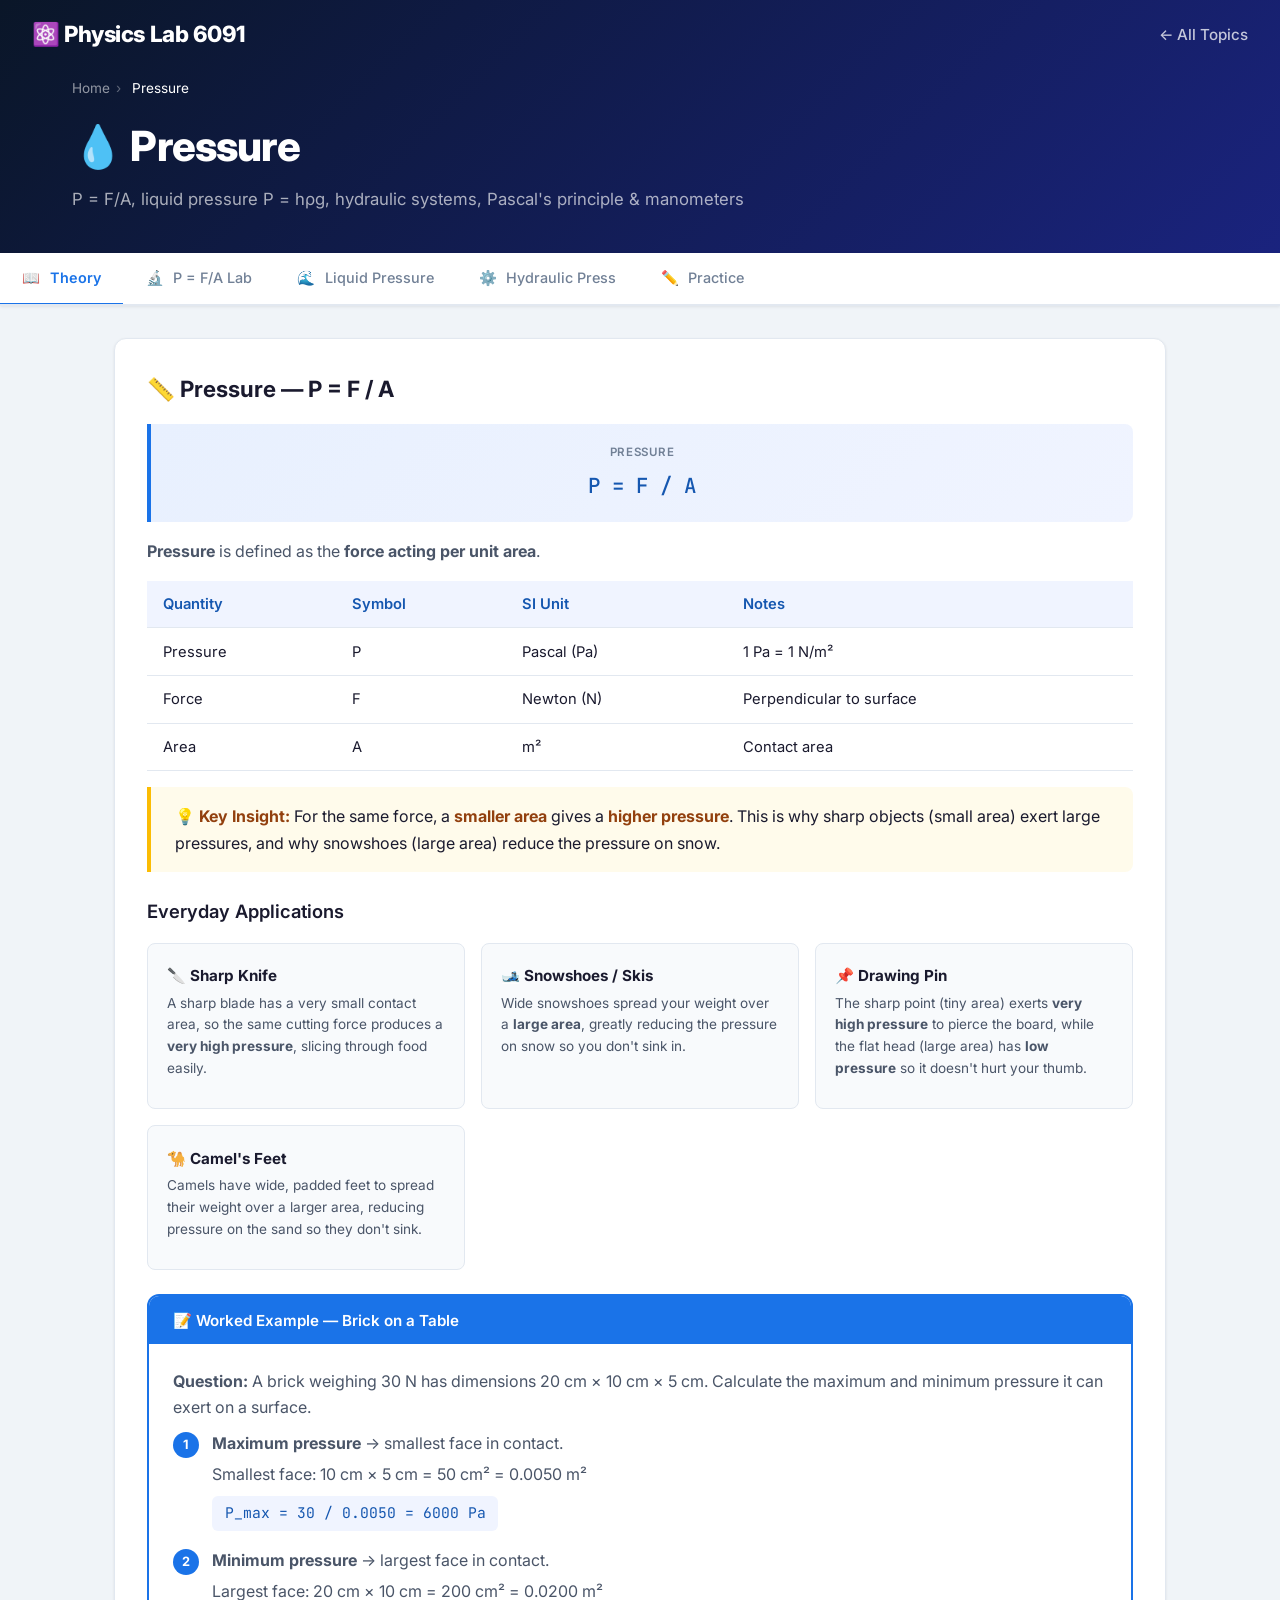
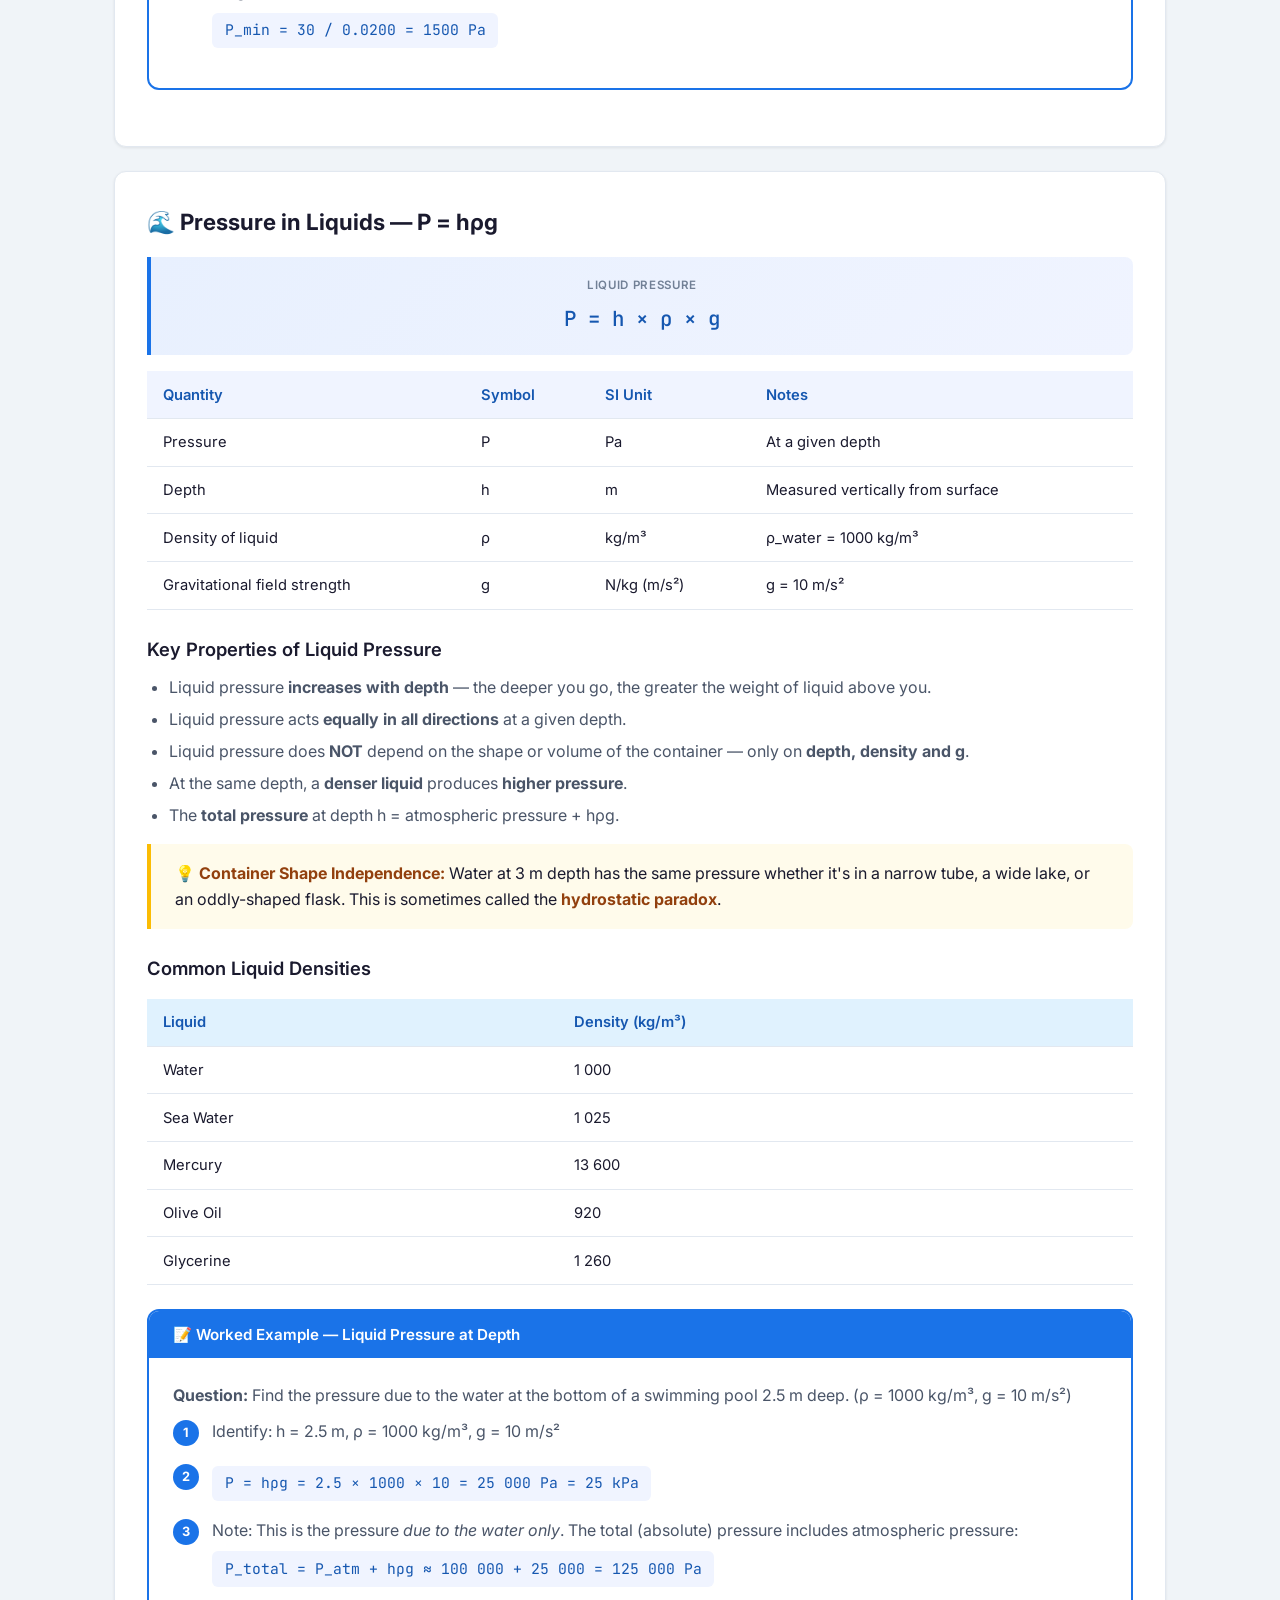
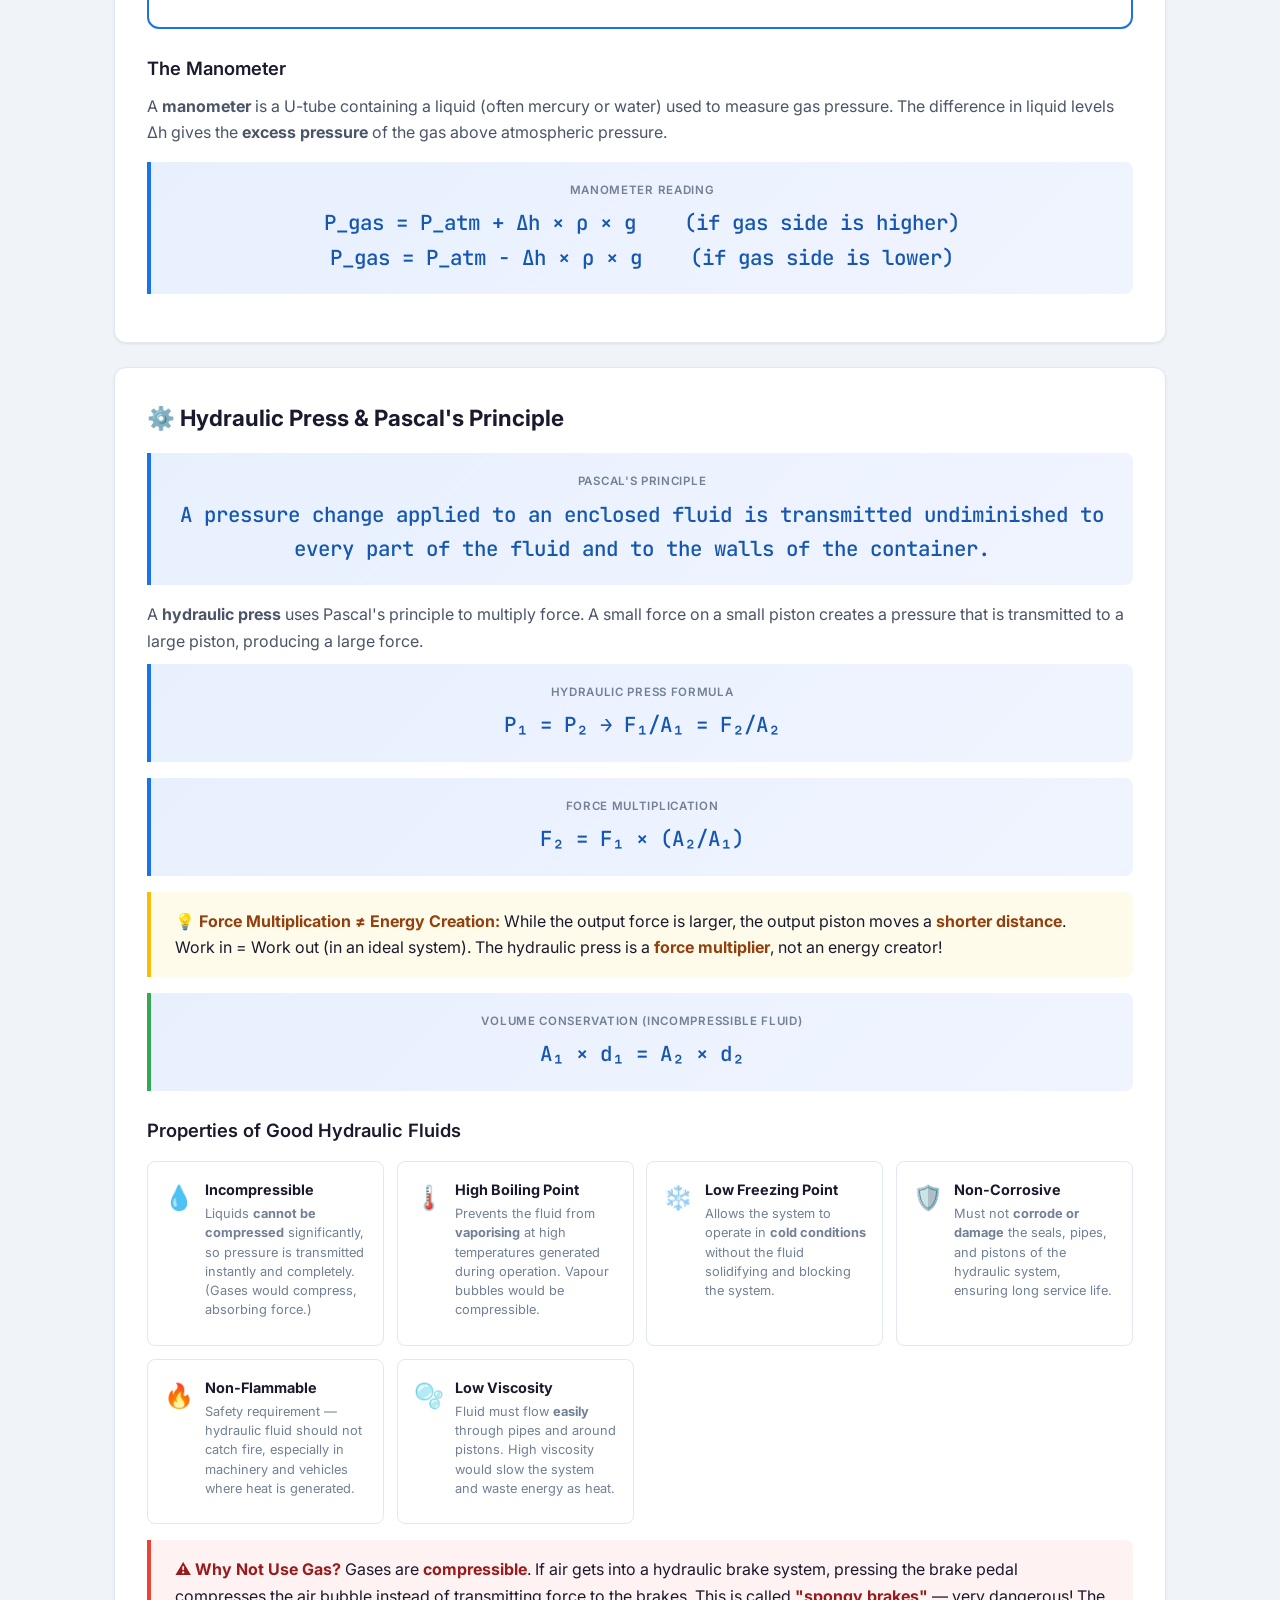
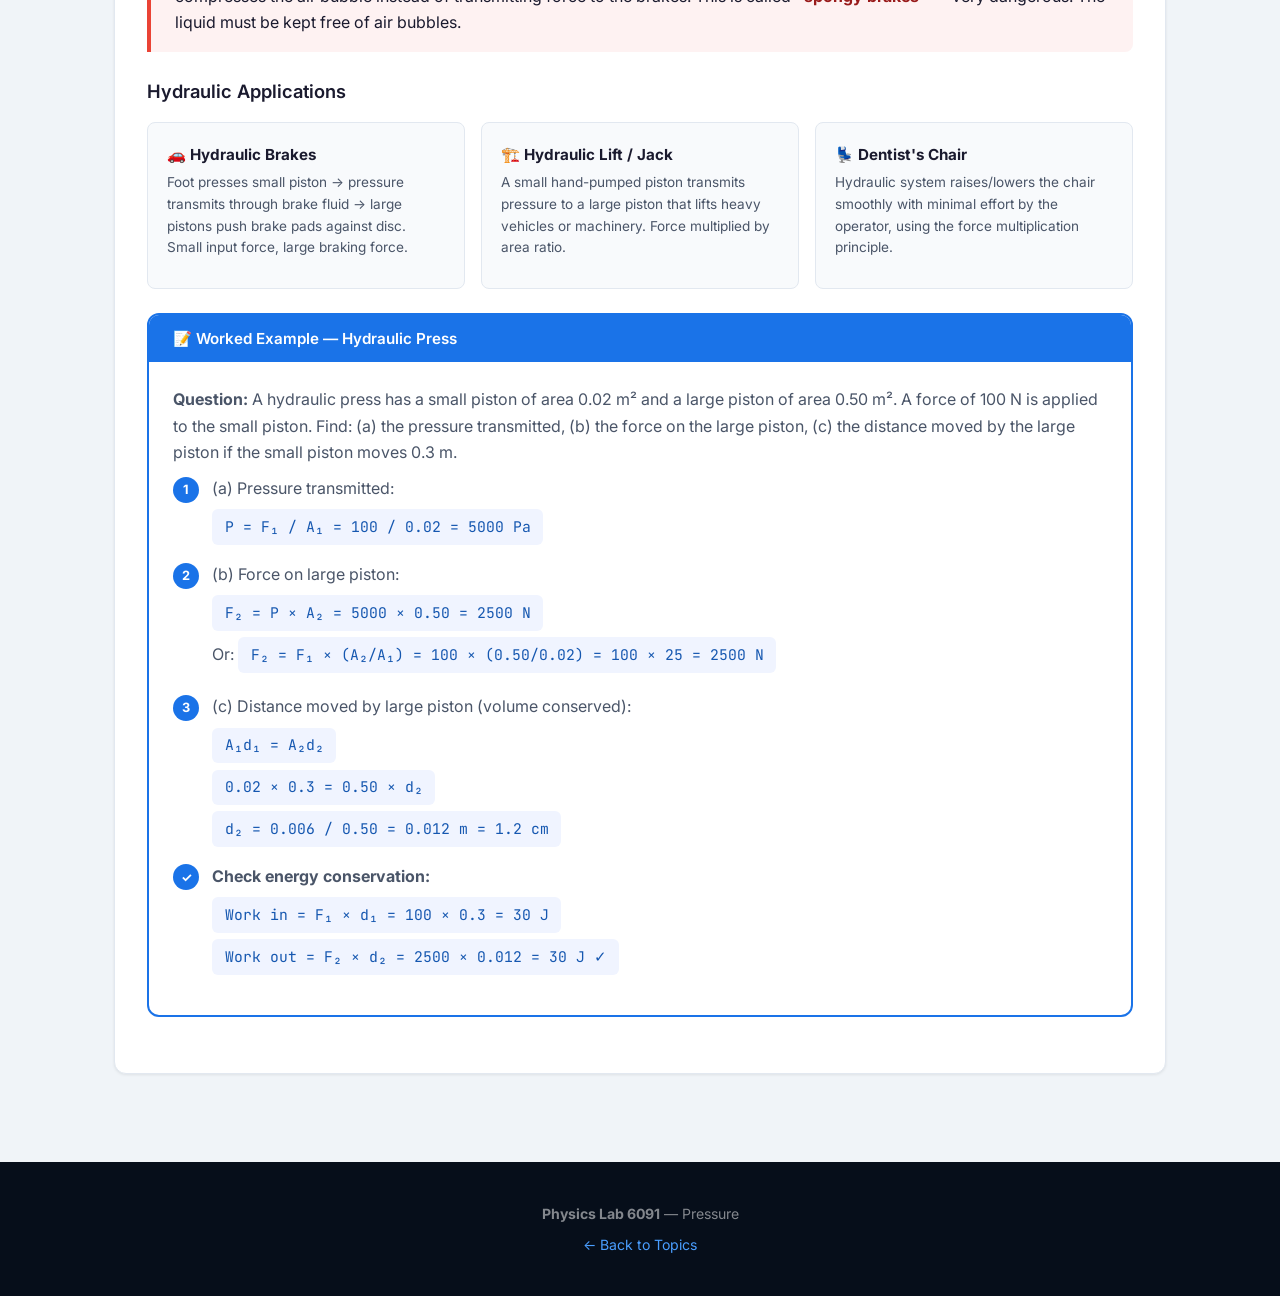
<file: topics/pressure.html>
<!DOCTYPE html>
<html lang="en">
<head>
    <meta charset="UTF-8">
    <meta name="viewport" content="width=device-width, initial-scale=1.0">
    <title>Pressure | Physics Lab 6091</title>
    <link rel="stylesheet" href="../css/styles.css">
    <link href="https://fonts.googleapis.com/css2?family=Inter:wght@300;400;500;600;700;800&family=JetBrains+Mono:wght@400;500&display=swap" rel="stylesheet">
    <style>
        .sim-container canvas { aspect-ratio: 2; }
        .liquid-canvas { aspect-ratio: 4/3 !important; }
        .hydraulic-canvas { aspect-ratio: 16/9 !important; }
        .pressure-canvas { aspect-ratio: 5/3 !important; }
        .fluid-props { display:grid; grid-template-columns:repeat(auto-fill,minmax(220px,1fr)); gap:.8rem; margin:1rem 0; }
        .fluid-card {
            background:#fff; border:1px solid var(--border); border-radius:var(--radius-sm);
            padding:1rem; display:flex; gap:.7rem; align-items:flex-start;
        }
        .fluid-card .fc-icon { font-size:1.5rem; flex-shrink:0; }
        .fluid-card h4 { font-size:.9rem; margin-bottom:.15rem; }
        .fluid-card p { font-size:.8rem; color:var(--text-light); line-height:1.5; }
        .app-grid { display:grid; grid-template-columns:repeat(auto-fill,minmax(250px,1fr)); gap:1rem; margin:1rem 0; }
        .app-card {
            background:#f8fafc; border:1px solid var(--border); border-radius:var(--radius-sm);
            padding:1.2rem; transition: var(--transition);
        }
        .app-card:hover { box-shadow:var(--shadow); transform:translateY(-2px); }
        .app-card h4 { font-size:.95rem; margin-bottom:.3rem; display:flex; align-items:center; gap:.4rem; }
        .app-card p { font-size:.85rem; color:var(--text-secondary); line-height:1.6; }
        .scenario-cards { display:grid; grid-template-columns:repeat(auto-fill,minmax(180px,1fr)); gap:.7rem; margin:1rem 0; }
        .scenario-card { padding:.8rem; background:rgba(255,255,255,.05); border:2px solid rgba(255,255,255,.1); border-radius:8px; cursor:pointer; transition:all .2s; text-align:center; color:rgba(255,255,255,.7); font-size:.82rem; }
        .scenario-card:hover, .scenario-card.active { border-color:var(--primary-light); background:rgba(74,158,255,.1); color:#fff; }
        .scenario-card .sc-icon { font-size:1.6rem; margin-bottom:.3rem; }
        .density-table { margin:1rem 0; }
        .density-table th { background:#e0f2fe; }
        .calc-display { background:rgba(0,0,0,.3); border-radius:8px; padding:1rem; margin-top:1rem; font-family:var(--font-mono); font-size:.88rem; color:rgba(255,255,255,.85); line-height:1.8; }
        .calc-display .calc-label { color:var(--primary-light); font-weight:600; }
        .calc-display .calc-val { color:#34d399; }
        .highlight-row { background:rgba(74,158,255,.15); padding:.2rem .5rem; border-radius:4px; display:inline-block; margin:.1rem 0; }
        .gauge-bar { display:flex; align-items:center; gap:.5rem; margin:.5rem 0; }
        .gauge-track { flex:1; height:14px; background:rgba(255,255,255,.08); border-radius:7px; overflow:hidden; position:relative; }
        .gauge-fill { height:100%; border-radius:7px; transition:width .3s; }
        .gauge-label { font-size:.78rem; color:rgba(255,255,255,.6); min-width:80px; text-align:right; }
        .gauge-value { font-family:var(--font-mono); font-size:.82rem; color:#fff; min-width:90px; }
    </style>
</head>
<body>

<!-- ============ HEADER ============ -->
<header class="topic-header">
    <nav class="navbar">
        <a href="../index.html" class="logo" style="text-decoration:none">⚛️ Physics Lab 6091</a>
        <div class="nav-links">
            <a href="../index.html">← All Topics</a>
        </div>
    </nav>
    <div class="topic-hero">
        <div class="breadcrumb">
            <a href="../index.html">Home</a><span>›</span> Pressure
        </div>
        <h1>💧 Pressure</h1>
        <p>P = F/A, liquid pressure P = hρg, hydraulic systems, Pascal's principle &amp; manometers</p>
    </div>
</header>

<!-- ============ TAB NAV ============ -->
<div class="tab-nav" id="tabNav">
    <button class="tab-btn active" data-tab="theory"><span class="tab-emoji">📖</span> Theory</button>
    <button class="tab-btn" data-tab="pressure-lab"><span class="tab-emoji">🔬</span> P = F/A Lab</button>
    <button class="tab-btn" data-tab="liquid"><span class="tab-emoji">🌊</span> Liquid Pressure</button>
    <button class="tab-btn" data-tab="hydraulic"><span class="tab-emoji">⚙️</span> Hydraulic Press</button>
    <button class="tab-btn" data-tab="quiz"><span class="tab-emoji">✏️</span> Practice</button>
</div>

<!-- ============================================================
     TAB 1 — THEORY
     ============================================================ -->
<div class="tab-content active" id="tab-theory">

    <!-- P = F/A -->
    <div class="content-card">
        <h2>📏 Pressure — P = F / A</h2>

        <div class="formula-box">
            <span class="formula-label">Pressure</span>
            <span class="formula">P = F / A</span>
        </div>

        <p><strong>Pressure</strong> is defined as the <strong>force acting per unit area</strong>.</p>

        <div class="table-wrap">
            <table>
                <thead>
                    <tr><th>Quantity</th><th>Symbol</th><th>SI Unit</th><th>Notes</th></tr>
                </thead>
                <tbody>
                    <tr><td>Pressure</td><td>P</td><td>Pascal (Pa)</td><td>1 Pa = 1 N/m²</td></tr>
                    <tr><td>Force</td><td>F</td><td>Newton (N)</td><td>Perpendicular to surface</td></tr>
                    <tr><td>Area</td><td>A</td><td>m²</td><td>Contact area</td></tr>
                </tbody>
            </table>
        </div>

        <div class="key-concept">
            <strong>💡 Key Insight:</strong> For the same force, a <strong>smaller area</strong> gives a <strong>higher pressure</strong>. This is why sharp objects (small area) exert large pressures, and why snowshoes (large area) reduce the pressure on snow.
        </div>

        <h3>Everyday Applications</h3>
        <div class="app-grid">
            <div class="app-card">
                <h4>🔪 Sharp Knife</h4>
                <p>A sharp blade has a very small contact area, so the same cutting force produces a <strong>very high pressure</strong>, slicing through food easily.</p>
            </div>
            <div class="app-card">
                <h4>🎿 Snowshoes / Skis</h4>
                <p>Wide snowshoes spread your weight over a <strong>large area</strong>, greatly reducing the pressure on snow so you don't sink in.</p>
            </div>
            <div class="app-card">
                <h4>📌 Drawing Pin</h4>
                <p>The sharp point (tiny area) exerts <strong>very high pressure</strong> to pierce the board, while the flat head (large area) has <strong>low pressure</strong> so it doesn't hurt your thumb.</p>
            </div>
            <div class="app-card">
                <h4>🐪 Camel's Feet</h4>
                <p>Camels have wide, padded feet to spread their weight over a larger area, reducing pressure on the sand so they don't sink.</p>
            </div>
        </div>

        <div class="worked-example">
            <div class="worked-example-header">📝 Worked Example — Brick on a Table</div>
            <div class="worked-example-body">
                <p><strong>Question:</strong> A brick weighing 30 N has dimensions 20 cm × 10 cm × 5 cm. Calculate the maximum and minimum pressure it can exert on a surface.</p>
                <div class="step">
                    <div class="step-number">1</div>
                    <div class="step-content">
                        <p><strong>Maximum pressure</strong> → smallest face in contact.</p>
                        <p>Smallest face: 10 cm × 5 cm = 50 cm² = 0.0050 m²</p>
                        <span class="math">P_max = 30 / 0.0050 = 6000 Pa</span>
                    </div>
                </div>
                <div class="step">
                    <div class="step-number">2</div>
                    <div class="step-content">
                        <p><strong>Minimum pressure</strong> → largest face in contact.</p>
                        <p>Largest face: 20 cm × 10 cm = 200 cm² = 0.0200 m²</p>
                        <span class="math">P_min = 30 / 0.0200 = 1500 Pa</span>
                    </div>
                </div>
            </div>
        </div>
    </div>

    <!-- LIQUID PRESSURE -->
    <div class="content-card">
        <h2>🌊 Pressure in Liquids — P = hρg</h2>

        <div class="formula-box">
            <span class="formula-label">Liquid Pressure</span>
            <span class="formula">P = h × ρ × g</span>
        </div>

        <div class="table-wrap">
            <table>
                <thead>
                    <tr><th>Quantity</th><th>Symbol</th><th>SI Unit</th><th>Notes</th></tr>
                </thead>
                <tbody>
                    <tr><td>Pressure</td><td>P</td><td>Pa</td><td>At a given depth</td></tr>
                    <tr><td>Depth</td><td>h</td><td>m</td><td>Measured vertically from surface</td></tr>
                    <tr><td>Density of liquid</td><td>ρ</td><td>kg/m³</td><td>ρ_water = 1000 kg/m³</td></tr>
                    <tr><td>Gravitational field strength</td><td>g</td><td>N/kg (m/s²)</td><td>g = 10 m/s²</td></tr>
                </tbody>
            </table>
        </div>

        <h3>Key Properties of Liquid Pressure</h3>
        <ul>
            <li>Liquid pressure <strong>increases with depth</strong> — the deeper you go, the greater the weight of liquid above you.</li>
            <li>Liquid pressure acts <strong>equally in all directions</strong> at a given depth.</li>
            <li>Liquid pressure does <strong>NOT</strong> depend on the shape or volume of the container — only on <strong>depth, density and g</strong>.</li>
            <li>At the same depth, a <strong>denser liquid</strong> produces <strong>higher pressure</strong>.</li>
            <li>The <strong>total pressure</strong> at depth h = atmospheric pressure + hρg.</li>
        </ul>

        <div class="key-concept">
            <strong>💡 Container Shape Independence:</strong> Water at 3 m depth has the same pressure whether it's in a narrow tube, a wide lake, or an oddly-shaped flask. This is sometimes called the <strong>hydrostatic paradox</strong>.
        </div>

        <h3>Common Liquid Densities</h3>
        <div class="table-wrap density-table">
            <table>
                <thead><tr><th>Liquid</th><th>Density (kg/m³)</th></tr></thead>
                <tbody>
                    <tr><td>Water</td><td>1 000</td></tr>
                    <tr><td>Sea Water</td><td>1 025</td></tr>
                    <tr><td>Mercury</td><td>13 600</td></tr>
                    <tr><td>Olive Oil</td><td>920</td></tr>
                    <tr><td>Glycerine</td><td>1 260</td></tr>
                </tbody>
            </table>
        </div>

        <div class="worked-example">
            <div class="worked-example-header">📝 Worked Example — Liquid Pressure at Depth</div>
            <div class="worked-example-body">
                <p><strong>Question:</strong> Find the pressure due to the water at the bottom of a swimming pool 2.5 m deep. (ρ = 1000 kg/m³, g = 10 m/s²)</p>
                <div class="step">
                    <div class="step-number">1</div>
                    <div class="step-content">
                        <p>Identify: h = 2.5 m, ρ = 1000 kg/m³, g = 10 m/s²</p>
                    </div>
                </div>
                <div class="step">
                    <div class="step-number">2</div>
                    <div class="step-content">
                        <span class="math">P = hρg = 2.5 × 1000 × 10 = 25 000 Pa = 25 kPa</span>
                    </div>
                </div>
                <div class="step">
                    <div class="step-number">3</div>
                    <div class="step-content">
                        <p>Note: This is the pressure <em>due to the water only</em>. The total (absolute) pressure includes atmospheric pressure:</p>
                        <span class="math">P_total = P_atm + hρg ≈ 100 000 + 25 000 = 125 000 Pa</span>
                    </div>
                </div>
            </div>
        </div>

        <h3>The Manometer</h3>
        <p>A <strong>manometer</strong> is a U-tube containing a liquid (often mercury or water) used to measure gas pressure. The difference in liquid levels Δh gives the <strong>excess pressure</strong> of the gas above atmospheric pressure.</p>

        <div class="formula-box">
            <span class="formula-label">Manometer Reading</span>
            <span class="formula">P_gas = P_atm + Δh × ρ × g &nbsp;&nbsp; (if gas side is higher)<br>
            P_gas = P_atm − Δh × ρ × g &nbsp;&nbsp; (if gas side is lower)</span>
        </div>
    </div>

    <!-- HYDRAULIC PRESS -->
    <div class="content-card">
        <h2>⚙️ Hydraulic Press &amp; Pascal's Principle</h2>

        <div class="formula-box">
            <span class="formula-label">Pascal's Principle</span>
            <span class="formula">A pressure change applied to an enclosed fluid is transmitted undiminished to every part of the fluid and to the walls of the container.</span>
        </div>

        <p>A <strong>hydraulic press</strong> uses Pascal's principle to multiply force. A small force on a small piston creates a pressure that is transmitted to a large piston, producing a large force.</p>

        <div class="formula-box" style="margin-top:.5rem">
            <span class="formula-label">Hydraulic Press Formula</span>
            <span class="formula">P₁ = P₂ → F₁/A₁ = F₂/A₂</span>
        </div>

        <div class="formula-box" style="margin-top:.5rem">
            <span class="formula-label">Force Multiplication</span>
            <span class="formula">F₂ = F₁ × (A₂/A₁)</span>
        </div>

        <div class="key-concept">
            <strong>💡 Force Multiplication ≠ Energy Creation:</strong> While the output force is larger, the output piston moves a <strong>shorter distance</strong>. Work in = Work out (in an ideal system). The hydraulic press is a <strong>force multiplier</strong>, not an energy creator!
        </div>

        <div class="formula-box" style="margin-top:.5rem;border-left-color:var(--secondary)">
            <span class="formula-label">Volume Conservation (Incompressible Fluid)</span>
            <span class="formula">A₁ × d₁ = A₂ × d₂</span>
        </div>

        <h3>Properties of Good Hydraulic Fluids</h3>
        <div class="fluid-props">
            <div class="fluid-card">
                <div class="fc-icon">💧</div>
                <div>
                    <h4>Incompressible</h4>
                    <p>Liquids <strong>cannot be compressed</strong> significantly, so pressure is transmitted instantly and completely. (Gases would compress, absorbing force.)</p>
                </div>
            </div>
            <div class="fluid-card">
                <div class="fc-icon">🌡️</div>
                <div>
                    <h4>High Boiling Point</h4>
                    <p>Prevents the fluid from <strong>vaporising</strong> at high temperatures generated during operation. Vapour bubbles would be compressible.</p>
                </div>
            </div>
            <div class="fluid-card">
                <div class="fc-icon">❄️</div>
                <div>
                    <h4>Low Freezing Point</h4>
                    <p>Allows the system to operate in <strong>cold conditions</strong> without the fluid solidifying and blocking the system.</p>
                </div>
            </div>
            <div class="fluid-card">
                <div class="fc-icon">🛡️</div>
                <div>
                    <h4>Non-Corrosive</h4>
                    <p>Must not <strong>corrode or damage</strong> the seals, pipes, and pistons of the hydraulic system, ensuring long service life.</p>
                </div>
            </div>
            <div class="fluid-card">
                <div class="fc-icon">🔥</div>
                <div>
                    <h4>Non-Flammable</h4>
                    <p>Safety requirement — hydraulic fluid should not catch fire, especially in machinery and vehicles where heat is generated.</p>
                </div>
            </div>
            <div class="fluid-card">
                <div class="fc-icon">🫧</div>
                <div>
                    <h4>Low Viscosity</h4>
                    <p>Fluid must flow <strong>easily</strong> through pipes and around pistons. High viscosity would slow the system and waste energy as heat.</p>
                </div>
            </div>
        </div>

        <div class="warning-box">
            <strong>⚠️ Why Not Use Gas?</strong> Gases are <strong>compressible</strong>. If air gets into a hydraulic brake system, pressing the brake pedal compresses the air bubble instead of transmitting force to the brakes. This is called <strong>"spongy brakes"</strong> — very dangerous! The liquid must be kept free of air bubbles.
        </div>

        <h3>Hydraulic Applications</h3>
        <div class="app-grid">
            <div class="app-card">
                <h4>🚗 Hydraulic Brakes</h4>
                <p>Foot presses small piston → pressure transmits through brake fluid → large pistons push brake pads against disc. Small input force, large braking force.</p>
            </div>
            <div class="app-card">
                <h4>🏗️ Hydraulic Lift / Jack</h4>
                <p>A small hand-pumped piston transmits pressure to a large piston that lifts heavy vehicles or machinery. Force multiplied by area ratio.</p>
            </div>
            <div class="app-card">
                <h4>💺 Dentist's Chair</h4>
                <p>Hydraulic system raises/lowers the chair smoothly with minimal effort by the operator, using the force multiplication principle.</p>
            </div>
        </div>

        <div class="worked-example">
            <div class="worked-example-header">📝 Worked Example — Hydraulic Press</div>
            <div class="worked-example-body">
                <p><strong>Question:</strong> A hydraulic press has a small piston of area 0.02 m² and a large piston of area 0.50 m². A force of 100 N is applied to the small piston. Find: (a) the pressure transmitted, (b) the force on the large piston, (c) the distance moved by the large piston if the small piston moves 0.3 m.</p>
                <div class="step">
                    <div class="step-number">1</div>
                    <div class="step-content">
                        <p>(a) Pressure transmitted:</p>
                        <span class="math">P = F₁ / A₁ = 100 / 0.02 = 5000 Pa</span>
                    </div>
                </div>
                <div class="step">
                    <div class="step-number">2</div>
                    <div class="step-content">
                        <p>(b) Force on large piston:</p>
                        <span class="math">F₂ = P × A₂ = 5000 × 0.50 = 2500 N</span>
                        <p>Or: <span class="math">F₂ = F₁ × (A₂/A₁) = 100 × (0.50/0.02) = 100 × 25 = 2500 N</span></p>
                    </div>
                </div>
                <div class="step">
                    <div class="step-number">3</div>
                    <div class="step-content">
                        <p>(c) Distance moved by large piston (volume conserved):</p>
                        <span class="math">A₁d₁ = A₂d₂</span><br>
                        <span class="math">0.02 × 0.3 = 0.50 × d₂</span><br>
                        <span class="math">d₂ = 0.006 / 0.50 = 0.012 m = 1.2 cm</span>
                    </div>
                </div>
                <div class="step">
                    <div class="step-number">✓</div>
                    <div class="step-content">
                        <p><strong>Check energy conservation:</strong></p>
                        <span class="math">Work in = F₁ × d₁ = 100 × 0.3 = 30 J</span><br>
                        <span class="math">Work out = F₂ × d₂ = 2500 × 0.012 = 30 J ✓</span>
                    </div>
                </div>
            </div>
        </div>
    </div>
</div>

<!-- ============================================================
     TAB 2 — P = F/A LAB
     ============================================================ -->
<div class="tab-content" id="tab-pressure-lab">
    <div class="content-card">
        <h2>🔬 Pressure = Force / Area Explorer</h2>
        <p>Change the force and contact area to see how pressure changes. Choose different orientations of a block to see how the same weight produces different pressures depending on which face is in contact.</p>
    </div>

    <div class="sim-container">
        <div class="scenario-cards" id="pressScenarios">
            <div class="scenario-card active" data-scenario="free">
                <div class="sc-icon">🎛️</div>
                Free Adjust
            </div>
            <div class="scenario-card" data-scenario="brick_flat">
                <div class="sc-icon">🧱</div>
                Brick — Flat
            </div>
            <div class="scenario-card" data-scenario="brick_side">
                <div class="sc-icon">🧱</div>
                Brick — Side
            </div>
            <div class="scenario-card" data-scenario="brick_end">
                <div class="sc-icon">🧱</div>
                Brick — End
            </div>
            <div class="scenario-card" data-scenario="stiletto">
                <div class="sc-icon">👠</div>
                Stiletto Heel
            </div>
            <div class="scenario-card" data-scenario="elephant">
                <div class="sc-icon">🐘</div>
                Elephant Foot
            </div>
        </div>

        <canvas id="pressCanvas" width="800" height="500" class="pressure-canvas"></canvas>

        <div class="sim-controls" id="pressControls">
            <div class="sim-control-group">
                <label>Force (N): <span id="pressForceVal" class="value-display">50 N</span></label>
                <input type="range" id="pressForce" min="1" max="50000" value="50" step="1" id="pressForceSlider">
            </div>
            <div class="sim-control-group">
                <label>Area (cm²): <span id="pressAreaVal" class="value-display">100 cm²</span></label>
                <input type="range" id="pressArea" min="0.1" max="5000" value="100" step="0.1">
            </div>
        </div>

        <div class="calc-display" id="pressCalc"></div>
    </div>
</div>

<!-- ============================================================
     TAB 3 — LIQUID PRESSURE
     ============================================================ -->
<div class="tab-content" id="tab-liquid">
    <div class="content-card">
        <h2>🌊 Liquid Pressure Simulator</h2>
        <p>Explore how pressure changes with depth, liquid density, and see how pressure acts at different points in a container. Watch the pressure gauge and the water jets!</p>
    </div>

    <div class="sim-container">
        <canvas id="liquidCanvas" width="800" height="550" class="liquid-canvas"></canvas>

        <div class="sim-controls">
            <div class="sim-control-group">
                <label>Depth (m): <span id="liqDepthVal" class="value-display">2.0 m</span></label>
                <input type="range" id="liqDepth" min="0.1" max="10" value="2" step="0.1">
            </div>
            <div class="sim-control-group">
                <label>Liquid:</label>
                <select id="liqType">
                    <option value="1000" selected>Water (1000 kg/m³)</option>
                    <option value="1025">Sea Water (1025 kg/m³)</option>
                    <option value="13600">Mercury (13600 kg/m³)</option>
                    <option value="920">Olive Oil (920 kg/m³)</option>
                    <option value="1260">Glycerine (1260 kg/m³)</option>
                    <option value="800">Petrol (800 kg/m³)</option>
                </select>
            </div>
            <div class="sim-control-group">
                <label>
                    <input type="checkbox" id="liqShowAtm" checked style="accent-color:var(--primary-light)">
                    Include atmospheric pressure
                </label>
            </div>
        </div>

        <div class="calc-display" id="liqCalc"></div>
    </div>
</div>

<!-- ============================================================
     TAB 4 — HYDRAULIC PRESS
     ============================================================ -->
<div class="tab-content" id="tab-hydraulic">
    <div class="content-card">
        <h2>⚙️ Interactive Hydraulic Press</h2>
        <p>Adjust the piston areas and input force. See how Pascal's principle transmits pressure and multiplies force. Check the energy conservation!</p>
    </div>

    <div class="sim-container">
        <canvas id="hydCanvas" width="800" height="480" class="hydraulic-canvas"></canvas>

        <div class="sim-controls">
            <div class="sim-control-group">
                <label>Input Force F₁: <span id="hydF1Val" class="value-display">80 N</span></label>
                <input type="range" id="hydF1" min="10" max="500" value="80" step="5">
            </div>
            <div class="sim-control-group">
                <label>Small piston A₁ (cm²): <span id="hydA1Val" class="value-display">10 cm²</span></label>
                <input type="range" id="hydA1" min="1" max="100" value="10" step="1">
            </div>
            <div class="sim-control-group">
                <label>Large piston A₂ (cm²): <span id="hydA2Val" class="value-display">200 cm²</span></label>
                <input type="range" id="hydA2" min="20" max="1000" value="200" step="5">
            </div>
            <div class="sim-control-group">
                <label>Input distance d₁ (cm): <span id="hydD1Val" class="value-display">10 cm</span></label>
                <input type="range" id="hydD1" min="1" max="50" value="10" step="0.5">
            </div>
        </div>

        <div class="calc-display" id="hydCalc"></div>
    </div>
</div>

<!-- ============================================================
     TAB 5 — PRACTICE QUIZ
     ============================================================ -->
<div class="tab-content" id="tab-quiz">
    <div class="content-card">
        <h2>✏️ Practice Questions — Pressure</h2>
        <p>10 exam-style questions. Select your answer, then click <strong>Check</strong>.</p>
    </div>

    <div class="quiz-container" id="quizContainer">

        <div class="quiz-question" id="q1">
            <h4><span class="question-number">1</span> A force of 600 N acts on an area of 0.03 m². What is the pressure?</h4>
            <div class="quiz-options">
                <label class="quiz-option"><input type="radio" name="q1" value="a"> A. 18 Pa</label>
                <label class="quiz-option"><input type="radio" name="q1" value="b"> B. 200 Pa</label>
                <label class="quiz-option"><input type="radio" name="q1" value="c"> C. 2 000 Pa</label>
                <label class="quiz-option"><input type="radio" name="q1" value="d"> D. 20 000 Pa</label>
            </div>
            <button class="check-btn" onclick="checkAnswer('q1','d')">Check Answer</button>
            <div class="quiz-feedback" id="q1-feedback"></div>
        </div>

        <div class="quiz-question" id="q2">
            <h4><span class="question-number">2</span> A person weighing 600 N stands on one foot of area 150 cm². What pressure does she exert on the ground?</h4>
            <div class="quiz-options">
                <label class="quiz-option"><input type="radio" name="q2" value="a"> A. 4 Pa</label>
                <label class="quiz-option"><input type="radio" name="q2" value="b"> B. 4 000 Pa</label>
                <label class="quiz-option"><input type="radio" name="q2" value="c"> C. 40 000 Pa</label>
                <label class="quiz-option"><input type="radio" name="q2" value="d"> D. 400 000 Pa</label>
            </div>
            <button class="check-btn" onclick="checkAnswer('q2','c')">Check Answer</button>
            <div class="quiz-feedback" id="q2-feedback"></div>
        </div>

        <div class="quiz-question" id="q3">
            <h4><span class="question-number">3</span> Which factor does liquid pressure NOT depend on?</h4>
            <div class="quiz-options">
                <label class="quiz-option"><input type="radio" name="q3" value="a"> A. Depth below surface</label>
                <label class="quiz-option"><input type="radio" name="q3" value="b"> B. Density of the liquid</label>
                <label class="quiz-option"><input type="radio" name="q3" value="c"> C. Shape of the container</label>
                <label class="quiz-option"><input type="radio" name="q3" value="d"> D. Gravitational field strength</label>
            </div>
            <button class="check-btn" onclick="checkAnswer('q3','c')">Check Answer</button>
            <div class="quiz-feedback" id="q3-feedback"></div>
        </div>

        <div class="quiz-question" id="q4">
            <h4><span class="question-number">4</span> Calculate the pressure at a depth of 5 m in water. (ρ = 1000 kg/m³, g = 10 m/s²)</h4>
            <div class="quiz-options">
                <label class="quiz-option"><input type="radio" name="q4" value="a"> A. 500 Pa</label>
                <label class="quiz-option"><input type="radio" name="q4" value="b"> B. 5 000 Pa</label>
                <label class="quiz-option"><input type="radio" name="q4" value="c"> C. 50 000 Pa</label>
                <label class="quiz-option"><input type="radio" name="q4" value="d"> D. 500 000 Pa</label>
            </div>
            <button class="check-btn" onclick="checkAnswer('q4','c')">Check Answer</button>
            <div class="quiz-feedback" id="q4-feedback"></div>
        </div>

        <div class="quiz-question" id="q5">
            <h4><span class="question-number">5</span> Pascal's principle states that pressure applied to an enclosed fluid is:</h4>
            <div class="quiz-options">
                <label class="quiz-option"><input type="radio" name="q5" value="a"> A. Reduced as it passes through the fluid</label>
                <label class="quiz-option"><input type="radio" name="q5" value="b"> B. Amplified as it passes through the fluid</label>
                <label class="quiz-option"><input type="radio" name="q5" value="c"> C. Transmitted undiminished to every part of the fluid</label>
                <label class="quiz-option"><input type="radio" name="q5" value="d"> D. Only transmitted in the downward direction</label>
            </div>
            <button class="check-btn" onclick="checkAnswer('q5','c')">Check Answer</button>
            <div class="quiz-feedback" id="q5-feedback"></div>
        </div>

        <div class="quiz-question" id="q6">
            <h4><span class="question-number">6</span> A hydraulic press has pistons of area 5 cm² and 100 cm². If a 40 N force is applied to the small piston, what force acts on the large piston?</h4>
            <div class="quiz-options">
                <label class="quiz-option"><input type="radio" name="q6" value="a"> A. 2 N</label>
                <label class="quiz-option"><input type="radio" name="q6" value="b"> B. 200 N</label>
                <label class="quiz-option"><input type="radio" name="q6" value="c"> C. 800 N</label>
                <label class="quiz-option"><input type="radio" name="q6" value="d"> D. 4000 N</label>
            </div>
            <button class="check-btn" onclick="checkAnswer('q6','c')">Check Answer</button>
            <div class="quiz-feedback" id="q6-feedback"></div>
        </div>

        <div class="quiz-question" id="q7">
            <h4><span class="question-number">7</span> A hydraulic lift has a mechanical advantage (area ratio) of 25. The small piston moves down 50 cm. How far does the large piston move up?</h4>
            <div class="quiz-options">
                <label class="quiz-option"><input type="radio" name="q7" value="a"> A. 2 cm</label>
                <label class="quiz-option"><input type="radio" name="q7" value="b"> B. 5 cm</label>
                <label class="quiz-option"><input type="radio" name="q7" value="c"> C. 25 cm</label>
                <label class="quiz-option"><input type="radio" name="q7" value="d"> D. 1250 cm</label>
            </div>
            <button class="check-btn" onclick="checkAnswer('q7','a')">Check Answer</button>
            <div class="quiz-feedback" id="q7-feedback"></div>
        </div>

        <div class="quiz-question" id="q8">
            <h4><span class="question-number">8</span> Which property is NOT desirable for a hydraulic fluid?</h4>
            <div class="quiz-options">
                <label class="quiz-option"><input type="radio" name="q8" value="a"> A. Incompressible</label>
                <label class="quiz-option"><input type="radio" name="q8" value="b"> B. High boiling point</label>
                <label class="quiz-option"><input type="radio" name="q8" value="c"> C. Easily compressible</label>
                <label class="quiz-option"><input type="radio" name="q8" value="d"> D. Non-corrosive</label>
            </div>
            <button class="check-btn" onclick="checkAnswer('q8','c')">Check Answer</button>
            <div class="quiz-feedback" id="q8-feedback"></div>
        </div>

        <div class="quiz-question" id="q9">
            <h4><span class="question-number">9</span> In a U-tube manometer connected to a gas supply, the mercury level on the gas side is 4 cm lower than the open side. If atmospheric pressure is 76 cmHg, what is the gas pressure?</h4>
            <div class="quiz-options">
                <label class="quiz-option"><input type="radio" name="q9" value="a"> A. 72 cmHg</label>
                <label class="quiz-option"><input type="radio" name="q9" value="b"> B. 76 cmHg</label>
                <label class="quiz-option"><input type="radio" name="q9" value="c"> C. 80 cmHg</label>
                <label class="quiz-option"><input type="radio" name="q9" value="d"> D. 4 cmHg</label>
            </div>
            <button class="check-btn" onclick="checkAnswer('q9','c')">Check Answer</button>
            <div class="quiz-feedback" id="q9-feedback"></div>
        </div>

        <div class="quiz-question" id="q10">
            <h4><span class="question-number">10</span> Two identical containers, one narrow and one wide, are filled with water to the same height. The pressure at the bottom of each container is:</h4>
            <div class="quiz-options">
                <label class="quiz-option"><input type="radio" name="q10" value="a"> A. Greater in the wide container (more water)</label>
                <label class="quiz-option"><input type="radio" name="q10" value="b"> B. Greater in the narrow container (water is compressed more)</label>
                <label class="quiz-option"><input type="radio" name="q10" value="c"> C. The same in both containers</label>
                <label class="quiz-option"><input type="radio" name="q10" value="d"> D. Cannot be determined without knowing the exact dimensions</label>
            </div>
            <button class="check-btn" onclick="checkAnswer('q10','c')">Check Answer</button>
            <div class="quiz-feedback" id="q10-feedback"></div>
        </div>

    </div>

    <div class="quiz-score" id="quizScore" style="display:none">
        <div class="score-number" id="scoreNum">0 / 10</div>
        <p style="margin-top:.5rem;color:var(--text-secondary)" id="scoreMsg"></p>
        <button class="btn btn-primary" style="margin-top:1rem" onclick="resetQuiz()">Try Again</button>
    </div>
</div>

<!-- ============ FOOTER ============ -->
<footer>
    <p><strong>Physics Lab 6091</strong> — Pressure</p>
    <p style="margin-top:.5rem"><a href="../index.html">← Back to Topics</a></p>
</footer>

<a href="#" class="back-to-top" id="btt">↑</a>

<!-- ============================================================
     JAVASCRIPT — ALL SIMULATIONS + QUIZ
     ============================================================ -->
<script>
const G = 10;
const P_ATM = 101325; // Pa

// ===================== UTILITIES =====================
function drawArrow(ctx,x1,y1,x2,y2,color,lw=3){
    const dx=x2-x1,dy=y2-y1,len=Math.sqrt(dx*dx+dy*dy);
    if(len<2)return;const a=Math.atan2(dy,dx),hl=Math.min(14,len*.35);
    ctx.save();ctx.strokeStyle=color;ctx.fillStyle=color;ctx.lineWidth=lw;ctx.lineCap='round';
    ctx.beginPath();ctx.moveTo(x1,y1);ctx.lineTo(x2,y2);ctx.stroke();
    ctx.beginPath();ctx.moveTo(x2,y2);
    ctx.lineTo(x2-hl*Math.cos(a-Math.PI/7),y2-hl*Math.sin(a-Math.PI/7));
    ctx.lineTo(x2-hl*Math.cos(a+Math.PI/7),y2-hl*Math.sin(a+Math.PI/7));
    ctx.closePath();ctx.fill();ctx.restore();
}
function drawLabel(ctx,text,x,y,color,align='center',size=13){
    ctx.save();ctx.font=`600 ${size}px Inter,sans-serif`;ctx.fillStyle=color;
    ctx.textAlign=align;ctx.textBaseline='middle';ctx.fillText(text,x,y);ctx.restore();
}
function clearCanvas(ctx,c){
    const g=ctx.createLinearGradient(0,0,0,c.height);
    g.addColorStop(0,'#0f172a');g.addColorStop(1,'#1e293b');
    ctx.fillStyle=g;ctx.fillRect(0,0,c.width,c.height);
}
function formatPressure(p){
    if(p>=1e6) return (p/1e6).toFixed(1)+' MPa';
    if(p>=1e3) return (p/1e3).toFixed(1)+' kPa';
    return p.toFixed(0)+' Pa';
}

// ===================== TAB SYSTEM =====================
document.querySelectorAll('.tab-btn').forEach(btn=>{
    btn.addEventListener('click',()=>{
        document.querySelectorAll('.tab-btn').forEach(b=>b.classList.remove('active'));
        document.querySelectorAll('.tab-content').forEach(c=>c.classList.remove('active'));
        btn.classList.add('active');
        document.getElementById('tab-'+btn.dataset.tab).classList.add('active');
        if(btn.dataset.tab==='pressure-lab') pressDraw();
        if(btn.dataset.tab==='liquid') liqDraw();
        if(btn.dataset.tab==='hydraulic') hydDraw();
    });
});
const btt=document.getElementById('btt');
window.addEventListener('scroll',()=>btt.classList.toggle('visible',window.scrollY>400));


// ============================================================
//  SIMULATION 1 — P = F/A EXPLORER
// ============================================================
(()=>{
    const canvas=document.getElementById('pressCanvas');
    const ctx=canvas.getContext('2d');
    const calcDiv=document.getElementById('pressCalc');

    let force=50, area=100; // N and cm²
    let scenario='free';

    const presets={
        free:       {f:50,    a:100,   label:'Custom Block'},
        brick_flat: {f:30,    a:200,   label:'Brick — Flat (20×10 cm)'},
        brick_side: {f:30,    a:100,   label:'Brick — Side (20×5 cm)'},
        brick_end:  {f:30,    a:50,    label:'Brick — End (10×5 cm)'},
        stiletto:   {f:500,   a:1,     label:'Stiletto Heel (1 cm²)'},
        elephant:   {f:50000, a:2000,  label:'Elephant Foot (2000 cm²)'},
    };

    document.querySelectorAll('#pressScenarios .scenario-card').forEach(card=>{
        card.addEventListener('click',()=>{
            document.querySelectorAll('#pressScenarios .scenario-card').forEach(c=>c.classList.remove('active'));
            card.classList.add('active');
            scenario=card.dataset.scenario;
            const p=presets[scenario];
            force=p.f; area=p.a;
            document.getElementById('pressForce').value=force;
            document.getElementById('pressArea').value=area;
            document.getElementById('pressForceVal').textContent=force+' N';
            document.getElementById('pressAreaVal').textContent=area+' cm²';
            pressDraw();
        });
    });

    document.getElementById('pressForce').addEventListener('input',e=>{
        force=parseFloat(e.target.value);
        document.getElementById('pressForceVal').textContent=force+' N';
        pressDraw();
    });
    document.getElementById('pressArea').addEventListener('input',e=>{
        area=parseFloat(e.target.value);
        document.getElementById('pressAreaVal').textContent=area+' cm²';
        pressDraw();
    });

    window.pressDraw=function(){
        clearCanvas(ctx,canvas);
        const W=canvas.width, H=canvas.height;
        const areaM2 = area / 10000;
        const pressure = force / areaM2;

        // Visual block
        const groundY = H * 0.72;
        const cx = W/2;

        // Scale block size to area (but keep proportional)
        const blockSide = Math.max(20, Math.min(200, Math.sqrt(area) * 2.5));
        const blockH = Math.max(40, Math.min(160, 120));

        // Ground
        ctx.save();
        ctx.strokeStyle='#64748b';ctx.lineWidth=2;
        ctx.beginPath();ctx.moveTo(50,groundY);ctx.lineTo(W-50,groundY);ctx.stroke();
        // Hatching
        for(let x=50;x<W-50;x+=18){
            ctx.beginPath();ctx.moveTo(x,groundY);ctx.lineTo(x-10,groundY+14);ctx.stroke();
        }
        ctx.restore();

        // Block
        const bx = cx - blockSide/2;
        const by = groundY - blockH;
        ctx.save();
        ctx.fillStyle='rgba(59,130,246,0.5)';
        ctx.strokeStyle='#60a5fa';
        ctx.lineWidth=2;
        ctx.beginPath();
        ctx.roundRect(bx, by, blockSide, blockH, 6);
        ctx.fill(); ctx.stroke();
        // Label
        ctx.font='700 13px Inter';ctx.fillStyle='#fff';ctx.textAlign='center';ctx.textBaseline='middle';
        ctx.fillText(presets[scenario].label, cx, by + blockH/2 - 8);
        ctx.font='500 11px Inter';ctx.fillStyle='rgba(255,255,255,.7)';
        ctx.fillText(force+' N, '+area+' cm²', cx, by + blockH/2 + 10);
        ctx.restore();

        // Force arrow (down)
        drawArrow(ctx, cx, by - 60, cx, by - 5, '#ef4444', 3);
        drawLabel(ctx, 'F = '+force+' N', cx + 55, by - 35, '#ef4444', 'left');

        // Contact area indicator
        ctx.save();
        ctx.strokeStyle='#22c55e'; ctx.lineWidth=4;
        ctx.beginPath();
        ctx.moveTo(bx, groundY);
        ctx.lineTo(bx + blockSide, groundY);
        ctx.stroke();
        drawLabel(ctx, 'A = '+area+' cm²', cx, groundY+22, '#22c55e', 'center', 12);
        ctx.restore();

        // Pressure arrows (underneath, spreading out)
        const pressColor = pressure > 100000 ? '#ef4444' : pressure > 10000 ? '#f97316' : '#22c55e';
        const numArrows = Math.min(8, Math.max(3, Math.floor(blockSide/25)));
        const arrowLen = Math.min(80, Math.max(20, Math.log10(pressure+1)*15));
        for(let i=0; i<numArrows; i++){
            const ax = bx + blockSide*(i+0.5)/numArrows;
            drawArrow(ctx, ax, groundY+5, ax, groundY+5+arrowLen, pressColor, 2);
        }
        drawLabel(ctx, 'Pressure', cx, groundY+arrowLen+20, pressColor, 'center', 11);

        // Big pressure readout
        ctx.save();
        ctx.font='800 28px "JetBrains Mono",monospace';
        ctx.fillStyle='#fff'; ctx.textAlign='center';
        ctx.fillText('P = '+formatPressure(pressure), cx, 45);
        ctx.font='500 14px Inter';
        ctx.fillStyle='rgba(255,255,255,.5)';
        ctx.fillText(pressure.toFixed(0)+' Pa = '+pressure.toFixed(0)+' N/m²', cx, 72);
        ctx.restore();

        // Pressure gauge visual (bar on left)
        const maxBar = 300;
        const logP = Math.log10(pressure+1);
        const maxLogP = Math.log10(500001);
        const barH = (logP / maxLogP) * maxBar;
        ctx.save();
        ctx.fillStyle='rgba(255,255,255,.05)';
        ctx.fillRect(30, groundY - maxBar, 28, maxBar);
        const barGrad = ctx.createLinearGradient(0, groundY, 0, groundY-maxBar);
        barGrad.addColorStop(0,'#22c55e'); barGrad.addColorStop(0.5,'#f97316'); barGrad.addColorStop(1,'#ef4444');
        ctx.fillStyle=barGrad;
        ctx.fillRect(30, groundY - barH, 28, barH);
        ctx.strokeStyle='rgba(255,255,255,.2)'; ctx.lineWidth=1;
        ctx.strokeRect(30, groundY - maxBar, 28, maxBar);
        drawLabel(ctx, 'P', 44, groundY - maxBar - 15, 'rgba(255,255,255,.5)', 'center', 11);
        ctx.restore();

        // Comparison block on right
        ctx.save();
        ctx.font='500 12px Inter'; ctx.fillStyle='rgba(255,255,255,.5)'; ctx.textAlign='left';
        const comparisons = [
            {label:'Atmospheric', val:101325},
            {label:'Car tyre', val:220000},
            {label:'Deep sea (1km)', val:10000000},
            {label:'Stiletto heel', val:5000000},
        ];
        let cy = 100;
        ctx.fillText('📊 Comparison:', W-200, cy); cy+=22;
        comparisons.forEach(c=>{
            ctx.fillStyle = pressure >= c.val ? '#22c55e' : 'rgba(255,255,255,.3)';
            ctx.fillText((pressure>=c.val?'✓':'○')+' '+c.label+': '+formatPressure(c.val), W-200, cy);
            cy += 20;
        });
        ctx.restore();

        calcDiv.innerHTML =
            `<span class="calc-label">Calculation:</span><br>` +
            `Area in m² = ${area} cm² ÷ 10 000 = <span class="calc-val">${areaM2.toExponential(3)} m²</span><br>` +
            `P = F / A = ${force} / ${areaM2.toExponential(3)}<br>` +
            `<span class="calc-val highlight-row">P = ${pressure.toFixed(0)} Pa = ${formatPressure(pressure)}</span><br><br>` +
            `<span class="calc-label">💡 Insight:</span> ${
                pressure > 200000 ? 'This is higher than atmospheric pressure (~101 kPa)!' :
                pressure > 50000 ? 'This is about half of atmospheric pressure.' :
                'This is relatively low pressure.'
            }`;
    };
    pressDraw();
})();


// ============================================================
//  SIMULATION 2 — LIQUID PRESSURE
// ============================================================
(()=>{
    const canvas=document.getElementById('liquidCanvas');
    const ctx=canvas.getContext('2d');
    const calcDiv=document.getElementById('liqCalc');

    let depth=2, density=1000, showAtm=true;

    const liquidColors = {
        1000:  {fill:'rgba(59,130,246,0.35)', stroke:'#3b82f6',  name:'Water',     surfColor:'rgba(59,130,246,0.5)'},
        1025:  {fill:'rgba(30,100,180,0.4)',   stroke:'#1e64b4',  name:'Sea Water', surfColor:'rgba(30,100,180,0.6)'},
        13600: {fill:'rgba(148,163,184,0.6)',   stroke:'#94a3b8',  name:'Mercury',   surfColor:'rgba(148,163,184,0.7)'},
        920:   {fill:'rgba(234,179,8,0.3)',     stroke:'#eab308',  name:'Olive Oil', surfColor:'rgba(234,179,8,0.4)'},
        1260:  {fill:'rgba(168,85,247,0.3)',    stroke:'#a855f7',  name:'Glycerine', surfColor:'rgba(168,85,247,0.4)'},
        800:   {fill:'rgba(249,115,22,0.3)',    stroke:'#f97316',  name:'Petrol',    surfColor:'rgba(249,115,22,0.4)'},
    };

    document.getElementById('liqDepth').addEventListener('input',e=>{
        depth=parseFloat(e.target.value);
        document.getElementById('liqDepthVal').textContent=depth.toFixed(1)+' m';
        liqDraw();
    });
    document.getElementById('liqType').addEventListener('change',e=>{
        density=parseInt(e.target.value);
        liqDraw();
    });
    document.getElementById('liqShowAtm').addEventListener('change',e=>{
        showAtm=e.target.checked;
        liqDraw();
    });

    // Animate water particles
    const particles = Array.from({length:35}, ()=>({
        x: Math.random()*300 + 200,
        y: Math.random()*300 + 150,
        r: Math.random()*2.5 + 1,
        vx: (Math.random()-0.5)*0.3,
        vy: (Math.random()-0.5)*0.2,
    }));

    window.liqDraw=function(){
        clearCanvas(ctx,canvas);
        const W=canvas.width, H=canvas.height;
        const lc = liquidColors[density] || liquidColors[1000];

        // Container
        const contLeft=180, contRight=520, contTop=80, contBottom=450;
        const contW = contRight-contLeft;
        const contH = contBottom-contTop;

        // Map depth to pixels
        const maxDepthPx = contH - 20;
        const depthPx = Math.min(maxDepthPx, (depth/10) * maxDepthPx);
        const surfaceY = contBottom - depthPx;

        // Draw container walls
        ctx.save();
        ctx.strokeStyle='#64748b'; ctx.lineWidth=3;
        ctx.beginPath();
        ctx.moveTo(contLeft, contTop);
        ctx.lineTo(contLeft, contBottom);
        ctx.lineTo(contRight, contBottom);
        ctx.lineTo(contRight, contTop);
        ctx.stroke();
        ctx.restore();

        // Draw liquid
        ctx.save();
        ctx.fillStyle = lc.fill;
        ctx.fillRect(contLeft+2, surfaceY, contW-4, contBottom-surfaceY-2);
        // Surface wave
        ctx.strokeStyle = lc.surfColor;
        ctx.lineWidth = 2;
        ctx.beginPath();
        ctx.moveTo(contLeft+2, surfaceY);
        for(let x=contLeft+2; x<contRight-2; x+=4){
            ctx.lineTo(x, surfaceY + Math.sin((x+Date.now()*0.002)*0.05)*2);
        }
        ctx.stroke();
        ctx.restore();

        // Depth dimension line (right side)
        ctx.save();
        ctx.strokeStyle='#facc15'; ctx.lineWidth=2;
        ctx.setLineDash([5,5]);
        // Horizontal line at surface
        ctx.beginPath(); ctx.moveTo(contRight+5, surfaceY); ctx.lineTo(contRight+50, surfaceY); ctx.stroke();
        // Horizontal line at target depth point
        const targetY = contBottom - 5;
        ctx.beginPath(); ctx.moveTo(contRight+5, targetY); ctx.lineTo(contRight+50, targetY); ctx.stroke();
        ctx.setLineDash([]);
        // Vertical arrow
        drawArrow(ctx, contRight+30, surfaceY+5, contRight+30, targetY-5, '#facc15', 2);
        drawLabel(ctx, 'h = '+depth.toFixed(1)+' m', contRight+70, (surfaceY+targetY)/2, '#facc15', 'left', 12);
        ctx.restore();

        // Pressure arrows at different depths (left side)
        const numLevels = 5;
        for(let i=1; i<=numLevels; i++){
            const frac = i/numLevels;
            const py = surfaceY + (contBottom - surfaceY) * frac - 5;
            if(py > surfaceY + 5 && py < contBottom - 5){
                const h_i = depth * frac;
                const p_i = h_i * density * G;
                const arrowLen = Math.min(60, Math.max(10, p_i/5000 * 30));
                // Arrows pointing in all directions (showing pressure acts in all directions)
                drawArrow(ctx, contLeft-5, py, contLeft-5-arrowLen, py, lc.stroke, 2); // left
                drawArrow(ctx, contLeft+30, py, contLeft+30, py-arrowLen*0.6, lc.stroke, 1.5); // up
                drawArrow(ctx, contLeft+55, py, contLeft+55, py+arrowLen*0.6, lc.stroke, 1.5); // down
                // Label
                drawLabel(ctx, formatPressure(p_i), contLeft-arrowLen-45, py, lc.stroke, 'right', 10);
            }
        }

        // Water jets from holes (right side)
        const jetHoles = [0.25, 0.5, 0.85];
        jetHoles.forEach(frac=>{
            const jy = surfaceY + (contBottom-surfaceY)*frac;
            if(jy > surfaceY+10 && jy < contBottom-5){
                const h_j = depth * frac;
                const jetLen = Math.min(180, Math.max(20, h_j * density * G / 3000 * 40));
                // Jet stream
                ctx.save();
                ctx.strokeStyle = lc.stroke;
                ctx.lineWidth = 3;
                ctx.globalAlpha = 0.6;
                ctx.beginPath();
                ctx.moveTo(contRight, jy);
                // Parabolic jet
                for(let t=0; t<jetLen; t+=2){
                    const jx = contRight + t;
                    const gravity = 0.003 * t * t;
                    ctx.lineTo(jx, jy + gravity);
                }
                ctx.stroke();
                ctx.globalAlpha = 1;
                // Droplets
                for(let d=0; d<3; d++){
                    const dx = contRight + jetLen*0.7 + Math.random()*jetLen*0.4;
                    const dy = jy + 0.003*Math.pow(dx-contRight,2) + Math.random()*10;
                    ctx.fillStyle = lc.surfColor;
                    ctx.beginPath(); ctx.arc(dx, dy, 2, 0, Math.PI*2); ctx.fill();
                }
                ctx.restore();
                drawLabel(ctx, 'h='+h_j.toFixed(1)+'m', contRight+jetLen+10, jy, 'rgba(255,255,255,.4)', 'left', 10);
            }
        });

        // Title label
        drawLabel(ctx, lc.name+' (ρ = '+density+' kg/m³)', (contLeft+contRight)/2, contTop-15, lc.stroke, 'center', 13);

        // "Pressure acts in all directions" label
        drawLabel(ctx, '← Arrows show pressure acts in all directions', contLeft-15, contTop+30, 'rgba(255,255,255,.35)', 'right', 10);

        // Jets label
        drawLabel(ctx, 'Jets: deeper holes → stronger jet (higher pressure)', contRight+10, contTop+30, 'rgba(255,255,255,.35)', 'left', 10);

        // Atmospheric pressure indicator
        if(showAtm){
            drawArrow(ctx, (contLeft+contRight)/2, contTop-5, (contLeft+contRight)/2, surfaceY-5, 'rgba(255,255,255,.2)', 2);
            drawLabel(ctx, 'P_atm ≈ 101 kPa', (contLeft+contRight)/2, contTop-25, 'rgba(255,255,255,.3)', 'center', 11);
        }

        // Big readout
        const pLiq = depth * density * G;
        const pTotal = showAtm ? P_ATM + pLiq : pLiq;
        ctx.save();
        ctx.font='800 24px "JetBrains Mono",monospace';
        ctx.fillStyle='#fff'; ctx.textAlign='right';
        ctx.fillText('P = '+formatPressure(pLiq), W-30, 45);
        ctx.font='500 13px Inter'; ctx.fillStyle='rgba(255,255,255,.5)';
        ctx.fillText('(liquid pressure at max depth)', W-30, 68);
        if(showAtm){
            ctx.font='600 14px "JetBrains Mono",monospace';
            ctx.fillStyle='#60a5fa';
            ctx.fillText('P_total = '+formatPressure(pTotal), W-30, 95);
        }
        ctx.restore();

        // Gauge bars
        const gaugeStartY = H - 80;
        const gaugeW = W - 100;
        const maxP = density===13600 ? 1500000 : 120000;

        // Liquid pressure bar
        const liqBarW = Math.min(gaugeW, (pLiq/maxP)*gaugeW);
        ctx.save();
        ctx.fillStyle='rgba(255,255,255,.05)';
        ctx.fillRect(50, gaugeStartY, gaugeW, 16);
        ctx.fillStyle=lc.stroke;
        ctx.fillRect(50, gaugeStartY, liqBarW, 16);
        drawLabel(ctx, 'hρg = '+formatPressure(pLiq), 50+liqBarW+10, gaugeStartY+8, lc.stroke, 'left', 11);
        drawLabel(ctx, 'Liquid P:', 45, gaugeStartY+8, 'rgba(255,255,255,.4)', 'right', 10);
        ctx.restore();

        if(showAtm){
            const totalBarW = Math.min(gaugeW, (pTotal/ (maxP+P_ATM))*gaugeW);
            const atmBarW = Math.min(gaugeW, (P_ATM/(maxP+P_ATM))*gaugeW);
            ctx.save();
            ctx.fillStyle='rgba(255,255,255,.05)';
            ctx.fillRect(50, gaugeStartY+26, gaugeW, 16);
            ctx.fillStyle='rgba(255,255,255,.15)';
            ctx.fillRect(50, gaugeStartY+26, atmBarW, 16);
            ctx.fillStyle='#60a5fa';
            ctx.fillRect(50+atmBarW, gaugeStartY+26, totalBarW-atmBarW, 16);
            drawLabel(ctx, 'Total = '+formatPressure(pTotal), 50+totalBarW+10, gaugeStartY+34, '#60a5fa', 'left', 11);
            drawLabel(ctx, 'Total P:', 45, gaugeStartY+34, 'rgba(255,255,255,.4)', 'right', 10);
            ctx.restore();
        }

        calcDiv.innerHTML =
            `<span class="calc-label">Liquid Pressure:</span><br>` +
            `P = hρg = ${depth.toFixed(1)} × ${density} × ${G}<br>` +
            `<span class="calc-val highlight-row">P = ${pLiq.toFixed(0)} Pa = ${formatPressure(pLiq)}</span><br><br>` +
            (showAtm ?
            `<span class="calc-label">Total (Absolute) Pressure:</span><br>` +
            `P_total = P_atm + hρg = ${P_ATM} + ${pLiq.toFixed(0)}<br>` +
            `<span class="calc-val highlight-row">P_total = ${pTotal.toFixed(0)} Pa = ${formatPressure(pTotal)}</span><br><br>` : '') +
            `<span class="calc-label">💡 Note:</span> Liquid pressure depends ONLY on depth (h), density (ρ), and g — NOT on the container shape or total volume of liquid.`;
    };

    // Simple animation for surface wave
    function animLoop(){ liqDraw(); requestAnimationFrame(animLoop); }
    animLoop();
})();


// ============================================================
//  SIMULATION 3 — HYDRAULIC PRESS
// ============================================================
(()=>{
    const canvas=document.getElementById('hydCanvas');
    const ctx=canvas.getContext('2d');
    const calcDiv=document.getElementById('hydCalc');

    let F1=80, A1=10, A2=200, d1=10; // N, cm², cm², cm

    document.getElementById('hydF1').addEventListener('input',e=>{
        F1=parseFloat(e.target.value);
        document.getElementById('hydF1Val').textContent=F1+' N';
        hydDraw();
    });
    document.getElementById('hydA1').addEventListener('input',e=>{
        A1=parseFloat(e.target.value);
        document.getElementById('hydA1Val').textContent=A1+' cm²';
        hydDraw();
    });
    document.getElementById('hydA2').addEventListener('input',e=>{
        A2=parseFloat(e.target.value);
        document.getElementById('hydA2Val').textContent=A2+' cm²';
        hydDraw();
    });
    document.getElementById('hydD1').addEventListener('input',e=>{
        d1=parseFloat(e.target.value);
        document.getElementById('hydD1Val').textContent=d1+' cm';
        hydDraw();
    });

    window.hydDraw=function(){
        clearCanvas(ctx,canvas);
        const W=canvas.width, H=canvas.height;

        const pressure = F1 / (A1/10000); // Pa
        const F2 = pressure * (A2/10000);
        const ratio = A2/A1;
        const d2 = d1 / ratio; // cm
        const workIn = F1 * d1/100; // J
        const workOut = F2 * d2/100; // J

        // Visual sizing
        const smallR = Math.max(12, Math.min(40, Math.sqrt(A1)*3));
        const largeR = Math.max(25, Math.min(100, Math.sqrt(A2)*3));

        const baseY = 320;
        const fluidTop = 140;

        // Fluid body
        const fluidLeft = 150, fluidRight = 650;
        const smallPX = 240, largePX = 540;

        ctx.save();
        ctx.fillStyle='rgba(59,130,246,0.2)';
        ctx.strokeStyle='rgba(59,130,246,0.4)';
        ctx.lineWidth=2;

        // Main fluid body (U-shape)
        ctx.beginPath();
        ctx.moveTo(smallPX - smallR, fluidTop + 30);
        ctx.lineTo(smallPX - smallR, baseY);
        ctx.lineTo(fluidLeft, baseY);
        ctx.lineTo(fluidLeft, baseY + 40);
        ctx.lineTo(fluidRight, baseY + 40);
        ctx.lineTo(fluidRight, baseY);
        ctx.lineTo(largePX + largeR, baseY);
        ctx.lineTo(largePX + largeR, fluidTop + 60);
        ctx.lineTo(largePX - largeR, fluidTop + 60);
        ctx.lineTo(largePX - largeR, baseY);
        ctx.lineTo(smallPX + smallR, baseY);
        ctx.lineTo(smallPX + smallR, fluidTop + 30);
        ctx.closePath();
        ctx.fill();
        ctx.stroke();

        // Pascal arrows (pressure transmitted throughout)
        const arrowColor = 'rgba(96,165,250,0.5)';
        // Horizontal arrows in bottom pipe
        for(let x=fluidLeft+30; x<fluidRight-30; x+=50){
            drawArrow(ctx, x, baseY+20, x+25, baseY+20, arrowColor, 1.5);
        }
        drawLabel(ctx, 'Pressure transmitted →', (fluidLeft+fluidRight)/2, baseY+55, 'rgba(255,255,255,.3)', 'center', 10);

        // Small piston
        ctx.fillStyle='#94a3b8';
        ctx.fillRect(smallPX - smallR, fluidTop + 10, smallR*2, 25);
        ctx.strokeStyle='#cbd5e1'; ctx.lineWidth=2;
        ctx.strokeRect(smallPX - smallR, fluidTop + 10, smallR*2, 25);
        // Piston rod
        ctx.fillStyle='#64748b';
        ctx.fillRect(smallPX - 4, fluidTop - 50, 8, 60);
        ctx.restore();

        // Large piston
        ctx.save();
        ctx.fillStyle='#94a3b8';
        ctx.fillRect(largePX - largeR, fluidTop + 40, largeR*2, 25);
        ctx.strokeStyle='#cbd5e1'; ctx.lineWidth=2;
        ctx.strokeRect(largePX - largeR, fluidTop + 40, largeR*2, 25);
        // Piston rod
        ctx.fillStyle='#64748b';
        ctx.fillRect(largePX - 6, fluidTop - 30, 12, 70);
        // Load on top
        ctx.fillStyle='rgba(239,68,68,0.3)';
        ctx.strokeStyle='#ef4444'; ctx.lineWidth=2;
        ctx.fillRect(largePX - largeR*0.7, fluidTop - 60, largeR*1.4, 35);
        ctx.strokeRect(largePX - largeR*0.7, fluidTop - 60, largeR*1.4, 35);
        ctx.font='700 12px Inter'; ctx.fillStyle='#ef4444'; ctx.textAlign='center';
        ctx.fillText('LOAD', largePX, fluidTop-38);
        ctx.restore();

        // Force arrows
        drawArrow(ctx, smallPX, fluidTop - 80, smallPX, fluidTop - 10, '#22c55e', 3);
        drawLabel(ctx, 'F₁ = '+F1+' N', smallPX, fluidTop - 92, '#22c55e', 'center', 13);

        drawArrow(ctx, largePX, fluidTop+40, largePX, fluidTop-5, '#ef4444', 3);
        drawLabel(ctx, 'F₂ = '+F2.toFixed(0)+' N', largePX, fluidTop + 80, '#ef4444', 'center', 14);

        // Area labels
        drawLabel(ctx, 'A₁ = '+A1+' cm²', smallPX, fluidTop + 55, 'rgba(255,255,255,.5)', 'center', 11);
        drawLabel(ctx, 'A₂ = '+A2+' cm²', largePX, fluidTop + 80 + 18, 'rgba(255,255,255,.5)', 'center', 11);

        // Distance arrows
        // d1 (small piston movement)
        ctx.save();
        ctx.strokeStyle='rgba(250,204,21,0.5)'; ctx.lineWidth=1; ctx.setLineDash([4,4]);
        ctx.beginPath(); ctx.moveTo(smallPX+smallR+15, fluidTop-50); ctx.lineTo(smallPX+smallR+15, fluidTop+10); ctx.stroke();
        ctx.setLineDash([]);
        ctx.restore();
        drawArrow(ctx, smallPX+smallR+15, fluidTop-50, smallPX+smallR+15, fluidTop+8, '#facc15', 2);
        drawLabel(ctx, 'd₁='+d1+'cm', smallPX+smallR+45, fluidTop-20, '#facc15', 'left', 11);

        // d2 (large piston movement)
        if(d2 > 0.001){
            const d2Vis = Math.max(8, d2 * 3);
            ctx.save();
            ctx.strokeStyle='rgba(168,85,247,0.5)'; ctx.lineWidth=1; ctx.setLineDash([4,4]);
            ctx.beginPath(); ctx.moveTo(largePX-largeR-15, fluidTop+40); ctx.lineTo(largePX-largeR-15, fluidTop+40-d2Vis); ctx.stroke();
            ctx.setLineDash([]);
            ctx.restore();
            drawArrow(ctx, largePX-largeR-15, fluidTop+40, largePX-largeR-15, fluidTop+40-d2Vis, '#a855f7', 2);
            drawLabel(ctx, 'd₂='+d2.toFixed(2)+'cm', largePX-largeR-50, fluidTop+25, '#a855f7', 'right', 11);
        }

        // Pressure readout
        ctx.save();
        ctx.font='700 16px "JetBrains Mono",monospace';
        ctx.fillStyle='#60a5fa'; ctx.textAlign='center';
        ctx.fillText('P = '+formatPressure(pressure), W/2, 25);
        ctx.font='500 11px Inter';
        ctx.fillStyle='rgba(255,255,255,.4)';
        ctx.fillText('Same pressure throughout (Pascal\'s Principle)', W/2, 45);
        ctx.restore();

        // Force multiplication badge
        ctx.save();
        ctx.fillStyle='rgba(34,197,94,0.15)'; ctx.strokeStyle='#22c55e'; ctx.lineWidth=2;
        ctx.beginPath(); ctx.roundRect(W/2-80, baseY+65, 160, 35, 8); ctx.fill(); ctx.stroke();
        ctx.font='700 14px Inter'; ctx.fillStyle='#22c55e'; ctx.textAlign='center';
        ctx.fillText('×'+ratio.toFixed(1)+' Force Multiplier', W/2, baseY+86);
        ctx.restore();

        // Energy check boxes
        const energyY = baseY + 115;
        ctx.save();
        ctx.font='600 12px "JetBrains Mono",monospace';
        ctx.textAlign='center';
        ctx.fillStyle='rgba(255,255,255,.6)';
        ctx.fillText('Work In = '+F1+' × '+(d1/100).toFixed(3)+' = '+workIn.toFixed(2)+' J', W*0.3, energyY);
        ctx.fillText('Work Out = '+F2.toFixed(0)+' × '+(d2/100).toFixed(4)+' = '+workOut.toFixed(2)+' J', W*0.7, energyY);
        ctx.fillStyle = Math.abs(workIn-workOut)<0.01 ? '#22c55e' : '#facc15';
        ctx.fillText('✓ Energy Conserved!', W/2, energyY+22);
        ctx.restore();

        calcDiv.innerHTML =
            `<span class="calc-label">Step 1: Pressure</span><br>` +
            `P = F₁/A₁ = ${F1} / ${(A1/10000).toExponential(3)} m² = <span class="calc-val">${pressure.toFixed(0)} Pa</span><br><br>` +
            `<span class="calc-label">Step 2: Output Force</span><br>` +
            `F₂ = P × A₂ = ${pressure.toFixed(0)} × ${(A2/10000).toExponential(3)} = <span class="calc-val highlight-row">${F2.toFixed(1)} N</span><br>` +
            `Or: F₂ = F₁ × (A₂/A₁) = ${F1} × (${A2}/${A1}) = ${F1} × ${ratio.toFixed(1)} = <span class="calc-val">${F2.toFixed(1)} N</span><br><br>` +
            `<span class="calc-label">Step 3: Output Distance (Volume conservation)</span><br>` +
            `A₁d₁ = A₂d₂ → d₂ = A₁d₁/A₂ = ${A1}×${d1}/${A2} = <span class="calc-val highlight-row">${d2.toFixed(3)} cm</span><br><br>` +
            `<span class="calc-label">Step 4: Energy Check</span><br>` +
            `Work in  = F₁ × d₁ = ${F1} × ${(d1/100).toFixed(3)} = <span class="calc-val">${workIn.toFixed(3)} J</span><br>` +
            `Work out = F₂ × d₂ = ${F2.toFixed(1)} × ${(d2/100).toFixed(5)} = <span class="calc-val">${workOut.toFixed(3)} J</span><br>` +
            `<span class="calc-val highlight-row">✓ Work in = Work out — Energy is conserved!</span><br><br>` +
            `<span class="calc-label">💡 Key Point:</span> The hydraulic press multiplies <strong>force</strong> by ×${ratio.toFixed(1)}, but the output piston moves ${ratio.toFixed(1)}× <strong>less distance</strong>. No energy is created!`;
    };
    hydDraw();
})();


// ============================================================
//  QUIZ SYSTEM
// ============================================================
const quizExplanations = {
    q1:  { correct:'✅ Correct! P = F/A = 600/0.03 = 20 000 Pa.',
           incorrect:'❌ P = F/A = 600/0.03 = 20 000 Pa. Remember: pressure is force divided by area.' },
    q2:  { correct:'✅ Correct! Area = 150 cm² = 0.015 m². P = 600/0.015 = 40 000 Pa.',
           incorrect:'❌ Convert area: 150 cm² = 150/10000 = 0.015 m². P = F/A = 600/0.015 = 40 000 Pa.' },
    q3:  { correct:'✅ Correct! Liquid pressure depends on depth (h), density (ρ) and g only. The shape of the container does not matter.',
           incorrect:'❌ P = hρg shows pressure depends only on depth, density and g. Container shape has no effect — this is the hydrostatic paradox.' },
    q4:  { correct:'✅ Correct! P = hρg = 5 × 1000 × 10 = 50 000 Pa.',
           incorrect:'❌ P = hρg = 5 × 1000 × 10 = 50 000 Pa = 50 kPa.' },
    q5:  { correct:'✅ Correct! Pascal\'s principle states that pressure in an enclosed fluid is transmitted undiminished throughout the fluid.',
           incorrect:'❌ Pascal\'s principle: pressure applied to an enclosed fluid is transmitted undiminished to every part of the fluid and the walls of the container.' },
    q6:  { correct:'✅ Correct! F₂ = F₁ × (A₂/A₁) = 40 × (100/5) = 40 × 20 = 800 N.',
           incorrect:'❌ F₂ = F₁ × (A₂/A₁) = 40 × (100/5) = 40 × 20 = 800 N. The force is multiplied by the area ratio.' },
    q7:  { correct:'✅ Correct! A₁d₁ = A₂d₂. Since A₂/A₁ = 25, d₂ = d₁/25 = 50/25 = 2 cm.',
           incorrect:'❌ Volume conservation: A₁d₁ = A₂d₂. So d₂ = d₁ × (A₁/A₂) = 50/25 = 2 cm. The large piston moves less distance.' },
    q8:  { correct:'✅ Correct! Hydraulic fluids must be INCOMPRESSIBLE. If the fluid is easily compressible (like a gas), it would absorb force instead of transmitting it.',
           incorrect:'❌ "Easily compressible" is NOT desirable. The fluid must be incompressible so pressure is transmitted fully. That\'s why liquids (not gases) are used.' },
    q9:  { correct:'✅ Correct! The gas side is lower, meaning the gas is pushing the mercury down on its side and up on the open side. Gas pressure = atm + Δh = 76 + 4 = 80 cmHg.',
           incorrect:'❌ If the gas side is 4 cm LOWER, the gas pressure is HIGHER than atmospheric. P_gas = P_atm + Δhρg = 76 + 4 = 80 cmHg.' },
    q10: { correct:'✅ Correct! P = hρg depends only on depth, not on container width. Same depth, same liquid → same pressure.',
           incorrect:'❌ Liquid pressure depends only on depth (h), density (ρ) and g. Since both containers have the same depth and liquid, the pressure at the bottom is the same. The volume of water doesn\'t matter!' }
};

let answered=0, score=0;
function checkAnswer(qId,correctVal){
    const q=document.getElementById(qId);
    if(q.classList.contains('correct')||q.classList.contains('incorrect')) return;
    const sel=q.querySelector(`input[name="${qId}"]:checked`);
    if(!sel) return;
    const ok=sel.value===correctVal;
    answered++; if(ok) score++;
    q.classList.add(ok?'correct':'incorrect');
    q.querySelectorAll('.quiz-option').forEach(opt=>{
        const inp=opt.querySelector('input');
        if(inp.value===correctVal) opt.classList.add('correct-answer');
        else if(inp.checked&&!ok) opt.classList.add('wrong-answer');
        inp.disabled=true;
    });
    const fb=document.getElementById(qId+'-feedback');
    fb.textContent=ok?quizExplanations[qId].correct:quizExplanations[qId].incorrect;
    fb.classList.add('show',ok?'correct':'incorrect');
    q.querySelector('.check-btn').disabled=true;
    if(answered>=10){
        const sd=document.getElementById('quizScore'); sd.style.display='block';
        document.getElementById('scoreNum').textContent=score+' / 10';
        const m=document.getElementById('scoreMsg');
        if(score===10) m.textContent='🏆 Perfect! You\'ve mastered pressure!';
        else if(score>=8) m.textContent='🌟 Excellent understanding of pressure concepts!';
        else if(score>=6) m.textContent='👍 Good work! Review the hydraulics section.';
        else m.textContent='📖 Keep practising! Try the simulations again.';
        sd.scrollIntoView({behavior:'smooth',block:'center'});
    }
}
function resetQuiz(){
    answered=0;score=0;
    document.querySelectorAll('.quiz-question').forEach(q=>{
        q.classList.remove('correct','incorrect');
        q.querySelectorAll('.quiz-option').forEach(o=>{
            o.classList.remove('correct-answer','wrong-answer','selected');
            o.querySelector('input').disabled=false; o.querySelector('input').checked=false;
        });
        q.querySelector('.check-btn').disabled=false;
        const fb=q.querySelector('.quiz-feedback');
        fb.classList.remove('show','correct','incorrect'); fb.textContent='';
    });
    document.getElementById('quizScore').style.display='none';
    document.getElementById('quizContainer').scrollIntoView({behavior:'smooth'});
}
document.querySelectorAll('.quiz-option').forEach(opt=>{
    opt.addEventListener('click',()=>{
        const n=opt.querySelector('input').name;
        document.querySelectorAll(`input[name="${n}"]`).forEach(i=>i.closest('.quiz-option').classList.remove('selected'));
        opt.classList.add('selected');
        opt.querySelector('input').checked=true;
    });
});
</script>

</body>
</html>
</file>
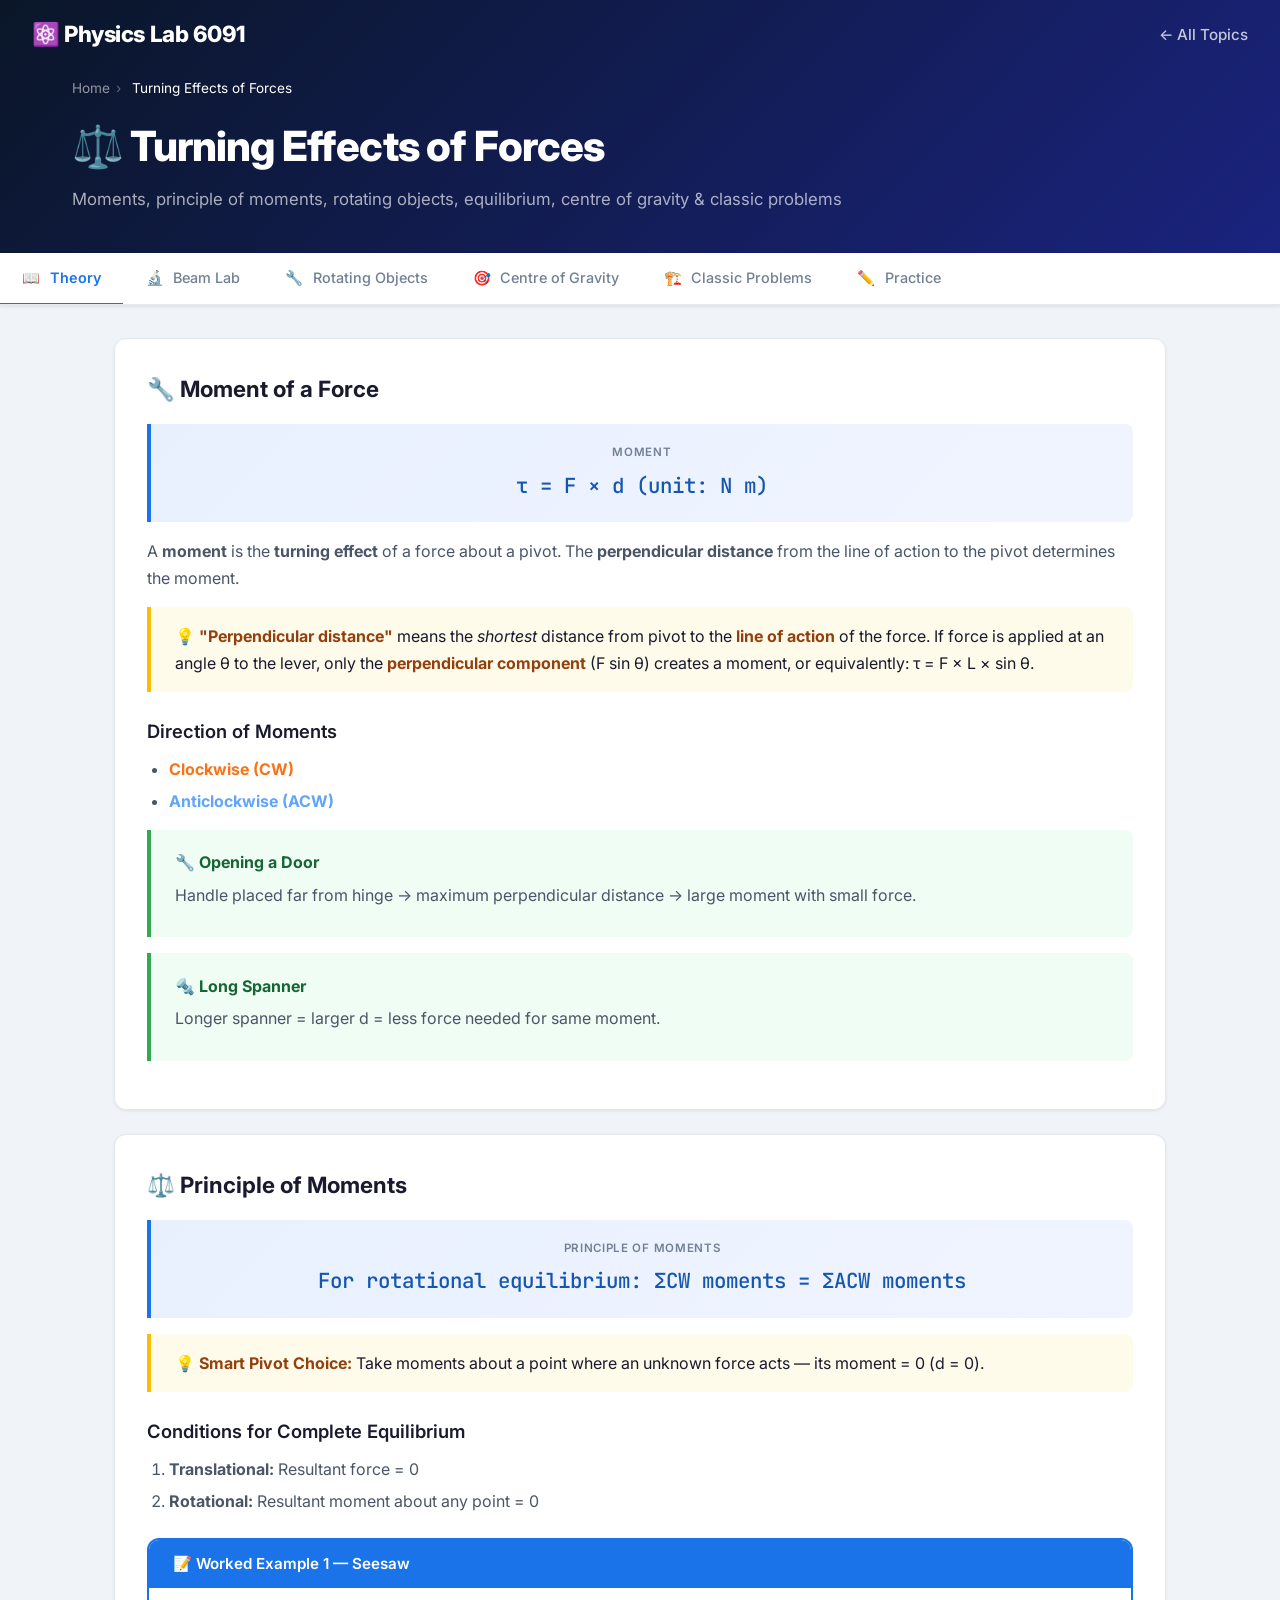
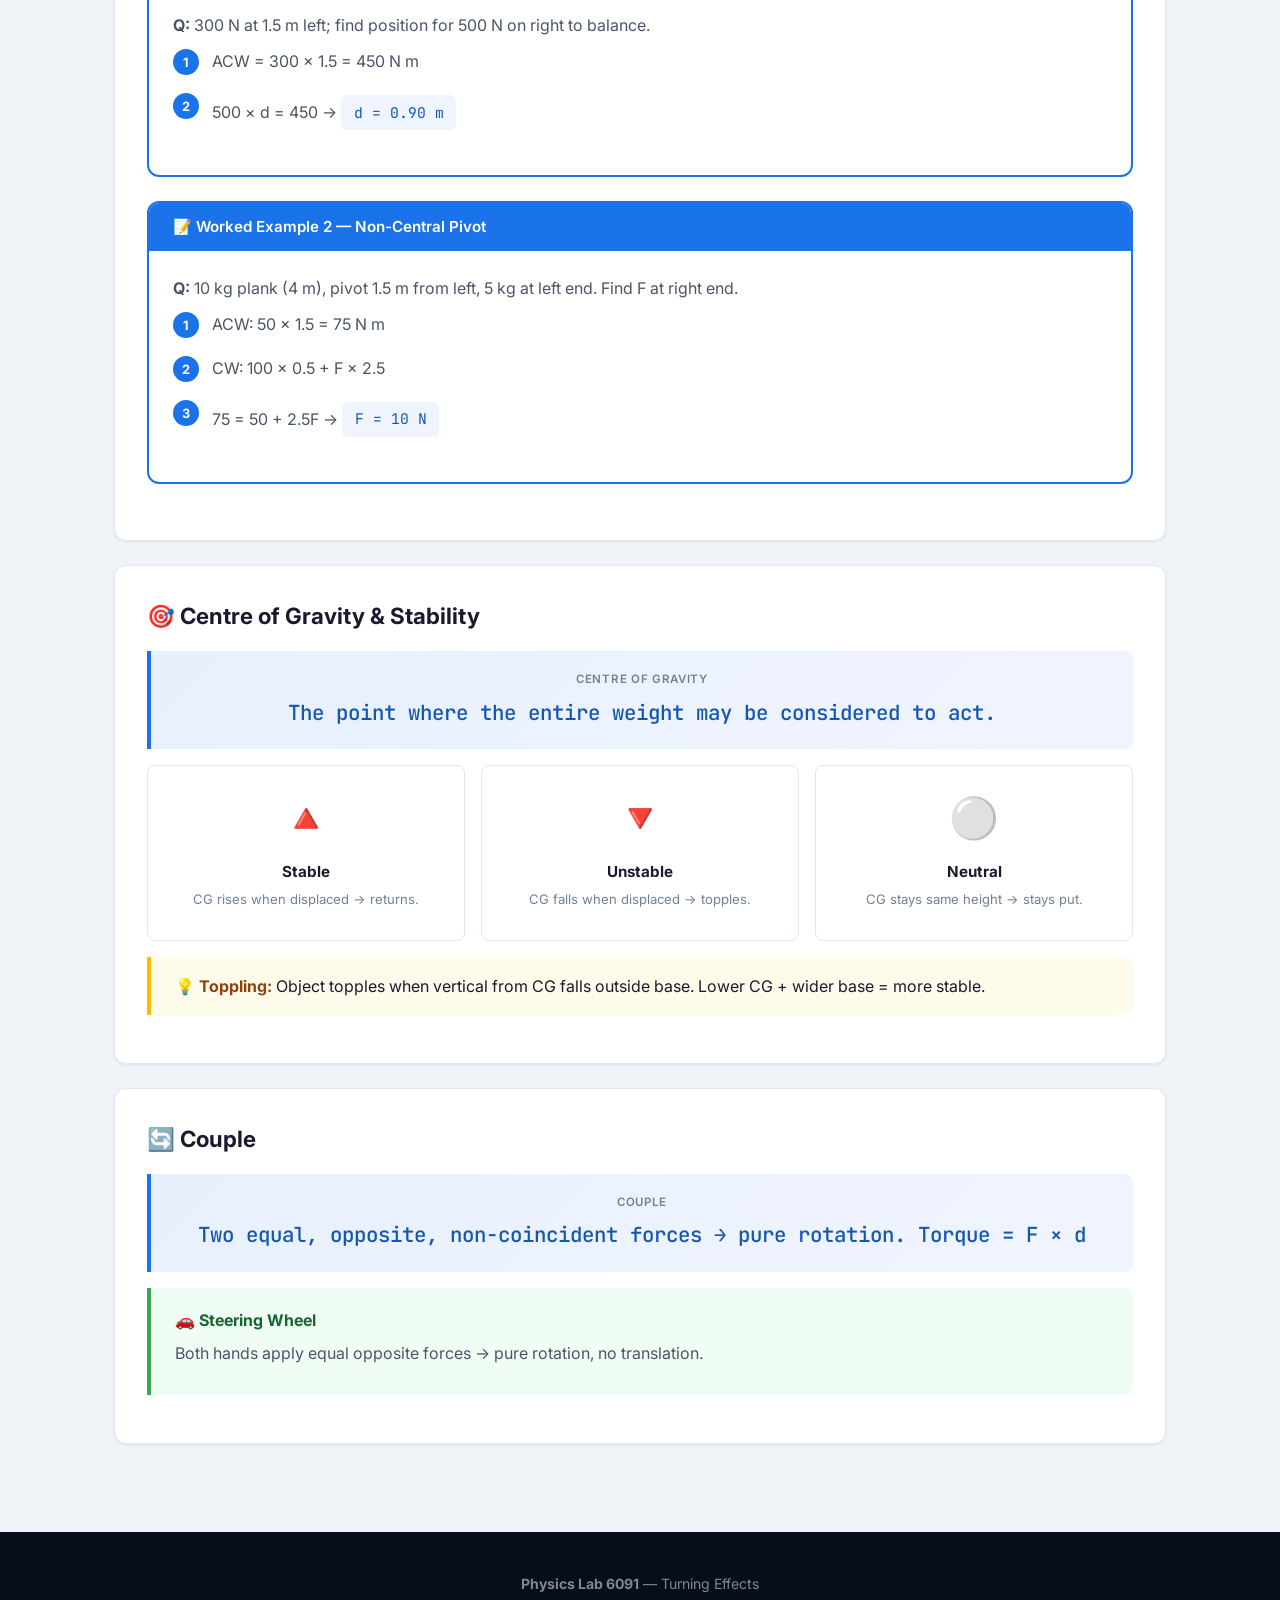
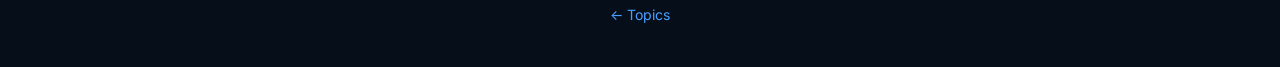
<file: topics/turning-effects.html>
<!DOCTYPE html>
<html lang="en">
<head>
    <meta charset="UTF-8">
    <meta name="viewport" content="width=device-width, initial-scale=1.0">
    <title>Turning Effects of Forces | Physics Lab 6091</title>
    <link rel="stylesheet" href="../css/styles.css">
    <link href="https://fonts.googleapis.com/css2?family=Inter:wght@300;400;500;600;700;800&family=JetBrains+Mono:wght@400;500&display=swap" rel="stylesheet">
    <style>
        .sim-container canvas { aspect-ratio: 2; }
        .beam-canvas    { aspect-ratio: 5/3 !important; }
        .cog-canvas     { aspect-ratio: 4/3 !important; }
        .variant-canvas { aspect-ratio: 5/3 !important; }
        .rotate-canvas  { aspect-ratio: 4/3 !important; }
        .weight-badge {
            display:inline-flex; align-items:center; gap:.3rem;
            background:rgba(255,255,255,.08); border:2px solid rgba(255,255,255,.15);
            padding:.3rem .7rem; border-radius:6px; margin:.2rem;
            color:rgba(255,255,255,.8); font-size:.85rem; font-family:var(--font-mono);
            cursor:pointer; transition:all .2s;
        }
        .weight-badge:hover { border-color:rgba(255,255,255,.4); }
        .weight-badge.selected { border-color:#60a5fa; background:rgba(96,165,250,.15); }
        .weight-badge .remove-btn { cursor:pointer; color:#ef4444; margin-left:.3rem; font-weight:700; border:none; background:none; font-size:.9rem; padding:0 2px; }
        .moment-color-cw  { color:#f97316; }
        .moment-color-acw { color:#60a5fa; }
        .variant-cards { display:grid; grid-template-columns:repeat(auto-fill,minmax(180px,1fr)); gap:.7rem; margin:1rem 0; }
        .variant-card { padding:.8rem; background:rgba(255,255,255,.05); border:2px solid rgba(255,255,255,.1); border-radius:8px; cursor:pointer; transition:all .2s; text-align:center; color:rgba(255,255,255,.7); font-size:.82rem; }
        .variant-card:hover, .variant-card.active { border-color:var(--secondary-light); background:rgba(52,168,83,.1); color:#fff; }
        .variant-card .vc-icon { font-size:1.8rem; margin-bottom:.3rem; }
        .stability-grid { display:grid; grid-template-columns:repeat(3,1fr); gap:1rem; margin:1rem 0; }
        .stability-card { background:#fff; border:1px solid var(--border); border-radius:var(--radius-sm); padding:1.2rem; text-align:center; }
        .stability-card h4 { font-size:.95rem; margin:.5rem 0 .3rem; }
        .stability-card p  { font-size:.82rem; color:var(--text-light); }
        .stability-card .stab-icon { font-size:2.5rem; }
        .rotate-scenarios { display:grid; grid-template-columns:repeat(auto-fill,minmax(170px,1fr)); gap:.7rem; margin:1rem 0; }
        .rotate-scenario { padding:.7rem; background:rgba(255,255,255,.05); border:2px solid rgba(255,255,255,.1); border-radius:8px; cursor:pointer; transition:all .2s; text-align:center; color:rgba(255,255,255,.7); font-size:.8rem; }
        .rotate-scenario:hover, .rotate-scenario.active { border-color:#f97316; background:rgba(249,115,22,.1); color:#fff; }
        .rotate-scenario .rs-icon { font-size:1.8rem; margin-bottom:.2rem; }
        .calc-display { background:rgba(0,0,0,.3); border-radius:8px; padding:1rem; margin-top:1rem; font-family:var(--font-mono); font-size:.88rem; color:rgba(255,255,255,.85); line-height:1.8; }
        .calc-display .calc-label { color:var(--primary-light); font-weight:600; }
        .calc-display .calc-val { color:#34d399; }
        .highlight-row { background:rgba(74,158,255,.15); padding:.2rem .5rem; border-radius:4px; display:inline-block; margin:.1rem 0; }
    </style>
</head>
<body>

<header class="topic-header">
    <nav class="navbar">
        <a href="../index.html" class="logo" style="text-decoration:none">⚛️ Physics Lab 6091</a>
        <div class="nav-links"><a href="../index.html">← All Topics</a></div>
    </nav>
    <div class="topic-hero">
        <div class="breadcrumb"><a href="../index.html">Home</a><span>›</span> Turning Effects of Forces</div>
        <h1>⚖️ Turning Effects of Forces</h1>
        <p>Moments, principle of moments, rotating objects, equilibrium, centre of gravity &amp; classic problems</p>
    </div>
</header>

<div class="tab-nav" id="tabNav">
    <button class="tab-btn active" data-tab="theory"><span class="tab-emoji">📖</span> Theory</button>
    <button class="tab-btn" data-tab="beam-lab"><span class="tab-emoji">🔬</span> Beam Lab</button>
    <button class="tab-btn" data-tab="rotate"><span class="tab-emoji">🔧</span> Rotating Objects</button>
    <button class="tab-btn" data-tab="cog"><span class="tab-emoji">🎯</span> Centre of Gravity</button>
    <button class="tab-btn" data-tab="variants"><span class="tab-emoji">🏗️</span> Classic Problems</button>
    <button class="tab-btn" data-tab="quiz"><span class="tab-emoji">✏️</span> Practice</button>
</div>

<!-- ===== TAB: THEORY ===== -->
<div class="tab-content active" id="tab-theory">
    <div class="content-card">
        <h2>🔧 Moment of a Force</h2>
        <div class="formula-box"><span class="formula-label">Moment</span><span class="formula">τ = F × d (unit: N m)</span></div>
        <p>A <strong>moment</strong> is the <strong>turning effect</strong> of a force about a pivot. The <strong>perpendicular distance</strong> from the line of action to the pivot determines the moment.</p>
        <div class="key-concept"><strong>💡 "Perpendicular distance"</strong> means the <em>shortest</em> distance from pivot to the <strong>line of action</strong> of the force. If force is applied at an angle θ to the lever, only the <strong>perpendicular component</strong> (F sin θ) creates a moment, or equivalently: τ = F × L × sin θ.</div>
        <h3>Direction of Moments</h3>
        <ul>
            <li><strong style="color:#f97316">Clockwise (CW)</strong></li>
            <li><strong style="color:#60a5fa">Anticlockwise (ACW)</strong></li>
        </ul>
        <div class="example-box"><h4>🔧 Opening a Door</h4><p>Handle placed far from hinge → maximum perpendicular distance → large moment with small force.</p></div>
        <div class="example-box"><h4>🔩 Long Spanner</h4><p>Longer spanner = larger d = less force needed for same moment.</p></div>
    </div>
    <div class="content-card">
        <h2>⚖️ Principle of Moments</h2>
        <div class="formula-box"><span class="formula-label">Principle of Moments</span><span class="formula">For rotational equilibrium: ΣCW moments = ΣACW moments</span></div>
        <div class="key-concept"><strong>💡 Smart Pivot Choice:</strong> Take moments about a point where an unknown force acts — its moment = 0 (d = 0).</div>
        <h3>Conditions for Complete Equilibrium</h3>
        <ol><li><strong>Translational:</strong> Resultant force = 0</li><li><strong>Rotational:</strong> Resultant moment about any point = 0</li></ol>
        <div class="worked-example"><div class="worked-example-header">📝 Worked Example 1 — Seesaw</div><div class="worked-example-body"><p><strong>Q:</strong> 300 N at 1.5 m left; find position for 500 N on right to balance.</p><div class="step"><div class="step-number">1</div><div class="step-content"><p>ACW = 300 × 1.5 = 450 N m</p></div></div><div class="step"><div class="step-number">2</div><div class="step-content"><p>500 × d = 450 → <span class="math">d = 0.90 m</span></p></div></div></div></div>
        <div class="worked-example"><div class="worked-example-header">📝 Worked Example 2 — Non-Central Pivot</div><div class="worked-example-body"><p><strong>Q:</strong> 10 kg plank (4 m), pivot 1.5 m from left, 5 kg at left end. Find F at right end.</p><div class="step"><div class="step-number">1</div><div class="step-content"><p>ACW: 50 × 1.5 = 75 N m</p></div></div><div class="step"><div class="step-number">2</div><div class="step-content"><p>CW: 100 × 0.5 + F × 2.5</p></div></div><div class="step"><div class="step-number">3</div><div class="step-content"><p>75 = 50 + 2.5F → <span class="math">F = 10 N</span></p></div></div></div></div>
    </div>
    <div class="content-card">
        <h2>🎯 Centre of Gravity &amp; Stability</h2>
        <div class="formula-box"><span class="formula-label">Centre of Gravity</span><span class="formula">The point where the entire weight may be considered to act.</span></div>
        <div class="stability-grid">
            <div class="stability-card"><div class="stab-icon">🔺</div><h4>Stable</h4><p>CG rises when displaced → returns.</p></div>
            <div class="stability-card"><div class="stab-icon">🔻</div><h4>Unstable</h4><p>CG falls when displaced → topples.</p></div>
            <div class="stability-card"><div class="stab-icon">⚪</div><h4>Neutral</h4><p>CG stays same height → stays put.</p></div>
        </div>
        <div class="key-concept"><strong>💡 Toppling:</strong> Object topples when vertical from CG falls outside base. Lower CG + wider base = more stable.</div>
    </div>
    <div class="content-card">
        <h2>🔄 Couple</h2>
        <div class="formula-box"><span class="formula-label">Couple</span><span class="formula">Two equal, opposite, non-coincident forces → pure rotation. Torque = F × d</span></div>
        <div class="example-box"><h4>🚗 Steering Wheel</h4><p>Both hands apply equal opposite forces → pure rotation, no translation.</p></div>
    </div>
</div>

<!-- ===== TAB: BEAM LAB ===== -->
<div class="tab-content" id="tab-beam-lab">
    <div class="content-card">
        <h2>🔬 Interactive Beam Lab</h2>
        <p>Add weights, position them, and watch the beam tilt. Achieve equilibrium when CW = ACW!</p>
        <p style="color:var(--primary);font-size:.9rem">🖱️ Click a weight badge to select, then use position slider.</p>
    </div>
    <div class="sim-container">
        <canvas id="beamCanvas" width="800" height="500" class="beam-canvas"></canvas>
        <div class="sim-controls" style="flex-wrap:wrap">
            <div class="sim-control-group"><label>Beam mass: <span id="beamMassVal" class="value-display">0 kg</span></label><input type="range" id="beamMass" min="0" max="10" value="0" step="0.5"></div>
            <div class="sim-control-group"><label>Pivot: <span id="pivotPosVal" class="value-display">2.0 m</span></label><input type="range" id="pivotPos" min="0.5" max="3.5" value="2" step="0.1"></div>
        </div>
        <div style="margin-top:1rem"><span style="color:rgba(255,255,255,.5);font-size:.82rem;">Weights:</span><div id="weightBadges" style="margin-top:.4rem;min-height:36px"></div></div>
        <div class="sim-controls" style="margin-top:.8rem;flex-wrap:wrap">
            <div class="sim-control-group" id="selWeightGroup" style="display:none;min-width:250px"><label>Selected: <span id="selWeightLabel" class="value-display" style="color:#60a5fa">—</span></label><label>Position: <span id="selPosVal" class="value-display">0.00 m</span></label><input type="range" id="selPos" min="0" max="4" value="0" step="0.05"></div>
            <div class="sim-control-group"><label>Add:</label><div style="display:flex;gap:.4rem;align-items:center"><input type="number" id="newWeightVal" class="sim-input" value="50" min="10" max="500" step="10" style="width:70px"><span style="color:rgba(255,255,255,.5);font-size:.82rem">N</span><button class="sim-btn sim-btn-play" id="addWeightBtn">+ Add</button></div></div>
            <button class="sim-btn sim-btn-reset" id="beamClear">↺ Clear</button>
        </div>
        <div class="calc-display" id="beamCalc"></div>
    </div>
</div>

<!-- ============================================================
     TAB: ROTATING OBJECTS — FORCE AT AN ANGLE (correct directions)
     ============================================================ -->
<div class="tab-content" id="tab-rotate">
    <div class="content-card">
        <h2>🔧 Force at an Angle — Perpendicular Distance</h2>
        <p>This is one of the <strong>most commonly misunderstood concepts</strong> in O-Level Physics. When a force acts at an angle to a lever, only the <strong>perpendicular component</strong> creates a moment — or equivalently, we use the <strong>perpendicular distance</strong> from the pivot to the <strong>line of action</strong> of the force.</p>

        <div class="formula-box">
            <span class="formula-label">Moment with Force at Angle θ</span>
            <span class="formula">τ = F × d⊥ = F × L × sin θ</span>
        </div>

        <div class="key-concept">
            <strong>💡 Two equivalent methods to find the moment:</strong><br><br>
            <strong>Method 1 — Use perpendicular distance:</strong><br>
            Extend the <strong>line of action</strong> of F. Drop a perpendicular from the pivot to this line. This distance is d⊥ = L sin θ.<br>
            τ = F × d⊥<br><br>
            <strong>Method 2 — Use perpendicular component of force:</strong><br>
            Resolve F into components: F⊥ = F sin θ (perpendicular to lever) and F∥ = F cos θ (along lever).<br>
            τ = F⊥ × L = (F sin θ) × L<br><br>
            <strong>Both give the same answer!</strong> τ = F × L × sin θ
        </div>

        <div class="warning-box">
            <strong>⚠️ Common Exam Mistake:</strong> Students often multiply F × L without considering the angle. If F is not perpendicular to the lever, you <strong>must</strong> include sin θ. When θ = 90°, sin θ = 1 and the formula simplifies to τ = F × L.
        </div>
    </div>

    <!-- MAIN SIMULATION -->
    <div class="sim-container">
        <div class="rotate-scenarios" id="rotateScenarios">
            <div class="rotate-scenario active" data-scenario="lever">
                <div class="rs-icon">📐</div>
                Force on Lever<br>(Perp. distance)
            </div>
            <div class="rotate-scenario" data-scenario="spanner">
                <div class="rs-icon">🔧</div>
                Spanner on Bolt
            </div>
            <div class="rotate-scenario" data-scenario="trapdoor">
                <div class="rs-icon">🪟</div>
                Rope on Trapdoor
            </div>
            <div class="rotate-scenario" data-scenario="steering">
                <div class="rs-icon">🚗</div>
                Steering (Couple)
            </div>
            <div class="rotate-scenario" data-scenario="propeller">
                <div class="rs-icon">✈️</div>
                Propeller
            </div>
        </div>

        <canvas id="rotateCanvas" width="800" height="600" class="rotate-canvas"></canvas>

        <div class="sim-controls" id="rotateControls">
            <div class="sim-control-group">
                <label>Force F: <span id="rotForceVal" class="value-display">40 N</span></label>
                <input type="range" id="rotForce" min="5" max="100" value="40" step="1">
            </div>
            <div class="sim-control-group" id="rotAngleGroup">
                <label>Angle θ: <span id="rotAngleVal" class="value-display">60°</span></label>
                <input type="range" id="rotAngle" min="0" max="180" value="60" step="1">
            </div>
            <div class="sim-control-group" id="rotLengthGroup">
                <label>Lever length L: <span id="rotLenVal" class="value-display">0.40 m</span></label>
                <input type="range" id="rotLen" min="0.10" max="0.60" value="0.40" step="0.02">
            </div>
            <div class="sim-control-group">
                <label>
                    <input type="checkbox" id="rotShowComponents" checked style="accent-color:var(--primary-light)">
                    Show force components
                </label>
            </div>
            <div class="sim-control-group">
                <label>
                    <input type="checkbox" id="rotShowPerpDist" checked style="accent-color:#22c55e">
                    Show perpendicular distance
                </label>
            </div>
            <button class="sim-btn sim-btn-play" id="rotAnimate">▶ Animate Rotation</button>
            <button class="sim-btn sim-btn-reset" id="rotStop">⏸ Stop</button>
        </div>

        <div class="calc-display" id="rotateCalc"></div>
    </div>

    <!-- COMPARISON TABLE -->
    <div class="content-card" style="margin-top:1.5rem">
        <h3>📊 How Angle Affects Moment</h3>
        <p>This table shows how the moment changes as the angle varies — notice how sin θ peaks at 90°.</p>
        <div class="table-wrap">
              <table>
                <thead> <tr><th>θ</th><th>sin θ</th><th>d⊥ = L sin θ</th><th>Moment = F × d⊥</th><th>Effectiveness</th></tr> </thead>
                <tbody id="angleTableBody"></tbody>
              </table>
        </div>
    </div>

    <!-- WORKED EXAMPLES -->
    <div class="content-card" style="margin-top:1rem">
        <div class="worked-example">
            <div class="worked-example-header">📝 Worked Example — Force at an Angle on a Spanner</div>
            <div class="worked-example-body">
                <p><strong>Q:</strong> A force of 60 N is applied at 30° to the end of a 0.25 m spanner. Calculate the moment about the bolt.</p>
                <div class="step"><div class="step-number">1</div><div class="step-content"><p>Identify: F = 60 N, L = 0.25 m, θ = 30°</p></div></div>
                <div class="step"><div class="step-number">2</div><div class="step-content"><p><strong>Method 1 (perpendicular distance):</strong></p><span class="math">d⊥ = L sin θ = 0.25 × sin 30° = 0.25 × 0.5 = 0.125 m</span><br><span class="math">τ = F × d⊥ = 60 × 0.125 = 7.5 N m</span></div></div>
                <div class="step"><div class="step-number">3</div><div class="step-content"><p><strong>Method 2 (perpendicular component):</strong></p><span class="math">F⊥ = F sin θ = 60 × sin 30° = 60 × 0.5 = 30 N</span><br><span class="math">τ = F⊥ × L = 30 × 0.25 = 7.5 N m ✓ Same answer!</span></div></div>
            </div>
        </div>

        <div class="worked-example">
            <div class="worked-example-header">📝 Worked Example — Rope on a Trapdoor</div>
            <div class="worked-example-body">
                <p><strong>Q:</strong> A rope is attached to the end of a 1.2 m trapdoor, pulling with 80 N at 45° to the door. Find the moment about the hinge.</p>
                <div class="step"><div class="step-number">1</div><div class="step-content"><span class="math">τ = F × L × sin θ = 80 × 1.2 × sin 45°</span><br><span class="math">= 80 × 1.2 × 0.707 = 67.9 N m</span></div></div>
                <div class="step"><div class="step-number">2</div><div class="step-content"><p><strong>Compare:</strong> If the rope pulled at 90°, τ = 80 × 1.2 × 1 = 96 N m — that's <strong>41% more effective!</strong></p></div></div>
            </div>
        </div>
    </div>
</div>
    
<!-- ===== TAB: CENTRE OF GRAVITY ===== -->
<div class="tab-content" id="tab-cog">
    <div class="content-card">
        <h2>🎯 Centre of Gravity &amp; Stability Explorer</h2>
        <p>Tilt a block and see when it topples! Adjust width, height, and CG position.</p>
    </div>
    <div class="sim-container">
        <canvas id="cogCanvas" width="800" height="500" class="cog-canvas"></canvas>
        <div class="sim-controls">
            <div class="sim-control-group"><label>Width: <span id="cogWidthVal" class="value-display">100</span></label><input type="range" id="cogWidth" min="40" max="200" value="100" step="5"></div>
            <div class="sim-control-group"><label>Height: <span id="cogHeightVal" class="value-display">160</span></label><input type="range" id="cogHeight" min="60" max="300" value="160" step="5"></div>
            <div class="sim-control-group"><label>CG height: <span id="cogCGVal" class="value-display">50%</span></label><input type="range" id="cogCG" min="10" max="90" value="50" step="1"></div>
            <div class="sim-control-group"><label>Tilt: <span id="cogTiltVal" class="value-display">0°</span></label><input type="range" id="cogTilt" min="0" max="60" value="0" step="1"></div>
        </div>
        <div class="calc-display" id="cogCalc"></div>
    </div>
</div>

<!-- ===== TAB: CLASSIC PROBLEMS ===== -->
<div class="tab-content" id="tab-variants">
    <div class="content-card"><h2>🏗️ Classic Moment Problems</h2><p>Adjustable parameters and full solutions.</p></div>
    <div class="sim-container">
        <div class="variant-cards" id="variantCards">
            <div class="variant-card active" data-variant="cantilever"><div class="vc-icon">🏗️</div>Cantilever</div>
            <div class="variant-card" data-variant="twosupports"><div class="vc-icon">🌉</div>Two Supports</div>
            <div class="variant-card" data-variant="ladder"><div class="vc-icon">🪜</div>Ladder</div>
        </div>
        <canvas id="variantCanvas" width="800" height="480" class="variant-canvas"></canvas>
        <div class="sim-controls" id="variantControls">
            <div class="sim-control-group"><label><span id="vc1Label">Length:</span> <span id="vc1Val" class="value-display">3 m</span></label><input type="range" id="vc1" min="1" max="8" value="3" step="0.5"></div>
            <div class="sim-control-group"><label><span id="vc2Label">Load:</span> <span id="vc2Val" class="value-display">200 N</span></label><input type="range" id="vc2" min="50" max="1000" value="200" step="10"></div>
            <div class="sim-control-group"><label><span id="vc3Label">Beam wt:</span> <span id="vc3Val" class="value-display">100 N</span></label><input type="range" id="vc3" min="0" max="500" value="100" step="10"></div>
            <div class="sim-control-group" id="vc4Group" style="display:none"><label><span id="vc4Label">Position:</span> <span id="vc4Val" class="value-display">1.5 m</span></label><input type="range" id="vc4" min="0.5" max="5" value="1.5" step="0.1"></div>
        </div>
        <div class="calc-display" id="variantCalc"></div>
    </div>
</div>

<!-- ===== TAB: QUIZ ===== -->
<div class="tab-content" id="tab-quiz">
    <div class="content-card"><h2>✏️ Practice Questions</h2><p>10 questions — click Check for feedback.</p></div>
    <div class="quiz-container" id="quizContainer">
        <div class="quiz-question" id="q1"><h4><span class="question-number">1</span> SI unit of moment?</h4><div class="quiz-options"><label class="quiz-option"><input type="radio" name="q1" value="a"> A. N</label><label class="quiz-option"><input type="radio" name="q1" value="b"> B. N m</label><label class="quiz-option"><input type="radio" name="q1" value="c"> C. J</label><label class="quiz-option"><input type="radio" name="q1" value="d"> D. Pa</label></div><button class="check-btn" onclick="checkAnswer('q1','b')">Check</button><div class="quiz-feedback" id="q1-feedback"></div></div>
        <div class="quiz-question" id="q2"><h4><span class="question-number">2</span> 40 N at end of 0.5 m spanner. Moment?</h4><div class="quiz-options"><label class="quiz-option"><input type="radio" name="q2" value="a"> A. 10 Nm</label><label class="quiz-option"><input type="radio" name="q2" value="b"> B. 20 Nm</label><label class="quiz-option"><input type="radio" name="q2" value="c"> C. 80 Nm</label><label class="quiz-option"><input type="radio" name="q2" value="d"> D. 40.5 Nm</label></div><button class="check-btn" onclick="checkAnswer('q2','b')">Check</button><div class="quiz-feedback" id="q2-feedback"></div></div>
        <div class="quiz-question" id="q3"><h4><span class="question-number">3</span> Metre rule (1.2 N) balances at 35 cm with W at 5 cm. Find W.</h4><div class="quiz-options"><label class="quiz-option"><input type="radio" name="q3" value="a"> A. 0.4 N</label><label class="quiz-option"><input type="radio" name="q3" value="b"> B. 0.5 N</label><label class="quiz-option"><input type="radio" name="q3" value="c"> C. 0.6 N</label><label class="quiz-option"><input type="radio" name="q3" value="d"> D. 1.2 N</label></div><button class="check-btn" onclick="checkAnswer('q3','c')">Check</button><div class="quiz-feedback" id="q3-feedback"></div></div>
        <div class="quiz-question" id="q4"><h4><span class="question-number">4</span> For equilibrium, which is correct?</h4><div class="quiz-options"><label class="quiz-option"><input type="radio" name="q4" value="a"> A. Only ΣF=0</label><label class="quiz-option"><input type="radio" name="q4" value="b"> B. Only Στ=0</label><label class="quiz-option"><input type="radio" name="q4" value="c"> C. Both ΣF=0 and Στ=0</label><label class="quiz-option"><input type="radio" name="q4" value="d"> D. Body must not move</label></div><button class="check-btn" onclick="checkAnswer('q4','c')">Check</button><div class="quiz-feedback" id="q4-feedback"></div></div>
        <div class="quiz-question" id="q5"><h4><span class="question-number">5</span> Why open door at handle not hinge?</h4><div class="quiz-options"><label class="quiz-option"><input type="radio" name="q5" value="a"> A. Force is larger</label><label class="quiz-option"><input type="radio" name="q5" value="b"> B. Larger perp. distance → larger moment</label><label class="quiz-option"><input type="radio" name="q5" value="c"> C. Less friction</label><label class="quiz-option"><input type="radio" name="q5" value="d"> D. Door is lighter</label></div><button class="check-btn" onclick="checkAnswer('q5','b')">Check</button><div class="quiz-feedback" id="q5-feedback"></div></div>
        <div class="quiz-question" id="q6"><h4><span class="question-number">6</span> 80 N plank on two supports. 200 N at ¼ from left. Left reaction?</h4><div class="quiz-options"><label class="quiz-option"><input type="radio" name="q6" value="a"> A. 140 N</label><label class="quiz-option"><input type="radio" name="q6" value="b"> B. 190 N</label><label class="quiz-option"><input type="radio" name="q6" value="c"> C. 40 N</label><label class="quiz-option"><input type="radio" name="q6" value="d"> D. 280 N</label></div><button class="check-btn" onclick="checkAnswer('q6','b')">Check</button><div class="quiz-feedback" id="q6-feedback"></div></div>
        <div class="quiz-question" id="q7"><h4><span class="question-number">7</span> Centre of gravity is:</h4><div class="quiz-options"><label class="quiz-option"><input type="radio" name="q7" value="a"> A. Geometric centre</label><label class="quiz-option"><input type="radio" name="q7" value="b"> B. Heaviest part</label><label class="quiz-option"><input type="radio" name="q7" value="c"> C. Point where entire weight acts</label><label class="quiz-option"><input type="radio" name="q7" value="d"> D. Lowest point</label></div><button class="check-btn" onclick="checkAnswer('q7','c')">Check</button><div class="quiz-feedback" id="q7-feedback"></div></div>
        <div class="quiz-question" id="q8"><h4><span class="question-number">8</span> Stable equilibrium — CG when tilted:</h4><div class="quiz-options"><label class="quiz-option"><input type="radio" name="q8" value="a"> A. Falls → topples</label><label class="quiz-option"><input type="radio" name="q8" value="b"> B. Rises → returns</label><label class="quiz-option"><input type="radio" name="q8" value="c"> C. Same height → stays</label><label class="quiz-option"><input type="radio" name="q8" value="d"> D. Moves horizontally</label></div><button class="check-btn" onclick="checkAnswer('q8','b')">Check</button><div class="quiz-feedback" id="q8-feedback"></div></div>
        <div class="quiz-question" id="q9"><h4><span class="question-number">9</span> Couple: two 15 N forces, 0.4 m apart. Torque?</h4><div class="quiz-options"><label class="quiz-option"><input type="radio" name="q9" value="a"> A. 3 Nm</label><label class="quiz-option"><input type="radio" name="q9" value="b"> B. 6 Nm</label><label class="quiz-option"><input type="radio" name="q9" value="c"> C. 12 Nm</label><label class="quiz-option"><input type="radio" name="q9" value="d"> D. 30 Nm</label></div><button class="check-btn" onclick="checkAnswer('q9','b')">Check</button><div class="quiz-feedback" id="q9-feedback"></div></div>
        <div class="quiz-question" id="q10"><h4><span class="question-number">10</span> A 50 N force at 30° to a 0.4 m spanner. What is the moment?</h4><div class="quiz-options"><label class="quiz-option"><input type="radio" name="q10" value="a"> A. 10 Nm</label><label class="quiz-option"><input type="radio" name="q10" value="b"> B. 17.3 Nm</label><label class="quiz-option"><input type="radio" name="q10" value="c"> C. 20 Nm</label><label class="quiz-option"><input type="radio" name="q10" value="d"> D. 5 Nm</label></div><button class="check-btn" onclick="checkAnswer('q10','a')">Check</button><div class="quiz-feedback" id="q10-feedback"></div></div>
    </div>
    <div class="quiz-score" id="quizScore" style="display:none"><div class="score-number" id="scoreNum">0/10</div><p style="margin-top:.5rem;color:var(--text-secondary)" id="scoreMsg"></p><button class="btn btn-primary" style="margin-top:1rem" onclick="resetQuiz()">Try Again</button></div>
</div>

<footer><p><strong>Physics Lab 6091</strong> — Turning Effects</p><p style="margin-top:.5rem"><a href="../index.html">← Topics</a></p></footer>
<a href="#" class="back-to-top" id="btt">↑</a>

<script>
var G=10,PI=Math.PI;
function roundedRect(c,x,y,w,h,r){if(w<2*r)r=w/2;if(h<2*r)r=h/2;c.beginPath();c.moveTo(x+r,y);c.arcTo(x+w,y,x+w,y+h,r);c.arcTo(x+w,y+h,x,y+h,r);c.arcTo(x,y+h,x,y,r);c.arcTo(x,y,x+w,y,r);c.closePath();}
function drawArrow(c,x1,y1,x2,y2,col,lw){lw=lw||3;var dx=x2-x1,dy=y2-y1,ln=Math.sqrt(dx*dx+dy*dy);if(ln<2)return;var a=Math.atan2(dy,dx),hl=Math.min(14,ln*.35);c.save();c.strokeStyle=col;c.fillStyle=col;c.lineWidth=lw;c.lineCap='round';c.lineJoin='round';c.beginPath();c.moveTo(x1,y1);c.lineTo(x2,y2);c.stroke();c.beginPath();c.moveTo(x2,y2);c.lineTo(x2-hl*Math.cos(a-.45),y2-hl*Math.sin(a-.45));c.lineTo(x2-hl*Math.cos(a+.45),y2-hl*Math.sin(a+.45));c.closePath();c.fill();c.restore();}
function drawLabel(c,t,x,y,col,al,sz){c.save();c.font='600 '+(sz||13)+'px Inter,sans-serif';c.fillStyle=col;c.textAlign=al||'center';c.textBaseline='middle';c.fillText(t,x,y);c.restore();}
function clearCanvas(c,cv){var g=c.createLinearGradient(0,0,0,cv.height);g.addColorStop(0,'#0f172a');g.addColorStop(1,'#1e293b');c.fillStyle=g;c.fillRect(0,0,cv.width,cv.height);}

// TABS
document.querySelectorAll('.tab-btn').forEach(function(b){b.addEventListener('click',function(){document.querySelectorAll('.tab-btn').forEach(function(t){t.classList.remove('active')});document.querySelectorAll('.tab-content').forEach(function(t){t.classList.remove('active')});b.classList.add('active');document.getElementById('tab-'+b.dataset.tab).classList.add('active');if(b.dataset.tab==='beam-lab')beamDraw();if(b.dataset.tab==='rotate')rotateDraw();if(b.dataset.tab==='cog')cogDraw();if(b.dataset.tab==='variants')variantDraw();});});
var bttBtn=document.getElementById('btt');window.addEventListener('scroll',function(){bttBtn.classList.toggle('visible',window.scrollY>400)});

// ============================================================
// BEAM LAB (same as before)
// ============================================================
(function(){var canvas=document.getElementById('beamCanvas'),ctx=canvas.getContext('2d'),calcDiv=document.getElementById('beamCalc'),badgesDiv=document.getElementById('weightBadges');var BL=4,bm=0,pp=2,wts=[{w:100,pos:0.8,color:'#ef4444',id:0},{w:150,pos:3.2,color:'#60a5fa',id:1}],nid=2,si=0;var BLF=80,BRT=720,BY=250;function ppm(){return(BRT-BLF)/BL;}function ptx(p){return BLF+p*ppm();}var COL=['#ef4444','#60a5fa','#22c55e','#a855f7','#f97316','#ec4899','#14b8a6','#eab308'];
function rb(){var h='';for(var i=0;i<wts.length;i++){var w=wts[i],c=i===si?'weight-badge selected':'weight-badge';h+='<span class="'+c+'" data-idx="'+i+'"><span style="display:inline-block;width:10px;height:10px;border-radius:50%;background:'+w.color+'"></span> '+w.w+'N@'+w.pos.toFixed(2)+'m <button class="remove-btn" data-rm="'+i+'">✕</button></span>';}badgesDiv.innerHTML=h;badgesDiv.querySelectorAll('.weight-badge').forEach(function(b,j){b.addEventListener('click',function(e){if(e.target.dataset.rm!==undefined)return;si=j;usu();rb();beamDraw();});});badgesDiv.querySelectorAll('.remove-btn').forEach(function(b){b.addEventListener('click',function(e){e.stopPropagation();wts.splice(parseInt(b.dataset.rm),1);if(si>=wts.length)si=Math.max(0,wts.length-1);usu();rb();beamDraw();});});}
function usu(){var g=document.getElementById('selWeightGroup');if(!wts.length||si<0||si>=wts.length){g.style.display='none';return;}g.style.display='';var w=wts[si];document.getElementById('selWeightLabel').textContent=w.w+' N';document.getElementById('selPosVal').textContent=w.pos.toFixed(2)+' m';var s=document.getElementById('selPos');s.max=BL;s.value=w.pos;}
document.getElementById('selPos').addEventListener('input',function(e){if(si<0||si>=wts.length)return;wts[si].pos=parseFloat(e.target.value);document.getElementById('selPosVal').textContent=wts[si].pos.toFixed(2)+' m';rb();beamDraw();});
document.getElementById('addWeightBtn').addEventListener('click',function(){var v=parseFloat(document.getElementById('newWeightVal').value)||50;wts.push({w:v,pos:BL/2,color:COL[nid%COL.length],id:nid++});si=wts.length-1;usu();rb();beamDraw();});
document.getElementById('beamClear').addEventListener('click',function(){wts=[];si=-1;nid=0;usu();rb();beamDraw();});
document.getElementById('beamMass').addEventListener('input',function(e){bm=parseFloat(e.target.value);document.getElementById('beamMassVal').textContent=bm+' kg';beamDraw();});
document.getElementById('pivotPos').addEventListener('input',function(e){pp=parseFloat(e.target.value);document.getElementById('pivotPosVal').textContent=pp.toFixed(1)+' m';beamDraw();});
canvas.addEventListener('click',function(e){var r=canvas.getBoundingClientRect(),mx=(e.clientX-r.left)*canvas.width/r.width,my=(e.clientY-r.top)*canvas.height/r.height,best=-1,bd=80;for(var i=0;i<wts.length;i++){var d=Math.sqrt(Math.pow(mx-ptx(wts[i].pos),2)+Math.pow(my-BY,2));if(d<bd){bd=d;best=i;}}if(best>=0){si=best;usu();rb();beamDraw();}});
window.beamDraw=function(){clearCanvas(ctx,canvas);var W=canvas.width,H=canvas.height,bw=bm*G,bc=BL/2,cw=0,acw=0,md=[];if(bw>0){var d=bc-pp,m=bw*Math.abs(d);if(d>0.001){cw+=m;md.push({l:'Beam:'+bw+'×'+Math.abs(d).toFixed(2),v:m,d:'CW'});}else if(d<-0.001){acw+=m;md.push({l:'Beam:'+bw+'×'+Math.abs(d).toFixed(2),v:m,d:'ACW'});}}for(var i=0;i<wts.length;i++){var w=wts[i],d=w.pos-pp,m=w.w*Math.abs(d);if(d>0.001){cw+=m;md.push({l:w.w+'N:'+w.w+'×'+Math.abs(d).toFixed(2),v:m,d:'CW',c:w.color});}else if(d<-0.001){acw+=m;md.push({l:w.w+'N:'+w.w+'×'+Math.abs(d).toFixed(2),v:m,d:'ACW',c:w.color});}}var net=cw-acw,bal=Math.abs(net)<0.5,td=Math.max(-18,Math.min(18,net*0.04)),tr=td*PI/180,px=ptx(pp),py=BY;
ctx.save();ctx.fillStyle='#94a3b8';ctx.beginPath();ctx.moveTo(px,py+10);ctx.lineTo(px-24,py+50);ctx.lineTo(px+24,py+50);ctx.closePath();ctx.fill();ctx.strokeStyle='#475569';ctx.lineWidth=2;ctx.beginPath();ctx.moveTo(30,py+50);ctx.lineTo(W-30,py+50);ctx.stroke();ctx.restore();
ctx.save();ctx.translate(px,py);ctx.rotate(tr);var bL=-(pp*ppm()),bR=(BL-pp)*ppm(),bH=18;ctx.fillStyle='#475569';ctx.strokeStyle='#94a3b8';ctx.lineWidth=2;roundedRect(ctx,bL,-bH/2,bR-bL,bH,4);ctx.fill();ctx.stroke();ctx.strokeStyle='rgba(255,255,255,.3)';ctx.lineWidth=1;ctx.font='500 10px Inter';ctx.fillStyle='rgba(255,255,255,.4)';ctx.textAlign='center';for(var m=0;m<=BL;m+=0.5){var tx=(m-pp)*ppm(),big=Math.abs(m-Math.round(m))<0.01;ctx.beginPath();ctx.moveTo(tx,bH/2);ctx.lineTo(tx,bH/2+(big?12:6));ctx.stroke();if(big)ctx.fillText(m+'m',tx,bH/2+24);}
if(bw>0){var bwx=(bc-pp)*ppm();drawArrow(ctx,bwx,bH/2+5,bwx,bH/2+45,'#94a3b8',2);drawLabel(ctx,'Wb='+bw+'N',bwx,bH/2+58,'#94a3b8','center',10);}
for(var i=0;i<wts.length;i++){var w=wts[i],wx=(w.pos-pp)*ppm(),sel=i===si;ctx.save();ctx.strokeStyle=w.color;ctx.lineWidth=2;ctx.beginPath();ctx.moveTo(wx,bH/2);ctx.lineTo(wx,bH/2+60);ctx.stroke();ctx.restore();ctx.save();ctx.fillStyle=w.color;ctx.globalAlpha=sel?1:.7;roundedRect(ctx,wx-25,bH/2+60,50,30,5);ctx.fill();if(sel){ctx.globalAlpha=1;ctx.strokeStyle='#fff';ctx.lineWidth=3;ctx.stroke();}ctx.globalAlpha=1;ctx.font='700 11px Inter';ctx.fillStyle='#fff';ctx.textAlign='center';ctx.textBaseline='middle';ctx.fillText(w.w+'N',wx,bH/2+75);ctx.restore();}
ctx.restore();drawLabel(ctx,'▲ Pivot',px,py+66,'#94a3b8','center',11);ctx.save();ctx.font='700 18px Inter';ctx.textAlign='center';if(bal){ctx.fillStyle='#22c55e';ctx.fillText('✓ BALANCED!',W/2,32);}else{ctx.fillStyle=net>0?'#f97316':'#60a5fa';ctx.fillText(net>0?'↻ Tilting CW':'↺ Tilting ACW',W/2,32);}ctx.restore();
var h='<span class="calc-label">Moments about pivot ('+pp.toFixed(1)+' m):</span><br><br>';var ad=md.filter(function(x){return x.d==='ACW';}),cd=md.filter(function(x){return x.d==='CW';});h+='<span class="moment-color-acw">↺ ACW:</span><br>';if(!ad.length)h+='&nbsp;(none)<br>';ad.forEach(function(d){h+='&nbsp;'+d.l+' = <span class="calc-val">'+d.v.toFixed(1)+' Nm</span><br>';});h+='&nbsp;<strong>Total='+acw.toFixed(1)+' Nm</strong><br><br>';h+='<span class="moment-color-cw">↻ CW:</span><br>';if(!cd.length)h+='&nbsp;(none)<br>';cd.forEach(function(d){h+='&nbsp;'+d.l+' = <span class="calc-val">'+d.v.toFixed(1)+' Nm</span><br>';});h+='&nbsp;<strong>Total='+cw.toFixed(1)+' Nm</strong><br><br>';h+=bal?'<span class="calc-val highlight-row">✓ Balanced!</span>':'<span class="highlight-row">Net='+net.toFixed(1)+' Nm ('+(net>0?'CW':'ACW')+')</span>';calcDiv.innerHTML=h;};rb();usu();beamDraw();})();

// ============================================================
// ROTATING OBJECTS — WITH PERPENDICULAR DISTANCE EMPHASIS & CORRECT ROTATION DIRECTIONS
// ============================================================
(function(){
    var canvas = document.getElementById('rotateCanvas');
    var ctx = canvas.getContext('2d');
    var calcDiv = document.getElementById('rotateCalc');

    var scenario = 'lever';
    var force = 40, angle = 60, armLen = 0.40;
    var rotAngle = 0, animating = false, animId = null;
    var showComps = true, showPerpDist = true;

    // Scenario selection
    document.querySelectorAll('#rotateScenarios .rotate-scenario').forEach(function(card){
        card.addEventListener('click', function(){
            document.querySelectorAll('#rotateScenarios .rotate-scenario').forEach(function(c){ c.classList.remove('active'); });
            card.classList.add('active');
            scenario = card.dataset.scenario;
            rotAngle = 0;
            animating = false;
            cancelAnimationFrame(animId);
            document.getElementById('rotAnimate').textContent = '▶ Animate Rotation';

            var isCouple = (scenario === 'steering');
            var isProp = (scenario === 'propeller');
            document.getElementById('rotAngleGroup').style.display = (isCouple || isProp) ? 'none' : '';
            document.getElementById('rotLengthGroup').style.display = isProp ? 'none' : '';
            if(isCouple){ angle = 90; document.getElementById('rotAngle').value = 90; document.getElementById('rotAngleVal').textContent = '90°'; }
            rotateDraw();
        });
    });

    // Slider events
    document.getElementById('rotForce').addEventListener('input', function(e){
        force = parseInt(e.target.value);
        document.getElementById('rotForceVal').textContent = force + ' N';
        rotateDraw();
    });
    document.getElementById('rotAngle').addEventListener('input', function(e){
        angle = parseInt(e.target.value);
        document.getElementById('rotAngleVal').textContent = angle + '°';
        rotateDraw();
        updateAngleTable();
    });
    document.getElementById('rotLen').addEventListener('input', function(e){
        armLen = parseFloat(e.target.value);
        document.getElementById('rotLenVal').textContent = armLen.toFixed(2) + ' m';
        rotateDraw();
    });
    document.getElementById('rotShowComponents').addEventListener('change', function(e){
        showComps = e.target.checked; rotateDraw();
    });
    document.getElementById('rotShowPerpDist').addEventListener('change', function(e){
        showPerpDist = e.target.checked; rotateDraw();
    });

    // Animation with correct direction per scenario
    document.getElementById('rotAnimate').addEventListener('click', function(){
        if(animating){ animating = false; cancelAnimationFrame(animId); this.textContent = '▶ Animate Rotation'; return; }
        animating = true; this.textContent = '⏸ Pause';
        function anim(){
            if(!animating) return;
            var rad = angle * PI / 180;
            var torque = force * armLen * Math.sin(rad);
            var torqueSign = 1;   // anticlockwise positive

            // Determine sign based on physical effect of drawn force
            if(scenario === 'lever' || scenario === 'spanner') {
                // Force points down-left → clockwise rotation
                torqueSign = -1;
            } else if(scenario === 'trapdoor') {
                // Rope pulls down-left → clockwise rotation (closes door)
                torqueSign = -1;
            } else if(scenario === 'steering') {
                // Couple (left up, right down) → anticlockwise
                torqueSign = 1;
            } else if(scenario === 'propeller') {
                // Force arrows point downward → clockwise rotation
                torqueSign = -1;
            }

            var speedFactor = (scenario === 'trapdoor') ? 0.8 : 1.0;  // faster than before
            rotAngle += torque * torqueSign * 0.0002 * speedFactor;

            rotateDraw();
            animId = requestAnimationFrame(anim);
        }
        anim();
    });

    document.getElementById('rotStop').addEventListener('click', function(){
        animating = false; cancelAnimationFrame(animId);
        rotAngle = 0;
        document.getElementById('rotAnimate').textContent = '▶ Animate Rotation';
        rotateDraw();
    });

    // ===== DRAW RIGHT ANGLE SYMBOL =====
    function drawRightAngle(ctx, x, y, angle1, angle2, size, color){
        ctx.save();
        ctx.strokeStyle = color;
        ctx.lineWidth = 1.5;
        var a1 = angle1, a2 = angle2;
        var dx1 = Math.cos(a1) * size, dy1 = Math.sin(a1) * size;
        var dx2 = Math.cos(a2) * size, dy2 = Math.sin(a2) * size;
        ctx.beginPath();
        ctx.moveTo(x + dx1, y + dy1);
        ctx.lineTo(x + dx1 + dx2, y + dy1 + dy2);
        ctx.lineTo(x + dx2, y + dy2);
        ctx.stroke();
        ctx.restore();
    }

    // ===== MAIN DRAW =====
    window.rotateDraw = function(){
        clearCanvas(ctx, canvas);
        var W = canvas.width, H = canvas.height;
        var rad = angle * PI / 180;
        var sinA = Math.sin(rad), cosA = Math.cos(rad);
        var moment = force * armLen * sinA;
        var Fperp = force * sinA;
        var Fpar = force * cosA;
        var dPerp = armLen * sinA;

        // Helper to draw rotation indicator with correct direction
        function drawRotationIndicator(pivotX, pivotY, radius, currentAngle, torqueSign) {
            if(!animating || moment < 0.1) return;
            ctx.save();
            ctx.strokeStyle = 'rgba(249,115,22,.4)';
            ctx.lineWidth = 3;
            // Draw arc from currentAngle-0.3 to currentAngle+0.3, but direction depends on torqueSign
            var start = currentAngle - 0.3;
            var end = currentAngle + 0.3;
            if(torqueSign < 0) {
                // clockwise: draw arc in opposite direction
                start = currentAngle + 0.3;
                end = currentAngle - 0.3;
            }
            ctx.beginPath();
            ctx.arc(pivotX, pivotY, radius, start, end, torqueSign < 0);
            ctx.stroke();
            // Arrowhead at the end of arc
            var arrowAngle = end;
            var arrowPosX = pivotX + radius * Math.cos(arrowAngle);
            var arrowPosY = pivotY + radius * Math.sin(arrowAngle);
            var arrowDirX = -Math.sin(arrowAngle);
            var arrowDirY = Math.cos(arrowAngle);
            if(torqueSign < 0) arrowDirX = -arrowDirX;
            drawArrow(ctx, arrowPosX, arrowPosY,
                      arrowPosX + arrowDirX * 12, arrowPosY + arrowDirY * 12,
                      'rgba(249,115,22,.6)', 2);
            ctx.restore();
        }

        // ============ LEVER / SPANNER ============
        if(scenario === 'lever' || scenario === 'spanner'){
            var pivotX = W * 0.3, pivotY = H * 0.45;
            var armPx = armLen * 500;
            var fArrowLen = Math.min(100, force * 1.8);
            var torqueSign = (scenario === 'lever' || scenario === 'spanner') ? -1 : 1;

            // Draw pivot
            ctx.save();
            if(scenario === 'spanner'){
                ctx.fillStyle = '#475569'; ctx.strokeStyle = '#94a3b8'; ctx.lineWidth = 2;
                ctx.beginPath(); ctx.arc(pivotX, pivotY, 20, 0, PI*2); ctx.fill(); ctx.stroke();
                ctx.strokeStyle = 'rgba(255,255,255,.15)'; ctx.lineWidth = 1;
                for(var i = 0; i < 6; i++){
                    var ha = i*PI/3 + rotAngle;
                    ctx.beginPath(); ctx.moveTo(pivotX, pivotY);
                    ctx.lineTo(pivotX + 14*Math.cos(ha), pivotY + 14*Math.sin(ha)); ctx.stroke();
                }
                ctx.fillStyle = '#334155'; ctx.beginPath(); ctx.arc(pivotX, pivotY, 6, 0, PI*2); ctx.fill();
            } else {
                ctx.fillStyle = '#f97316';
                ctx.beginPath(); ctx.arc(pivotX, pivotY, 8, 0, PI*2); ctx.fill();
                ctx.strokeStyle = '#fff'; ctx.lineWidth = 2; ctx.stroke();
            }
            ctx.restore();
            drawLabel(ctx, 'Pivot', pivotX, pivotY + 30, 'rgba(255,255,255,.5)', 'center', 11);

            ctx.save();
            ctx.translate(pivotX, pivotY);
            ctx.rotate(rotAngle);
            ctx.strokeStyle = '#94a3b8'; ctx.lineWidth = scenario === 'spanner' ? 14 : 6; ctx.lineCap = 'round';
            ctx.beginPath(); ctx.moveTo(0, 0); ctx.lineTo(armPx, 0); ctx.stroke();
            if(scenario === 'spanner'){ ctx.fillStyle = '#64748b'; ctx.fillRect(-12, -18, 24, 36); }
            ctx.save();
            ctx.strokeStyle = 'rgba(250,204,21,.4)'; ctx.lineWidth = 1; ctx.setLineDash([3,3]);
            ctx.beginPath(); ctx.moveTo(0, 22); ctx.lineTo(armPx, 22); ctx.stroke();
            ctx.setLineDash([]);
            drawLabel(ctx, 'L = ' + armLen.toFixed(2) + ' m', armPx/2, 38, '#facc15', 'center', 12);
            ctx.restore();

            ctx.fillStyle = '#3b82f6';
            ctx.beginPath(); ctx.arc(armPx, 0, 5, 0, PI*2); ctx.fill();

            var fDirX = -Math.cos(rad), fDirY = -Math.sin(rad);
            var fEndX = armPx + fArrowLen * fDirX;
            var fEndY = 0 + fArrowLen * fDirY;
            drawArrow(ctx, armPx, 0, fEndX, fEndY, '#3b82f6', 3);
            drawLabel(ctx, 'F = ' + force + ' N', fEndX + (fDirX < 0 ? -10 : 10), fEndY - 15, '#3b82f6', fDirX < 0 ? 'right' : 'left', 13);

            // Line of action and perpendicular distance
            if(showPerpDist){
                ctx.save();
                ctx.strokeStyle = 'rgba(96,165,250,0.35)'; ctx.lineWidth = 1.5; ctx.setLineDash([8, 6]);
                var extLen = 300;
                ctx.beginPath();
                ctx.moveTo(armPx - extLen * fDirX, 0 - extLen * fDirY);
                ctx.lineTo(armPx + extLen * fDirX, 0 + extLen * fDirY);
                ctx.stroke();
                ctx.setLineDash([]);
                drawLabel(ctx, 'Line of action of F', armPx + extLen*fDirX*0.6 + 15, extLen*fDirY*0.6 - 10, 'rgba(96,165,250,0.5)', 'left', 10);
                ctx.restore();

                var denom = fDirX*fDirX + fDirY*fDirY;
                var s_foot = -(armPx * fDirX) / denom;
                var footX = armPx + s_foot * fDirX;
                var footY = 0 + s_foot * fDirY;

                ctx.save();
                ctx.strokeStyle = '#22c55e'; ctx.lineWidth = 2.5;
                ctx.beginPath(); ctx.moveTo(0, 0); ctx.lineTo(footX, footY); ctx.stroke();
                var perpAngle1 = Math.atan2(fDirY, fDirX);
                var perpAngle2 = Math.atan2(-footY, -footX);
                drawRightAngle(ctx, footX, footY, perpAngle1, perpAngle2, 12, '#22c55e');
                ctx.fillStyle = '#22c55e';
                ctx.beginPath(); ctx.arc(footX, footY, 4, 0, PI*2); ctx.fill();
                ctx.restore();

                var midX = footX / 2, midY = footY / 2;
                var labelOffX = (footY > 0 ? -15 : 15);
                var labelOffY = (footX > 0 ? 15 : -15);
                ctx.save();
                ctx.font = '700 14px "JetBrains Mono", monospace';
                ctx.fillStyle = '#22c55e';
                ctx.textAlign = 'center';
                ctx.fillText('d⊥ = ' + (dPerp * 100).toFixed(1) + ' cm', midX + labelOffX, midY + labelOffY);
                ctx.font = '500 11px Inter';
                ctx.fillStyle = 'rgba(34,197,94,.6)';
                ctx.fillText('(' + dPerp.toFixed(3) + ' m)', midX + labelOffX, midY + labelOffY + 16);
                ctx.restore();
            }

            // Force components
            if(showComps && angle !== 90 && angle !== 0 && angle !== 180){
                var compScale = fArrowLen;
                var fperpLen = sinA * compScale;
                ctx.save(); ctx.setLineDash([5, 4]);
                drawArrow(ctx, armPx, 0, armPx, -fperpLen, '#22c55e', 2);
                ctx.setLineDash([]); ctx.restore();
                drawLabel(ctx, 'F⊥ = ' + Fperp.toFixed(1) + ' N', armPx + 15, -fperpLen/2, '#22c55e', 'left', 11);
                drawLabel(ctx, '(creates moment)', armPx + 15, -fperpLen/2 + 14, 'rgba(34,197,94,.5)', 'left', 9);

                var fparLen = Math.abs(cosA) * compScale;
                ctx.save(); ctx.setLineDash([5, 4]);
                drawArrow(ctx, armPx, 0, armPx - fparLen, 0, '#ef4444', 2);
                ctx.setLineDash([]); ctx.restore();
                drawLabel(ctx, 'F∥ = ' + Math.abs(Fpar).toFixed(1) + ' N', armPx - fparLen/2, 16, '#ef4444', 'center', 10);
                drawLabel(ctx, '(wasted)', armPx - fparLen/2, 28, 'rgba(239,68,68,.5)', 'center', 9);

                ctx.save(); ctx.strokeStyle = 'rgba(255,255,255,.1)'; ctx.lineWidth = 1; ctx.setLineDash([3,3]);
                ctx.strokeRect(armPx - fparLen, -fperpLen, fparLen, fperpLen);
                ctx.setLineDash([]); ctx.restore();
            }

            // Angle arc
            if(angle > 0 && angle < 180){
                ctx.save();
                ctx.strokeStyle = 'rgba(255,255,255,.5)'; ctx.lineWidth = 1.5;
                var arcR = 30;
                ctx.beginPath(); ctx.arc(armPx, 0, arcR, PI, PI + rad, false); ctx.stroke();
                var labelAngle = PI + rad/2;
                drawLabel(ctx, 'θ = ' + angle + '°', armPx + (arcR + 18) * Math.cos(labelAngle), (arcR + 18) * Math.sin(labelAngle), 'rgba(255,255,255,.7)', 'center', 12);
                ctx.restore();
            }
            ctx.restore(); // end lever rotation

            // Rotation indicator with correct direction
            drawRotationIndicator(pivotX, pivotY, armPx + 20, rotAngle, torqueSign);

            // Moment gauge
            var maxMoment = 100 * 0.6;
            var gaugeX = W - 130, gaugeY = 50, gaugeH = 200, gaugeW = 25;
            ctx.save();
            ctx.fillStyle = 'rgba(255,255,255,.05)';
            roundedRect(ctx, gaugeX, gaugeY, gaugeW, gaugeH, 4); ctx.fill();
            var fillH = Math.min(gaugeH, (moment / maxMoment) * gaugeH);
            var gaugeColor = moment > maxMoment*0.7 ? '#22c55e' : moment > maxMoment*0.3 ? '#facc15' : '#ef4444';
            ctx.fillStyle = gaugeColor;
            roundedRect(ctx, gaugeX, gaugeY + gaugeH - fillH, gaugeW, fillH, 4); ctx.fill();
            ctx.strokeStyle = 'rgba(255,255,255,.15)'; ctx.lineWidth = 1;
            roundedRect(ctx, gaugeX, gaugeY, gaugeW, gaugeH, 4); ctx.stroke();
            drawLabel(ctx, 'τ', gaugeX + gaugeW/2, gaugeY - 12, 'rgba(255,255,255,.4)', 'center', 11);
            drawLabel(ctx, 'max', gaugeX + gaugeW/2, gaugeY + gaugeH + 14, 'rgba(255,255,255,.2)', 'center', 9);
            ctx.strokeStyle = '#22c55e'; ctx.lineWidth = 1;
            ctx.beginPath(); ctx.moveTo(gaugeX - 4, gaugeY); ctx.lineTo(gaugeX + gaugeW + 4, gaugeY); ctx.stroke();
            drawLabel(ctx, '90°', gaugeX + gaugeW + 10, gaugeY, 'rgba(34,197,94,.5)', 'left', 9);
            ctx.restore();

            ctx.save(); ctx.font = '800 26px "JetBrains Mono"'; ctx.fillStyle = '#fff'; ctx.textAlign = 'right';
            ctx.fillText('τ = ' + moment.toFixed(1) + ' N m', W - 20, H - 30); ctx.restore();

            ctx.save(); ctx.font = '600 16px "JetBrains Mono"'; ctx.fillStyle = '#facc15'; ctx.textAlign = 'left';
            ctx.fillText('sin ' + angle + '° = ' + sinA.toFixed(4), 20, H - 50);
            ctx.font = '500 12px Inter'; ctx.fillStyle = 'rgba(255,255,255,.4)';
            ctx.fillText(angle === 90 ? '→ Maximum moment!' : angle === 0 || angle === 180 ? '→ Zero moment!' : '→ ' + (sinA*100).toFixed(0) + '% of maximum', 20, H - 30);
            ctx.restore();

            var html = '<span class="calc-label">Method 1 — Perpendicular Distance:</span><br>' +
                'd⊥ = L × sinθ = ' + armLen.toFixed(2) + ' × sin' + angle + '° = ' + armLen.toFixed(2) + ' × ' + sinA.toFixed(4) + ' = <span class="calc-val">' + dPerp.toFixed(4) + ' m</span><br>' +
                'τ = F × d⊥ = ' + force + ' × ' + dPerp.toFixed(4) + ' = <span class="calc-val highlight-row">' + moment.toFixed(2) + ' N m</span><br><br>' +
                '<span class="calc-label">Method 2 — Perpendicular Component:</span><br>' +
                'F⊥ = F × sinθ = ' + force + ' × sin' + angle + '° = <span class="calc-val">' + Fperp.toFixed(1) + ' N</span><br>' +
                'F∥ = F × cosθ = ' + force + ' × cos' + angle + '° = <span style="color:#ef4444">' + Math.abs(Fpar).toFixed(1) + ' N</span> (no moment — pushes into pivot)<br>' +
                'τ = F⊥ × L = ' + Fperp.toFixed(1) + ' × ' + armLen.toFixed(2) + ' = <span class="calc-val highlight-row">' + (Fperp*armLen).toFixed(2) + ' N m ✓</span><br><br>';
            if(angle === 90) html += '<span style="color:#22c55e">💡 At 90°: sinθ = 1, d⊥ = L → MAXIMUM moment. All of F is perpendicular!</span>';
            else if(angle === 0 || angle === 180) html += '<span style="color:#ef4444">⚠ At 0°/180°: sinθ = 0, d⊥ = 0 → ZERO moment. Force passes through pivot!</span>';
            else html += '<span class="calc-label">💡 Efficiency:</span> Only <span class="calc-val">' + (sinA*100).toFixed(0) + '%</span> of the force is creating a moment. <span style="color:#ef4444">' + (Math.abs(cosA)*100).toFixed(0) + '% is wasted</span> pushing along the lever.';
            calcDiv.innerHTML = html;

        // ============ TRAPDOOR ============
        } else if(scenario === 'trapdoor'){
            var hingeX = 150, hingeY = H * 0.65;
            var doorLen = armLen * 500;
            var torqueSign = -1;  // clockwise

            // Wall (vertical)
            ctx.save();
            ctx.fillStyle = '#334155';
            ctx.fillRect(hingeX - 25, hingeY - 150, 25, 200);
            ctx.strokeStyle = '#64748b'; ctx.lineWidth = 2;
            ctx.strokeRect(hingeX - 25, hingeY - 150, 25, 200);
            ctx.restore();

            // Hinge
            ctx.save();
            ctx.fillStyle = '#f97316';
            ctx.beginPath(); ctx.arc(hingeX, hingeY, 8, 0, PI*2); ctx.fill();
            ctx.strokeStyle = '#fff'; ctx.lineWidth = 2; ctx.stroke();
            ctx.restore();
            drawLabel(ctx, 'Hinge', hingeX, hingeY + 25, 'rgba(255,255,255,.5)', 'center', 11);

            // Door (horizontal, with slight rotation for animation)
            ctx.save();
            ctx.translate(hingeX, hingeY);
            ctx.rotate(rotAngle * 0.8); // faster rotation
            // Door panel
            ctx.fillStyle = 'rgba(139,92,42,.3)'; ctx.strokeStyle = '#a0785a'; ctx.lineWidth = 3;
            ctx.fillRect(0, -8, doorLen, 16);
            ctx.strokeRect(0, -8, doorLen, 16);

            // Rope attachment point
            ctx.fillStyle = '#3b82f6';
            ctx.beginPath(); ctx.arc(doorLen, 0, 5, 0, PI*2); ctx.fill();

            // Rope (force) at angle: points down-left
            var fLen = Math.min(100, force * 1.5);
            var rDirX = -Math.cos(rad), rDirY = -Math.sin(rad);
            drawArrow(ctx, doorLen, 0, doorLen + fLen*rDirX, fLen*rDirY, '#3b82f6', 3);
            drawLabel(ctx, 'T = ' + force + ' N', doorLen + fLen*rDirX + 10, fLen*rDirY - 10, '#3b82f6', 'left', 13);

            // Line of action
            if(showPerpDist){
                ctx.save();
                ctx.strokeStyle = 'rgba(96,165,250,.3)'; ctx.lineWidth = 1.5; ctx.setLineDash([8,6]);
                ctx.beginPath(); ctx.moveTo(doorLen - 200*rDirX, -200*rDirY); ctx.lineTo(doorLen + 250*rDirX, 250*rDirY); ctx.stroke();
                ctx.setLineDash([]); ctx.restore();

                // Perpendicular from hinge to line of action
                var s_f = -(doorLen*rDirX) / (rDirX*rDirX + rDirY*rDirY);
                var fX = doorLen + s_f*rDirX, fY = s_f*rDirY;
                ctx.save();
                ctx.strokeStyle = '#22c55e'; ctx.lineWidth = 2.5;
                ctx.beginPath(); ctx.moveTo(0,0); ctx.lineTo(fX, fY); ctx.stroke();
                ctx.fillStyle = '#22c55e';
                ctx.beginPath(); ctx.arc(fX, fY, 4, 0, PI*2); ctx.fill();
                var pA1 = Math.atan2(rDirY, rDirX);
                var pA2 = Math.atan2(-fY, -fX);
                drawRightAngle(ctx, fX, fY, pA1, pA2, 12, '#22c55e');
                ctx.restore();
                drawLabel(ctx, 'd⊥ = ' + (dPerp*100).toFixed(1) + ' cm', fX/2 - 20, fY/2 + 20, '#22c55e', 'center', 13);
            }

            // Components
            if(showComps && angle !== 90 && angle !== 0){
                var cS = fLen;
                ctx.save(); ctx.setLineDash([5,4]);
                drawArrow(ctx, doorLen, 0, doorLen, -sinA*cS, '#22c55e', 2);
                drawArrow(ctx, doorLen, 0, doorLen - Math.abs(cosA)*cS, 0, '#ef4444', 2);
                ctx.setLineDash([]); ctx.restore();
                drawLabel(ctx, 'T⊥=' + Fperp.toFixed(1) + 'N', doorLen + 12, -sinA*cS/2, '#22c55e', 'left', 10);
                drawLabel(ctx, 'T∥=' + Math.abs(Fpar).toFixed(1) + 'N', doorLen - Math.abs(cosA)*cS/2, 14, '#ef4444', 'center', 10);
            }

            // Angle arc
            if(angle > 0 && angle < 180){
                ctx.save(); ctx.strokeStyle = 'rgba(255,255,255,.4)'; ctx.lineWidth = 1.5;
                ctx.beginPath(); ctx.arc(doorLen, 0, 28, PI, PI + rad, false); ctx.stroke();
                drawLabel(ctx, 'θ=' + angle + '°', doorLen - 38, -20, 'rgba(255,255,255,.6)', 'center', 11);
                ctx.restore();
            }

            // Length
            drawLabel(ctx, 'L = ' + armLen.toFixed(2) + ' m', doorLen/2, 28, '#facc15', 'center', 11);

            ctx.restore();

            // Rotation indicator for trapdoor
            if(animating && moment > 0.1){
                ctx.save();
                ctx.strokeStyle = 'rgba(249,115,22,.4)'; ctx.lineWidth = 3;
                var radius = doorLen + 20;
                var currentAngle = rotAngle * 0.8;
                var start = currentAngle - 0.3;
                var end = currentAngle + 0.3;
                if(torqueSign < 0) {
                    start = currentAngle + 0.3;
                    end = currentAngle - 0.3;
                }
                ctx.beginPath();
                ctx.arc(hingeX, hingeY, radius, start, end, torqueSign < 0);
                ctx.stroke();
                var arrowAngle = end;
                var arrowX = hingeX + radius * Math.cos(arrowAngle);
                var arrowY = hingeY + radius * Math.sin(arrowAngle);
                var arrowDirX = -Math.sin(arrowAngle);
                var arrowDirY = Math.cos(arrowAngle);
                if(torqueSign < 0) arrowDirX = -arrowDirX;
                drawArrow(ctx, arrowX, arrowY, arrowX + arrowDirX * 12, arrowY + arrowDirY * 12, 'rgba(249,115,22,.6)', 2);
                ctx.restore();
            }

            // Readout
            ctx.save(); ctx.font = '800 26px "JetBrains Mono"'; ctx.fillStyle = '#fff'; ctx.textAlign = 'right';
            ctx.fillText('τ = ' + moment.toFixed(1) + ' N m', W - 20, H - 30); ctx.restore();

            calcDiv.innerHTML =
                '<span class="calc-label">🪟 Rope on Trapdoor (hinge at left):</span><br><br>' +
                'τ = F × L × sinθ = ' + force + ' × ' + armLen.toFixed(2) + ' × sin' + angle + '°<br>' +
                '= ' + force + ' × ' + armLen.toFixed(2) + ' × ' + sinA.toFixed(4) + '<br>' +
                '<span class="calc-val highlight-row">τ = ' + moment.toFixed(2) + ' N m</span><br><br>' +
                '<span class="calc-label">d⊥ = L sinθ = </span>' + armLen.toFixed(2) + ' × ' + sinA.toFixed(4) + ' = <span class="calc-val">' + dPerp.toFixed(4) + ' m</span><br>' +
                '<span class="calc-label">At 90°:</span> τ would be ' + (force*armLen).toFixed(1) + ' N m — <span class="calc-val">currently at ' + (sinA*100).toFixed(0) + '% efficiency</span>';

        // ============ STEERING WHEEL (COUPLE) ============
        } else if(scenario === 'steering'){
            var cx = W*0.45, cy = H*0.45, wheelR = armLen * 350;
            moment = force * armLen * 2;
            var torqueSign = 1; // anticlockwise

            ctx.fillStyle = '#475569';
            ctx.fillRect(cx - 8, cy + wheelR + 5, 16, 80);

            ctx.save(); ctx.translate(cx, cy); ctx.rotate(rotAngle);
            ctx.strokeStyle = '#94a3b8'; ctx.lineWidth = 10;
            ctx.beginPath(); ctx.arc(0, 0, wheelR, 0, PI*2); ctx.stroke();
            ctx.lineWidth = 3;
            for(var i = 0; i < 3; i++){
                var a = i*PI*2/3;
                ctx.beginPath(); ctx.moveTo(0,0); ctx.lineTo(wheelR*Math.cos(a), wheelR*Math.sin(a)); ctx.stroke();
            }
            ctx.fillStyle = '#475569'; ctx.beginPath(); ctx.arc(0,0,14,0,PI*2); ctx.fill();

            var fLen = Math.min(70, force);
            drawArrow(ctx, -wheelR, 0, -wheelR, -fLen, '#3b82f6', 3);
            drawLabel(ctx, 'F=' + force + 'N', -wheelR - 15, -fLen/2, '#3b82f6', 'right', 11);
            drawArrow(ctx, wheelR, 0, wheelR, fLen, '#ef4444', 3);
            drawLabel(ctx, 'F=' + force + 'N', wheelR + 15, fLen/2, '#ef4444', 'left', 11);

            ctx.save(); ctx.strokeStyle = 'rgba(250,204,21,.3)'; ctx.lineWidth = 1; ctx.setLineDash([3,3]);
            ctx.beginPath(); ctx.moveTo(-wheelR, 12); ctx.lineTo(wheelR, 12); ctx.stroke();
            ctx.setLineDash([]);
            drawLabel(ctx, 'd = ' + (armLen*2).toFixed(2) + ' m', 0, 28, '#facc15', 'center', 12);
            ctx.restore();
            ctx.restore();

            // Rotation indicator for steering wheel
            if(animating && moment > 0.1){
                ctx.save();
                ctx.strokeStyle = 'rgba(249,115,22,.4)'; ctx.lineWidth = 3;
                var radius = wheelR + 30;
                var start = rotAngle - 0.3;
                var end = rotAngle + 0.3;
                if(torqueSign < 0) { start = rotAngle + 0.3; end = rotAngle - 0.3; }
                ctx.beginPath();
                ctx.arc(cx, cy, radius, start, end, torqueSign < 0);
                ctx.stroke();
                var arrowAngle = end;
                var arrowX = cx + radius * Math.cos(arrowAngle);
                var arrowY = cy + radius * Math.sin(arrowAngle);
                var arrowDirX = -Math.sin(arrowAngle);
                var arrowDirY = Math.cos(arrowAngle);
                if(torqueSign < 0) arrowDirX = -arrowDirX;
                drawArrow(ctx, arrowX, arrowY, arrowX + arrowDirX * 12, arrowY + arrowDirY * 12, 'rgba(249,115,22,.6)', 2);
                ctx.restore();
            }

            ctx.save(); ctx.font = '800 26px "JetBrains Mono"'; ctx.fillStyle = '#fff'; ctx.textAlign = 'right';
            ctx.fillText('τ = ' + moment.toFixed(1) + ' N m', W - 20, H - 30); ctx.restore();

            calcDiv.innerHTML =
                '<span class="calc-label">🚗 Steering Wheel — Couple:</span><br>' +
                'Two forces, each F = ' + force + ' N, d = ' + (armLen*2).toFixed(2) + ' m apart<br>' +
                'Torque = F × d = ' + force + ' × ' + (armLen*2).toFixed(2) + ' = <span class="calc-val highlight-row">' + moment.toFixed(1) + ' N m</span><br><br>' +
                '<span class="calc-label">💡</span> ΣF = 0 (forces cancel) but Στ ≠ 0 → <strong>pure rotation</strong>, no translation.';

        // ============ PROPELLER ============
        } else if(scenario === 'propeller'){
            var cx = W*0.45, cy = H*0.45, bladeR = 130;
            var bladeArm = 0.25;
            moment = 3 * force * bladeArm;
            var torqueSign = -1; // clockwise

            ctx.save(); ctx.translate(cx, cy); ctx.rotate(rotAngle);
            ctx.fillStyle = '#475569'; ctx.strokeStyle = '#94a3b8'; ctx.lineWidth = 2;
            ctx.beginPath(); ctx.arc(0, 0, 16, 0, PI*2); ctx.fill(); ctx.stroke();
            for(var i = 0; i < 3; i++){
                var a = i*PI*2/3;
                ctx.save(); ctx.rotate(a);
                ctx.fillStyle = 'rgba(96,165,250,.25)'; ctx.strokeStyle = '#60a5fa'; ctx.lineWidth = 2;
                ctx.beginPath();
                ctx.moveTo(16, 0);
                ctx.quadraticCurveTo(bladeR*0.4, -22, bladeR, -6);
                ctx.lineTo(bladeR, 6);
                ctx.quadraticCurveTo(bladeR*0.4, 18, 16, 0);
                ctx.fill(); ctx.stroke();
                drawArrow(ctx, bladeR, 0, bladeR, -(force*0.5), '#22c55e', 2);
                drawLabel(ctx, 'F', bladeR + 10, -(force*0.25), '#22c55e', 'left', 10);
                ctx.restore();
            }
            ctx.restore();

            // Rotation indicator for propeller
            if(animating && moment > 0.1){
                ctx.save();
                ctx.strokeStyle = 'rgba(249,115,22,.4)'; ctx.lineWidth = 3;
                var radius = bladeR + 30;
                var start = rotAngle - 0.3;
                var end = rotAngle + 0.3;
                if(torqueSign < 0) { start = rotAngle + 0.3; end = rotAngle - 0.3; }
                ctx.beginPath();
                ctx.arc(cx, cy, radius, start, end, torqueSign < 0);
                ctx.stroke();
                var arrowAngle = end;
                var arrowX = cx + radius * Math.cos(arrowAngle);
                var arrowY = cy + radius * Math.sin(arrowAngle);
                var arrowDirX = -Math.sin(arrowAngle);
                var arrowDirY = Math.cos(arrowAngle);
                if(torqueSign < 0) arrowDirX = -arrowDirX;
                drawArrow(ctx, arrowX, arrowY, arrowX + arrowDirX * 12, arrowY + arrowDirY * 12, 'rgba(249,115,22,.6)', 2);
                ctx.restore();
            }

            ctx.save(); ctx.font = '800 26px "JetBrains Mono"'; ctx.fillStyle = '#fff'; ctx.textAlign = 'right';
            ctx.fillText('τ = ' + moment.toFixed(1) + ' N m', W - 20, H - 30); ctx.restore();

            calcDiv.innerHTML =
                '<span class="calc-label">✈️ Propeller (3 blades):</span><br>' +
                'Each blade: F = ' + force + ' N at r = 0.25 m (perpendicular)<br>' +
                'Total = 3 × F × r = 3 × ' + force + ' × 0.25 = <span class="calc-val highlight-row">' + moment.toFixed(1) + ' N m</span><br><br>' +
                '<span class="calc-label">💡</span> Engine provides this torque. Blades push air backward → Newton 3rd Law → aircraft moves forward.';
        }
    };

    // ===== ANGLE COMPARISON TABLE =====
    function updateAngleTable(){
        var tbody = document.getElementById('angleTableBody');
        var angles = [0, 15, 30, 45, 60, 75, 90, 120, 150, 180];
        var html = '';
        for(var i = 0; i < angles.length; i++){
            var a = angles[i];
            var s = Math.sin(a * PI / 180);
            var dp = armLen * s;
            var mom = force * dp;
            var eff = '';
            if(a === 0 || a === 180) eff = '❌ Zero';
            else if(a === 90) eff = '✅ Maximum';
            else if(s > 0.85) eff = '🟢 Excellent';
            else if(s > 0.5) eff = '🟡 Good';
            else eff = '🟠 Poor';

            var highlight = (a === angle) ? ' style="background:#1e3a5f;color:#fff;font-weight:700"' : '';
            html += '<tr' + highlight + '> <td>' + a + '°' + (a === angle ? ' ←' : '') + '</td><td>' + s.toFixed(4) + '</td><td>' + (dp*100).toFixed(1) + ' cm</td><td>' + mom.toFixed(1) + ' N m</td><td>' + eff + '</td></tr>';
        }
        tbody.innerHTML = html;
    }

    updateAngleTable();
    rotateDraw();
})();
    
// ============================================================
// COG SIMULATION (unchanged)
// ============================================================
(function(){var canvas=document.getElementById('cogCanvas'),ctx=canvas.getContext('2d'),calcDiv=document.getElementById('cogCalc');var bW=100,bH=160,cgP=50,tilt=0;
document.getElementById('cogWidth').addEventListener('input',function(e){bW=parseInt(e.target.value);document.getElementById('cogWidthVal').textContent=bW;cogDraw();});
document.getElementById('cogHeight').addEventListener('input',function(e){bH=parseInt(e.target.value);document.getElementById('cogHeightVal').textContent=bH;cogDraw();});
document.getElementById('cogCG').addEventListener('input',function(e){cgP=parseInt(e.target.value);document.getElementById('cogCGVal').textContent=cgP+'%';cogDraw();});
document.getElementById('cogTilt').addEventListener('input',function(e){tilt=parseInt(e.target.value);document.getElementById('cogTiltVal').textContent=tilt+'°';cogDraw();});
window.cogDraw=function(){clearCanvas(ctx,canvas);var W=canvas.width,H=canvas.height,gY=H-80;ctx.save();ctx.strokeStyle='#64748b';ctx.lineWidth=2;ctx.beginPath();ctx.moveTo(0,gY);ctx.lineTo(W,gY);ctx.stroke();for(var x=0;x<W;x+=18){ctx.beginPath();ctx.moveTo(x,gY);ctx.lineTo(x-10,gY+14);ctx.stroke();}ctx.restore();
var cx=W/2,tr=tilt*PI/180,pWX=cx+bW/2,pWY=gY,cgLX=bW/2,cgLY=bH*(cgP/100);
ctx.save();ctx.translate(pWX,pWY);ctx.rotate(-tr);ctx.fillStyle='rgba(59,130,246,.3)';ctx.strokeStyle='#60a5fa';ctx.lineWidth=2;ctx.fillRect(-bW,-bH,bW,bH);ctx.strokeRect(-bW,-bH,bW,bH);
var cgRX=cgLX-bW,cgRY=-cgLY;ctx.fillStyle='#ef4444';ctx.beginPath();ctx.arc(cgRX,cgRY,9,0,PI*2);ctx.fill();ctx.font='700 10px Inter';ctx.fillStyle='#fff';ctx.textAlign='center';ctx.textBaseline='middle';ctx.fillText('CG',cgRX,cgRY);
ctx.fillStyle='#22c55e';ctx.beginPath();ctx.arc(-bW,0,5,0,PI*2);ctx.fill();ctx.beginPath();ctx.arc(0,0,5,0,PI*2);ctx.fill();ctx.restore();
var cT=Math.cos(-tr),sT=Math.sin(-tr),cwX=pWX+cgRX*cT-cgRY*sT,cwY=pWY+cgRX*sT+cgRY*cT;
ctx.save();ctx.strokeStyle='rgba(239,68,68,.6)';ctx.lineWidth=2;ctx.setLineDash([6,6]);ctx.beginPath();ctx.moveTo(cwX,Math.min(cwY,gY-20));ctx.lineTo(cwX,gY+30);ctx.stroke();ctx.setLineDash([]);ctx.restore();
var blRX=-bW,blWX=pWX+blRX*cT,bL=Math.min(blWX,pWX),bR=Math.max(blWX,pWX);
ctx.save();ctx.strokeStyle='#22c55e';ctx.lineWidth=3;ctx.beginPath();ctx.moveTo(bL,gY+18);ctx.lineTo(bR,gY+18);ctx.stroke();drawLabel(ctx,'base',(bL+bR)/2,gY+32,'#22c55e','center',11);ctx.restore();
var top=cwX>bR+2||cwX<bL-2;ctx.save();ctx.font='700 16px Inter';ctx.textAlign='center';if(tilt===0){ctx.fillStyle='#22c55e';ctx.fillText('✓ Stable',W/2,32);}else if(top){ctx.fillStyle='#ef4444';ctx.fillText('⚠ TOPPLES!',W/2,32);}else{ctx.fillStyle='#facc15';ctx.fillText('⚖ Tilted — returns',W/2,32);}ctx.restore();
var ca=Math.atan2(bW/2,cgLY)*180/PI;
calcDiv.innerHTML='<span class="calc-label">Tilt:</span> '+tilt+'° | <span class="calc-label">Critical angle:</span> <span class="calc-val highlight-row">'+ca.toFixed(1)+'°</span><br>= arctan('+(bW/2)+'/'+cgLY.toFixed(0)+') = '+ca.toFixed(1)+'°<br><br>'+(top?'<span style="color:#ef4444">⚠ Tilt > critical → Topples!</span>':tilt>0?'<span style="color:#22c55e">✓ Tilt < critical → Stable</span>':'💡 Increase tilt. Lower CG / wider base = more stable.');};cogDraw();})();

// ============================================================
// VARIANTS (unchanged)
// ============================================================
(function(){var canvas=document.getElementById('variantCanvas'),ctx=canvas.getContext('2d'),calcDiv=document.getElementById('variantCalc');var vr='cantilever',v1=3,v2=200,v3=100,v4=1.5;
document.querySelectorAll('#variantCards .variant-card').forEach(function(c){c.addEventListener('click',function(){document.querySelectorAll('#variantCards .variant-card').forEach(function(x){x.classList.remove('active')});c.classList.add('active');vr=c.dataset.variant;sv();variantDraw();});});
function sv(){var g=document.getElementById('vc4Group');if(vr==='cantilever'){document.getElementById('vc1Label').textContent='Length:';document.getElementById('vc2Label').textContent='Sign wt:';document.getElementById('vc3Label').textContent='Beam wt:';document.getElementById('vc1').value=v1=3;document.getElementById('vc2').value=v2=200;document.getElementById('vc3').value=v3=100;g.style.display='none';}else if(vr==='twosupports'){document.getElementById('vc1Label').textContent='Length:';document.getElementById('vc2Label').textContent='Load:';document.getElementById('vc3Label').textContent='Beam wt:';document.getElementById('vc4Label').textContent='Load pos:';document.getElementById('vc1').value=v1=4;document.getElementById('vc2').value=v2=300;document.getElementById('vc3').value=v3=100;document.getElementById('vc4').value=v4=1;document.getElementById('vc4').max=v1;g.style.display='';}else{document.getElementById('vc1Label').textContent='Length:';document.getElementById('vc2Label').textContent='Person wt:';document.getElementById('vc3Label').textContent='Ladder wt:';document.getElementById('vc4Label').textContent='Person pos:';document.getElementById('vc1').value=v1=5;document.getElementById('vc2').value=v2=600;document.getElementById('vc3').value=v3=100;document.getElementById('vc4').value=v4=3;document.getElementById('vc4').max=v1;g.style.display='';}uv();}
function uv(){document.getElementById('vc1Val').textContent=v1+' m';document.getElementById('vc2Val').textContent=v2+' N';document.getElementById('vc3Val').textContent=v3+' N';document.getElementById('vc4Val').textContent=v4+' m';}
document.getElementById('vc1').addEventListener('input',function(e){v1=parseFloat(e.target.value);if(vr!=='cantilever'){document.getElementById('vc4').max=v1;if(v4>v1)v4=v1;}uv();variantDraw();});
document.getElementById('vc2').addEventListener('input',function(e){v2=parseFloat(e.target.value);uv();variantDraw();});
document.getElementById('vc3').addEventListener('input',function(e){v3=parseFloat(e.target.value);uv();variantDraw();});
document.getElementById('vc4').addEventListener('input',function(e){v4=parseFloat(e.target.value);uv();variantDraw();});
window.variantDraw=function(){clearCanvas(ctx,canvas);var W=canvas.width,H=canvas.height;
if(vr==='cantilever'){var wX=100,bY=220,bt=14,bE=wX+v1*90;ctx.save();ctx.fillStyle='#334155';ctx.fillRect(wX-30,bY-120,30,240);ctx.strokeStyle='#64748b';ctx.lineWidth=2;ctx.strokeRect(wX-30,bY-120,30,240);ctx.restore();ctx.save();ctx.fillStyle='#475569';ctx.strokeStyle='#94a3b8';ctx.lineWidth=2;ctx.fillRect(wX,bY-bt/2,bE-wX,bt);ctx.strokeRect(wX,bY-bt/2,bE-wX,bt);ctx.restore();if(v3>0){drawArrow(ctx,wX+v1*45,bY+bt/2+5,wX+v1*45,bY+bt/2+50,'#94a3b8',2);drawLabel(ctx,'Wb='+v3+'N',wX+v1*45,bY+bt/2+62,'#94a3b8','center',11);}drawArrow(ctx,bE,bY+bt/2+5,bE,bY+bt/2+65,'#ef4444',3);ctx.save();ctx.fillStyle='rgba(239,68,68,.2)';ctx.fillRect(bE-25,bY+bt/2+65,50,35);ctx.strokeStyle='#ef4444';ctx.lineWidth=2;ctx.strokeRect(bE-25,bY+bt/2+65,50,35);ctx.font='700 11px Inter';ctx.fillStyle='#ef4444';ctx.textAlign='center';ctx.fillText(v2+'N',bE,bY+bt/2+87);ctx.restore();drawArrow(ctx,wX,bY,wX,bY-60,'#22c55e',2);
var ms=v2*v1,mb=v3*v1/2,tt=ms+mb;calcDiv.innerHTML='<span class="calc-label">🏗️ Cantilever:</span><br>Sign: '+v2+'×'+v1+' = <span class="calc-val">'+ms+' Nm</span><br>'+(v3>0?'Beam: '+v3+'×'+(v1/2).toFixed(1)+' = <span class="calc-val">'+mb.toFixed(0)+' Nm</span><br>':'')+'<strong>Total = <span class="calc-val highlight-row">'+tt.toFixed(0)+' Nm</span></strong>';
}else if(vr==='twosupports'){var lX=100,rX=100+v1*90,bY=250,ldX=lX+v4*90,bcX=lX+v1*45;ctx.save();ctx.fillStyle='#94a3b8';ctx.beginPath();ctx.moveTo(lX,bY+8);ctx.lineTo(lX-18,bY+38);ctx.lineTo(lX+18,bY+38);ctx.closePath();ctx.fill();ctx.beginPath();ctx.moveTo(rX,bY+8);ctx.lineTo(rX-18,bY+38);ctx.lineTo(rX+18,bY+38);ctx.closePath();ctx.fill();ctx.restore();ctx.save();ctx.fillStyle='#475569';ctx.strokeStyle='#94a3b8';ctx.lineWidth=2;ctx.fillRect(lX,bY-8,rX-lX,16);ctx.strokeRect(lX,bY-8,rX-lX,16);ctx.restore();drawArrow(ctx,ldX,bY-15,ldX,bY-65,'#ef4444',3);drawLabel(ctx,v2+'N',ldX,bY-75,'#ef4444','center',12);if(v3>0){drawArrow(ctx,bcX,bY+12,bcX,bY+55,'#94a3b8',2);}drawArrow(ctx,lX,bY+5,lX,bY-35,'#22c55e',2);drawArrow(ctx,rX,bY+5,rX,bY-35,'#60a5fa',2);drawLabel(ctx,'R₁',lX,bY+52,'#22c55e','center',13);drawLabel(ctx,'R₂',rX,bY+52,'#60a5fa','center',13);
var ml=v2*v4,mb=v3*v1/2,tc=ml+mb,R2=tc/v1,R1=v2+v3-R2;calcDiv.innerHTML='<span class="calc-label">🌉 Moments about R₁:</span><br>Load:'+v2+'×'+v4.toFixed(1)+' = <span class="calc-val">'+ml.toFixed(1)+'</span><br>'+(v3>0?'Beam:'+v3+'×'+(v1/2).toFixed(1)+' = <span class="calc-val">'+mb.toFixed(1)+'</span><br>':'')+'R₂×'+v1+' = '+tc.toFixed(1)+' → <span class="calc-val highlight-row">R₂='+R2.toFixed(1)+' N</span><br>R₁='+v2+'+'+v3+'−'+R2.toFixed(1)+' = <span class="calc-val highlight-row">'+R1.toFixed(1)+' N</span>';
}else{var fY=400,wX=550,a=65*PI/180,lS=55,fX=wX-v1*lS*Math.cos(a),tY=fY-v1*lS*Math.sin(a);ctx.save();ctx.fillStyle='#334155';ctx.fillRect(wX,tY-40,30,fY-tY+40);ctx.strokeStyle='#64748b';ctx.lineWidth=2;ctx.strokeRect(wX,tY-40,30,fY-tY+40);ctx.strokeStyle='#64748b';ctx.beginPath();ctx.moveTo(50,fY);ctx.lineTo(wX+30,fY);ctx.stroke();ctx.restore();ctx.save();ctx.strokeStyle='#f97316';ctx.lineWidth=6;ctx.lineCap='round';ctx.beginPath();ctx.moveTo(fX,fY);ctx.lineTo(wX,tY);ctx.stroke();ctx.restore();var pT=v4/v1,pX=fX+(wX-fX)*pT,pY=fY+(tY-fY)*pT;drawLabel(ctx,'🧑',pX-15,pY-15,'#fff','center',22);drawArrow(ctx,pX,pY+5,pX,pY+55,'#ef4444',2);if(v3>0){var lc=fX+(wX-fX)*.5,ly=fY+(tY-fY)*.5;drawArrow(ctx,lc,ly,lc,ly+45,'#94a3b8',2);}drawArrow(ctx,wX,tY,wX-45,tY,'#60a5fa',2);drawArrow(ctx,fX,fY,fX,fY-45,'#22c55e',2);drawArrow(ctx,fX,fY,fX+40,fY,'#f97316',2);
var mp=v2*v4*Math.cos(a),ml=v3*(v1/2)*Math.cos(a),tc=mp+ml,Rw=tc/(v1*Math.sin(a));calcDiv.innerHTML='<span class="calc-label">🪜 Ladder (65°):</span><br>Person:'+v2+'×'+v4+'×cos65° = <span class="calc-val">'+mp.toFixed(1)+'</span><br>'+(v3>0?'Ladder:'+v3+'×'+(v1/2).toFixed(1)+'×cos65° = <span class="calc-val">'+ml.toFixed(1)+'</span><br>':'')+'Rw×'+(v1*Math.sin(a)).toFixed(2)+' = '+tc.toFixed(1)+'<br><span class="calc-val highlight-row">Rw='+Rw.toFixed(1)+' N</span><br>f=Rw='+Rw.toFixed(1)+' N | Rn='+(v2+v3)+' N';}};sv();variantDraw();})();

// ============================================================
// QUIZ (unchanged)
// ============================================================
var qE={q1:{c:'✅ N m.',i:'❌ Moment = F×d → N m.'},q2:{c:'✅ 40×0.5=20 Nm.',i:'❌ 40×0.5=20 Nm.'},q3:{c:'✅ 30W=18→W=0.6 N.',i:'❌ ACW:W×30, CW:1.2×15=18. W=0.6 N.'},q4:{c:'✅ Both ΣF=0 AND Στ=0.',i:'❌ Need BOTH.'},q5:{c:'✅ Larger distance→larger moment.',i:'❌ Larger d→larger moment.'},q6:{c:'✅ R₁=190 N.',i:'❌ Moments about right: R₁L=200×¾L+80×½L=190L.'},q7:{c:'✅ Where weight acts.',i:'❌ Point where entire weight acts.'},q8:{c:'✅ Rises→returns.',i:'❌ Stable: CG rises when tilted.'},q9:{c:'✅ 15×0.4=6 Nm.',i:'❌ Couple torque=F×d=6 Nm.'},q10:{c:'✅ τ=50×0.4×sin30°=50×0.4×0.5=10 Nm.',i:'❌ τ=F×L×sinθ=50×0.4×sin30°=50×0.4×0.5=10 Nm.'}};
var ans=0,sc=0;function checkAnswer(q,cv){var el=document.getElementById(q);if(el.classList.contains('correct')||el.classList.contains('incorrect'))return;var s=el.querySelector('input[name="'+q+'"]:checked');if(!s)return;var ok=s.value===cv;ans++;if(ok)sc++;el.classList.add(ok?'correct':'incorrect');el.querySelectorAll('.quiz-option').forEach(function(o){var i=o.querySelector('input');if(i.value===cv)o.classList.add('correct-answer');else if(i.checked&&!ok)o.classList.add('wrong-answer');i.disabled=true;});var fb=document.getElementById(q+'-feedback');fb.textContent=ok?qE[q].c:qE[q].i;fb.classList.add('show',ok?'correct':'incorrect');el.querySelector('.check-btn').disabled=true;if(ans>=10){var sd=document.getElementById('quizScore');sd.style.display='block';document.getElementById('scoreNum').textContent=sc+'/10';var m=document.getElementById('scoreMsg');m.textContent=sc===10?'🏆 Perfect!':sc>=8?'🌟 Excellent!':sc>=6?'👍 Good!':'📖 Keep practising!';sd.scrollIntoView({behavior:'smooth',block:'center'});}}
function resetQuiz(){ans=0;sc=0;document.querySelectorAll('.quiz-question').forEach(function(q){q.classList.remove('correct','incorrect');q.querySelectorAll('.quiz-option').forEach(function(o){o.classList.remove('correct-answer','wrong-answer','selected');o.querySelector('input').disabled=false;o.querySelector('input').checked=false;});q.querySelector('.check-btn').disabled=false;var f=q.querySelector('.quiz-feedback');f.classList.remove('show','correct','incorrect');f.textContent='';});document.getElementById('quizScore').style.display='none';document.getElementById('quizContainer').scrollIntoView({behavior:'smooth'});}
document.querySelectorAll('.quiz-option').forEach(function(o){o.addEventListener('click',function(){var n=o.querySelector('input').name;document.querySelectorAll('input[name="'+n+'"]').forEach(function(i){i.closest('.quiz-option').classList.remove('selected')});o.classList.add('selected');o.querySelector('input').checked=true;});});
</script>
</body>
</html>
</file>
<file: css/styles.css>
/* ========================================================
   Physics Lab 6091 — Master Stylesheet
   ======================================================== */

/* --- Design Tokens --- */
:root {
    --primary: #1a73e8;
    --primary-dark: #1557b0;
    --primary-light: #4a9eff;
    --secondary: #34a853;
    --secondary-light: #4ecb71;
    --accent: #fbbc04;
    --danger: #ea4335;
    --bg-dark: #0a1628;
    --bg-card: #ffffff;
    --bg-body: #f0f4f8;
    --bg-sim: #111827;
    --text-primary: #1a1a2e;
    --text-secondary: #4a5568;
    --text-light: #718096;
    --border: #e2e8f0;
    --shadow-sm: 0 1px 3px rgba(0,0,0,.08);
    --shadow: 0 4px 6px -1px rgba(0,0,0,.1), 0 2px 4px -1px rgba(0,0,0,.06);
    --shadow-lg: 0 20px 25px -5px rgba(0,0,0,.1), 0 10px 10px -5px rgba(0,0,0,.04);
    --radius: 12px;
    --radius-sm: 8px;
    --transition: all .25s ease;
    --font-sans: 'Inter', -apple-system, BlinkMacSystemFont, 'Segoe UI', sans-serif;
    --font-mono: 'JetBrains Mono', 'Fira Code', monospace;
}

/* --- Reset --- */
*, *::before, *::after { margin:0; padding:0; box-sizing:border-box; }
html { scroll-behavior: smooth; }
body {
    font-family: var(--font-sans);
    color: var(--text-primary);
    background: var(--bg-body);
    line-height: 1.65;
    -webkit-font-smoothing: antialiased;
}
img { max-width:100%; display:block; }
a { color: var(--primary); }

/* ========================================================
   NAVIGATION BAR
   ======================================================== */
.navbar {
    display: flex;
    justify-content: space-between;
    align-items: center;
    padding: 1rem 2rem;
    position: relative;
    z-index: 20;
    max-width: 1300px;
    margin: 0 auto;
}
.logo {
    font-size: 1.4rem;
    font-weight: 800;
    color: #fff;
    letter-spacing: -.02em;
    text-decoration: none;
}
a.logo:hover { opacity:.85; }
.nav-links { display:flex; gap:1.5rem; }
.nav-links a {
    color: rgba(255,255,255,.75);
    text-decoration: none;
    font-weight: 500;
    font-size: .95rem;
    transition: var(--transition);
}
.nav-links a:hover { color:#fff; }

/* ========================================================
   HERO  (index page)
   ======================================================== */
.hero {
    background: linear-gradient(135deg, var(--bg-dark) 0%, #0d1b3e 40%, #1a237e 100%);
    color: #fff;
    position: relative;
    overflow: hidden;
    min-height: 62vh;
    display: flex;
    flex-direction: column;
}
#heroCanvas {
    position: absolute; inset:0;
    width:100%; height:100%;
    pointer-events: none;
}
.hero-content {
    max-width: 720px;
    margin: auto;
    text-align: center;
    padding: 2rem;
    position: relative;
    z-index: 5;
}
.hero-content h1 {
    font-size: clamp(2.2rem, 5vw, 3.8rem);
    font-weight: 800;
    letter-spacing: -.03em;
    background: linear-gradient(135deg, #fff 30%, #90caf9);
    -webkit-background-clip: text;
    -webkit-text-fill-color: transparent;
    background-clip: text;
    margin-bottom: .75rem;
}
.hero-subtitle {
    font-size: 1.15rem;
    color: rgba(255,255,255,.72);
    max-width: 560px;
    margin: 0 auto 2rem;
    line-height: 1.7;
}

/* ========================================================
   BUTTONS
   ======================================================== */
.btn {
    display: inline-block;
    padding: .75rem 2rem;
    border-radius: var(--radius-sm);
    font-weight: 600;
    text-decoration: none;
    transition: var(--transition);
    cursor: pointer;
    border: none;
    font-size: 1rem;
    font-family: var(--font-sans);
}
.btn-primary {
    background: var(--primary);
    color: #fff;
}
.btn-primary:hover {
    background: var(--primary-dark);
    transform: translateY(-2px);
    box-shadow: 0 6px 20px rgba(26,115,232,.45);
}
.btn-glow {
    box-shadow: 0 4px 15px rgba(26,115,232,.4);
}
.btn-secondary { background:var(--secondary); color:#fff; }
.btn-secondary:hover { background:#2d9249; }
.btn-outline {
    background: transparent;
    color: var(--primary);
    border: 2px solid var(--primary);
}
.btn-outline:hover { background:var(--primary); color:#fff; }
.btn-sm { padding:.45rem 1rem; font-size:.875rem; }
.btn-icon { display:inline-flex; align-items:center; gap:.4rem; }

/* ========================================================
   SECTION TITLES
   ======================================================== */
.section-title {
    text-align: center;
    font-size: 2rem;
    font-weight: 800;
    margin-bottom: 2.5rem;
    letter-spacing: -.02em;
}

/* ========================================================
   TOPICS GRID  (index page)
   ======================================================== */
.topics-section {
    padding: 4.5rem 2rem 3rem;
    max-width: 1200px;
    margin: 0 auto;
}
.topics-grid {
    display: grid;
    grid-template-columns: repeat(auto-fit, minmax(270px, 1fr));
    gap: 1.5rem;
}
.topic-card {
    background: var(--bg-card);
    border-radius: var(--radius);
    padding: 2rem 1.8rem 1.5rem;
    text-decoration: none;
    color: var(--text-primary);
    box-shadow: var(--shadow);
    border: 1px solid var(--border);
    transition: var(--transition);
    display: flex;
    flex-direction: column;
    position: relative;
    overflow: hidden;
}
.topic-card::before {
    content:'';
    position:absolute; top:0; left:0; right:0;
    height: 4px;
    background: var(--card-accent, var(--primary));
}
.topic-card:hover {
    transform: translateY(-5px);
    box-shadow: var(--shadow-lg);
    border-color: var(--card-accent, var(--primary-light));
}
.topic-icon { font-size:2.5rem; margin-bottom:.75rem; }
.topic-badge {
    position:absolute; top:12px; right:12px;
    background: var(--card-accent, var(--primary));
    color: #fff;
    font-size: .7rem;
    font-weight: 600;
    padding: .2rem .6rem;
    border-radius: 20px;
    text-transform: uppercase;
    letter-spacing: .03em;
}
.topic-card h3 {
    font-size: 1.25rem;
    font-weight: 700;
    margin-bottom: .4rem;
}
.topic-card > p {
    color: var(--text-secondary);
    font-size: .92rem;
    flex: 1;
}
.topic-tags {
    display:flex; flex-wrap:wrap; gap:.4rem;
    margin-top: 1rem;
}
.tag {
    padding: .2rem .65rem;
    background: #e8f0fe;
    color: var(--primary);
    border-radius: 20px;
    font-size: .78rem;
    font-weight: 500;
}
.card-arrow {
    position:absolute; bottom:1.2rem; right:1.5rem;
    font-size:1.4rem; color:var(--card-accent, var(--primary));
    opacity:.5; transition:var(--transition);
}
.topic-card:hover .card-arrow { opacity:1; transform:translateX(4px); }

/* ========================================================
   ABOUT SECTION (index page)
   ======================================================== */
.about-section {
    padding: 3rem 2rem 4rem;
    max-width: 1100px;
    margin: 0 auto;
}
.about-content {
    display: grid;
    grid-template-columns: repeat(auto-fit, minmax(220px, 1fr));
    gap: 1.5rem;
}
.about-card {
    text-align:center;
    padding:2rem 1.5rem;
    background:#fff;
    border-radius: var(--radius);
    box-shadow: var(--shadow-sm);
    border:1px solid var(--border);
}
.about-icon { font-size:2.2rem; margin-bottom:.75rem; }
.about-card h3 { margin-bottom:.4rem; font-weight:700; }
.about-card p { color:var(--text-secondary); font-size:.9rem; }

/* ========================================================
   SYLLABUS BAR (index page)
   ======================================================== */
.syllabus-section {
    background: linear-gradient(135deg, var(--bg-dark), #1a237e);
    padding: 3.5rem 2rem;
}
.syllabus-inner {
    max-width: 800px;
    margin: 0 auto;
    text-align: center;
}
.syllabus-text {
    color: rgba(255,255,255,.72);
    font-size: 1.05rem;
    line-height: 1.8;
}
.syllabus-text strong { color:#fff; }

/* ========================================================
   FOOTER
   ======================================================== */
footer {
    text-align:center;
    padding:2.5rem 2rem;
    background: #060e1a;
    color: rgba(255,255,255,.5);
    font-size:.88rem;
}
footer a { color:var(--primary-light); text-decoration:none; }
footer a:hover { text-decoration:underline; }

/* ========================================================
   TOPIC PAGE — HEADER
   ======================================================== */
.topic-header {
    background: linear-gradient(135deg, var(--bg-dark) 0%, #1a237e 100%);
    color: #fff;
}
.topic-header .navbar { padding-bottom:0; }
.topic-hero {
    max-width: 1200px;
    margin: 0 auto;
    padding: 1.5rem 2rem 2.5rem;
}
.topic-hero h1 {
    font-size: clamp(1.8rem, 4vw, 2.6rem);
    font-weight: 800;
    letter-spacing: -.02em;
    margin-bottom: .3rem;
}
.topic-hero p {
    color: rgba(255,255,255,.65);
    font-size: 1.05rem;
}
.breadcrumb {
    font-size:.85rem; margin-bottom:.8rem;
}
.breadcrumb a { color:rgba(255,255,255,.55); text-decoration:none; }
.breadcrumb a:hover { color:#fff; }
.breadcrumb span { color:rgba(255,255,255,.35); margin:0 .4rem; }

/* ========================================================
   TAB NAVIGATION  (topic pages)
   ======================================================== */
.tab-nav {
    display: flex;
    background: #fff;
    border-bottom: 2px solid var(--border);
    overflow-x: auto;
    position: sticky;
    top: 0;
    z-index: 100;
    box-shadow: var(--shadow-sm);
    scrollbar-width: none;
}
.tab-nav::-webkit-scrollbar { display:none; }
.tab-btn {
    padding: 1rem 1.4rem;
    border: none;
    background: none;
    font-family: var(--font-sans);
    font-size: .9rem;
    font-weight: 500;
    color: var(--text-light);
    cursor: pointer;
    white-space: nowrap;
    transition: var(--transition);
    border-bottom: 3px solid transparent;
    margin-bottom: -2px;
    position: relative;
}
.tab-btn:hover { color:var(--primary); background:#f0f7ff; }
.tab-btn.active {
    color: var(--primary);
    border-bottom-color: var(--primary);
    font-weight: 600;
}
.tab-btn .tab-emoji { margin-right:.35rem; }

/* ========================================================
   TAB CONTENT
   ======================================================== */
.tab-content {
    display: none;
    max-width: 1100px;
    margin: 0 auto;
    padding: 2rem 1.5rem 4rem;
    animation: fadeSlideIn .35s ease;
}
.tab-content.active { display: block; }
@keyframes fadeSlideIn {
    from { opacity:0; transform:translateY(12px); }
    to   { opacity:1; transform:translateY(0); }
}

/* ========================================================
   CONTENT CARDS
   ======================================================== */
.content-card {
    background: #fff;
    border-radius: var(--radius);
    padding: 2rem;
    margin-bottom: 1.5rem;
    box-shadow: var(--shadow-sm);
    border: 1px solid var(--border);
}
.content-card h2 {
    font-size: 1.4rem;
    font-weight: 700;
    margin-bottom: 1rem;
    display: flex;
    align-items: center;
    gap: .5rem;
}
.content-card h3 {
    font-size: 1.15rem;
    margin: 1.5rem 0 .6rem;
    font-weight: 600;
}
.content-card p { color:var(--text-secondary); margin-bottom:.6rem; }
.content-card ul, .content-card ol { padding-left:1.4rem; margin:.5rem 0; }
.content-card li { color:var(--text-secondary); margin-bottom:.35rem; }

/* ========================================================
   FORMULA BOX
   ======================================================== */
.formula-box {
    background: linear-gradient(135deg, #e8f0fe 0%, #f0f4ff 100%);
    border-left: 4px solid var(--primary);
    padding: 1.2rem 1.5rem;
    border-radius: 0 var(--radius-sm) var(--radius-sm) 0;
    margin: 1rem 0;
    text-align: center;
}
.formula-box .formula-label {
    display:block;
    font-size:.72rem;
    font-weight:600;
    text-transform:uppercase;
    letter-spacing:.06em;
    color:var(--text-light);
    margin-bottom:.4rem;
    font-family:var(--font-sans);
}
.formula-box .formula {
    font-family: var(--font-mono);
    font-size: 1.3rem;
    color: var(--primary-dark);
    font-weight: 500;
}

/* ========================================================
   CALLOUT BOXES
   ======================================================== */
.key-concept {
    background: #fffbeb;
    border-left: 4px solid var(--accent);
    padding: 1rem 1.5rem;
    border-radius: 0 var(--radius-sm) var(--radius-sm) 0;
    margin: 1rem 0;
}
.key-concept strong, .key-concept b { color:#92400e; }

.warning-box {
    background: #fef2f2;
    border-left: 4px solid var(--danger);
    padding: 1rem 1.5rem;
    border-radius: 0 var(--radius-sm) var(--radius-sm) 0;
    margin: 1rem 0;
}
.warning-box strong { color:#991b1b; }

.example-box {
    background: #f0fdf4;
    border-left: 4px solid var(--secondary);
    padding: 1.2rem 1.5rem;
    border-radius: 0 var(--radius-sm) var(--radius-sm) 0;
    margin: 1rem 0;
}
.example-box h4 { color:#166534; margin-bottom:.4rem; }

/* ========================================================
   SIMULATION CONTAINER
   ======================================================== */
.sim-container {
    background: var(--bg-sim);
    border-radius: var(--radius);
    padding: 1.5rem;
    margin: 1.5rem 0;
}
.sim-container canvas {
    width: 100%;
    border-radius: var(--radius-sm);
    display: block;
    background: #0f172a;
}
.sim-controls {
    display: flex;
    flex-wrap: wrap;
    gap: 1rem;
    margin-top: 1rem;
    align-items: flex-end;
}
.sim-control-group {
    display: flex;
    flex-direction: column;
    gap: .25rem;
}
.sim-control-group label {
    color: rgba(255,255,255,.65);
    font-size: .82rem;
    font-weight: 500;
}
.sim-control-group input[type="range"] {
    width: 140px;
    accent-color: var(--primary-light);
}
.sim-control-group select {
    background: rgba(255,255,255,.1);
    color: #fff;
    border: 1px solid rgba(255,255,255,.2);
    padding: .4rem .6rem;
    border-radius: 6px;
    font-family: var(--font-sans);
    font-size: .85rem;
}
.value-display {
    color: var(--primary-light);
    font-family: var(--font-mono);
    font-size: .85rem;
}
.sim-btn {
    padding: .5rem 1.2rem;
    border: none;
    border-radius: 6px;
    font-family: var(--font-sans);
    font-weight: 600;
    cursor: pointer;
    transition: var(--transition);
    font-size: .88rem;
}
.sim-btn:hover { transform:scale(1.04); }
.sim-btn-play  { background:var(--secondary); color:#fff; }
.sim-btn-reset { background:rgba(255,255,255,.1); color:#fff; border:1px solid rgba(255,255,255,.2); }
.sim-btn-step  { background:var(--primary); color:#fff; }
.sim-info {
    background: rgba(255,255,255,.05);
    border-radius: var(--radius-sm);
    padding: 1rem;
    margin-top: 1rem;
    color: rgba(255,255,255,.8);
    font-size: .9rem;
    line-height: 1.7;
}
.sim-info .calc-step {
    font-family: var(--font-mono);
    color: var(--primary-light);
    font-size: .85rem;
    margin: .2rem 0;
}
.sim-input {
    background: rgba(255,255,255,.1);
    border: 1px solid rgba(255,255,255,.2);
    color: #fff;
    padding: .45rem .6rem;
    border-radius: 6px;
    font-family: var(--font-mono);
    font-size: .88rem;
    width: 72px;
    text-align: center;
}
.sim-input:focus { outline:none; border-color:var(--primary-light); }

/* ========================================================
   WORKED EXAMPLE
   ======================================================== */
.worked-example {
    border: 2px solid var(--primary);
    border-radius: var(--radius);
    overflow: hidden;
    margin: 1.5rem 0;
}
.worked-example-header {
    background: var(--primary);
    color: #fff;
    padding: .7rem 1.5rem;
    font-weight: 600;
    font-size: .95rem;
}
.worked-example-body { padding: 1.5rem; }
.step {
    display: flex;
    gap: .8rem;
    margin-bottom: .8rem;
    align-items: flex-start;
}
.step-number {
    background: var(--primary);
    color: #fff;
    min-width: 26px; height: 26px;
    border-radius: 50%;
    display: flex;
    align-items: center;
    justify-content: center;
    font-size: .8rem;
    font-weight: 700;
    flex-shrink: 0;
    margin-top: .1rem;
}
.step-content { flex:1; }
.step-content p { margin-bottom:.3rem; }
.math {
    font-family: var(--font-mono);
    background: #f0f4ff;
    padding: .35rem .8rem;
    border-radius: 6px;
    display: inline-block;
    color: var(--primary-dark);
    font-size: .92rem;
    margin: .2rem 0;
}

/* ========================================================
   QUIZ
   ======================================================== */
.quiz-container { margin:1rem 0; }
.quiz-question {
    background: #fff;
    border: 2px solid var(--border);
    border-radius: var(--radius);
    padding: 1.5rem;
    margin-bottom: 1.5rem;
    transition: border-color .3s;
}
.quiz-question.correct  { border-color:var(--secondary); }
.quiz-question.incorrect { border-color:var(--danger); }
.quiz-question h4 {
    margin-bottom: 1rem;
    font-size: .98rem;
    line-height: 1.7;
    font-weight: 600;
}
.question-number {
    display: inline-flex;
    align-items:center; justify-content:center;
    background: var(--primary);
    color: #fff;
    width: 26px; height: 26px;
    border-radius: 50%;
    font-size: .82rem;
    font-weight: 700;
    margin-right: .5rem;
    vertical-align: middle;
}
.quiz-options { display:flex; flex-direction:column; gap:.5rem; }
.quiz-option {
    display: flex;
    align-items: center;
    padding: .7rem 1rem;
    border: 2px solid var(--border);
    border-radius: var(--radius-sm);
    cursor: pointer;
    transition: var(--transition);
    font-size: .93rem;
    line-height: 1.5;
}
.quiz-option:hover { border-color:var(--primary-light); background:#f0f7ff; }
.quiz-option input[type="radio"] { margin-right:.7rem; accent-color:var(--primary); flex-shrink:0; }
.quiz-option.selected    { border-color:var(--primary); background:#e8f0fe; }
.quiz-option.correct-answer { border-color:var(--secondary)!important; background:#dcfce7!important; }
.quiz-option.wrong-answer   { border-color:var(--danger)!important; background:#fee2e2!important; }

.quiz-feedback {
    margin-top: .8rem;
    padding: 1rem;
    border-radius: var(--radius-sm);
    display: none;
    font-size: .92rem;
    line-height: 1.7;
}
.quiz-feedback.show { display:block; }
.quiz-feedback.correct   { background:#dcfce7; color:#14532d; }
.quiz-feedback.incorrect { background:#fee2e2; color:#7f1d1d; }

.check-btn {
    margin-top: .8rem;
    padding: .55rem 1.4rem;
    background: var(--primary);
    color: #fff;
    border: none;
    border-radius: var(--radius-sm);
    font-family: var(--font-sans);
    font-weight: 600;
    font-size: .9rem;
    cursor: pointer;
    transition: var(--transition);
}
.check-btn:hover { background:var(--primary-dark); }
.check-btn:disabled { opacity:.5; cursor:default; }

.quiz-score {
    text-align:center;
    padding:2rem;
    background: linear-gradient(135deg, #e8f0fe, #f0f4ff);
    border-radius: var(--radius);
    margin-top:1rem;
    border:1px solid var(--border);
}
.score-number {
    font-size:2.8rem;
    font-weight:800;
    color:var(--primary);
}

/* ========================================================
   FORCE CATALOG GRID
   ======================================================== */
.force-list {
    display: grid;
    grid-template-columns: repeat(auto-fill, minmax(280px, 1fr));
    gap: 1rem;
    margin: 1rem 0;
}
.force-item {
    background: #fff;
    border: 1px solid var(--border);
    border-radius: var(--radius-sm);
    padding: 1.1rem;
    display: flex;
    gap: .8rem;
    align-items: flex-start;
    transition: var(--transition);
}
.force-item:hover { box-shadow:var(--shadow); }
.force-color {
    width: 40px; height: 40px;
    border-radius: var(--radius-sm);
    display: flex;
    align-items: center;
    justify-content: center;
    font-size: 1.1rem;
    flex-shrink: 0;
}
.force-item h4 { font-size:.95rem; margin-bottom:.15rem; }
.force-item p  { font-size:.82rem; color:var(--text-light); line-height:1.5; }

/* ========================================================
   TWO-COLUMN LAYOUT
   ======================================================== */
.two-col {
    display: grid;
    grid-template-columns: 1fr 1fr;
    gap: 1.5rem;
    align-items: start;
}

/* ========================================================
   TABLE
   ======================================================== */
.table-wrap { overflow-x:auto; margin:1rem 0; }
table { width:100%; border-collapse:collapse; }
th, td { padding:.7rem 1rem; text-align:left; border-bottom:1px solid var(--border); font-size:.92rem; }
th { background:#f0f4ff; font-weight:600; color:var(--primary-dark); white-space:nowrap; }
tr:hover td { background:#f8fafc; }

/* ========================================================
   ACCORDION (collapsible sections)
   ======================================================== */
.accordion { margin:.5rem 0; }
.accordion-header {
    display: flex;
    justify-content: space-between;
    align-items: center;
    padding: .85rem 1.2rem;
    background: #f8fafc;
    border: 1px solid var(--border);
    border-radius: var(--radius-sm);
    cursor: pointer;
    font-weight: 600;
    font-size: .95rem;
    transition: var(--transition);
    user-select: none;
}
.accordion-header:hover { background:#f0f4ff; }
.accordion-header .arrow { transition:transform .3s; font-size:.8rem; }
.accordion-header.open .arrow { transform:rotate(180deg); }
.accordion-header.open {
    border-radius: var(--radius-sm) var(--radius-sm) 0 0;
    background:#e8f0fe;
}
.accordion-body {
    display: none;
    padding: 1.2rem;
    border: 1px solid var(--border);
    border-top: none;
    border-radius: 0 0 var(--radius-sm) var(--radius-sm);
}
.accordion-body.open { display:block; animation:fadeSlideIn .25s ease; }

/* ========================================================
   BACK-TO-TOP
   ======================================================== */
.back-to-top {
    position: fixed;
    bottom: 1.5rem; right: 1.5rem;
    background: var(--primary);
    color: #fff;
    width: 42px; height: 42px;
    border-radius: 50%;
    display: flex;
    align-items: center;
    justify-content: center;
    text-decoration: none;
    box-shadow: var(--shadow);
    transition: var(--transition);
    font-size: 1.1rem;
    z-index: 50;
    opacity: 0;
    pointer-events: none;
}
.back-to-top.visible { opacity:1; pointer-events:auto; }
.back-to-top:hover { transform:translateY(-3px); box-shadow:var(--shadow-lg); }

/* ========================================================
   RESPONSIVE
   ======================================================== */
@media (max-width: 768px) {
    .two-col { grid-template-columns:1fr; }
    .hero-content h1 { font-size:2rem; }
    .tab-btn { padding:.75rem 1rem; font-size:.82rem; }
    .topic-hero h1 { font-size:1.7rem; }
    .content-card { padding:1.4rem; }
    .navbar { padding:.8rem 1rem; }
    .topics-section, .about-section { padding:3rem 1rem; }
    .sim-controls { flex-direction:column; align-items:stretch; }
    .sim-control-group input[type="range"] { width:100%; }
    .force-list { grid-template-columns:1fr; }
}

@media (max-width: 480px) {
    .topic-hero { padding:1rem; }
    .tab-btn { padding:.65rem .8rem; font-size:.78rem; }
    .content-card { padding:1.1rem; }
    .formula-box .formula { font-size:1.05rem; }
}
</file>
